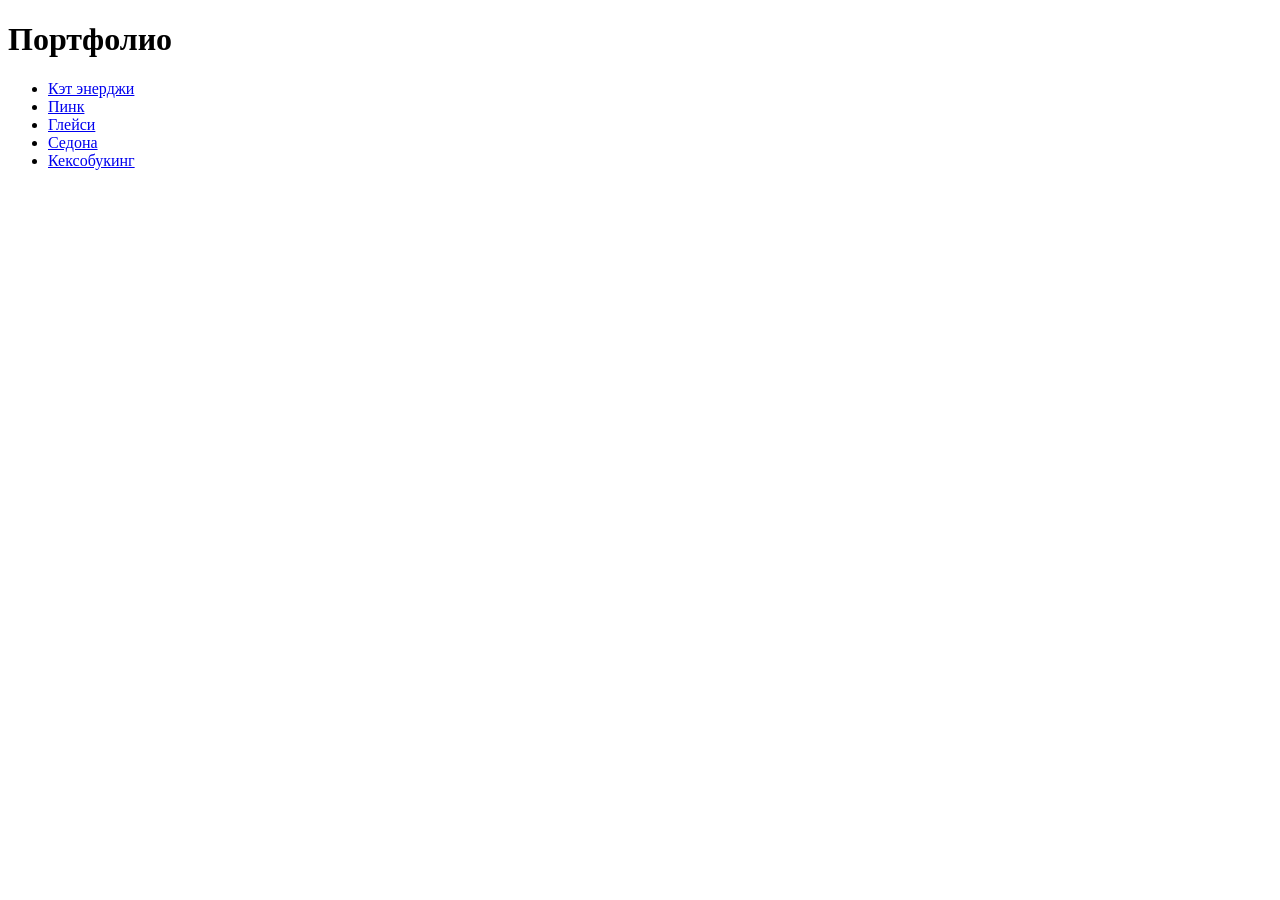
<file: index.html>
<!DOCTYPE html>
<html lang="ru">
  <head>
    <meta charset="UTF-8">
    <meta name="viewport" content="width=device-width, initial-scale=1.0">
    <meta http-equiv="X-UA-Compatible" content="ie=edge">
    <title>Юлия Бузина. Портфолио</title>
  </head>
  <body>
    <h1>Портфолио</h1>
    <ul>
      <li>
        <a href="cat-energy/index.html">Кэт энерджи</a>
      </li>
      <li>
        <a href="pink/index.html">Пинк</a>
      </li>
      <li>
        <a href="Gllacy-shop/index.html">Глейси</a>
      </li>
      <li>
        <a href="sedona/index.html">Седона</a>
      </li>
      <li>
        <a href="keksobooking/index.html">Кексобукинг</a>
      </li>
    </ul>
</body>
</html>
</file>
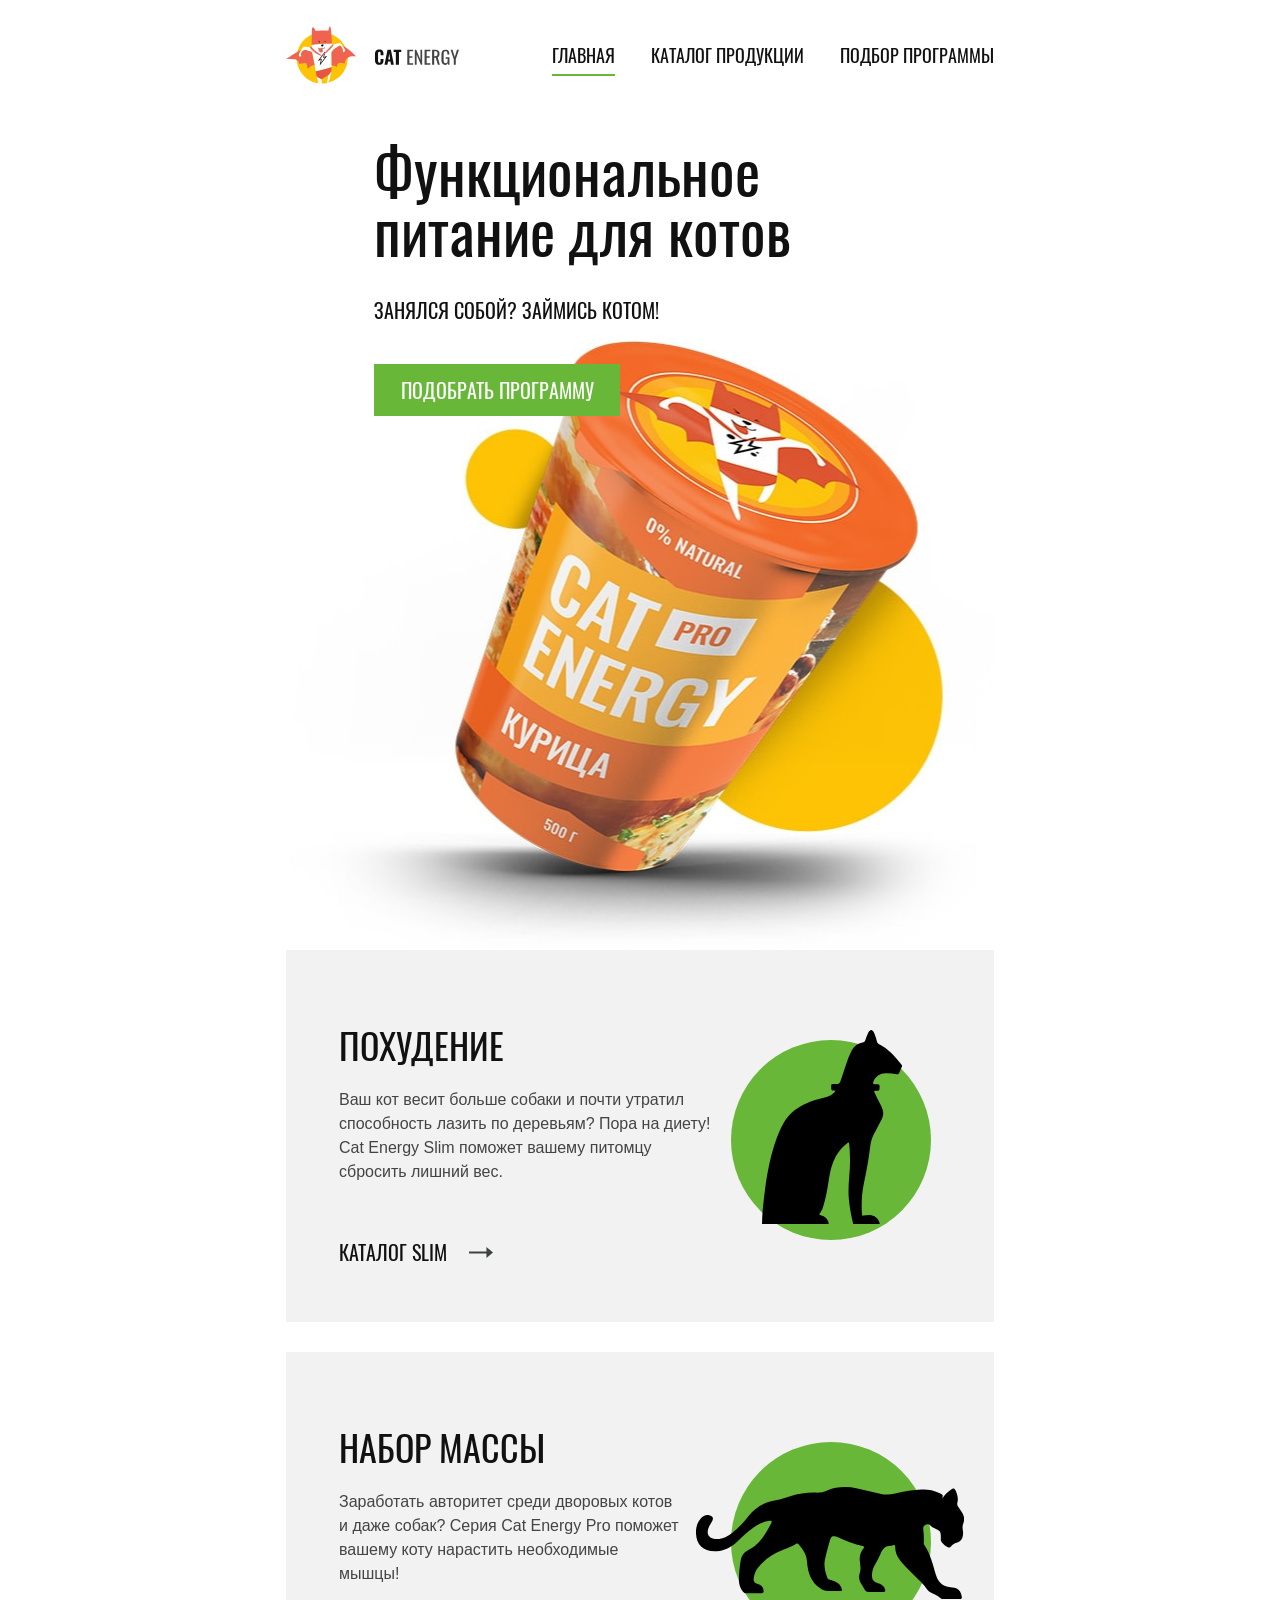
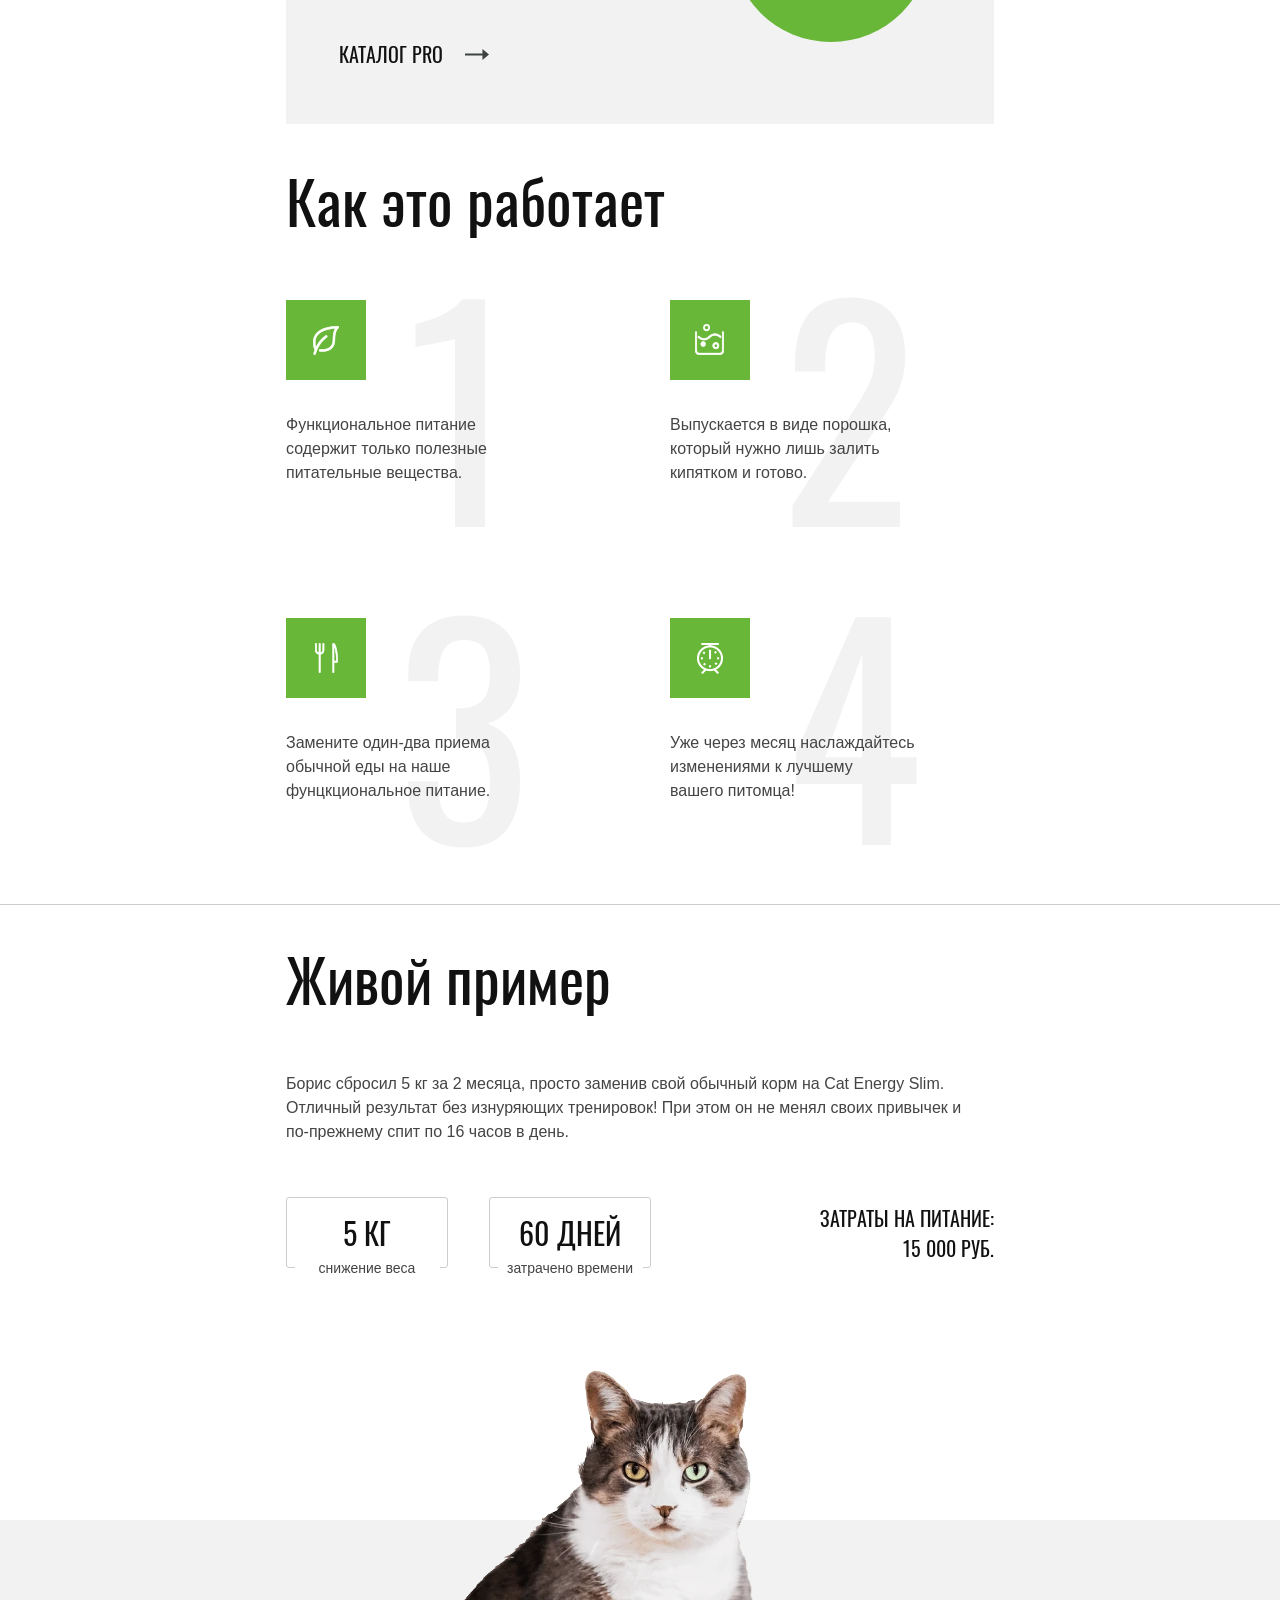
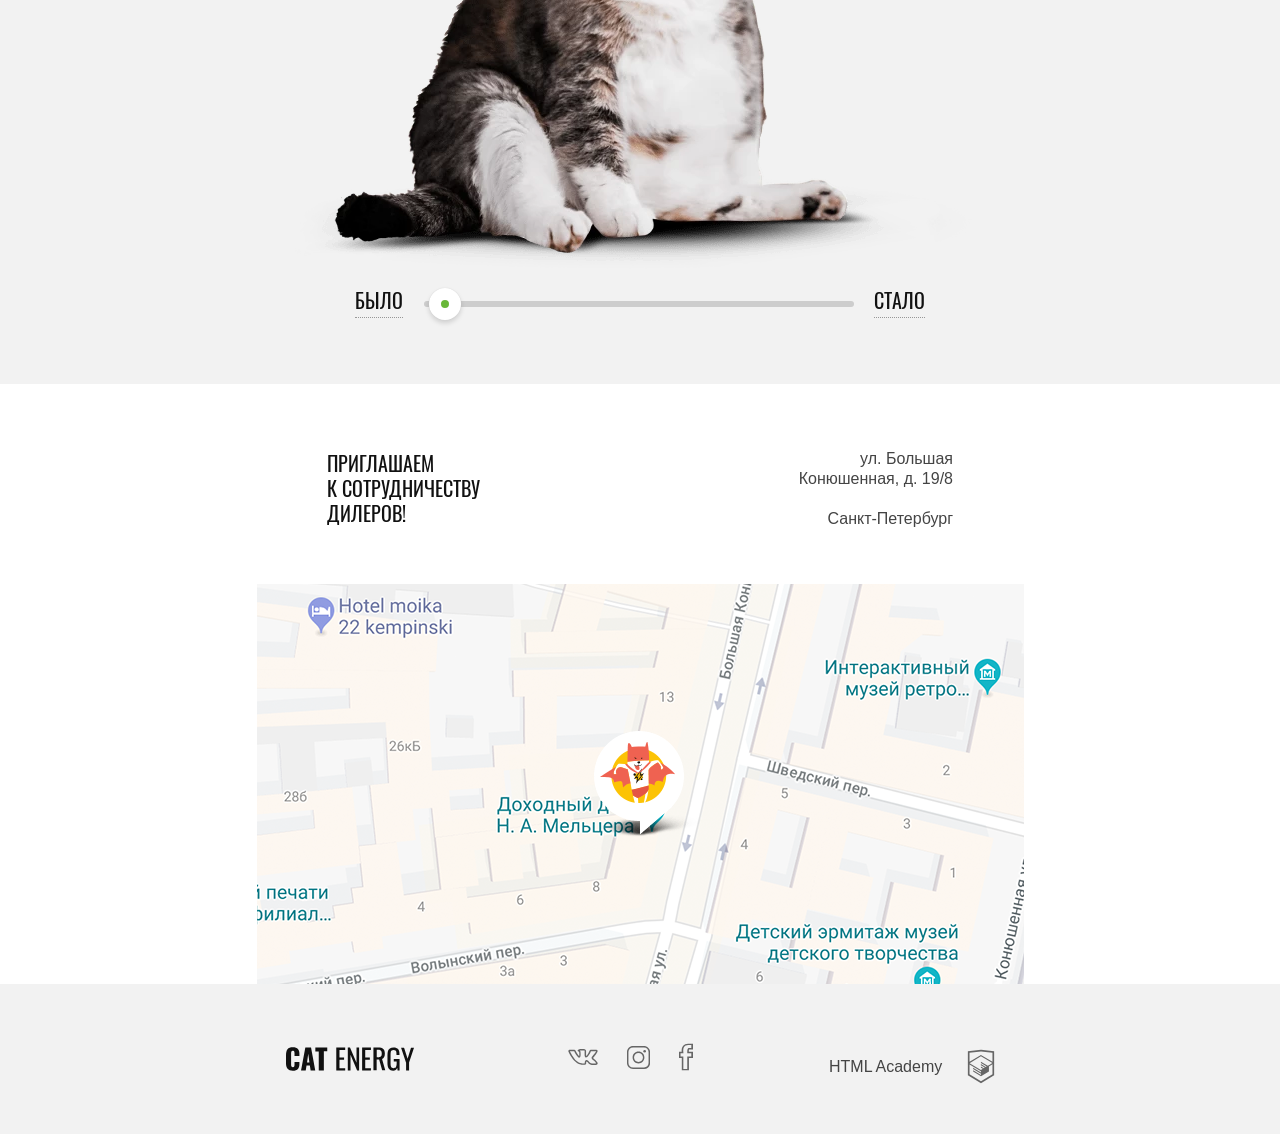
<file: cat-energy/index.html>
<!DOCTYPE html>
<html lang="ru">
  <head>
    <meta charset="utf-8">
    <meta name="viewport" content="width=device-width, initial-scale=1.0">
    <link href="css/style.min.css" rel="stylesheet">
    <link href="fonts/oswaldregular.woff2" rel="preload" as="font" type="font/woff2" crossorigin="">
    <link href="fonts/oswaldmedium.woff2" rel="preload" as="font" type="font/woff2" crossorigin="">
    <script>
      document.createElement( "picture" );
    </script>
    <script src="js/picturefill.min.js" async=""></script>

    <title>Кэт энерджи</title>
  </head>
  <body>
    <div style="display:none">
      <svg xmlns="http://www.w3.org/2000/svg"><symbol id="icon-fb-mobile" viewbox="0 0 10 19"><path d="M7.1 19H2v-8.8H0V5.8h1.9c-.1-2 .2-3.4 1.1-4.4C3.8.5 5 .1 6.5 0H10v4.2H7.2c-.1.2-.2.8-.2 1.6h3v4.4H7.1V19zm-4-1h2.8V9.1h2.9V6.8H5.9v-.5c0-1.4 0-2.6.7-3.1l.1-.1h2.1V1H6.5c-1.2.1-2 .4-2.6 1-.8.8-1 2.3-.8 4.2l.1.6H1.1v2.3h2V18z"></path></symbol><symbol id="icon-fb" viewbox="34.789 -4.709 13.518 27.75"><path d="M44.32 23.041h-6.816V10.137h-2.715V3.763h2.629c-.202-2.887.298-5 1.519-6.444 1.039-1.229 2.583-1.911 4.588-2.026l4.782-.001v6.15h-3.755c-.166.315-.251 1.093-.252 2.321h3.978v6.375H44.32v12.903zm-5.316-1.5h3.816V8.637h3.957V5.263h-3.953l-.016-.734c-.044-2.04.002-3.784 1.007-4.46l.19-.127h2.801v-3.15h-3.239c-1.557.091-2.711.581-3.485 1.496-1.041 1.231-1.41 3.298-1.099 6.144l.092.832h-2.786v3.375h2.715v12.902z"></path></symbol><symbol id="icon-gift" viewbox="0 0 55.5 60"><path d="M52.3 12.2h-7c.5-.7.8-1.4 1.1-2.2.6-2 .4-4.1-.6-5.9-1-1.8-2.6-3.1-4.6-3.7-2-.6-4.1-.4-5.9.6-3.6 2-6.2 6.1-7.6 9-1.4-2.9-4-7.1-7.6-9-3.8-2-8.5-.6-10.5 3.1-1.4 2.7-1.2 5.8.5 8.1h-7c-1.7 0-3.1 1.4-3.1 3.1v9.4c0 1.7 1.4 3.1 3.1 3.1H4v26.1c0 3.3 2.7 6 6 6h35.5c3.3 0 6-2.7 6-6V27.8h.8c1.7 0 3.1-1.4 3.1-3.1v-9.4c.1-1.7-1.3-3.1-3.1-3.1zM36.5 3c1.3-.7 2.7-.8 4.1-.4 1.3.4 2.4 1.3 3.1 2.6.7 1.3.8 2.7.4 4.1-.4 1.2-1.1 2.2-2.2 2.9H29.4C30.5 9.6 33 5 36.5 3zM11.7 5.2C13.2 2.6 16.4 1.6 19 3c3.5 1.9 6 6.6 7.1 9.1H13.5c-2.3-1.4-3.1-4.5-1.8-6.9zm14.8 22.6v13.7H6.4V27.8h20.1zM6.4 53.9v-10h20.2v13.7H10c-2 0-3.6-1.7-3.6-3.7zm39.1 3.7H28.9V43.9h20.2v10c0 2-1.6 3.7-3.6 3.7zm3.6-16.1H28.9V27.8h20.2v13.7zm4-16.8c0 .4-.3.7-.7.7H3.2c-.4 0-.7-.3-.7-.7v-9.4c0-.4.3-.7.7-.7h49.2c.4 0 .7.3.7.7v9.4z"></path></symbol><symbol id="icon-htmlacademy" viewbox="0 0 60 60"><path d="M30.2 5H30L10.3 7.1v36.2L30 55l19.7-11.7V7.1L30.2 5zm17 36.8L30 52 12.8 41.8V27l17.1 10.2V39l-11.7-7v1.8L30 40.9v1.9l-11.8-7v1.8l11.8 7 11.9-7.1v-7.6l5.3-3.2v15.1zm-.1-17l-4.7 2.8-2.2 1.3-10.3-6.1v1.8l8.8 5.3h-.1l-.2.1-1.3.7-7.3-4.3v1.8l5.8 3.4-1.4.9-4.3-2.6v1.8l2.9 1.7-2.9 1.7-17-10.1 17-10.2 17.2 10zm.1-1.8L29.9 12.8 12.8 23V9.4L30 7.6l17.2 1.8V23z"></path></symbol><symbol id="icon-insta-mobile" viewbox="0 0 16 16"><path d="M11.8 1C13.6 1 15 2.4 15 4.2v7.7c0 1.7-1.4 3.1-3.1 3.1H4.2C2.4 15 1 13.6 1 11.8V4.2C1 2.4 2.4 1 4.2 1h7.6m0-1H4.2C1.9 0 0 1.9 0 4.2v7.7C0 14.1 1.9 16 4.2 16h7.7c2.3 0 4.2-1.9 4.2-4.2V4.2C16 1.9 14.1 0 11.8 0z"></path><path class="st0" d="M8 4.9c1.7 0 3.1 1.4 3.1 3.1 0 1.7-1.4 3.1-3.1 3.1-1.7 0-3.1-1.4-3.1-3.1 0-1.7 1.4-3.1 3.1-3.1m0-1C5.7 3.9 3.9 5.7 3.9 8s1.8 4.1 4.1 4.1 4.1-1.8 4.1-4.1S10.3 3.9 8 3.9z"></path><circle cx="12.3" cy="3.7" r=".9"></circle></symbol><symbol id="icon-insta" viewbox="-3 -3 23 23"><path fill="#231F20" d="M14.002-1.501C16.482-1.501 18.5.519 18.5 3v11c0 2.481-2.018 4.5-4.498 4.5H3.01A4.504 4.504 0 0 1-1.488 14V3C-1.488.519.53-1.5 3.01-1.5h10.992m0-1.5H3.01C-.29-3-2.987-.301-2.987 3v11.001C-2.987 17.299-.29 20 3.01 20h10.995C17.301 20 20 17.299 20 13.999V3c0-3.301-2.699-6-5.998-6z"></path><path fill="#231F20" d="M8.506 4.078a4.434 4.434 0 0 1 4.429 4.428c0 2.44-1.989 4.43-4.429 4.43a4.434 4.434 0 0 1-4.428-4.43 4.431 4.431 0 0 1 4.428-4.428m0-1.5a5.929 5.929 0 0 0 0 11.855c3.274 0 5.926-2.653 5.926-5.927S11.78 2.578 8.506 2.578z"></path><circle fill="#231F20" cx="14.646" cy="2.379" r="1.341"></circle></symbol><symbol id="icon-logo-footer" viewbox="0 0 127.8 23.4"><path class="st0" d="M1.6 21.5C.6 20.2 0 18.3 0 15.9V7.6c0-2.5.5-4.4 1.5-5.7C2.6.6 4.3 0 6.8 0c2.4 0 4.1.6 5.1 1.7s1.5 2.8 1.5 4.9v2H8.5V6.3c0-.9-.1-1.6-.3-2s-.6-.8-1.4-.8c-.7 0-1.2.2-1.4.7s-.3 1.3-.3 2.2v10.7c0 .9.1 1.6.4 2.1.2.5.7.7 1.4.7s1.1-.2 1.3-.7c.2-.5.3-1.2.3-2.1v-2.4h4.9v2c0 2.1-.5 3.8-1.5 5-1 1.2-2.7 1.8-5.1 1.8-2.4-.1-4.2-.7-5.2-2zM19.3.3H25l4.2 22.8h-4.6l-.8-4.8h-3.3l-.8 4.8H15L19.3.3zm4.1 15l-1.2-8.9-1.2 8.9h2.4zm9.3-11.2h-3.4V.3h11.9V4h-3.4v19.1h-5.1v-19zM50.3.3h8.8v2.4h-5.7v7.5H58v2.3h-4.6v8.4h5.7v2.3h-8.9V.3zm11.4 0h2.2l6.5 15.1V.3H73v22.8h-2L64.4 7.5v15.6h-2.7V.3zM76 .3h8.8v2.4h-5.7v7.5h4.6v2.3h-4.6v8.4h5.7v2.3H76V.3zm11.4 0H92c2.3 0 4 .5 5.1 1.4 1.1.9 1.6 2.5 1.6 4.6 0 2.9-.9 4.7-2.8 5.3L99.1 23H96l-3-10.7h-2.5V23h-3.2V.3zm4.4 9.8c1.4 0 2.3-.3 2.9-.8.6-.5.9-1.5.9-3 0-.9-.1-1.7-.3-2.2-.2-.5-.6-.9-1.1-1.2-.5-.3-1.3-.4-2.2-.4h-1.4V10h1.2zm10.9 11.3c-.9-1.3-1.4-3.2-1.4-5.8V8c0-1.8.2-3.2.5-4.3.4-1.1 1-2 1.9-2.6s2.1-.9 3.7-.9c2.1 0 3.6.5 4.5 1.6s1.4 2.7 1.4 5v.8h-3v-.7c0-1.1-.1-1.9-.2-2.5-.1-.6-.4-1-.8-1.3-.4-.3-1-.5-1.9-.5-.9 0-1.5.2-2 .6s-.7.9-.8 1.6-.2 1.6-.2 2.7V16c0 1.7.2 3 .6 3.8.4.8 1.2 1.1 2.4 1.1s2-.4 2.4-1.2c.4-.8.7-2.1.7-4v-1.6h-2.9v-2.3h5.8v11.3h-2l-.3-2.6c-.7 1.9-2.1 2.9-4.1 2.9-1.9 0-3.4-.7-4.3-2zm17.1-6.3L114.9.4h3l3.5 11 3.4-11h3l-4.9 14.7v8h-3v-8z"></path></symbol><symbol id="icon-mail" viewbox="0 0 17 13"><path d="M15.6 11.6H1.4V5.8H0V13h17V5.8h-1.4v5.8zM0 0v2.3l8.5 7.1L17 2.3V0H0zm15.6 1.6L8.5 7.5 1.4 1.6v-.2h14.2v.2z"></path></symbol><symbol id="icon-phone" viewbox="0 0 20 20"><path d="M17.9 9.4H9.4v1.2h8.5l-2.1 2.1.9.9 3.1-3.1c.2-.2.2-.6 0-.9l-3.1-3.1-.9.9 2.1 2zm-9.8 10v-6.2c0-.3-.3-.6-.6-.6H3.1c0 .7.6 1.2 1.2 1.2h2.5v5H3.1c-1 .1-1.8-.7-1.9-1.7v-14c0-1 .8-1.8 1.7-1.8h3.9v5H4.4c-.7 0-1.2.6-1.2 1.2h4.4c.3 0 .6-.3.6-.6V.6C8.1.3 7.8 0 7.5 0H3.1C1.5-.1.1 1.2 0 2.9v13.9c-.1 1.7 1.2 3.1 2.9 3.1h4.6c.3.1.6-.2.6-.5z"></path></symbol><symbol id="icon-vk-mobile" viewbox="0 0 22 12"><path d="M17.6 12c-.3 0-.9-.1-1.5-.5-.5-.3-.9-.7-1.3-1.2-.3-.3-.9-.9-1.1-.9-.2.1-.4.7-.3 1.2 0 .1 0 .6-.3.9-.3.3-.8.4-.9.4h-1.4c-.7 0-3.2-.2-5.4-2.3C2.5 7.1.2 2.2.1 2 0 1.6-.1 1.2.2.9c.3-.3.8-.4 1-.4h3.1c.1 0 .4.1.7.3.3.2.4.5.5.6 0 0 .5 1.1 1.1 2 1 1.5 1.4 1.9 1.5 2 .1-.4.2-1.4.1-2.3 0-.4-.1-.8-.2-1-.1-.1-.3-.2-.5-.2l-.6-.5c0-.5.5-.9.9-1.1.5-.2 1.3-.3 2.3-.3h.5c.9 0 1.2.1 1.6.1 1.2.3 1.2 1.3 1.1 2.5v1.6c0 .3 0 .8.1 1 .2-.1.6-.5 1.5-1.9.6-.9 1-1.9 1.1-2.1.1-.3.4-.7 1.2-.7h3.4c.7 0 1.2.2 1.3.7.2.5.1 1.3-1.7 3.5-.3.3-.5.6-.7.9-.5.4-.9 1-.9 1.1 0 .1.5.5.9.9 1.1.9 1.9 1.7 2.2 2.3.4.6.3 1 .2 1.3-.3.7-1.2.7-1.4.8h-2.9zm-3.9-3.7c.7 0 1.2.6 1.8 1.2.4.4.7.8 1.1 1 .5.3 1 .3 1 .3h2.9c.1 0 .3-.1.4-.1 0 0 0-.1-.1-.1-.3-.5-1-1.3-2-2.1-.9-.7-1.3-1.1-1.4-1.7 0-.6.4-1.1 1.2-2.1.2-.2.4-.5.7-.8 1.1-1.4 1.4-2 1.5-2.3h-3.9c0 .4-.5 1.5-1.1 2.4-1.4 2.1-2 2.4-2.5 2.4-.1 0-.3 0-.4-.1-.7-.4-.7-1.4-.7-2.1V2.6c.1-1.3 0-1.3-.3-1.4-.3-.1-.5-.1-1.4-.1H10c-.5 0-1 0-1.4.1l.2.2c.4.5.4 1.5.4 1.7.1 1.3 0 2.9-.7 3.3-.1 0-.2.1-.4.1-.6 0-1.3-.7-2.5-2.5C5 2.9 4.5 1.8 4.5 1.8s0-.1-.1-.1-.2-.1-.2-.1h-3c.4.9 2.5 5 4.8 7.2 2 1.9 4.3 2 4.7 2h1.4s.2 0 .2-.1v-.1c0-.2 0-2 1.2-2.3h.2z"></path></symbol><symbol id="icon-vk" viewbox="3.007 11.628 30.004 15.761"><path d="M26.945 27.388c-.386 0-1.17-.082-2.075-.632-.642-.385-1.223-.968-1.784-1.532-.438-.44-1.171-1.177-1.447-1.177-.268.075-.481.921-.476 1.569.004.113-.001.774-.468 1.213-.425.4-1.088.485-1.216.498l-1.926.007c-.967 0-4.358-.218-7.429-3.021-3.674-3.358-6.835-9.798-6.968-10.07-.197-.462-.248-1.066.152-1.482.392-.413 1.081-.472 1.359-.479l4.083-.024.115.008c.091.014.567.095.957.349.388.247.59.651.626.73.01.021.649 1.432 1.475 2.684 1.312 1.99 1.896 2.455 2.103 2.562.188-.417.277-1.7.187-2.871.001-.493-.101-1.098-.252-1.278-.112-.134-.426-.253-.778-.294l-.722-.691c-.096-.658.635-1.226 1.149-1.446.737-.316 1.792-.382 3.147-.382l.71.005c1.235.012 1.622.081 2.149.191 1.702.361 1.64 1.729 1.567 3.312-.021.464-.046 1.001-.046 1.621 0 .151-.005.312-.011.479-.012.38-.032 1.038.093 1.304.219-.145.852-.665 2.072-2.483.783-1.165 1.4-2.539 1.517-2.803l.001-.001c.182-.43.608-.941 1.613-.946l4.274-.024c.012-.003.172-.016.377-.016.98 0 1.597.287 1.832.854.269.65.169 1.657-2.354 4.605-.37.432-.697.804-.982 1.127-.598.678-1.216 1.379-1.237 1.595.053.169.662.665 1.252 1.145 1.53 1.247 2.528 2.264 3.033 3.073.522.759.429 1.33.258 1.677-.424.864-1.638.973-1.877.985l-3.79.047a2.525 2.525 0 0 1-.263.012zm-5.307-4.84c.899 0 1.682.786 2.511 1.618.497.5 1.011 1.016 1.496 1.307.727.44 1.316.421 1.398.412l.103-.009 3.805-.047c.171-.012.411-.073.536-.136a1.167 1.167 0 0 0-.098-.167c-.449-.718-1.388-1.659-2.686-2.718-1.184-.963-1.801-1.465-1.865-2.244-.066-.805.493-1.439 1.607-2.703.28-.318.604-.685.967-1.109 1.559-1.821 1.957-2.64 2.058-2.956-.17-.029-.648-.021-.678-.018l-4.361.028c-.191.001-.249.035-.249.036-.176.414-.812 1.812-1.644 3.05-1.895 2.82-2.785 3.2-3.407 3.201-.204 0-.396-.05-.569-.148-1.003-.569-.963-1.834-.934-2.757.005-.149.01-.295.01-.431 0-.646.025-1.207.048-1.689.076-1.68.016-1.692-.379-1.776-.409-.086-.705-.147-1.856-.159l-.693-.005c-.624 0-1.343.014-1.906.098.092.074.18.157.259.251.588.704.604 1.951.601 2.194.13 1.646.061 3.796-1.018 4.313a1.365 1.365 0 0 1-.597.137c-.926 0-1.854-.885-3.425-3.267a22.863 22.863 0 0 1-1.587-2.887.47.47 0 0 0-.075-.094 1.133 1.133 0 0 0-.32-.116l-4.001.024c-.021.001-.045.002-.07.005.591 1.189 3.426 6.592 6.519 9.419 2.74 2.502 5.826 2.629 6.417 2.629l1.851-.003c.046-.01.218-.062.269-.1-.019.018-.01-.053-.01-.097-.003-.265.012-2.595 1.578-3.034.126-.034.259-.052.395-.052z"></path></symbol></svg>
    </div>
    <header class="page-header page-header--index-page">
      <nav class="page-header__nav page-header__nav--index-page main-nav main-nav--closed main-nav--nojs">
        <div class="main-nav__logo-wrapper">
          <a class="main-nav__logo logo">Логотип "Кэт энерджи"
            <picture>
              <source media="(min-width: 1300px)" srcset="img/logo-desktop.svg">
              <source media="(min-width: 768px)" srcset="img/logo-tablet.svg">
              <img class="logo__image" src="img/logo-mobile.svg" width="33" height="38" alt="Логотип Кэт энерджи">
            </picture>
            <img class="logo__title" src="img/logo-mobile-header.svg" width="101" height="18" alt="Название Кэт энерджи">
          </a>
          <button class="main-nav__toggle" type="button">Открыть меню</button>
        </div>
        <ul class="main-nav__list site-list site-list--index-page">
          <li class="site-list__item">
            <a class="site-list__link site-list__link--active site-list__link--index-page">Главная</a>
          </li>
          <li class="site-list__item">
            <a class="site-list__link site-list__link--index-page" href="catalog.html">Каталог продукции</a>
          </li>
          <li class="site-list__item">
            <a class="site-list__link site-list__link--index-page" href="form.html">Подбор программы</a>
          </li>
        </ul>
      </nav>
      <section class="page-header__content page-header__content--index-page">
          <h1 class="page-header__title page-header__title--index-page">Функциональное питание для котов</h1>
        <div class="page-header__promo">
          <p class="page-header__slogan">Занялся собой? Займись котом!</p>
          <a class="page-header__button btn btn--index-page" href="#">Подобрать программу</a>
        </div>
      </section>
    </header>
    <main>
      <section class="categories">
        <h2 class="visually-hidden">Категории продуктов для ваших котиков</h2>
        <ul class="categories__list">
          <li class="categories__item categories__item--slim">
            <h3 class="categories__title categories__title--slim">Похудение</h3>
            <p class="categories__description">Ваш кот весит больше собаки и почти утратил способность лазить по деревьям? Пора на диету! Cat Energy Slim поможет вашему питомцу сбросить лишний вес.</p>
            <a class="categories__link" href="#">Каталог Slim</a>
          </li>
          <li class="categories__item categories__item--pro">
            <h3 class="categories__title categories__title--pro">Набор массы</h3>
            <p class="categories__description">Заработать авторитет среди дворовых котов и даже собак? Серия Cat Energy Pro поможет вашему коту нарастить необходимые мышцы!</p>
            <a class="categories__link" href="#">Каталог pro</a>
          </li>
        </ul>
      </section>
      <section class="advantages">
        <h2 class="advantages__title">Как это работает</h2>
        <ul class="advantages__list">
          <li class="advantages__item advantages__item--leaf">
            <p>Функциональное питание содержит только полезные питательные вещества.</p>
          </li>
          <li class="advantages__item advantages__item--powder">
            <p>Выпускается в виде порошка, который нужно лишь залить кипятком и готово.</p>
          </li>
          <li class="advantages__item advantages__item--dining">
            <p>Замените один-два приема обычной еды на наше фунцкциональное питание.</p>
          </li>
          <li class="advantages__item advantages__item--clock">
            <p>Уже через месяц наслаждайтесь изменениями к лучшему вашего&nbsp;питомца!</p>
          </li>
        </ul>
      </section>
      <section class="case">
        <div class="case__wrapper">
          <div class="case__container">
            <h2 class="case__title">Живой пример</h2>
            <p class="case__description">Борис сбросил 5 кг за 2 месяца, просто заменив свой обычный корм на Cat Energy Slim. Отличный результат без изнуряющих тренировок! При этом он не менял своих привычек и по&#8209;прежнему спит по 16 часов в день.</p>
            <div class="case__inner">
              <dl class="case__list">
                <div class="case__item-wrapper">
                  <dt class="case__term">5 кг</dt>
                  <dd class="case__definition">снижение веса</dd>
                </div>
                <div class="case__item-wrapper">
                  <dt class="case__term">60 дней</dt>
                  <dd class="case__definition">затрачено времени</dd>
                </div>
              </dl>
              <p class="case__summary"><span class="case__notation">Затраты на питание:</span><span class="case__result"> 15 000 руб.</span></p>
            </div>
          </div>
          <div class="case__slider slider">
            <input class="slider__toggle slider__toggle--before" type="radio" id="check_1" name="toggle" checked="">
            <input class="slider__toggle slider__toggle--after" type="radio" id="check_2" name="toggle">
            <p class="slider__slides">
              <picture>
                <source type="image/webp" media="(min-width: 1300px)" srcset="img/before-desktop@1x.webp 1x, img/before-desktop@2x.webp 2x">
                <source type="image/webp" media="(min-width: 768px)" srcset="img/before-tablet@1x.webp 1x, img/before-tablet@2x.webp 2x">
                <source type="image/webp" srcset="img/before-mobile@1x.webp 1x, img/before-mobile@2x.webp 2x">
                <source media="(min-width: 1300px)" srcset="img/before-desktop@1x.png 1x, img/before-desktop@2x.png 2x">
                <source media="(min-width: 768px)" srcset="img/before-tablet@1x.png 1x, img/before-tablet@2x.png 2x">
                <img class="slider__item slider__item--before" src="img/before-mobile@1x.png" srcset="img/before-mobile@2x.png 2x" alt="Фото котика ДО">
              </picture>
              <picture>
                <source type="image/webp" media="(min-width: 1300px)" srcset="img/after-desktop@1x.webp 1x, img/after-desktop@2x.webp 2x">
                <source type="image/webp" media="(min-width: 768px)" srcset="img/after-tablet@1x.webp 1x, img/after-tablet@2x.webp 2x">
                <source type="image/webp" srcset="img/after-mobile@1x.webp 1x, img/after-mobile@2x.webp 2x">
                <source media="(min-width: 1300px)" srcset="img/after-desktop@1x.png 1x, img/after-desktop@2x.png 2x">
                <source media="(min-width: 768px)" srcset="img/after-tablet@1x.png 1x, img/after-tablet@2x.png 2x">
                <img class="slider__item slider__item--after" src="img/after-mobile@1x.png" srcset="img/after-mobile@2x.png 2x" alt="Фото котика ПОСЛЕ">
              </picture>
            </p>
            <p class="slider__control-wrapper">
              <label class="slider__label" for="check_1">Было</label>
              <span class="slider__control"></span>
              <label class="slider__label" for="check_2">Стало</label>
            </p>
          </div>
        </div>
      </section>
      <section class="contacts">
        <h2 class="visually-hidden">Контакты</h2>
        <div class="contacts__wrapper">
          <p class="contacts__slogan">Приглашаем к&nbsp;сотрудничеству дилеров!</p>
          <p class="contacts__info">ул. Большая Конюшенная, д. 19/8 <span>Санкт-Петербург</span></p>
        </div>
        <div class="contacts__map" id="map-id"></div>
      </section>
    </main>
    <footer class="page-footer">
      <div class="page-footer__wrapper">
        <a class="page-footer__logo" href="index.html">
          <svg class="page-footer__svg" width="128" height="24">
            <use xlink:href="#icon-logo-footer"></use>
          </svg>
        </a>
        <div class="page-footer__social-wrapper">
          <ul class="page-footer__social social">
            <li class="social__item">
              <a class="social__link" href="#">ВКонтакте
                <svg class="social__svg social__svg--vk" width="22" height="12">
                  <use xlink:href="#icon-vk-mobile"></use>
                </svg>
              </a>
            </li>
            <li class="social__item">
              <a class="social__link social__link--insta" href="#">Инстаграм
                <svg class="social__svg social__svg--insta" width="16" height="16">
                  <use xlink:href="#icon-insta-mobile"></use>
                </svg>
              </a>
            </li>
            <li class="social__item">
              <a class="social__link" href="#">Фейсбук
                <svg class="social__svg social__svg--facebook" width="12" height="20">
                  <use xlink:href="#icon-fb-mobile"></use>
                </svg>
              </a>
            </li>
          </ul>
        </div>
        <p class="page-footer__copyright copyright">
          <a class="copyright__link" href="https://htmlacademy.ru/intensive/adaptive">
            <span class="copyright__author">HTML Academy</span>
            <svg class="copyright__svg" width="40" height="47">
              <use xlink:href="#icon-htmlacademy"></use>
            </svg>
          </a>
        </p>
      </div>
    </footer>
    <script src="https://api-maps.yandex.ru/2.1/?lang=ru_RU" type="text/javascript"></script>
    <script src="js/script.min.js"></script>
  </body>
</html>
</file>
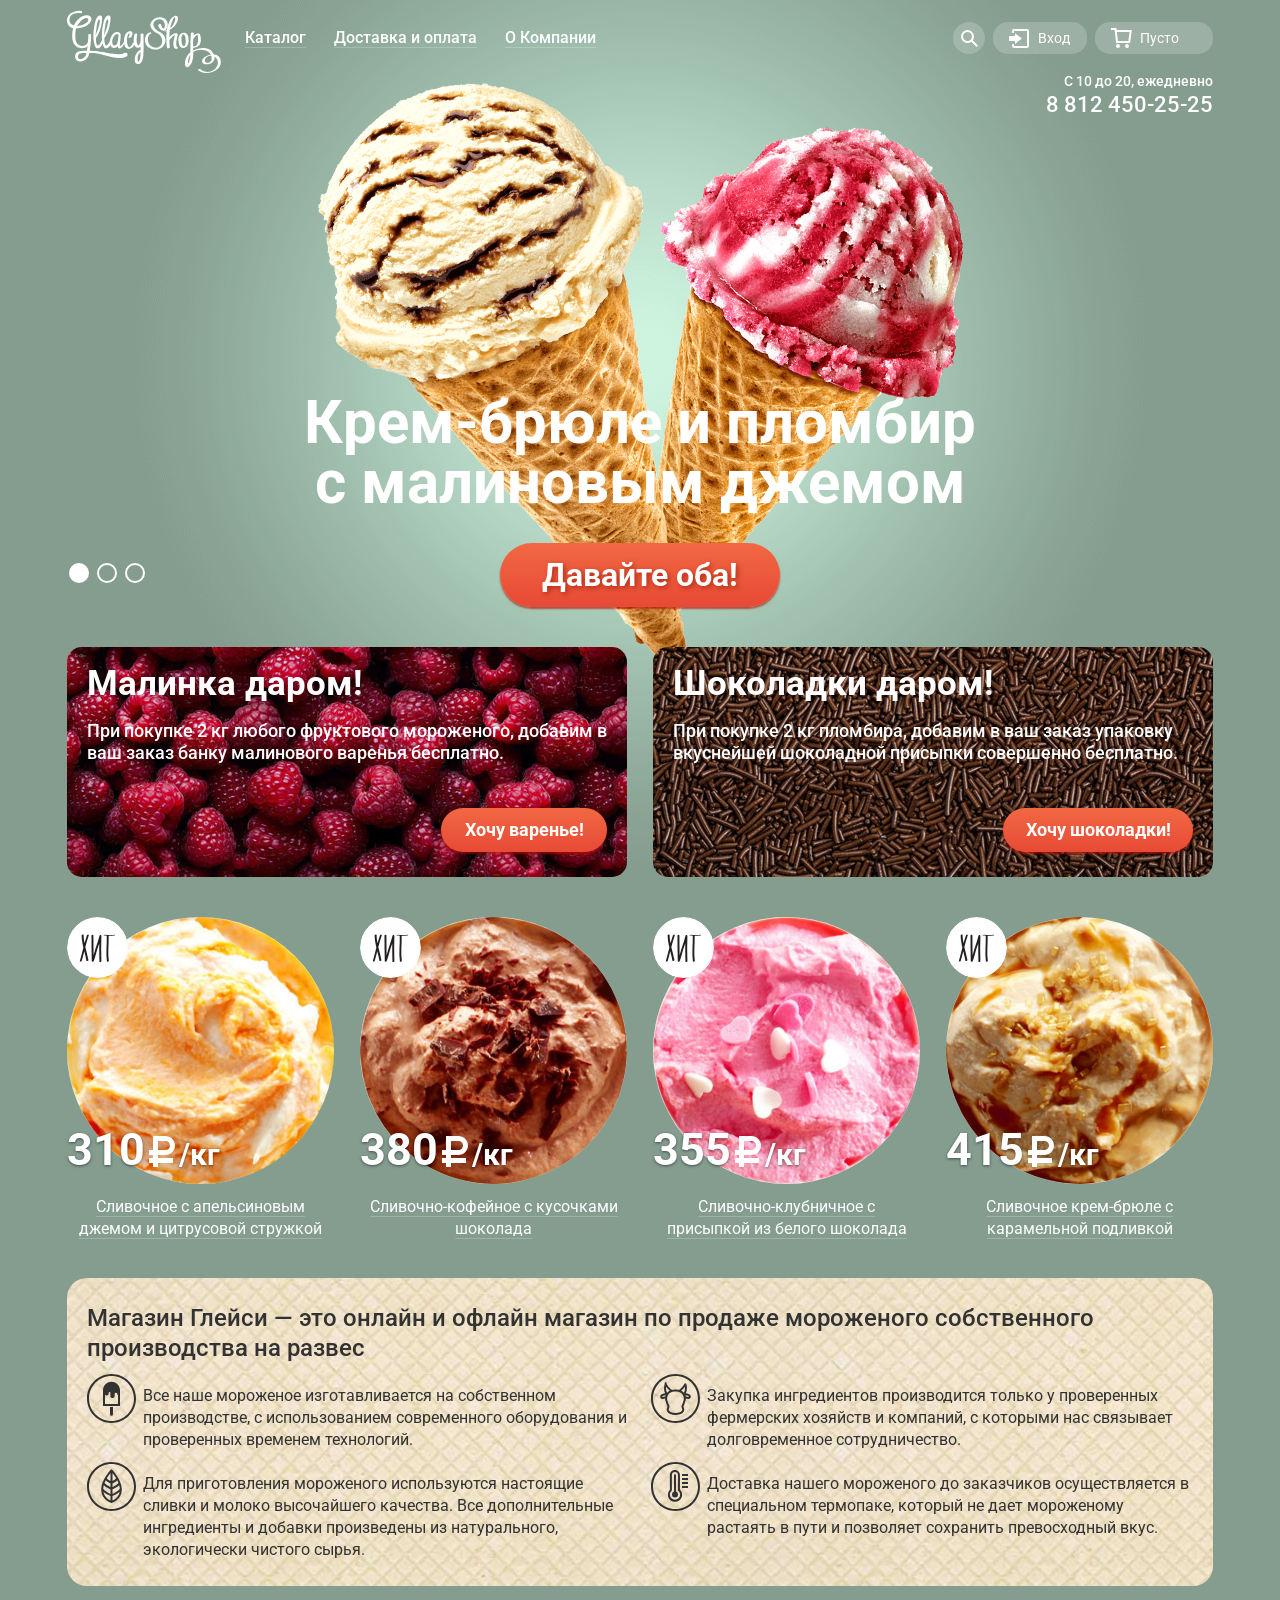
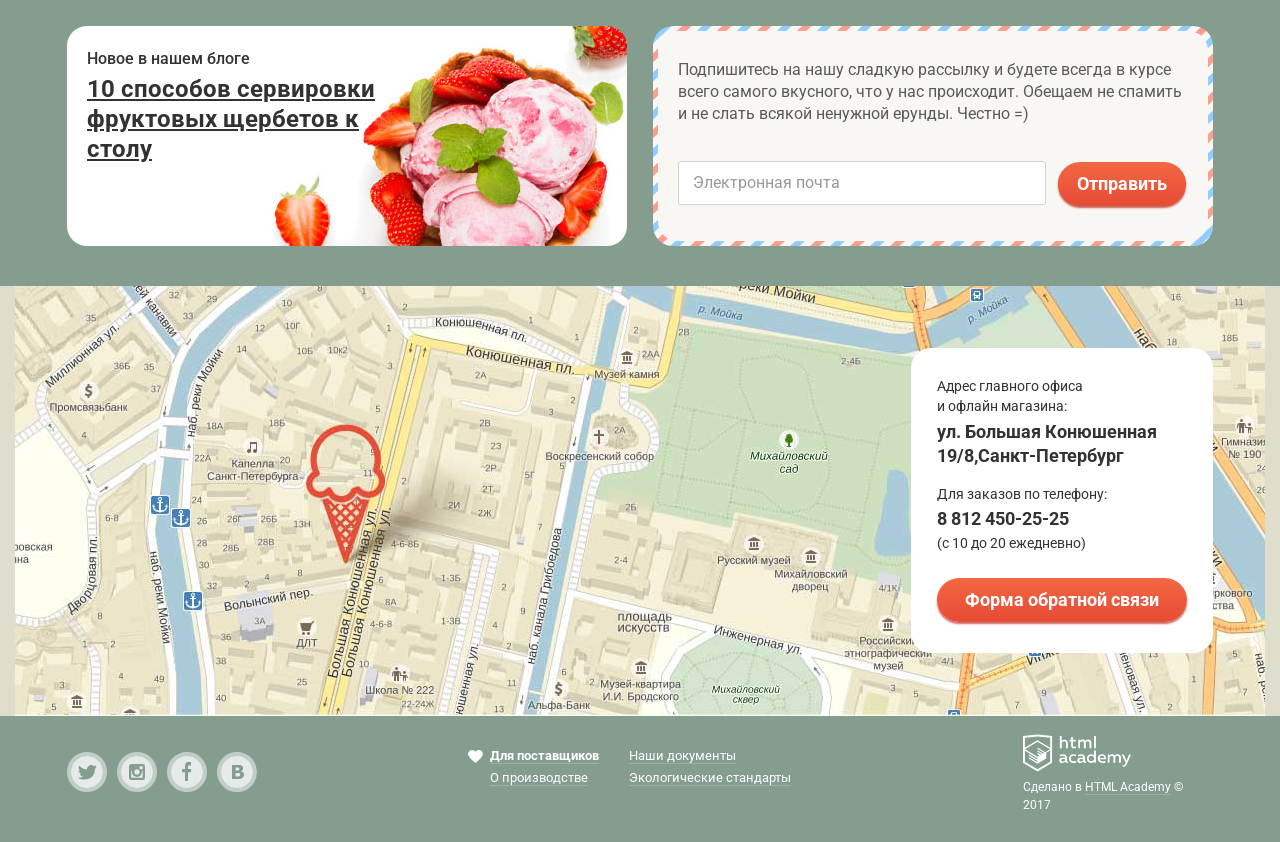
<file: Gllacy-shop/index.html>
<!DOCTYPE html>
<html lang="ru">
  <head>
    <meta charset="utf-8">
    <link href="css/normalize.css" rel="stylesheet">
    <link href="css/style.min.css" rel="stylesheet">
    <link href="https://fonts.googleapis.com/css?family=Roboto:400,500,700&amp;subset=cyrillic,cyrillic-ext,latin-ext" rel="stylesheet">
    <title>"Глейси" магазин мороженого</title>
  </head>
  <body>
    <input class="visually-hidden" type="radio" id="btn-1" name="toggle" checked>
    <input class="visually-hidden" type="radio" id="btn-2" name="toggle">
    <input class="visually-hidden" type="radio" id="btn-3" name="toggle">
    <div class="page-container">
      <header class="main-header container">
        <nav class="main-nav">
          <div class="header-left">
            <a class="header-logo">
              <img class="header-logo-img" src="img/logo.svg" width="154" height="64" alt="Глейси">
            </a>
            <ul class="main-nav-list">
              <li class="main-nav-item">
                <a class="main-nav-link" href="#">Каталог</a>
                <ul class="main-subnav-list">
                  <li class="main-subnav-item">
                    <a class="main-subnav-link first-link" tabindex="1" href="#">Новинки</a>
                  </li>
                  <li class="main-subnav-item">
                    <a class="main-subnav-link" href="catalog.html">Сливочное</a>
                  </li>
                  <li class="main-subnav-item">
                    <a class="main-subnav-link" href="#">Щербеты</a>
                  </li>
                  <li class="main-subnav-item">
                    <a class="main-subnav-link" href="#">Фруктовый лёд</a>
                  </li>
                  <li class="main-subnav-item">
                    <a class="main-subnav-link" href="#">Мелорин</a>
                  </li>
                </ul>
              </li>
              <li class="main-nav-item">
                <a class="main-nav-link" href="#">Доставка и оплата</a>
              </li>
              <li class="main-nav-item">
                <a class="main-nav-link" href="#">О Компании</a>
              </li>
            </ul>
          </div>
          <div class="user-block">
            <ul class="user-block-list">
              <li class="user-block-item search">
                <a class="user-block-link link-search" href="#">Поиск</a>
                <div class="modal-wrapper">
                  <h3 class="visually-hidden">Форма поиска</h3>
                    <form class="modal search-form" action="https://echo.htmlacademy.ru" method="post">
                      <p class="form-row">
                        <input class="input-field" type="search" name="search" id="search-id" placeholder="Что ищем?">
                        <label for="search-id">Что ищем?</label>
                      </p>
                    </form>
                </div>
              </li>
              <li class="user-block-item enter">
                <a class="user-block-link link-enter" href="#">Вход</a>
                <div class="modal-wrapper">
                  <h3 class="visually-hidden">Форма входа</h3>
                  <form class="modal enter-form" action="https://echo.htmlacademy.ru" method="post">
                    <p class="form-row">
                      <input class="input-field" type="email" name="enter-email" id="enter-email-id" placeholder="Электронная почта">
                      <label for="enter-email-id">Электронная почта</label>
                    </p>
                    <p class="form-row">
                      <input class="input-field" type="password" name="enter-password" id="enter-password-id" placeholder="Пароль">
                      <label for="enter-password-id">Пароль</label>
                    </p>
                    <div class="enter-control-wrapper">
                      <p class="enter-info">
                        <a class="info-link" href="#">Забыли пароль?</a>
                        <a class="info-link" href="#">Новая регистрация</a>
                      </p>
                      <input class="btn enter-btn" type="submit" value="Войти">
                    </div>
                  </form>
                </div>
              </li>
              <li class="user-block-item">
                <a class="user-block-link user-block-bascket" href="#" aria-label="Корзина">Пусто</a>
              </li>
            </ul>
            <section class="user-block-info">
              <h3 class="visually-hidden">Контактная информация</h3>
              <p class="info-shedule">С 10 до 20, ежедневно</p>
              <p class="info-phone">8 812 450-25-25</p>
            </section>
          </div>
        </nav>
      </header>
      <main class="main-content">
        <div class="container">
          <h1 class="visually-hidden">Магазин мороженого-Глейси</h1>
        <!--Слайдер-->
          <ul class="slider">
            <li class="slide">
              <h2 class="slide-header">Крем-брюле и пломбир с малиновым джемом</h2>
              <a class="btn slide-btn" href="#">Давайте оба!</a>
            </li>
            <li class="slide">
              <h2 class="slide-header">Шоколадный пломбир и лимонный сорбет</h2>
              <a class="btn slide-btn" href="#">Давайте оба!</a>
            </li>
            <li class="slide">
              <h2 class="slide-header">Пломбир с помадкой и клубничный щербет</h2>
              <a class="btn slide-btn" href="#">Давайте оба!</a>
            </li>
          </ul>
          <div class="back-controls">
            <label for="btn-1"></label>
            <label for="btn-2"></label>
            <label for="btn-3"></label>
          </div>


            <!--Баннеры-->
          <section class="banners">
            <h2 class="visually-hidden">Рекламные предложения</h2>
            <ul class="banners-list">
              <li class="banner-item banner-1">
                <b class="banner-promo">Малинка даром!</b>
                <p class="banner-offer">При покупке 2 кг любого фруктового мороженого, добавим в ваш заказ банку малинового варенья бесплатно.</p>
                <a class="btn banner-btn" href="#">Хочу варенье!</a>
              </li>
              <li class="banner-item banner-2">
                <b class="banner-promo">Шоколадки даром!</b>
                <p class="banner-offer">При покупке 2 кг пломбира, добавим в ваш заказ упаковку вкуснейшей шоколадной присыпки совершенно бесплатно.</p>
                <a class="btn banner-btn" href="#">Хочу шоколадки!</a>
              </li>
            </ul>
          </section>

            <!--Хиты-->
          <section class="catalog hits">
            <h2 class="visually-hidden">Самые популярные товары</h2>
            <ul class="catalog-list">
              <li class="catalog-item">
                <img class="catalog-item-img" src="img/ice_hit1.jpg" width="267" height="267" alt="Сливочное с апельсиновым джемом и цитрусовой стружкой">
                <b class="price">310<span>/кг</span></b>
                <a class="catalog-item-link" href="#">Сливочное с апельсиновым джемом и цитрусовой стружкой</a>
                <a class="btn catalog-btn" href="#">Быстрый просмотр</a>
              </li>
              <li class="catalog-item">
                <img class="catalog-item-img" src="img/ice_hit2.jpg" width="267" height="267" alt="Сливочно-кофейное с кусочками шоколада">
                <b class="price">380<span>/кг</span></b>
                <a class="catalog-item-link" href="#">Сливочно-кофейное с кусочками шоколада</a>
                <a class="btn catalog-btn" href="#">Быстрый просмотр</a>
              </li>
              <li class="catalog-item">
                <img class="catalog-item-img" src="img/ice_hit3.jpg" width="267" height="267" alt="Сливочно-клубничное с присыпкой из белого шоколада">
                <b class="price">355<span>/кг</span></b>
                <a class="catalog-item-link" href="#">Сливочно-клубничное с<br>присыпкой из белого шоколада</a>
                <a class="btn catalog-btn" href="#">Быстрый просмотр</a>
              </li>
              <li class="catalog-item">
                <img class="catalog-item-img" src="img/ice_hit4.jpg" width="267" height="267" alt="Сливочное крем-брюле с карамельной подливкой">
                <b class="price">415<span>/кг</span></b>
                <a class="catalog-item-link" href="#">Сливочное крем-брюле с карамельной подливкой</a>
                <a class="btn catalog-btn" href="#">Быстрый просмотр</a>
              </li>
            </ul>
          </section>

            <!--Промо-блок-->
          <section class="features">
            <h2 class="visually-hidden">Наши преимущества</h2>
            <div class="features-wrapper">
              <p class="features-header">Магазин Глейси — это онлайн и офлайн магазин по продаже мороженого собственного производства на развес</p>
                <ul class="features-list">
                  <li class="features-list-item ice-cream">Все наше мороженое изготавливается на собственном производстве, с использованием современного оборудования и проверенных временем технологий.</li>
                  <li class="features-list-item cow">Закупка ингредиентов  производится только у проверенных фермерских хозяйств и компаний, с которыми нас связывает долговременное сотрудничество.</li>
                  <li class="features-list-item eco">Для приготовления мороженого используются настоящие сливки и молоко высочайшего качества. Все дополнительные ингредиенты и добавки произведены из натурального, экологически чистого сырья.</li>
                  <li class="features-list-item thermometer">Доставка нашего мороженого до заказчиков осуществляется в специальном термопаке, который не дает мороженому растаять в пути и позволяет сохранить превосходный вкус.</li>
                </ul>
            </div>
          </section>

            <!--Новости блога-->
          <section class="news">
            <h2 class="visually-hidden">Новости блога</h2>
            <article class="news-blog">
              <h3 class="blog-title">Новое в нашем блоге</h3>
              <a class="blog-link" href="#">10  способов сервировки фруктовых щербетов к столу</a>
            </article>
            <div class="news-subscribe">
              <form class="subscribe-form" name="subscribe" id="subscribe-form" method="post" action="https://echo.htmlacademy.ru">
                <p class="subscribe-intro">Подпишитесь на нашу сладкую рассылку и будете всегда в курсе всего самого вкусного, что у нас происходит. Обещаем не спамить и не слать всякой ненужной ерунды. Честно =)</p>
                <p class="form-row">
                  <input class="input-field subscribe-field" type="email" name="email" id="email-id" placeholder="Электронная почта">
                  <label for="email-id">Электронная почта</label>
                  <input class="btn subscribe-btn" type="submit" value="Отправить">
                </p>
              </form>
            </div>
          </section>
        </div>

          <!--Контакты-->
        <section class="map" id="map-id">
          <div class="container">
            <h2 class="visually-hidden">Контактная информация</h2>
            <div class="contacts">
              <ul class="contacts-list">
                <li class="contact-item">
                  <p class="contacts-caption">Адрес главного офиса<br>и офлайн магазина:</p>
                  <b class="contacts-content">ул. Большая Конюшенная<br>19/8,Санкт-Петербург</b>
                </li>
                <li class="contact-item">
                  <p class="contacts-caption">Для заказов по телефону:</p>
                  <b class="contacts-content phone">8 812 450-25-25</b>
                  <p class="contacts-caption note">(с 10 до 20 ежедневно)</p>
                </li>
              </ul>
              <a class="btn btn-contact" href="#">Форма обратной связи</a>
            </div>
          </div>
        </section>
      </main>

        <!--Подвал-->
      <footer class="main-footer">
        <div class="container">
          <ul class="footer-social">
            <li class="social-item">
              <a class="social-link" href="#" title="Мы в твиттере">Твитер</a>
              <svg xmlns="http://www.w3.org/2000/svg" width="32" height="32" viewBox="0 0 32 32"><path fill="#FFF" d="M16 0C7.164 0 0 7.164 0 16c0 8.837 7.164 16 16 16 8.837 0 16-7.163 16-16 0-8.836-7.163-16-16-16zm7.944 12.809c-.251 6.516-3.463 10.832-10.992 10.702h-.486c-.447 0-4.543-.443-5.344-1.823 2.479.19 4.247-.406 5.12-1.136-1.048-.289-2.923-.461-3.251-2.848.384.104.618.221 1.299.113-1.307-.824-2.758-1.519-2.679-3.643.311.317 1.164.518 1.46.457-.768-.233-2.149-3.244-.974-4.781 1.984 1.79 4.075 3.482 7.804 3.643.227-2.214 1.24-3.699 3.168-4.325 1.84-.479 3.255.26 3.901 1.138.737-.224 1.453-.466 2.193-.685-.004.833-.569 1.463-.935 1.709.747.165 1.423-.475 1.423-.475-.184.963-1.094 1.725-1.707 1.954z"/></svg>
            </li>
            <li class="social-item">
              <svg xmlns="http://www.w3.org/2000/svg" width="32" height="32" viewBox="0 0 32 32"><g fill="#FFF"><path d="M20.916 16a4.938 4.938 0 1 1-9.877 0c0-.394.051-.773.138-1.14h-.897v6.838h11.396V14.86h-.897c.086.367.137.746.137 1.14z"/><path d="M15.978 18.659c1.466 0 2.659-1.193 2.659-2.659s-1.193-2.659-2.659-2.659c-1.466 0-2.659 1.193-2.659 2.659s1.192 2.659 2.659 2.659zM18.637 10.302h3.039v3.039h-3.039z"/><path d="M16 0C7.164 0 0 7.164 0 16c0 8.837 7.164 16 16 16 8.837 0 16-7.163 16-16 0-8.836-7.163-16-16-16zm7.955 21.698a2.285 2.285 0 0 1-2.279 2.279H10.279A2.285 2.285 0 0 1 8 21.698V10.302a2.286 2.286 0 0 1 2.279-2.279h11.396a2.286 2.286 0 0 1 2.279 2.279v11.396z"/></g></svg>
              <a class="social-link" href="#" title="Мы в инстаграмм">Инстаграм</a>
            </li>
            <li class="social-item">
              <svg xmlns="http://www.w3.org/2000/svg" width="32" height="32" viewBox="0 0 32 32"><path fill="#FFF" d="M16 0C7.164 0 0 7.163 0 16s7.164 16 16 16c8.837 0 16-7.164 16-16S24.837 0 16 0zm4.062 9.455h-3.021v3.444h3.021v3.445h-3.021v8.61H14.02v-8.61H11v-3.445h3.021V9.455c0-1.902 1.353-3.445 3.021-3.445h3.021v3.445z"/></svg>
              <a class="social-link" href="#" title="Мы в фейсбук">Фейсбук</a>
            </li>
            <li class="social-item">
              <a class="social-link" href="#" title="Мы в контакте">ВКонтакте</a>
              <svg xmlns="http://www.w3.org/2000/svg" width="32" height="32" viewBox="0 0 32 32"><g fill="#FFF"><path d="M16.637 14.495c.402-.019.719-.082.951-.188.326-.145.54-.33.641-.559.101-.229.15-.496.15-.797 0-.232-.058-.465-.174-.697-.116-.232-.322-.405-.617-.517-.264-.1-.592-.155-.984-.165a76.242 76.242 0 0 0-1.652-.014h-.339v2.965h.565c.571 0 1.057-.009 1.459-.028zM18.118 17.084c-.282-.081-.672-.125-1.166-.132a127.97 127.97 0 0 0-1.55-.009h-.79v3.493h.264c1.014 0 1.74-.003 2.18-.009a3.2 3.2 0 0 0 1.212-.245c.377-.157.633-.364.774-.625s.214-.562.214-.9c0-.446-.088-.788-.261-1.03-.17-.241-.464-.423-.877-.543z"/><path d="M16 0C7.164 0 0 7.164 0 16c0 8.837 7.164 16 16 16 8.837 0 16-7.163 16-16 0-8.836-7.163-16-16-16zm6.602 20.531a3.73 3.73 0 0 1-1.124 1.327c-.552.415-1.161.71-1.823.886s-1.501.264-2.519.264h-6.121V8.987h5.443c1.13 0 1.957.038 2.48.113a5.126 5.126 0 0 1 1.561.5c.533.27.929.632 1.189 1.087.26.455.392.975.392 1.558 0 .678-.179 1.278-.536 1.795-.358.518-.863.92-1.517 1.208v.075c.917.182 1.642.559 2.179 1.13.537.571.807 1.325.807 2.261 0 .678-.138 1.283-.411 1.817z"/></g></svg>
            </li>
          </ul>
          <div class="footer-menu">
            <ul class="footer-menu-list">
              <li class="footer-menu-item">
                <a class="footer-menu-link heart" href="#">Для поставщиков</a>
              </li>
              <li class="footer-menu-item">
                <a class="footer-menu-link" href="#">О производстве</a>
              </li>
            </ul>
            <ul class="footer-menu-list">
              <li class="footer-menu-item">
                <a class="footer-menu-link" href="#">Наши документы</a>
              </li>
              <li class="footer-menu-item">
                <a class="footer-menu-link" href="#">Экологические стандарты</a>
              </li>
            </ul>
          </div>
          <div class="footer-copyright">
            <a class="copyright-link" href="https://htmlacademy.ru/intensive/htmlcss"><img class="copyright-img" src="img/logo-htmlacademy.svg" width="108" height="38" alt="HTMLAcademy"></a>
            <p class="copyright-text">Сделано в <a href="https://htmlacademy.ru/">HTML Academy</a> © 2017</p>
          </div>
        </div>
      </footer>
    </div>
    <div class="feedback-overlay"></div>
    <section class="modal-wrapper feedback">
      <h3 class="visually-hidden">Форма обратной связи</h3>
      <button class="modal-close" type="button" title="Закрыть">Закрыть</button>
      <form class="modal modal-feedback" action="https://echo.htmlacademy.ru" method="post">
        <p class="feedback-title">Мы обязательно вам ответим!</p>
        <p class="form-row">
          <input class="input-field feedback-field" type="text" name="feedback-name" id="feedback-name-id" placeholder="Как вас зовут?">
          <label for="feedback-name-id">Как вас зовут?</label>
        </p>
        <p class="form-row">
          <input class="input-field feedback-field" type="email" name="feedback-email" id="feedback-email-id" placeholder="Ваша почта для ответа?">
          <label for="feedback-email-id">Ваша почта для ответа?</label>
        </p>
        <p class="form-row">
          <textarea class="feedback-textarea" name="feedback-message" id="feedback-message-id" rows="6" placeholder="Напишите что-нибудь..."></textarea>
          <label for="feedback-message-id">Напишите что-нибудь...</label>
        </p>
        <div class="btn-wrapper">
          <input class="btn feedback-btn" type="submit" value="Отправить">
        </div>
      </form>
    </section>
    <script src="https://api-maps.yandex.ru/2.1/?lang=ru_RU" type="text/javascript"></script>
    <script type="text/javascript" src="js/script.min.js"></script>
  </body>
</html>
</file>
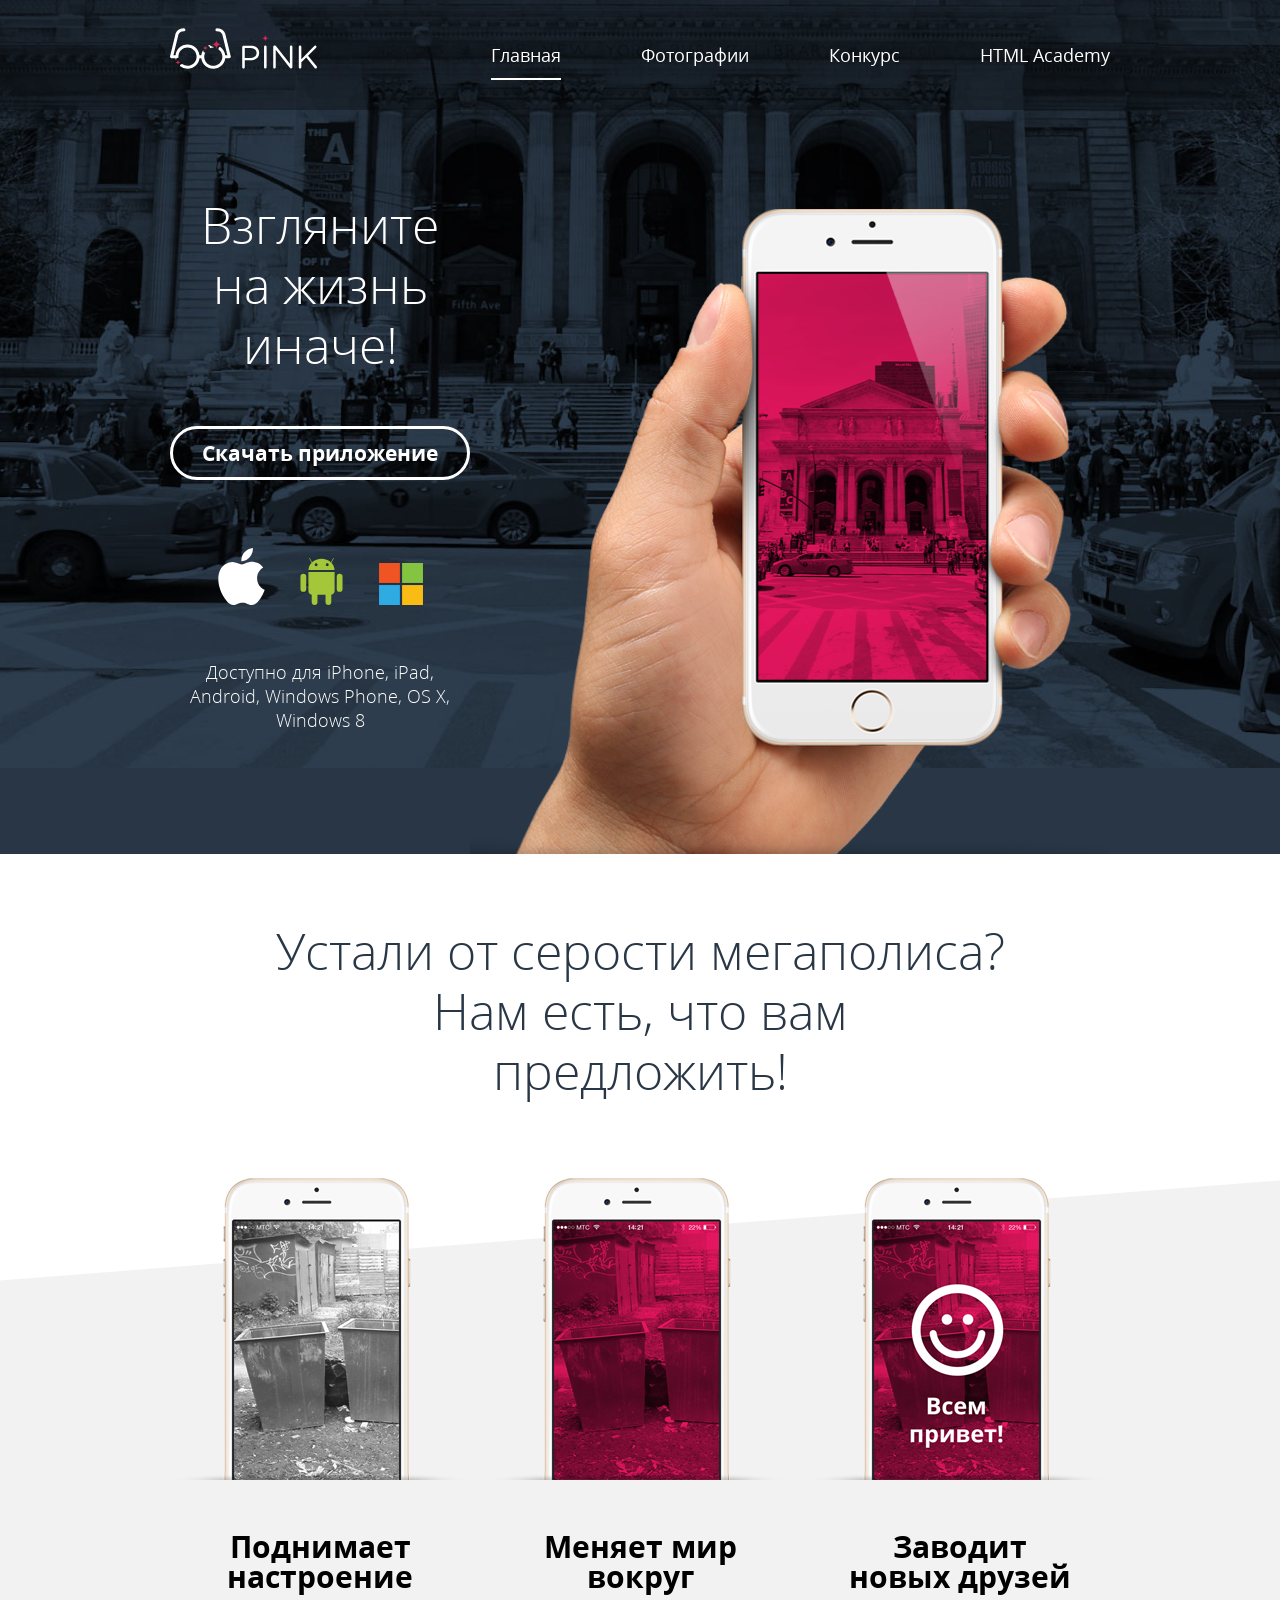
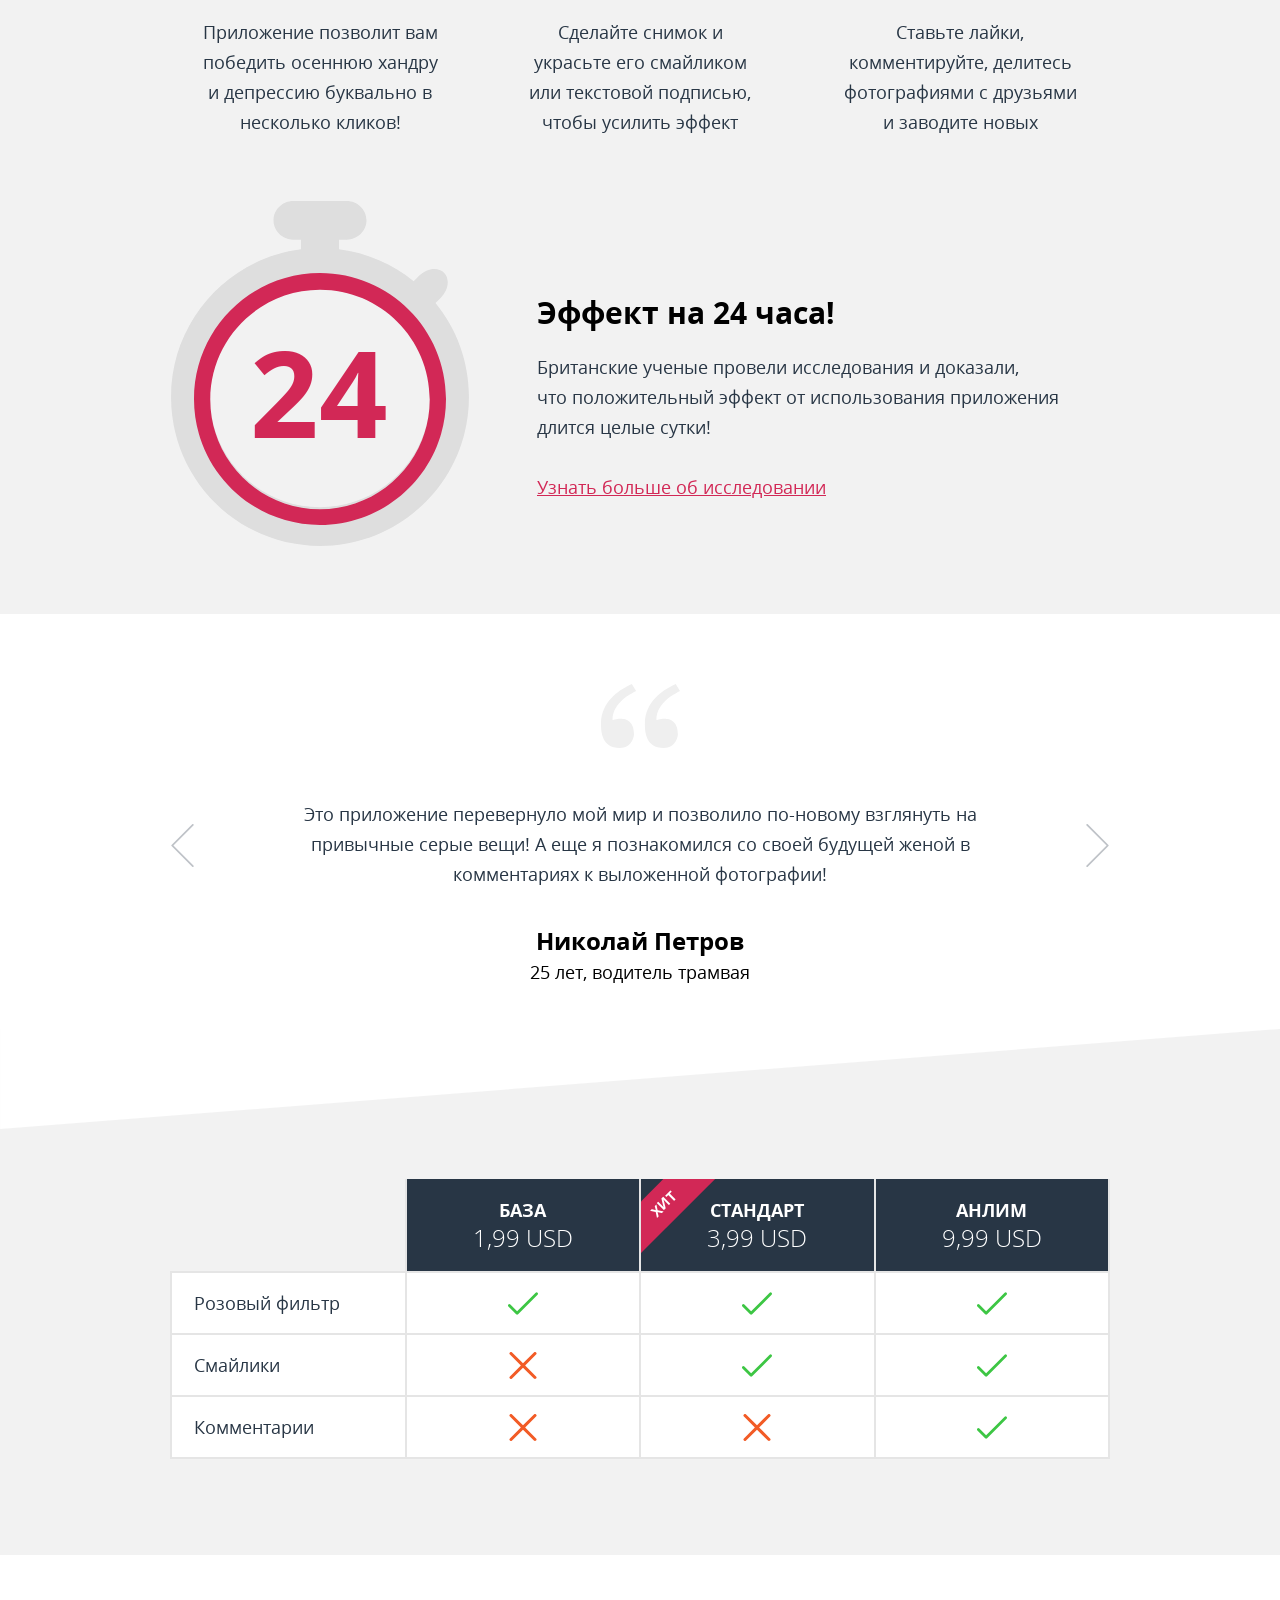
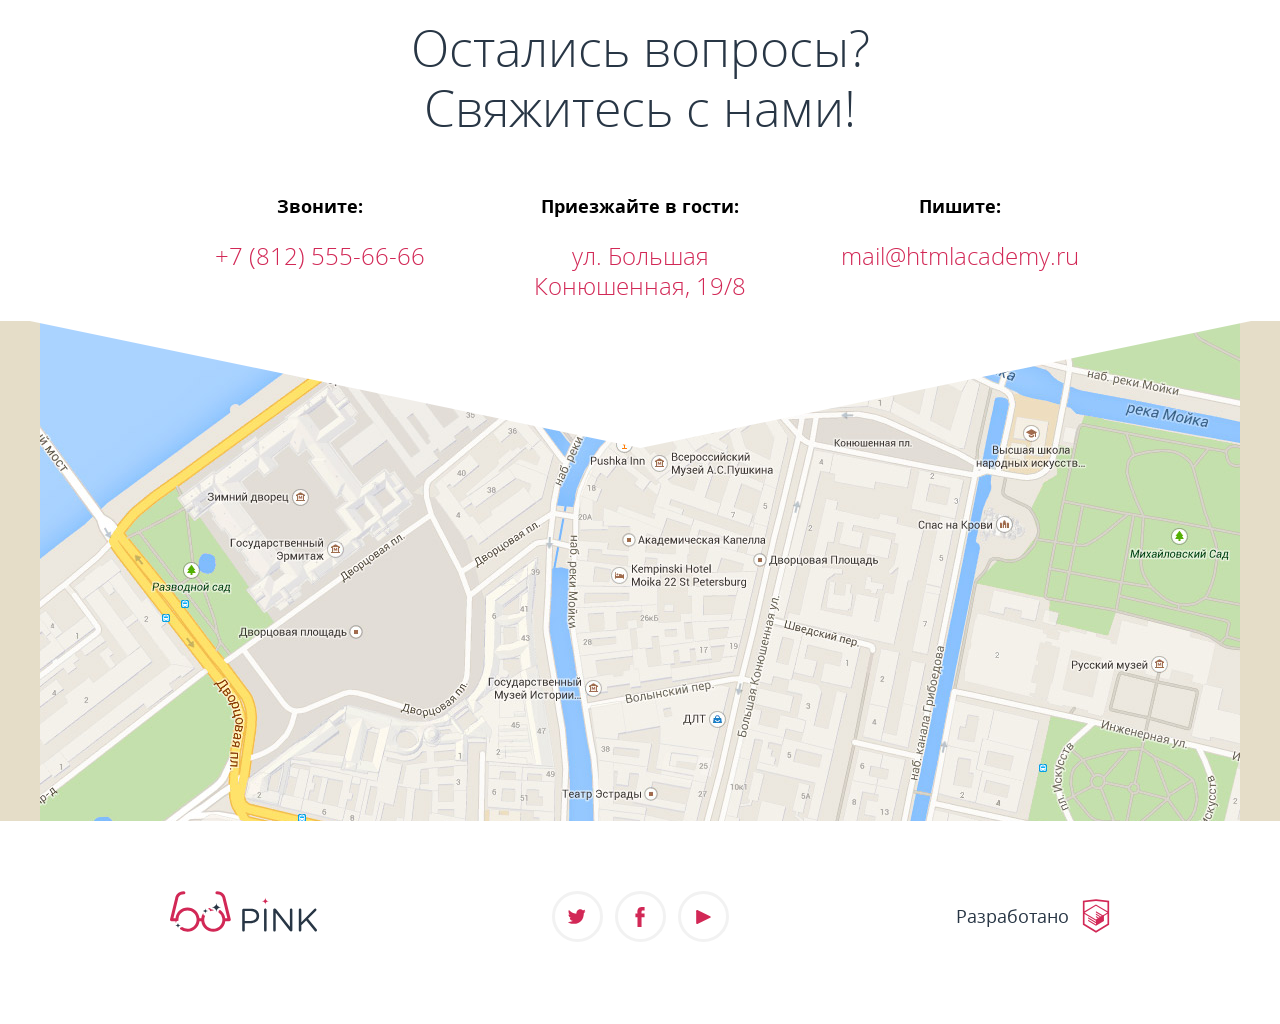
<file: pink/index.html>
<!DOCTYPE html>
<html lang="ru">
  <head>
    <meta charset="utf-8">
    <meta name="viewport" content="width=device-width,initial-scale=1">
    <meta name="format-detection" content="telephone=no">
    <link href="css/style.min.css" rel="stylesheet">
    <script>
      document.createElement( "picture" );
    </script>
    <script src="js/picturefill.min.js" async=""></script>
    <title>Пинк</title>
  </head>
  <body>
    <div style="display:none">
      <svg xmlns="http://www.w3.org/2000/svg"><symbol id="icon-android" viewbox="0 0 42.084 47.041"><path fill="#A4C639" d="M34.144 14.009H7.945c-.009.11-.018.22-.018.333v18.755c0 1.926 1.457 3.49 3.316 3.627v7.43a2.884 2.884 0 1 0 5.77 0v-7.42h8.058v7.42a2.884 2.884 0 0 0 2.885 2.885 2.884 2.884 0 0 0 2.886-2.885V36.72c1.858-.137 3.315-1.701 3.315-3.627V14.342c0-.113-.004-.223-.013-.333zm-31.258 1.67a2.886 2.886 0 0 1 2.886 2.885v12.378a2.885 2.885 0 1 1-5.772 0V18.564a2.885 2.885 0 0 1 2.886-2.885zm36.312 0a2.885 2.885 0 0 1 2.886 2.885v12.378a2.885 2.885 0 0 1-2.886 2.886 2.884 2.884 0 0 1-2.885-2.886V18.564a2.884 2.884 0 0 1 2.885-2.885zM8.03 11.967h26.026c-.039-2.783-1.234-5.322-3.187-7.275L33.315.457a.304.304 0 1 0-.527-.304L30.416 4.26c-2.052-1.853-6.249-3.4-9.374-3.4-3.016 0-7.322 1.547-9.374 3.4L9.296.152a.304.304 0 0 0-.526.304l2.445 4.235c-1.95 1.954-3.147 4.493-3.185 7.276zm17.293-5.163c-.002-.805.664-1.46 1.488-1.462.826-.002 1.494.648 1.498 1.454v.008c.002.805-.664 1.46-1.49 1.462-.823.002-1.493-.649-1.496-1.454v-.008zm-11.143 0c-.001-.805.665-1.46 1.489-1.462.824-.002 1.494.648 1.497 1.454v.008c.002.805-.664 1.46-1.488 1.462-.825.002-1.495-.649-1.498-1.454v-.008z"></path></symbol><symbol id="icon-apple" viewbox="0 0 46.21 56.753"><path fill="#FFF" d="M38.593 30.15c.081 8.59 7.535 11.447 7.617 11.483-.062.202-1.19 4.073-3.927 8.072-2.365 3.457-4.82 6.901-8.688 6.973-3.799.07-5.021-2.253-9.365-2.253s-5.702 2.182-9.298 2.32c-3.733.142-6.576-3.739-8.961-7.184-4.875-7.046-8.598-19.91-3.597-28.593 2.484-4.313 6.925-7.043 11.743-7.114 3.666-.069 7.126 2.466 9.366 2.466 2.241 0 6.444-3.049 10.865-2.601 1.85.077 7.044.747 10.38 5.629-.269.171-6.197 3.623-6.135 10.802m-7.14-21.088c1.982-2.4 3.316-5.739 2.952-9.062-2.857.115-6.312 1.904-8.36 4.302-1.837 2.123-3.445 5.521-3.011 8.778 3.184.246 6.436-1.619 8.419-4.018"></path></symbol><symbol id="icon-editor-contrast" viewbox="-35.422 -7.96 31.92 31.92"><path d="M-19.462-3.96c6.595 0 11.96 5.365 11.96 11.96s-5.365 11.96-11.96 11.96-11.96-5.365-11.96-11.96 5.365-11.96 11.96-11.96m0-4c-8.814 0-15.96 7.145-15.96 15.96 0 8.813 7.146 15.96 15.96 15.96S-3.502 16.813-3.502 8c0-8.815-7.146-15.96-15.96-15.96z"></path><path d="M-19.462 16.331a8.519 8.519 0 0 0 8.52-8.52 8.518 8.518 0 0 0-8.52-8.519"></path></symbol><symbol id="icon-editor-crop" viewbox="0 0 48 48"><path fill="none" d="M0 0h48v48H0V0z"></path><path d="M34 30h4V14c0-2.21-1.79-4-4-4H18v4h16v16zm-20 4V2h-4v8H2v4h8v20c0 2.21 1.79 4 4 4h20v8h4v-8h8v-4H14z"></path></symbol><symbol id="icon-editor-fill" viewbox="0 0 48 48"><path fill="none" d="M0 0h48v48H0V0z"></path><path d="M33.12 17.88L15.24 0l-2.83 2.83 4.76 4.76L6.88 17.88a3 3 0 0 0 0 4.24l11 11c.58.59 1.35.88 2.12.88s1.54-.29 2.12-.88l11-11a3 3 0 0 0 0-4.24zM10.41 20L20 10.42 29.59 20H10.41zM38 23s-4 4.33-4 7c0 2.21 1.79 4 4 4s4-1.79 4-4c0-2.67-4-7-4-7zM0 40h48v3H0z"></path></symbol><symbol id="icon-facebook" viewbox="0 0 8.673 18.944"><path d="M6.275 3.357h2.398V0H5.795C2.656.181 1.54 2.387 1.948 6.115H0v3.517h1.958v9.312h3.837V9.632h2.857V6.115H5.786c-.021-1.045-.036-2.406.489-2.758z"></path></symbol><symbol id="icon-heart" viewbox="521.939 473.064 12.545 11.99"><path d="M528.174 485.055a.737.737 0 0 1-.552-.249c-3.798-4.324-4.644-5.298-4.858-5.572h-.004a3.866 3.866 0 0 1-.821-2.373 3.803 3.803 0 0 1 3.799-3.799c.934 0 1.804.32 2.484.898a3.847 3.847 0 0 1 2.463-.898 3.803 3.803 0 0 1 3.799 3.799c0 .909-.318 1.754-.896 2.381l-4.86 5.561a.735.735 0 0 1-.554.252zm-4.245-6.706c.208.255 2.471 2.839 4.243 4.858l4.323-4.944c.34-.369.52-.86.52-1.399a2.333 2.333 0 0 0-2.33-2.331c-.729 0-1.421.344-1.9.943a.76.76 0 0 1-.585.275.727.727 0 0 1-.575-.294 2.333 2.333 0 0 0-1.887-.925 2.333 2.333 0 0 0-2.33 2.331c0 .678.275 1.171.507 1.467l.014.019z"></path></symbol><symbol id="icon-htmlacademy" viewbox="0 0 60 60"><path d="M30.2 5H30L10.3 7.1v36.2L30 55l19.7-11.7V7.1L30.2 5zm17 36.8L30 52 12.8 41.8V27l17.1 10.2V39l-11.7-7v1.8L30 40.9v1.9l-11.8-7v1.8l11.8 7 11.9-7.1v-7.6l5.3-3.2v15.1zm-.1-17l-4.7 2.8-2.2 1.3-10.3-6.1v1.8l8.8 5.3h-.1l-.2.1-1.3.7-7.3-4.3v1.8l5.8 3.4-1.4.9-4.3-2.6v1.8l2.9 1.7-2.9 1.7-17-10.1 17-10.2 17.2 10zm.1-1.8L29.9 12.8 12.8 23V9.4L30 7.6l17.2 1.8V23z"></path></symbol><symbol id="icon-map-marker" viewbox="0 0 35.983 35.983"><circle fill="#FFF" cx="17.991" cy="17.991" r="17.991"></circle><circle fill="#D22856" cx="17.991" cy="17.991" r="7.866"></circle></symbol><symbol id="icon-menu-burger" viewbox="0 0 49.945 24.007"><path fill="#FFF" d="M1.137 0C.51 0 0 .428 0 1.01v1.981c0 .558.494 1.01 1.139 1.01H48.81c.628 0 1.138-.428 1.138-1.01V1.01c0-.558-.494-1.01-1.138-1.01H1.137zm0 10.003c-.627 0-1.137.428-1.137 1.01v1.98c0 .557.494 1.01 1.139 1.01H48.81c.628 0 1.138-.428 1.138-1.01v-1.98c0-.558-.494-1.01-1.138-1.01H1.137zm0 10.002C.51 20.005 0 20.434 0 21.016v1.981c0 .557.494 1.01 1.139 1.01H48.81c.628 0 1.138-.428 1.138-1.01v-1.981c0-.558-.494-1.011-1.138-1.011H1.137z"></path><path fill="#FFF" d="M1.137 0C.51 0 0 .428 0 1.01v1.981c0 .558.494 1.01 1.139 1.01H48.81c.628 0 1.138-.428 1.138-1.01V1.01c0-.558-.494-1.01-1.138-1.01H1.137zm0 10.003c-.627 0-1.137.428-1.137 1.01v1.98c0 .557.494 1.01 1.139 1.01H48.81c.628 0 1.138-.428 1.138-1.01v-1.98c0-.558-.494-1.01-1.138-1.01H1.137zm0 10.002C.51 20.005 0 20.434 0 21.016v1.981c0 .557.494 1.01 1.139 1.01H48.81c.628 0 1.138-.428 1.138-1.01v-1.981c0-.558-.494-1.011-1.138-1.011H1.137z"></path></symbol><symbol id="icon-menu-cross" viewbox="0 0 23.867 23.867"><path fill="#FFF" d="M15.087 11.933l8.56-8.559a.75.75 0 0 0 0-1.061L21.554.22a.747.747 0 0 0-1.06 0l-8.561 8.56L3.373.22a.771.771 0 0 0-1.061 0L.22 2.313a.75.75 0 0 0 0 1.061l8.56 8.559-8.56 8.559a.751.751 0 0 0 0 1.062l2.093 2.094a.744.744 0 0 0 1.06 0l8.561-8.56 8.56 8.56a.746.746 0 0 0 1.06 0l2.093-2.094a.751.751 0 0 0 0-1.062l-8.56-8.559z"></path></symbol><symbol id="icon-microsoft" viewbox="0 0 43.922 41.992"><path fill="#F05423" d="M20.874 19.953H0V0h20.874v19.953z"></path><path fill="#84C441" d="M43.922 19.953H23.049V0h20.873v19.953z"></path><path fill="#2DABE2" d="M20.873 41.992H0V22.04h20.873v19.952z"></path><path fill="#F9BC15" d="M43.922 41.992H23.049V22.04h20.873v19.952z"></path></symbol><symbol id="icon-no" viewbox="0 0 26.752 26.752"><path d="M15.497 13.376L26.312 2.562A1.5 1.5 0 1 0 24.191.441L13.376 11.255 2.562.439A1.5 1.5 0 1 0 .441 2.56l10.814 10.815L.439 24.19a1.5 1.5 0 1 0 2.122 2.121l10.815-10.814L24.19 26.312c.293.293.677.439 1.061.439s.768-.146 1.061-.439a1.5 1.5 0 0 0 0-2.121L15.497 13.376z"></path></symbol><symbol id="icon-pink-blue-desktop" viewbox="0 0 146.3 40.375"><path d="M71.874 18.661c0-.708.58-1.288 1.256-1.288h7.18c5.087 0 8.436 2.704 8.436 7.146v.063c0 4.86-4.057 7.373-8.854 7.373h-5.475v6.825c0 .708-.58 1.287-1.289 1.287-.676 0-1.256-.58-1.256-1.287l.002-20.119zm8.114 10.98c3.734 0 6.182-1.996 6.182-4.959v-.062c0-3.221-2.414-4.894-6.053-4.894h-5.699v9.917h5.57v-.002zM93.603 18.5c0-.708.579-1.288 1.255-1.288.709 0 1.288.58 1.288 1.288v20.283a1.29 1.29 0 0 1-1.288 1.287c-.676 0-1.255-.579-1.255-1.287V18.5zm9.141.032c0-.676.58-1.256 1.256-1.256h.354c.58 0 .935.29 1.288.74l13.684 17.45V18.468c0-.676.547-1.256 1.256-1.256.676 0 1.225.58 1.225 1.256v20.349c0 .677-.48 1.19-1.158 1.19h-.129c-.548 0-.936-.321-1.318-.772l-13.976-17.867v17.449c0 .677-.547 1.257-1.257 1.257-.676 0-1.223-.58-1.223-1.257V18.532h-.002zm25.429-.032c0-.708.58-1.288 1.257-1.288.708 0 1.286.58 1.286 1.288v12.331l12.848-13.168c.29-.257.579-.451.998-.451.676 0 1.225.612 1.225 1.256 0 .354-.162.644-.42.901l-7.984 7.92 8.564 10.561c.225.291.354.547.354.936 0 .676-.577 1.288-1.285 1.288-.482 0-.807-.259-1.03-.58l-8.401-10.464-4.863 4.861v4.895a1.29 1.29 0 0 1-1.286 1.288c-.677 0-1.257-.58-1.257-1.288V18.5h-.006z"></path><path fill="#D22856" d="M98.498 9.875a3.623 3.623 0 0 1-3.623-3.624 3.625 3.625 0 0 1-3.625 3.624 3.625 3.625 0 0 1 3.625 3.624 3.623 3.623 0 0 1 3.623-3.624z"></path><g fill="#D22856"><path d="M43.094 19.313c.246 0 .489.014.73.033a2.491 2.491 0 0 0-2.136-1.221 1.994 1.994 0 0 1-1.884-1.354c-.727.208-1.425.482-2.089.816.062.017.122.038.188.038a2 2 0 0 1 2 2c0 .096-.015.188-.028.281 1-.382 2.084-.593 3.219-.593z"></path><path d="M60.462 28.016L55.287 6.651C54.926 4.303 52.694 0 46.688 0a1.5 1.5 0 1 0 0 3c4.856 0 5.575 3.729 5.639 4.143l4.767 19.701h-2.073c-.445-3.557-2.453-6.628-5.305-8.522a2.503 2.503 0 0 0-1.529 2.303c0 .088-.015.171-.026.256a9.034 9.034 0 0 1 3.829 5.965c.082.488.135.987.135 1.5 0 .512-.053 1.012-.135 1.5-.716 4.271-4.421 7.53-8.896 7.53-4.475 0-8.181-3.259-8.896-7.53a9.035 9.035 0 0 1-.135-1.5c0-.513.053-1.012.135-1.5a8.945 8.945 0 0 1 .808-2.484 1.994 1.994 0 0 1-1.852-1.984.739.739 0 0 0-.192-.488 11.95 11.95 0 0 0-1.795 4.957h-1.82c-.741-5.927-5.802-10.531-11.927-10.531S6.235 20.917 5.493 26.844H3.42L8.187 7.143C8.25 6.729 8.97 3 13.826 3a1.5 1.5 0 1 0 0-3C7.82 0 5.588 4.303 5.227 6.651L.052 28.016c-.266 1.109.531 1.826 1.426 1.826.012 0 .023.004.036.004h3.982c.079.629.215 1.237.387 1.831a.726.726 0 0 0 .102-.354 2 2 0 0 1 2-2c.166 0 .324.024.478.062a8.337 8.337 0 0 1-.074-1.042c0-.512.053-1.011.135-1.5.715-4.271 4.421-7.531 8.896-7.531s8.18 3.26 8.896 7.531c.082.489.135.988.135 1.5s-.053 1.012-.135 1.5c-.715 4.272-4.421 7.531-8.896 7.531a8.959 8.959 0 0 1-5.386-1.794c-.35.302-.8.491-1.299.491a.75.75 0 0 0-.749.748c0 .289-.065.563-.176.812a11.94 11.94 0 0 0 7.614 2.743c6.125 0 11.185-4.604 11.927-10.529h1.814c.742 5.926 5.802 10.529 11.927 10.529s11.186-4.604 11.927-10.529H59c.012 0 .023-.005.036-.005.895.002 1.692-.715 1.426-1.824z"></path></g><path d="M50.686 16.125a4.499 4.499 0 0 1-4.499-4.499 4.499 4.499 0 0 1-4.499 4.499 4.499 4.499 0 0 1 4.499 4.499 4.498 4.498 0 0 1 4.499-4.499zm-12.782 3.501a2.748 2.748 0 0 1-2.749-2.749 2.748 2.748 0 0 1-2.749 2.749 2.747 2.747 0 0 1 2.749 2.749 2.748 2.748 0 0 1 2.749-2.749zm-27.17 14.446a2.748 2.748 0 0 1-2.749-2.75c0 1.52-1.23 2.75-2.749 2.75a2.747 2.747 0 0 1 2.749 2.748 2.748 2.748 0 0 1 2.749-2.748z"></path></symbol><symbol id="icon-pink-blue-mobile" viewbox="0 0 146.3 40.375"><path d="M71.874 18.661c0-.708.58-1.288 1.256-1.288h7.18c5.087 0 8.436 2.704 8.436 7.146v.063c0 4.86-4.057 7.373-8.854 7.373h-5.475v6.825c0 .708-.58 1.287-1.289 1.287-.676 0-1.256-.58-1.256-1.287l.002-20.119zm8.114 10.98c3.734 0 6.182-1.996 6.182-4.959v-.062c0-3.221-2.414-4.894-6.053-4.894h-5.699v9.917h5.57v-.002zM93.603 18.5c0-.708.579-1.288 1.255-1.288.709 0 1.288.58 1.288 1.288v20.283a1.29 1.29 0 0 1-1.288 1.287c-.676 0-1.255-.579-1.255-1.287V18.5zm9.141.032c0-.676.58-1.256 1.256-1.256h.354c.58 0 .935.29 1.288.74l13.684 17.45V18.468c0-.676.547-1.256 1.256-1.256.676 0 1.225.58 1.225 1.256v20.349c0 .677-.48 1.19-1.158 1.19h-.129c-.548 0-.936-.321-1.318-.772l-13.976-17.867v17.449c0 .677-.547 1.257-1.257 1.257-.676 0-1.223-.58-1.223-1.257V18.532h-.002zm25.429-.032c0-.708.58-1.288 1.257-1.288.708 0 1.286.58 1.286 1.288v12.331l12.848-13.16c.29-.257.579-.451.998-.451.676 0 1.225.612 1.225 1.256 0 .354-.162.644-.42.901l-7.984 7.92 8.564 10.561c.225.291.354.547.354.936 0 .676-.577 1.288-1.285 1.288-.482 0-.807-.259-1.03-.58l-8.401-10.464-4.863 4.861v4.895a1.29 1.29 0 0 1-1.286 1.288c-.677 0-1.257-.58-1.257-1.288V18.5h-.006z"></path><path fill="#D22856" d="M60.462 28.016L55.287 6.651C54.926 4.303 52.694 0 46.688 0a1.5 1.5 0 1 0 0 3c4.856 0 5.575 3.729 5.639 4.143l4.767 19.701h-2.073c-.742-5.927-5.802-10.531-11.927-10.531s-11.186 4.604-11.927 10.531h-1.82c-.741-5.927-5.802-10.531-11.927-10.531S6.235 20.917 5.493 26.844H3.42L8.187 7.143C8.25 6.729 8.97 3 13.826 3a1.5 1.5 0 1 0 0-3C7.82 0 5.588 4.303 5.227 6.651L.052 28.016c-.266 1.109.531 1.826 1.426 1.826.012 0 .023.004.036.004h3.982c.741 5.926 5.802 10.53 11.927 10.53s11.185-4.604 11.927-10.53h1.814c.742 5.926 5.802 10.53 11.927 10.53s11.186-4.604 11.927-10.53H59c.012 0 .023-.004.036-.004.895 0 1.692-.717 1.426-1.826zm-34.147 1.828c-.715 4.272-4.421 7.531-8.896 7.531s-8.18-3.259-8.896-7.531c-.082-.488-.135-.988-.135-1.5s.053-1.011.135-1.5c.715-4.271 4.421-7.531 8.896-7.531s8.18 3.26 8.896 7.531c.082.489.135.988.135 1.5s-.053 1.011-.135 1.5zm25.675 0c-.716 4.272-4.421 7.531-8.896 7.531-4.475 0-8.181-3.259-8.896-7.531-.082-.488-.135-.988-.135-1.5s.053-1.011.135-1.5c.716-4.271 4.421-7.531 8.896-7.531 4.475 0 8.181 3.26 8.896 7.531.082.489.135.988.135 1.5s-.053 1.011-.135 1.5z"></path></symbol><symbol id="icon-pink-white-desktop" viewbox="0 0 146.3 40.375"><path d="M71.874 18.661c0-.708.58-1.288 1.256-1.288h7.18c5.087 0 8.436 2.704 8.436 7.146v.064c0 4.861-4.057 7.373-8.854 7.373h-5.475v6.825c0 .708-.58 1.288-1.288 1.288-.676 0-1.256-.58-1.256-1.288v-20.12zm8.114 10.98c3.734 0 6.182-1.996 6.182-4.959v-.063c0-3.22-2.414-4.894-6.053-4.894h-5.699v9.917h5.57v-.001zM93.603 18.5c0-.708.579-1.288 1.255-1.288.709 0 1.288.58 1.288 1.288v20.283a1.29 1.29 0 0 1-1.288 1.287c-.676 0-1.255-.579-1.255-1.287V18.5zm9.141.032c0-.676.58-1.256 1.256-1.256h.354c.58 0 .935.29 1.288.74l13.684 17.45V18.468c0-.676.547-1.256 1.256-1.256.676 0 1.224.58 1.224 1.256v20.349c0 .676-.481 1.19-1.158 1.19h-.129c-.548 0-.935-.321-1.319-.772l-13.975-17.868v17.45c0 .676-.547 1.256-1.256 1.256-.676 0-1.223-.58-1.223-1.256V18.532h-.002zm25.429-.032c0-.708.58-1.288 1.257-1.288.708 0 1.286.58 1.286 1.288v12.331l12.848-13.168c.29-.257.579-.451.998-.451.676 0 1.225.612 1.225 1.256 0 .354-.162.644-.42.901l-7.984 7.92 8.564 10.561c.225.291.354.547.354.935 0 .676-.578 1.288-1.286 1.288-.483 0-.806-.258-1.03-.58l-8.402-10.463-4.863 4.861v4.894a1.29 1.29 0 0 1-1.286 1.288c-.677 0-1.257-.58-1.257-1.288V18.5h-.004z"></path><path fill="#D22856" d="M98.498 9.875a3.623 3.623 0 0 1-3.623-3.624 3.625 3.625 0 0 1-3.625 3.624 3.625 3.625 0 0 1 3.625 3.624 3.623 3.623 0 0 1 3.623-3.624z"></path><path d="M43.094 19.313c.246 0 .489.014.73.033a2.491 2.491 0 0 0-2.136-1.221 1.994 1.994 0 0 1-1.884-1.354c-.727.208-1.425.482-2.089.816.062.017.122.038.188.038a2 2 0 0 1 2 2c0 .096-.015.188-.028.281 1-.382 2.084-.593 3.219-.593z"></path><path d="M60.462 28.016L55.287 6.651C54.926 4.303 52.694 0 46.688 0a1.5 1.5 0 1 0 0 3c4.856 0 5.575 3.729 5.639 4.143l4.767 19.701h-2.073c-.445-3.557-2.453-6.628-5.305-8.522a2.503 2.503 0 0 0-1.529 2.303c0 .088-.015.171-.026.256a9.034 9.034 0 0 1 3.829 5.964c.082.489.135.988.135 1.5s-.053 1.012-.135 1.5c-.716 4.272-4.421 7.531-8.896 7.531-4.475 0-8.181-3.259-8.896-7.531-.082-.488-.135-.988-.135-1.5s.053-1.011.135-1.5a8.949 8.949 0 0 1 .808-2.483 1.995 1.995 0 0 1-1.852-1.985.743.743 0 0 0-.192-.489 11.954 11.954 0 0 0-1.795 4.958h-1.82c-.741-5.927-5.802-10.531-11.927-10.531S6.235 20.917 5.493 26.844H3.42L8.187 7.143C8.25 6.729 8.97 3 13.826 3a1.5 1.5 0 1 0 0-3C7.82 0 5.588 4.303 5.227 6.651L.052 28.016c-.266 1.109.531 1.826 1.426 1.826.012 0 .023.004.036.004h3.982c.079.628.215 1.237.387 1.831a.726.726 0 0 0 .102-.354 2 2 0 0 1 2-2c.166 0 .324.025.478.063a8.337 8.337 0 0 1-.074-1.042c0-.512.053-1.011.135-1.5.715-4.271 4.421-7.531 8.896-7.531s8.18 3.26 8.896 7.531c.082.489.135.988.135 1.5s-.053 1.012-.135 1.5c-.715 4.272-4.421 7.531-8.896 7.531a8.959 8.959 0 0 1-5.386-1.794c-.35.302-.8.491-1.299.491a.75.75 0 0 0-.749.748c0 .29-.065.564-.176.812a11.94 11.94 0 0 0 7.614 2.743c6.125 0 11.185-4.604 11.927-10.53h1.814c.742 5.926 5.802 10.53 11.927 10.53s11.186-4.604 11.927-10.53H59c.012 0 .023-.004.036-.004.895.001 1.692-.716 1.426-1.825z"></path><path fill="#D22856" d="M50.686 16.125a4.499 4.499 0 0 1-4.499-4.499 4.499 4.499 0 0 1-4.499 4.499 4.499 4.499 0 0 1 4.499 4.499 4.498 4.498 0 0 1 4.499-4.499zm-12.782 3.501a2.748 2.748 0 0 1-2.749-2.749 2.748 2.748 0 0 1-2.749 2.749 2.747 2.747 0 0 1 2.749 2.749 2.748 2.748 0 0 1 2.749-2.749zm-27.17 14.446a2.748 2.748 0 0 1-2.749-2.75c0 1.52-1.23 2.75-2.749 2.75a2.747 2.747 0 0 1 2.749 2.748 2.748 2.748 0 0 1 2.749-2.748z"></path></symbol><symbol id="icon-pink-white-mobile" viewbox="0 0 74.426 22.859"><path d="M0 1.449C0 .741.58.161 1.256.161h7.18c5.087 0 8.436 2.704 8.436 7.147v.064c0 4.861-4.057 7.373-8.854 7.373H2.544v6.825c0 .708-.58 1.288-1.288 1.288C.58 22.859 0 22.279 0 21.571V1.449zm8.114 10.979c3.734 0 6.182-1.996 6.182-4.958v-.065c0-3.22-2.415-4.894-6.054-4.894H2.544v9.917h5.57zm13.615-11.14C21.729.58 22.308 0 22.983 0c.709 0 1.288.58 1.288 1.288v20.283c0 .708-.579 1.288-1.288 1.288-.676 0-1.255-.58-1.255-1.288V1.288zm9.141.032c0-.676.579-1.256 1.256-1.256h.354c.58 0 .934.29 1.288.74l13.684 17.45V1.256A1.256 1.256 0 0 1 48.707 0c.676 0 1.223.58 1.223 1.256v20.348c0 .676-.482 1.191-1.158 1.191h-.129c-.548 0-.934-.322-1.32-.772L33.349 4.153v17.45c0 .676-.547 1.256-1.255 1.256-.677 0-1.224-.58-1.224-1.256V1.32zm25.43-.032C56.3.58 56.879 0 57.556 0c.708 0 1.287.58 1.287 1.288v12.331L71.689.451c.29-.258.58-.451.999-.451.676 0 1.224.612 1.224 1.256 0 .354-.161.644-.419.901l-7.984 7.92 8.564 10.561c.225.29.354.547.354.934 0 .676-.579 1.288-1.287 1.288-.483 0-.806-.258-1.03-.58l-8.403-10.463-4.862 4.861v4.894c0 .708-.579 1.288-1.287 1.288-.677 0-1.256-.58-1.256-1.288V1.288z"></path></symbol><symbol id="icon-pink-white-tablet" viewbox="0 0 146.3 40.375"><path d="M71.874 18.661c0-.708.58-1.288 1.256-1.288h7.18c5.087 0 8.436 2.704 8.436 7.146v.064c0 4.861-4.057 7.373-8.854 7.373h-5.475v6.825c0 .708-.58 1.288-1.288 1.288-.676 0-1.256-.58-1.256-1.288v-20.12zm8.114 10.98c3.734 0 6.182-1.996 6.182-4.959v-.063c0-3.22-2.414-4.894-6.053-4.894h-5.699v9.917h5.57v-.001zM93.603 18.5c0-.708.579-1.288 1.255-1.288.709 0 1.288.58 1.288 1.288v20.283a1.29 1.29 0 0 1-1.288 1.287c-.676 0-1.255-.579-1.255-1.287V18.5zm9.141.032c0-.676.58-1.256 1.256-1.256h.354c.58 0 .935.29 1.288.74l13.684 17.45V18.468c0-.676.547-1.256 1.256-1.256.676 0 1.224.58 1.224 1.256v20.349c0 .676-.481 1.19-1.158 1.19h-.129c-.548 0-.935-.321-1.319-.772l-13.975-17.868v17.45c0 .676-.547 1.256-1.256 1.256-.676 0-1.223-.58-1.223-1.256V18.532h-.002zm25.429-.032c0-.708.58-1.288 1.257-1.288.708 0 1.286.58 1.286 1.288v12.331l12.848-13.168c.29-.257.579-.451.998-.451.676 0 1.225.612 1.225 1.256 0 .354-.162.644-.42.901l-7.984 7.92 8.564 10.561c.225.291.354.547.354.935 0 .676-.578 1.288-1.286 1.288-.483 0-.806-.258-1.03-.58l-8.402-10.463-4.863 4.861v4.894a1.29 1.29 0 0 1-1.286 1.288c-.677 0-1.257-.58-1.257-1.288V18.5h-.004zm-67.711 9.516L55.287 6.651C54.926 4.303 52.694 0 46.688 0a1.5 1.5 0 1 0 0 3c4.856 0 5.575 3.729 5.639 4.143l4.767 19.701h-2.073c-.742-5.927-5.802-10.531-11.927-10.531s-11.186 4.604-11.927 10.531h-1.82c-.741-5.927-5.802-10.531-11.927-10.531S6.235 20.917 5.493 26.844H3.42L8.187 7.143C8.25 6.729 8.97 3 13.826 3a1.5 1.5 0 1 0 0-3C7.82 0 5.588 4.303 5.227 6.651L.052 28.016c-.266 1.109.531 1.826 1.426 1.826.012 0 .023.004.036.004h3.982c.741 5.926 5.802 10.53 11.927 10.53s11.185-4.604 11.927-10.53h1.814c.742 5.926 5.802 10.53 11.927 10.53s11.186-4.604 11.927-10.53H59c.012 0 .023-.004.036-.004.895 0 1.692-.717 1.426-1.826zm-34.147 1.828c-.715 4.272-4.421 7.531-8.896 7.531-4.475 0-8.18-3.259-8.896-7.531-.082-.488-.135-.988-.135-1.5s.053-1.011.135-1.5c.715-4.271 4.421-7.531 8.896-7.531 4.475 0 8.18 3.26 8.896 7.531.082.489.135.988.135 1.5s-.053 1.011-.135 1.5zm25.675 0c-.716 4.272-4.421 7.531-8.896 7.531-4.475 0-8.181-3.259-8.896-7.531-.082-.488-.135-.988-.135-1.5s.053-1.011.135-1.5c.716-4.271 4.421-7.531 8.896-7.531 4.475 0 8.181 3.26 8.896 7.531.082.489.135.988.135 1.5s-.053 1.011-.135 1.5z"></path></symbol><symbol id="icon-review-arrow-left" viewbox="0 0 21.706 41.719"><path d="M2.045 20.859L21.458 1.446A.847.847 0 0 0 20.261.248L.248 20.261a.846.846 0 0 0 0 1.197l20.013 20.013a.843.843 0 0 0 1.198 0 .847.847 0 0 0 0-1.198L2.045 20.859z"></path></symbol><symbol id="icon-review-arrow-right" viewbox="0 0 21.706 41.719"><path d="M19.661 20.859L.248 1.446A.847.847 0 0 1 1.445.248L21.458 20.26c.33.33.33.867 0 1.197L1.445 41.471a.843.843 0 0 1-1.198 0 .847.847 0 0 1 0-1.198l19.414-19.414z"></path></symbol><symbol id="icon-twitter" viewbox="0 0 17.5 14.663"><path fill-rule="evenodd" clip-rule="evenodd" d="M11.283.153c1.736-.485 3.074.263 3.685 1.151.694-.226 1.372-.47 2.072-.691-.004.841-.538 1.478-.883 1.727.704.166 1.343-.48 1.343-.48-.175.976-1.035 1.746-1.611 1.977-.239 6.592-3.272 10.956-10.382 10.823h-.46c-.422 0-4.29-.45-5.047-1.843 2.341.192 4.011-.412 4.835-1.15-.989-.293-2.761-.464-3.07-2.881.362.105.583.223 1.228.117C1.757 8.067.385 7.366.461 5.218c.294.32 1.1.523 1.381.461C1.117 5.444-.188 2.398.921.843 2.794 2.654 4.769 4.364 8.29 4.528 8.506 2.288 9.461.787 11.283.153z"></path></symbol><symbol id="icon-yes" viewbox="-82.357 4.875 21.698 16.09"><path d="M-60.953 5.167a.999.999 0 0 0-1.414 0L-75.75 18.551l-4.9-4.9a.999.999 0 1 0-1.414 1.414l5.607 5.607a.997.997 0 0 0 1.414 0l14.09-14c.391-.481.391-1.114 0-1.505z"></path></symbol><symbol id="icon-youtube" viewbox="0 0 14.64 13.96"><path d="M1.775 13.78C.799 14.257 0 13.758 0 12.671V1.29C0 .202.799-.295 1.775.181l12.133 5.932c.975.478.975 1.258 0 1.736L1.775 13.78z"></path></symbol></svg>
    </div>
    <header class="page-header page-header--index-page">
      <nav class=" page-header__nav main-nav main-nav--closed main-nav--nojs">
        <div class="main-nav__wrapper">
          <div class="main-nav__logo-wrapper">
            <a class="main-nav__logo">Логотип Пинк
              <svg class="main-nav__svg main-nav__svg--mobile" width="75" height="23">
                <use xlink:href="#icon-pink-white-mobile"></use>
              </svg>
              <svg class="main-nav__svg main-nav__svg--tablet" width="147" height="41">
                <use xlink:href="#icon-pink-white-tablet"></use>
              </svg>
              <svg class="main-nav__svg main-nav__svg--desktop" width="147" height="41">
                <use xlink:href="#icon-pink-white-desktop"></use>
              </svg>
            </a>
            <button class="main-nav__toggle" type="button"><span class="visually-hidden">Открыть меню</span></button>
          </div>
          <ul class="main-nav__list site-list">
            <li class="site-list__item">
              <a class="site-list__link site-list__link--active">Главная</a>
            </li>
            <li class="site-list__item">
              <a class="site-list__link" href="photo.html">Фотографии</a>
            </li>
            <li class="site-list__item">
              <a class="site-list__link" href="form.html">Конкурс</a>
            </li>
            <li class="site-list__item">
              <a class="site-list__link" href="https://htmlacademy.ru/intensive/adaptive">HTML Academy</a>
            </li>
          </ul>
        </div>
      </nav>
      <section class="page-header__content download">
        <h1 class="visually-hidden">Пинк-мобильное приложение для загрузки и обмена фотографиями в сети</h1>
        <div class="download__content">
          <h2 class="visually-hidden">Приложение в магазинах мобильных приложений</h2>
          <div class="download__image"></div>
          <div class="download__wrapper">
            <p class="download__slogan download__slogan--hidden">
              Взгляните на жизнь иначе!
            </p>
            <a class="download__button button button--download" href="https://www.apple.com/itunes/">Скачать приложение</a>
            <ul class="download__list">
              <li class="download__item">
                <a class="download__link" href="https://www.apple.com/itunes/">
                  <svg class="download__icon download__icon--itunes" width="47" height="57" aria-label="Apple">
                    <use xlink:href="#icon-apple"></use>
                  </svg>Apple Store
                </a>
              </li>
              <li class="download__item">
                <a class="download__link" href="https://play.google.com/store">
                  <svg class="download__icon download__icon--google" width="43" height="47" aria-label="Android">
                    <use xlink:href="#icon-android"></use>
                  </svg>Google Play
                </a>
              </li>
              <li class="download__item">
                <a class="download__link" href="https://www.microsoft.com/ru-RU/store/apps/windows-phone">
                  <svg class="download__icon download__icon--windows" width="44" height="42" aria-label="Windows">
                    <use xlink:href="#icon-microsoft"></use>
                  </svg>Windows Phone
                </a>
              </li>
            </ul>
            <p class="download__text">Доступно для iPhone, iPad, Android, Windows Phone, OS X, Windows 8</p>
          </div>
        </div>
      </section>
    </header>
    <main class="page-main">
      <section class="information">
        <h2 class="visually-hidden">Информация о приложении</h2>
        <p class="information__slogan">Устали от серости мегаполиса?</p>
        <p class="information__slogan information__slogan--last">Нам есть, что вам предложить!</p>
        <div class="information__list-wrapper">
          <ul class="information__list">
            <li class="information__item information__item--mood">
              <h3 class="information__title">Поднимает настроение</h3>
              <p class="information__description">Приложение позволит вам победить осеннюю хандру и депрессию буквально в несколько кликов!</p>
            </li>
            <li class="information__item information__item--world">
              <h3 class="information__title">Меняет мир вокруг</h3>
              <p class="information__description">Сделайте снимок и украсьте его смайликом или текстовой подписью, чтобы усилить&nbsp;эффект</p>
            </li>
            <li class="information__item information__item--friends">
              <h3 class="information__title">Заводит новых&nbsp;друзей</h3>
              <p class="information__description">Ставьте лайки, комментируйте, делитесь фотографиями с друзьями и заводите новых</p>
            </li>
          </ul>
        </div>
      </section>
      <section class="diagram diagram--hidden">
        <h2 class="visually-hidden">Исследования учёных</h2>
        <div class="diagram__wrapper">
          <div class="diagram__content">
            <b class="diagram__slogan">Эффект на&nbsp;24&nbsp;часа!</b>
            <p class="diagram__text">
              Британские ученые провели исследования и доказали, что&nbsp;положительный эффект от&nbsp;использования приложения длится целые сутки!
            </p>
            <a class="diagram__link" href="#">Узнать больше об исследовании</a>
          </div>
        </div>
      </section>
      <section class="reviews">
        <h2 class="visually-hidden">Отзывы о приложении</h2>
        <div class="reviews__wrapper slider">
          <div class="reviews__list slider__list">
            <blockquote class="reviews__item slider__item slider__item--active">
              <div class="reviews__content">
                <cite class="reviews__author-name">Николай Петров <span class="reviews__author-info">25 лет, водитель трамвая<span></span></span></cite>
                <p class="reviews__text"><span class="reviews__quotes">«</span>Это приложение перевернуло мой мир и позволило по-новому взглянуть на привычные серые вещи! А еще я познакомился со своей будущей женой в комментариях к выложенной фотографии!<span class="reviews__quotes">»</span></p>
              </div>
            </blockquote>
            <blockquote class="reviews__item slider__item">
              <div class="reviews__content">
                <cite class="reviews__author-name">Николай Петров <span class="reviews__author-info">25 лет, водитель трамвая<span></span></span></cite>
                <p class="reviews__text"><span class="reviews__quotes">«</span>Это приложение перевернуло мой мир и позволило по-новому взглянуть на привычные серые вещи! А еще я познакомился со своей будущей женой в комментариях к выложенной фотографии!<span class="reviews__quotes">»</span></p>
              </div>
            </blockquote>
            <blockquote class="reviews__item slider__item">
              <div class="reviews__content">
                <cite class="reviews__author-name">Николай Петров <span class="reviews__author-info">25 лет, водитель трамвая<span></span></span></cite>
                <p class="reviews__text"><span class="reviews__quotes">«</span>Это приложение перевернуло мой мир и позволило по-новому взглянуть на привычные серые вещи! А еще я познакомился со своей будущей женой в комментариях к выложенной фотографии!<span class="reviews__quotes">»</span></p>
              </div>
            </blockquote>
          </div>
          <button class="reviews__button reviews__button--left slider__button" type="button">
            <svg class="slider__svg slider__svg--left" width="25" height="43">
              <use xlink:href="#icon-review-arrow-left"></use>
            </svg>Предыдущий отзыв
          </button>
          <button class="reviews__button reviews__button--right slider__button" type="button">
            <svg class="slider__svg slider__svg--right" width="25" height="43">
              <use xlink:href="#icon-review-arrow-right"></use>
            </svg>Следующий отзыв
          </button>
          <p class="reviews__toggles slider__toggles">
            <button class="slider__toggle slider__toggle--active" type="button">Первый</button>
            <button class="slider__toggle" type="button">Второй</button>
            <button class="slider__toggle" type="button">Третий</button>
          </p>
        </div>
      </section>
      <section class="price">
        <h2 class="visually-hidden">Тарифы</h2>
        <div class="price__wrapper slider">
          <div class="price__table-wrapper">
            <table class="price__table">
              <tbody>
                <tr class="price__row">
                  <th class="price__title price__title--hidden"></th>
                  <th class="price__title">
                    <span class="price__caption">База</span>
                    <span class="price__cost">1,99 USD</span>
                  </th>
                  <th class="price__title price__title--hit">
                    <span class="price__caption">Стандарт</span>
                    <span class="price__cost">3,99 USD</span>
                  </th>
                  <th class="price__title">
                    <span class="price__caption">Анлим</span>
                    <span class="price__cost">9,99 USD</span>
                  </th>
                </tr>
                <tr class="price__row">
                  <td class="price__cell">
                    Розовый фильтр
                  </td>
                  <td class="price__cell">
                    <div class="price__cell-wrapper">
                      <span class="price__param">Розовый фильтр</span>
                      <span class="price__value price__value--yes">
                        <svg class="price__icon price__icon--yes" width="30" height="25">
                          <use xlink:href="#icon-yes"></use>
                        </svg>Да
                      </span>
                    </div>
                  </td>
                  <td class="price__cell">
                    <div class="price__cell-wrapper">
                      <span class="price__param">Розовый фильтр</span>
                      <span class="price__value price__value--yes">
                        <svg class="price__icon price__icon--yes" width="30" height="25">
                          <use xlink:href="#icon-yes"></use>
                        </svg>Да
                      </span>
                    </div>
                  </td>
                  <td class="price__cell">
                    <div class="price__cell-wrapper">
                      <span class="price__param">Розовый фильтр</span>
                      <span class="price__value price__value--yes">
                        <svg class="price__icon price__icon--yes" width="30" height="25">
                          <use xlink:href="#icon-yes"></use>
                        </svg>Да
                      </span>
                    </div>
                  </td>
                </tr>
                <tr class="price__row">
                  <td class="price__cell">
                    Смайлики
                  </td>
                  <td class="price__cell">
                    <div class="price__cell-wrapper">
                      <span class="price__param">Смайлики</span>
                      <span class="price__value price__value--no">
                        <svg class="price__icon price__icon--no" width="27" height="27">
                          <use xlink:href="#icon-no"></use>
                        </svg>Нет
                      </span>
                    </div>
                  </td>
                  <td class="price__cell">
                    <div class="price__cell-wrapper">
                      <span class="price__param">Смайлики</span>
                      <span class="price__value price__value--yes">
                        <svg class="price__icon price__icon--yes" width="30" height="25">
                          <use xlink:href="#icon-yes"></use>
                        </svg>Да
                      </span>
                    </div>
                  </td>
                  <td class="price__cell">
                    <div class="price__cell-wrapper">
                      <span class="price__param">Смайлики</span>
                      <span class="price__value price__value--yes">
                        <svg class="price__icon price__icon--yes" width="30" height="25">
                          <use xlink:href="#icon-yes"></use>
                        </svg>Да
                      </span>
                    </div>
                  </td>
                </tr>
                <tr class="price__row">
                  <td class="price__cell">
                    Комментарии
                  </td>
                  <td class="price__cell">
                    <div class="price__cell-wrapper">
                      <span class="price__param">Комментарии</span>
                      <span class="price__value price__value--no">
                        <svg class="price__icon price__icon--no" width="27" height="27">
                          <use xlink:href="#icon-no"></use>
                        </svg>Нет
                      </span>
                    </div>
                  </td>
                  <td class="price__cell">
                    <div class="price__cell-wrapper">
                      <span class="price__param">Комментарии</span>
                      <span class="price__value price__value--no">
                        <svg class="price__icon price__icon--no" width="27" height="27">
                          <use xlink:href="#icon-no"></use>
                        </svg>Нет
                      </span>
                    </div>
                  </td>
                  <td class="price__cell">
                    <div class="price__cell-wrapper">
                      <span class="price__param">Комментарии</span>
                      <span class="price__value price__value--yes">
                        <svg class="price__icon price__icon--yes" width="30" height="25">
                          <use xlink:href="#icon-yes"></use>
                        </svg>Да
                      </span>
                    </div>
                  </td>
                </tr>
              </tbody>
            </table>
          </div>
          <p class="price__toggles slider__toggles slider__toggles--table">
            <button class="slider__toggle" type="button">Первый</button>
            <button class="slider__toggle slider__toggle--active" type="button">Второй</button>
            <button class="slider__toggle" type="button">Третий</button>
          </p>
        </div>
      </section>
      <section class="contacts">
        <h2 class="visually-hidden">Контакты</h2>
        <div class="contacts__wrapper">
          <p class="contacts__slogan">Остались вопросы? Свяжитесь с нами!</p>
          <ul class="contacts__list">
            <li class="contacts__item contacts__item--phone">
              <h3 class="contacts__title">Звоните:</h3>
              <a class="contacts__info contacts__info--link" href="tel:+78125556666">+7 (812) 555-66-66</a>
            </li>
            <li class="contacts__item contacts__item--mail">
              <h3 class="contacts__title">Пишите:</h3>
              <a class="contacts__info contacts__info--link" href="mailto:">mail@htmlacademy.ru</a>
            </li>
            <li class="contacts__item contacts__item--adress">
              <h3 class="contacts__title">Приезжайте в гости:</h3>
              <p class="contacts__info">ул. Большая Конюшенная, 19/8</p>
            </li>
          </ul>
        </div>
        <div class="contacts__map" id="map-id"></div>
      </section>
    </main>
    <footer class="page-footer page-footer--hidden">
      <div class="page-footer__wrapper">
        <a class="page-footer__logo" href="index.html">
          <svg class="page-footer__svg page-footer__svg--mobile" width="147" height="41">
            <use xlink:href="#icon-pink-blue-mobile"></use>
          </svg>
          <svg class="page-footer__svg page-footer__svg--desktop" width="147" height="41">
            <use xlink:href="#icon-pink-blue-desktop"></use>
          </svg>
        </a>
        <ul class="page-footer__social social">
          <li class="social__item">
            <a class="social__link" href="#">
              <svg class="social__svg social__svg--twitter" width="17.5" height="15">
                <use xlink:href="#icon-twitter"></use>
              </svg>Twitter
            </a>
          </li>
          <li class="social__item">
            <a class="social__link" href="#">
              <svg class="social__svg social__svg--facebook" width="12" height="20">
                <use xlink:href="#icon-facebook"></use>
              </svg>Facebook
            </a>
          </li>
          <li class="social__item">
            <a class="social__link" href="#">
              <svg class="social__svg social__svg--youtube" width="15" height="14">
                <use xlink:href="#icon-youtube"></use>
              </svg>Youtube
            </a>
          </li>
        </ul>
        <p class="page-footer__copyright copyright">Разработано
          <a class="copyright__link" href="https://htmlacademy.ru/intensive/adaptive">
            <svg class="copyright__svg" width="40" height="50">
              <use xlink:href="#icon-htmlacademy"></use>
            </svg>
          </a>
        </p>
      </div>
    </footer>
    <script src="https://api-maps.yandex.ru/2.1/?lang=ru_RU" type="text/javascript"></script>
    <script type="text/javascript" src="js/script.min.js"></script>
    <script src="js/svg4everybody.min.js"></script>
    <script>svg4everybody();</script>
  </body>
</html>
</file>
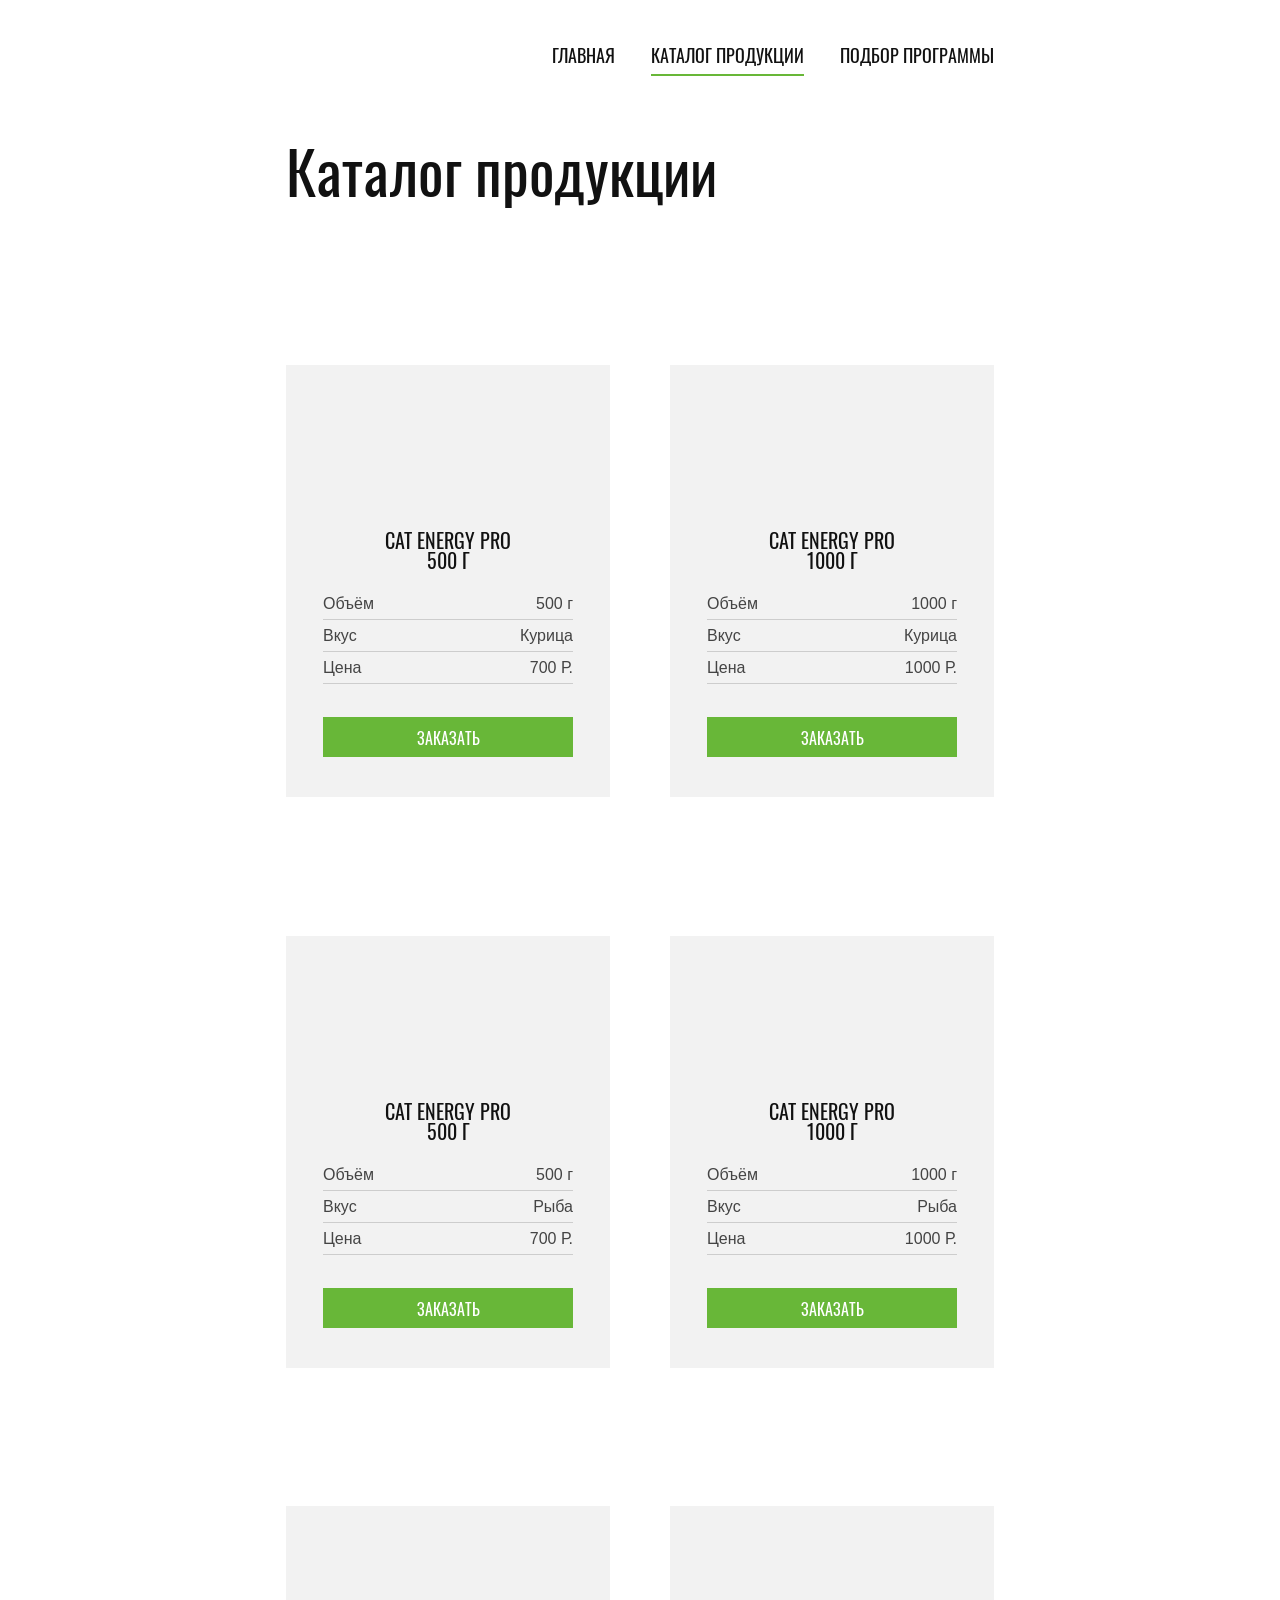
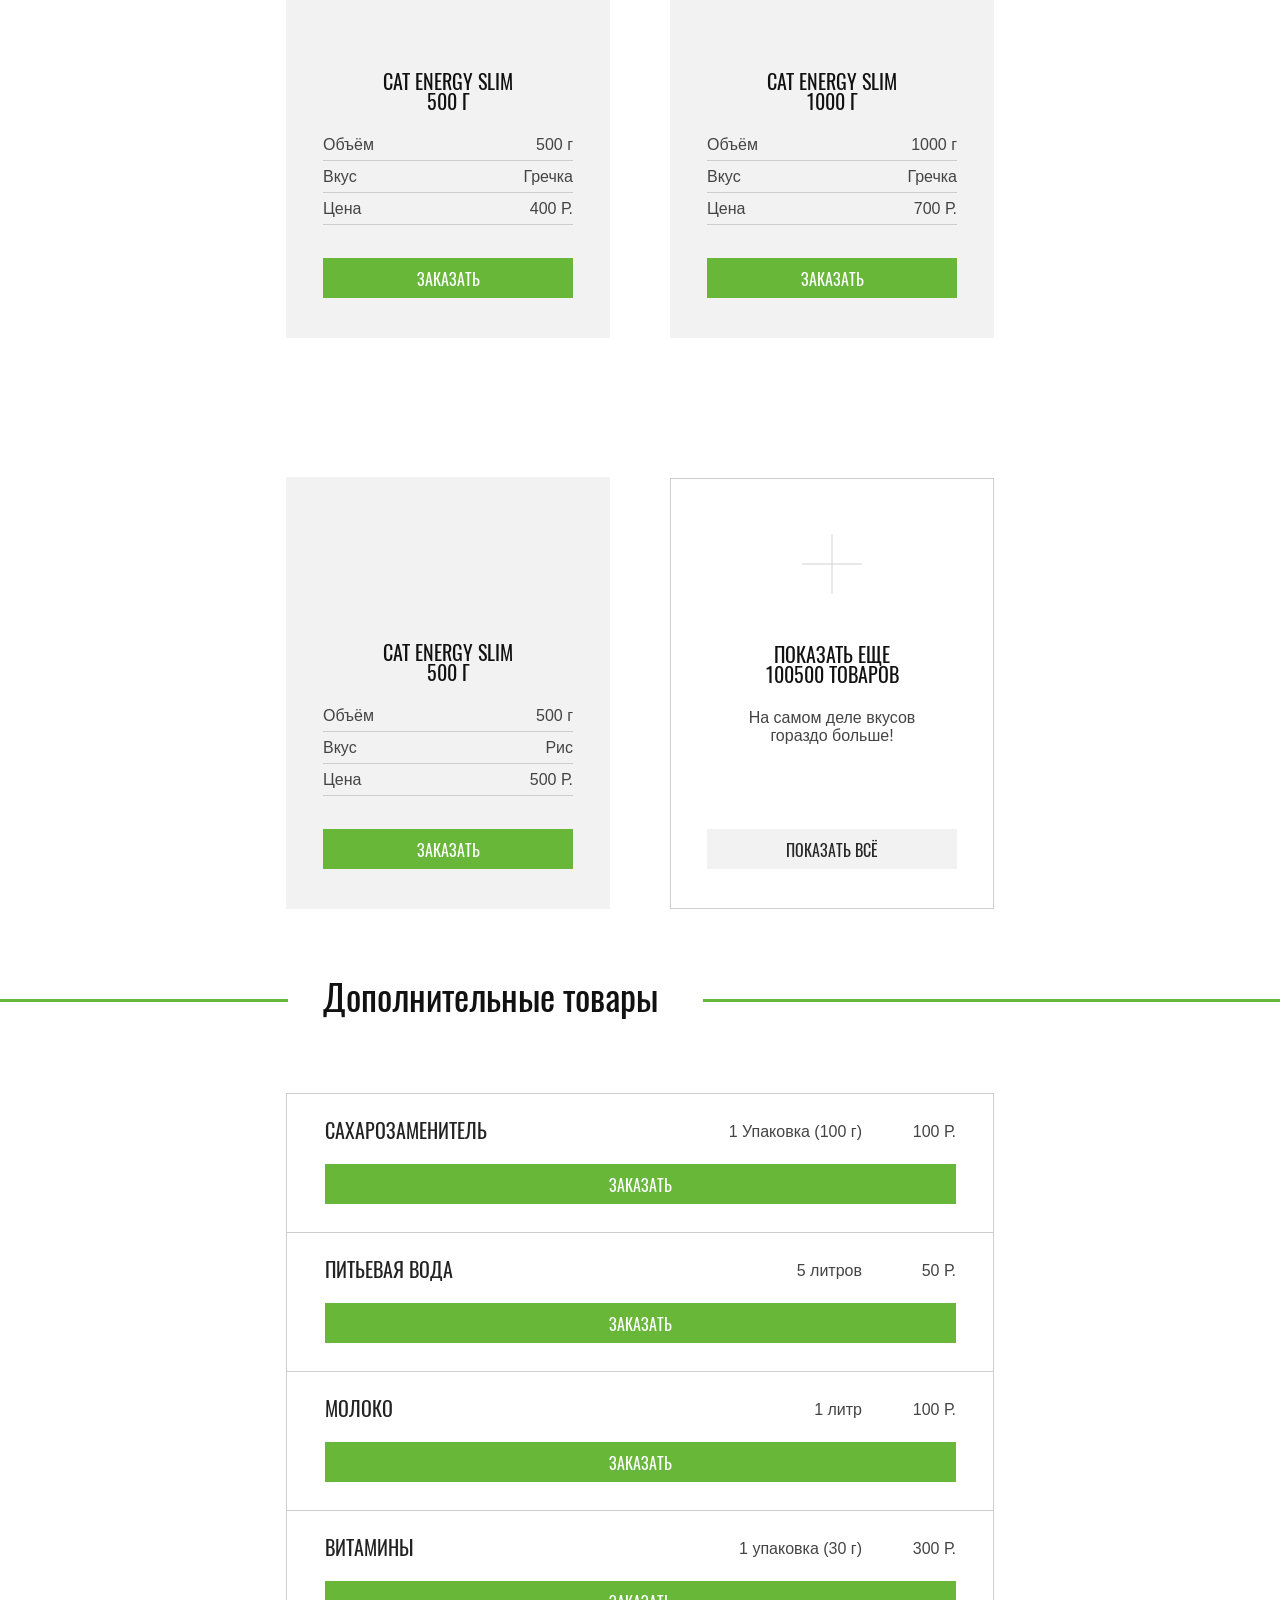
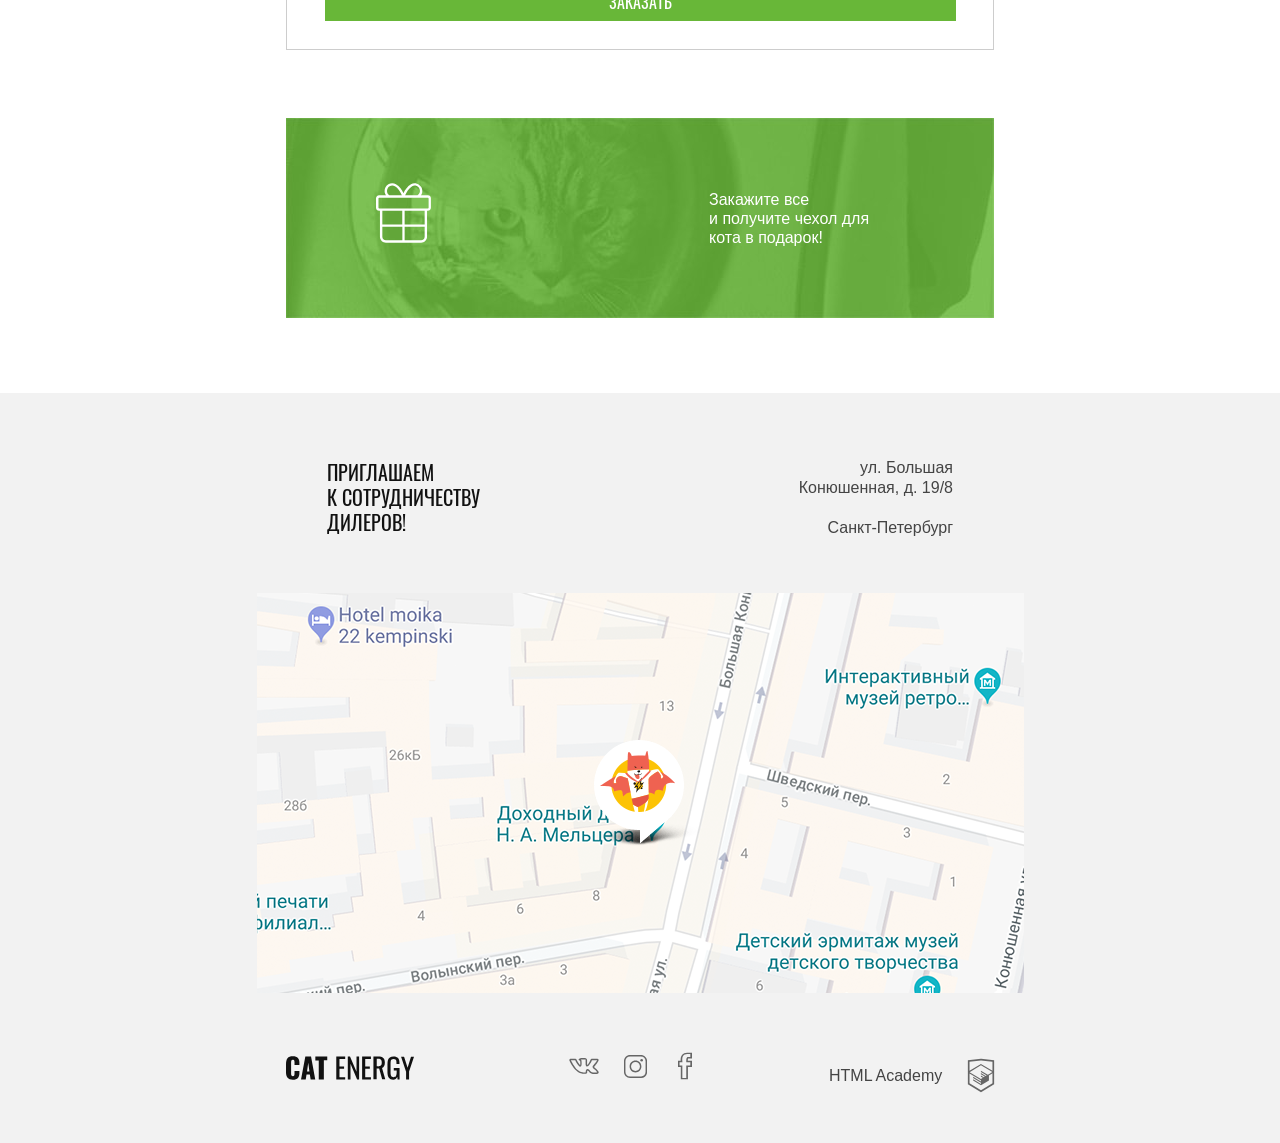
<file: cat-energy/catalog.html>
<!DOCTYPE html>
<html lang="ru">
  <head>
    <meta charset="UTF-8">
    <meta name="viewport" content="width=device-width, initial-scale=1.0">
    <link href="css/style.min.css" rel="stylesheet">
    <link href="fonts/oswaldregular.woff2" rel="preload" as="font" type="font/woff2" crossorigin="">
    <link href="fonts/oswaldmedium.woff2" rel="preload" as="font" type="font/woff2" crossorigin="">
    <script>
      document.createElement( "picture" );
    </script>
    <script src="js/picturefill.min.js" async=""></script>
    <title>Кэт-энерджи. Каталог Каталог продукции</title>
  </head>
  <body>
    <div style="display:none">
      <svg xmlns="http://www.w3.org/2000/svg"><symbol id="icon-fb-mobile" viewbox="0 0 10 19"><path d="M7.1 19H2v-8.8H0V5.8h1.9c-.1-2 .2-3.4 1.1-4.4C3.8.5 5 .1 6.5 0H10v4.2H7.2c-.1.2-.2.8-.2 1.6h3v4.4H7.1V19zm-4-1h2.8V9.1h2.9V6.8H5.9v-.5c0-1.4 0-2.6.7-3.1l.1-.1h2.1V1H6.5c-1.2.1-2 .4-2.6 1-.8.8-1 2.3-.8 4.2l.1.6H1.1v2.3h2V18z"></path></symbol><symbol id="icon-fb" viewbox="34.789 -4.709 13.518 27.75"><path d="M44.32 23.041h-6.816V10.137h-2.715V3.763h2.629c-.202-2.887.298-5 1.519-6.444 1.039-1.229 2.583-1.911 4.588-2.026l4.782-.001v6.15h-3.755c-.166.315-.251 1.093-.252 2.321h3.978v6.375H44.32v12.903zm-5.316-1.5h3.816V8.637h3.957V5.263h-3.953l-.016-.734c-.044-2.04.002-3.784 1.007-4.46l.19-.127h2.801v-3.15h-3.239c-1.557.091-2.711.581-3.485 1.496-1.041 1.231-1.41 3.298-1.099 6.144l.092.832h-2.786v3.375h2.715v12.902z"></path></symbol><symbol id="icon-gift" viewbox="0 0 55.5 60"><path d="M52.3 12.2h-7c.5-.7.8-1.4 1.1-2.2.6-2 .4-4.1-.6-5.9-1-1.8-2.6-3.1-4.6-3.7-2-.6-4.1-.4-5.9.6-3.6 2-6.2 6.1-7.6 9-1.4-2.9-4-7.1-7.6-9-3.8-2-8.5-.6-10.5 3.1-1.4 2.7-1.2 5.8.5 8.1h-7c-1.7 0-3.1 1.4-3.1 3.1v9.4c0 1.7 1.4 3.1 3.1 3.1H4v26.1c0 3.3 2.7 6 6 6h35.5c3.3 0 6-2.7 6-6V27.8h.8c1.7 0 3.1-1.4 3.1-3.1v-9.4c.1-1.7-1.3-3.1-3.1-3.1zM36.5 3c1.3-.7 2.7-.8 4.1-.4 1.3.4 2.4 1.3 3.1 2.6.7 1.3.8 2.7.4 4.1-.4 1.2-1.1 2.2-2.2 2.9H29.4C30.5 9.6 33 5 36.5 3zM11.7 5.2C13.2 2.6 16.4 1.6 19 3c3.5 1.9 6 6.6 7.1 9.1H13.5c-2.3-1.4-3.1-4.5-1.8-6.9zm14.8 22.6v13.7H6.4V27.8h20.1zM6.4 53.9v-10h20.2v13.7H10c-2 0-3.6-1.7-3.6-3.7zm39.1 3.7H28.9V43.9h20.2v10c0 2-1.6 3.7-3.6 3.7zm3.6-16.1H28.9V27.8h20.2v13.7zm4-16.8c0 .4-.3.7-.7.7H3.2c-.4 0-.7-.3-.7-.7v-9.4c0-.4.3-.7.7-.7h49.2c.4 0 .7.3.7.7v9.4z"></path></symbol><symbol id="icon-htmlacademy" viewbox="0 0 60 60"><path d="M30.2 5H30L10.3 7.1v36.2L30 55l19.7-11.7V7.1L30.2 5zm17 36.8L30 52 12.8 41.8V27l17.1 10.2V39l-11.7-7v1.8L30 40.9v1.9l-11.8-7v1.8l11.8 7 11.9-7.1v-7.6l5.3-3.2v15.1zm-.1-17l-4.7 2.8-2.2 1.3-10.3-6.1v1.8l8.8 5.3h-.1l-.2.1-1.3.7-7.3-4.3v1.8l5.8 3.4-1.4.9-4.3-2.6v1.8l2.9 1.7-2.9 1.7-17-10.1 17-10.2 17.2 10zm.1-1.8L29.9 12.8 12.8 23V9.4L30 7.6l17.2 1.8V23z"></path></symbol><symbol id="icon-insta-mobile" viewbox="0 0 16 16"><path d="M11.8 1C13.6 1 15 2.4 15 4.2v7.7c0 1.7-1.4 3.1-3.1 3.1H4.2C2.4 15 1 13.6 1 11.8V4.2C1 2.4 2.4 1 4.2 1h7.6m0-1H4.2C1.9 0 0 1.9 0 4.2v7.7C0 14.1 1.9 16 4.2 16h7.7c2.3 0 4.2-1.9 4.2-4.2V4.2C16 1.9 14.1 0 11.8 0z"></path><path class="st0" d="M8 4.9c1.7 0 3.1 1.4 3.1 3.1 0 1.7-1.4 3.1-3.1 3.1-1.7 0-3.1-1.4-3.1-3.1 0-1.7 1.4-3.1 3.1-3.1m0-1C5.7 3.9 3.9 5.7 3.9 8s1.8 4.1 4.1 4.1 4.1-1.8 4.1-4.1S10.3 3.9 8 3.9z"></path><circle cx="12.3" cy="3.7" r=".9"></circle></symbol><symbol id="icon-insta" viewbox="-3 -3 23 23"><path fill="#231F20" d="M14.002-1.501C16.482-1.501 18.5.519 18.5 3v11c0 2.481-2.018 4.5-4.498 4.5H3.01A4.504 4.504 0 0 1-1.488 14V3C-1.488.519.53-1.5 3.01-1.5h10.992m0-1.5H3.01C-.29-3-2.987-.301-2.987 3v11.001C-2.987 17.299-.29 20 3.01 20h10.995C17.301 20 20 17.299 20 13.999V3c0-3.301-2.699-6-5.998-6z"></path><path fill="#231F20" d="M8.506 4.078a4.434 4.434 0 0 1 4.429 4.428c0 2.44-1.989 4.43-4.429 4.43a4.434 4.434 0 0 1-4.428-4.43 4.431 4.431 0 0 1 4.428-4.428m0-1.5a5.929 5.929 0 0 0 0 11.855c3.274 0 5.926-2.653 5.926-5.927S11.78 2.578 8.506 2.578z"></path><circle fill="#231F20" cx="14.646" cy="2.379" r="1.341"></circle></symbol><symbol id="icon-logo-footer" viewbox="0 0 127.8 23.4"><path class="st0" d="M1.6 21.5C.6 20.2 0 18.3 0 15.9V7.6c0-2.5.5-4.4 1.5-5.7C2.6.6 4.3 0 6.8 0c2.4 0 4.1.6 5.1 1.7s1.5 2.8 1.5 4.9v2H8.5V6.3c0-.9-.1-1.6-.3-2s-.6-.8-1.4-.8c-.7 0-1.2.2-1.4.7s-.3 1.3-.3 2.2v10.7c0 .9.1 1.6.4 2.1.2.5.7.7 1.4.7s1.1-.2 1.3-.7c.2-.5.3-1.2.3-2.1v-2.4h4.9v2c0 2.1-.5 3.8-1.5 5-1 1.2-2.7 1.8-5.1 1.8-2.4-.1-4.2-.7-5.2-2zM19.3.3H25l4.2 22.8h-4.6l-.8-4.8h-3.3l-.8 4.8H15L19.3.3zm4.1 15l-1.2-8.9-1.2 8.9h2.4zm9.3-11.2h-3.4V.3h11.9V4h-3.4v19.1h-5.1v-19zM50.3.3h8.8v2.4h-5.7v7.5H58v2.3h-4.6v8.4h5.7v2.3h-8.9V.3zm11.4 0h2.2l6.5 15.1V.3H73v22.8h-2L64.4 7.5v15.6h-2.7V.3zM76 .3h8.8v2.4h-5.7v7.5h4.6v2.3h-4.6v8.4h5.7v2.3H76V.3zm11.4 0H92c2.3 0 4 .5 5.1 1.4 1.1.9 1.6 2.5 1.6 4.6 0 2.9-.9 4.7-2.8 5.3L99.1 23H96l-3-10.7h-2.5V23h-3.2V.3zm4.4 9.8c1.4 0 2.3-.3 2.9-.8.6-.5.9-1.5.9-3 0-.9-.1-1.7-.3-2.2-.2-.5-.6-.9-1.1-1.2-.5-.3-1.3-.4-2.2-.4h-1.4V10h1.2zm10.9 11.3c-.9-1.3-1.4-3.2-1.4-5.8V8c0-1.8.2-3.2.5-4.3.4-1.1 1-2 1.9-2.6s2.1-.9 3.7-.9c2.1 0 3.6.5 4.5 1.6s1.4 2.7 1.4 5v.8h-3v-.7c0-1.1-.1-1.9-.2-2.5-.1-.6-.4-1-.8-1.3-.4-.3-1-.5-1.9-.5-.9 0-1.5.2-2 .6s-.7.9-.8 1.6-.2 1.6-.2 2.7V16c0 1.7.2 3 .6 3.8.4.8 1.2 1.1 2.4 1.1s2-.4 2.4-1.2c.4-.8.7-2.1.7-4v-1.6h-2.9v-2.3h5.8v11.3h-2l-.3-2.6c-.7 1.9-2.1 2.9-4.1 2.9-1.9 0-3.4-.7-4.3-2zm17.1-6.3L114.9.4h3l3.5 11 3.4-11h3l-4.9 14.7v8h-3v-8z"></path></symbol><symbol id="icon-mail" viewbox="0 0 17 13"><path d="M15.6 11.6H1.4V5.8H0V13h17V5.8h-1.4v5.8zM0 0v2.3l8.5 7.1L17 2.3V0H0zm15.6 1.6L8.5 7.5 1.4 1.6v-.2h14.2v.2z"></path></symbol><symbol id="icon-phone" viewbox="0 0 20 20"><path d="M17.9 9.4H9.4v1.2h8.5l-2.1 2.1.9.9 3.1-3.1c.2-.2.2-.6 0-.9l-3.1-3.1-.9.9 2.1 2zm-9.8 10v-6.2c0-.3-.3-.6-.6-.6H3.1c0 .7.6 1.2 1.2 1.2h2.5v5H3.1c-1 .1-1.8-.7-1.9-1.7v-14c0-1 .8-1.8 1.7-1.8h3.9v5H4.4c-.7 0-1.2.6-1.2 1.2h4.4c.3 0 .6-.3.6-.6V.6C8.1.3 7.8 0 7.5 0H3.1C1.5-.1.1 1.2 0 2.9v13.9c-.1 1.7 1.2 3.1 2.9 3.1h4.6c.3.1.6-.2.6-.5z"></path></symbol><symbol id="icon-vk-mobile" viewbox="0 0 22 12"><path d="M17.6 12c-.3 0-.9-.1-1.5-.5-.5-.3-.9-.7-1.3-1.2-.3-.3-.9-.9-1.1-.9-.2.1-.4.7-.3 1.2 0 .1 0 .6-.3.9-.3.3-.8.4-.9.4h-1.4c-.7 0-3.2-.2-5.4-2.3C2.5 7.1.2 2.2.1 2 0 1.6-.1 1.2.2.9c.3-.3.8-.4 1-.4h3.1c.1 0 .4.1.7.3.3.2.4.5.5.6 0 0 .5 1.1 1.1 2 1 1.5 1.4 1.9 1.5 2 .1-.4.2-1.4.1-2.3 0-.4-.1-.8-.2-1-.1-.1-.3-.2-.5-.2l-.6-.5c0-.5.5-.9.9-1.1.5-.2 1.3-.3 2.3-.3h.5c.9 0 1.2.1 1.6.1 1.2.3 1.2 1.3 1.1 2.5v1.6c0 .3 0 .8.1 1 .2-.1.6-.5 1.5-1.9.6-.9 1-1.9 1.1-2.1.1-.3.4-.7 1.2-.7h3.4c.7 0 1.2.2 1.3.7.2.5.1 1.3-1.7 3.5-.3.3-.5.6-.7.9-.5.4-.9 1-.9 1.1 0 .1.5.5.9.9 1.1.9 1.9 1.7 2.2 2.3.4.6.3 1 .2 1.3-.3.7-1.2.7-1.4.8h-2.9zm-3.9-3.7c.7 0 1.2.6 1.8 1.2.4.4.7.8 1.1 1 .5.3 1 .3 1 .3h2.9c.1 0 .3-.1.4-.1 0 0 0-.1-.1-.1-.3-.5-1-1.3-2-2.1-.9-.7-1.3-1.1-1.4-1.7 0-.6.4-1.1 1.2-2.1.2-.2.4-.5.7-.8 1.1-1.4 1.4-2 1.5-2.3h-3.9c0 .4-.5 1.5-1.1 2.4-1.4 2.1-2 2.4-2.5 2.4-.1 0-.3 0-.4-.1-.7-.4-.7-1.4-.7-2.1V2.6c.1-1.3 0-1.3-.3-1.4-.3-.1-.5-.1-1.4-.1H10c-.5 0-1 0-1.4.1l.2.2c.4.5.4 1.5.4 1.7.1 1.3 0 2.9-.7 3.3-.1 0-.2.1-.4.1-.6 0-1.3-.7-2.5-2.5C5 2.9 4.5 1.8 4.5 1.8s0-.1-.1-.1-.2-.1-.2-.1h-3c.4.9 2.5 5 4.8 7.2 2 1.9 4.3 2 4.7 2h1.4s.2 0 .2-.1v-.1c0-.2 0-2 1.2-2.3h.2z"></path></symbol><symbol id="icon-vk" viewbox="3.007 11.628 30.004 15.761"><path d="M26.945 27.388c-.386 0-1.17-.082-2.075-.632-.642-.385-1.223-.968-1.784-1.532-.438-.44-1.171-1.177-1.447-1.177-.268.075-.481.921-.476 1.569.004.113-.001.774-.468 1.213-.425.4-1.088.485-1.216.498l-1.926.007c-.967 0-4.358-.218-7.429-3.021-3.674-3.358-6.835-9.798-6.968-10.07-.197-.462-.248-1.066.152-1.482.392-.413 1.081-.472 1.359-.479l4.083-.024.115.008c.091.014.567.095.957.349.388.247.59.651.626.73.01.021.649 1.432 1.475 2.684 1.312 1.99 1.896 2.455 2.103 2.562.188-.417.277-1.7.187-2.871.001-.493-.101-1.098-.252-1.278-.112-.134-.426-.253-.778-.294l-.722-.691c-.096-.658.635-1.226 1.149-1.446.737-.316 1.792-.382 3.147-.382l.71.005c1.235.012 1.622.081 2.149.191 1.702.361 1.64 1.729 1.567 3.312-.021.464-.046 1.001-.046 1.621 0 .151-.005.312-.011.479-.012.38-.032 1.038.093 1.304.219-.145.852-.665 2.072-2.483.783-1.165 1.4-2.539 1.517-2.803l.001-.001c.182-.43.608-.941 1.613-.946l4.274-.024c.012-.003.172-.016.377-.016.98 0 1.597.287 1.832.854.269.65.169 1.657-2.354 4.605-.37.432-.697.804-.982 1.127-.598.678-1.216 1.379-1.237 1.595.053.169.662.665 1.252 1.145 1.53 1.247 2.528 2.264 3.033 3.073.522.759.429 1.33.258 1.677-.424.864-1.638.973-1.877.985l-3.79.047a2.525 2.525 0 0 1-.263.012zm-5.307-4.84c.899 0 1.682.786 2.511 1.618.497.5 1.011 1.016 1.496 1.307.727.44 1.316.421 1.398.412l.103-.009 3.805-.047c.171-.012.411-.073.536-.136a1.167 1.167 0 0 0-.098-.167c-.449-.718-1.388-1.659-2.686-2.718-1.184-.963-1.801-1.465-1.865-2.244-.066-.805.493-1.439 1.607-2.703.28-.318.604-.685.967-1.109 1.559-1.821 1.957-2.64 2.058-2.956-.17-.029-.648-.021-.678-.018l-4.361.028c-.191.001-.249.035-.249.036-.176.414-.812 1.812-1.644 3.05-1.895 2.82-2.785 3.2-3.407 3.201-.204 0-.396-.05-.569-.148-1.003-.569-.963-1.834-.934-2.757.005-.149.01-.295.01-.431 0-.646.025-1.207.048-1.689.076-1.68.016-1.692-.379-1.776-.409-.086-.705-.147-1.856-.159l-.693-.005c-.624 0-1.343.014-1.906.098.092.074.18.157.259.251.588.704.604 1.951.601 2.194.13 1.646.061 3.796-1.018 4.313a1.365 1.365 0 0 1-.597.137c-.926 0-1.854-.885-3.425-3.267a22.863 22.863 0 0 1-1.587-2.887.47.47 0 0 0-.075-.094 1.133 1.133 0 0 0-.32-.116l-4.001.024c-.021.001-.045.002-.07.005.591 1.189 3.426 6.592 6.519 9.419 2.74 2.502 5.826 2.629 6.417 2.629l1.851-.003c.046-.01.218-.062.269-.1-.019.018-.01-.053-.01-.097-.003-.265.012-2.595 1.578-3.034.126-.034.259-.052.395-.052z"></path></symbol></svg>
    </div>
    <header class="page-header">
      <nav class="page-header__nav main-nav main-nav--closed main-nav--nojs">
        <div class="main-nav__logo-wrapper">
          <a class="main-nav__logo logo" href="index.html">Логотип "Кэт энерджи"
            <picture>
              <source media="(min-width: 1300px)" srcset="img/logo-desktop.svg">
              <source media="(min-width: 768px)" srcset="img/logo-tablet.svg">
              <img class="logo__image" src="img/logo-mobile.svg" width="33" height="38" alt="Логотип Кэт энерджи">
            </picture>
            <img class="logo__title" src="img/logo-mobile-header.svg" width="101" height="18" alt="Название Кэт энерджи">
          </a>
          <button class="main-nav__toggle" type="button">Открыть меню</button>
        </div>
        <ul class="main-nav__list site-list">
          <li class="site-list__item">
            <a class="site-list__link" href="index.html">Главная</a>
          </li>
          <li class="site-list__item">
            <a class="site-list__link site-list__link--active">Каталог продукции</a>
          </li>
          <li class="site-list__item">
            <a class="site-list__link" href="form.html">Подбор программы</a>
          </li>
        </ul>
      </nav>
      <section class="page-header__content page-header__content--catalog-page">
        <h1 class="page-header__title">Каталог продукции</h1>
      </section>
    </header>
    <main>
      <section class="catalog">
        <h2 class="visually-hidden">Основной каталог товаров</h2>
        <ul class="catalog__list">
          <li class="catalog__item">
            <div class="catalog__details">
              <a class="catalog__link" href="#">
                <picture>
                  <source type="image/webp" media="(min-width: 1300px)" srcset="img/chicken-small-desktop@1x.webp 1x, img/chicken-small-desktop@2x.webp 2x">
                  <source type="image/webp" media="(min-width: 768px)" srcset="img/chicken-small-tablet@1x.webp 1x, img/chicken-small-tablet@2x.webp 2x">
                  <source type="image/webp" srcset="img/chicken-small-mobile@1x.webp 1x, img/chicken-small-mobile@2x.webp 2x">
                  <source media="(min-width: 1300px)" srcset="img/chicken-small-desktop@1x.png 1x, img/chicken-small-desktop@2x.png 2x">
                  <source media="(min-width: 768px)" srcset="img/chicken-small-tablet@1x.png 1x, img/chicken-small-tablet@2x.png 2x">
                  <img class="catalog__image" src="img/chicken-small-mobile@1x.jpg" srcset="img/chicken-small-mobile@2x.jpg 2x" alt="Cat Energy PRO 500 г">
                </picture>
              </a>
              <div class="catalog__wrapper">
                <a class="catalog__title" href="#">Cat Energy PRO 500 г</a>
                <table class="catalog__table">
                  <tr class="catalog__row">
                    <td class="catalog__field">Объём</td>
                    <td class="catalog__value">500 г</td>
                  </tr>
                  <tr class="catalog__row">
                    <td class="catalog__field">Вкус</td>
                    <td class="catalog__value">Курица</td>
                  </tr>
                  <tr class="catalog__row">
                    <td class="catalog__field">Цена</td>
                    <td class="catalog__value">700 Р.</td>
                  </tr>
                </table>
              </div>
            </div>
            <a class="catalog__button btn btn--catalog" href="#">Заказать</a>
          </li>
          <li class="catalog__item">
            <div class="catalog__details">
              <a class="catalog__link" href="#">
                <picture>
                  <source type="image/webp" media="(min-width: 1300px)" srcset="img/chicken-big-desktop@1x.webp 1x, img/chicken-big-desktop@2x.webp 2x">
                  <source type="image/webp" media="(min-width: 768px)" srcset="img/chicken-big-tablet@1x.webp 1x, img/chicken-big-tablet@2x.webp 2x">
                  <source type="image/webp" srcset="img/chicken-big-mobile@1x.webp 1x, img/chicken-big-mobile@2x.webp 2x">
                  <source media="(min-width: 1300px)" srcset="img/chicken-big-desktop@1x.png 1x, img/chicken-big-desktop@2x.png 2x">
                  <source media="(min-width: 768px)" srcset="img/chicken-big-tablet@1x.png 1x, img/chicken-big-tablet@2x.png 2x">
                  <img class="catalog__image" src="img/chicken-big-mobile@1x.jpg" srcset="img/chicken-big-mobile@2x.jpg 2x" alt="Cat Energy PRO 1000 г">
                </picture>
              </a>
              <div class="catalog__wrapper">
                <a class="catalog__title" href="#">Cat Energy PRO 1000 г</a>
                <table class="catalog__table">
                  <tr class="catalog__row">
                    <td class="catalog__field">Объём</td>
                    <td class="catalog__value">1000 г</td>
                  </tr>
                  <tr class="catalog__row">
                    <td class="catalog__field">Вкус</td>
                    <td class="catalog__value">Курица</td>
                  </tr>
                  <tr class="catalog__row">
                    <td class="catalog__field">Цена</td>
                    <td class="catalog__value">1000 Р.</td>
                  </tr>
                </table>
              </div>
            </div>
            <a class="catalog__button btn btn--catalog" href="#">Заказать</a>
          </li>
          <li class="catalog__item">
            <div class="catalog__details">
              <a class="catalog__link" href="#">
                <picture>
                  <source type="image/webp" media="(min-width: 1300px)" srcset="img/fish-small-desktop@1x.webp 1x, img/fish-small-desktop@2x.webp 2x">
                  <source type="image/webp" media="(min-width: 768px)" srcset="img/fish-small-tablet@1x.webp 1x, img/fish-small-tablet@2x.webp 2x">
                  <source type="image/webp" srcset="img/fish-small-mobile@1x.webp 1x, img/fish-small-mobile@2x.webp 2x">
                  <source media="(min-width: 1300px)" srcset="img/fish-small-desktop@1x.png 1x, img/fish-small-desktop@2x.png 2x">
                  <source media="(min-width: 768px)" srcset="img/fish-small-tablet@1x.png 1x, img/fish-small-tablet@2x.png 2x">
                  <img class="catalog__image" src="img/fish-small-mobile@1x.jpg" srcset="img/fish-small-mobile@2x.jpg 2x" alt="Cat Energy PRO 500 г">
                </picture>
              </a>
              <div class="catalog__wrapper">
                <a class="catalog__title" href="#">Cat Energy PRO 500 г</a>
                <table class="catalog__table">
                  <tr class="catalog__row">
                    <td class="catalog__field">Объём</td>
                    <td class="catalog__value">500 г</td>
                  </tr>
                  <tr class="catalog__row">
                    <td class="catalog__field">Вкус</td>
                    <td class="catalog__value">Рыба</td>
                  </tr>
                  <tr class="catalog__row">
                    <td class="catalog__field">Цена</td>
                    <td class="catalog__value">700 Р.</td>
                  </tr>
                </table>
              </div>
            </div>
            <a class="catalog__button btn btn--catalog" href="#">Заказать</a>
          </li>
          <li class="catalog__item">
            <div class="catalog__details">
              <a class="catalog__link" href="#">
                <picture>
                  <source type="image/webp" media="(min-width: 1300px)" srcset="img/fish-big-desktop@1x.webp 1x, img/fish-big-desktop@2x.webp 2x">
                  <source type="image/webp" media="(min-width: 768px)" srcset="img/fish-big-tablet@1x.webp 1x, img/fish-big-tablet@2x.webp 2x">
                  <source type="image/webp" srcset="img/fish-big-mobile@1x.webp 1x, img/fish-big-mobile@2x.webp 2x">
                  <source media="(min-width: 1300px)" srcset="img/fish-big-desktop@1x.png 1x, img/fish-big-desktop@2x.png 2x">
                  <source media="(min-width: 768px)" srcset="img/fish-big-tablet@1x.png 1x, img/fish-big-tablet@2x.png 2x">
                  <img class="catalog__image" src="img/fish-big-mobile@1x.jpg" srcset="img/fish-big-mobile@2x.jpg 2x" alt="Cat Energy PRO 1000 г">
                </picture>
              </a>
              <div class="catalog__wrapper">
                <a class="catalog__title" href="#">Cat Energy PRO 1000 г</a>
                <table class="catalog__table">
                  <tr class="catalog__row">
                    <td class="catalog__field">Объём</td>
                    <td class="catalog__value">1000 г</td>
                  </tr>
                  <tr class="catalog__row">
                    <td class="catalog__field">Вкус</td>
                    <td class="catalog__value">Рыба</td>
                  </tr>
                  <tr class="catalog__row">
                    <td class="catalog__field">Цена</td>
                    <td class="catalog__value">1000 Р.</td>
                  </tr>
                </table>
              </div>
            </div>
            <a class="catalog__button btn btn--catalog" href="#">Заказать</a>
          </li>
          <li class="catalog__item">
            <div class="catalog__details">
              <a class="catalog__link" href="#">
                <picture>
                  <source type="image/webp" media="(min-width: 1300px)" srcset="img/buckwheat-small-desktop@1x.webp 1x, img/buckwheat-small-desktop@2x.webp 2x">
                  <source type="image/webp" media="(min-width: 768px)" srcset="img/buckwheat-small-tablet@1x.webp 1x, img/buckwheat-small-tablet@2x.webp 2x">
                  <source type="image/webp" srcset="img/buckwheat-small-mobile@1x.webp 1x, img/buckwheat-small-mobile@2x.webp 2x">
                  <source media="(min-width: 1300px)" srcset="img/buckwheat-small-desktop@1x.png 1x, img/buckwheat-small-desktop@2x.png 2x">
                  <source media="(min-width: 768px)" srcset="img/buckwheat-small-tablet@1x.png 1x, img/buckwheat-small-tablet@2x.png 2x">
                  <img class="catalog__image" src="img/buckwheat-small-mobile@1x.jpg" srcset="img/buckwheat-small-mobile@2x.jpg 2x" alt="Cat Energy Slim 500 г">
                </picture>
              </a>
              <div class="catalog__wrapper">
                <a class="catalog__title" href="#">Cat Energy Slim 500 г</a>
                <table class="catalog__table">
                  <tr class="catalog__row">
                    <td class="catalog__field">Объём</td>
                    <td class="catalog__value">500 г</td>
                  </tr>
                  <tr class="catalog__row">
                    <td class="catalog__field">Вкус</td>
                    <td class="catalog__value">Гречка</td>
                  </tr>
                  <tr class="catalog__row">
                    <td class="catalog__field">Цена</td>
                    <td class="catalog__value">400 Р.</td>
                  </tr>
                </table>
              </div>
            </div>
            <a class="catalog__button btn btn--catalog" href="#">Заказать</a>
          </li>
          <li class="catalog__item">
            <div class="catalog__details">
              <a class="catalog__link" href="#">
                <picture>
                  <source type="image/webp" media="(min-width: 1300px)" srcset="img/buckwheat-big-desktop@1x.webp 1x, img/buckwheat-big-desktop@2x.webp 2x">
                  <source type="image/webp" media="(min-width: 768px)" srcset="img/buckwheat-big-tablet@1x.webp 1x, img/buckwheat-big-tablet@2x.webp 2x">
                  <source type="image/webp" srcset="img/buckwheat-big-mobile@1x.webp 1x, img/buckwheat-big-mobile@2x.webp 2x">
                  <source media="(min-width: 1300px)" srcset="img/buckwheat-big-desktop@1x.png 1x, img/buckwheat-big-desktop@2x.png 2x">
                  <source media="(min-width: 768px)" srcset="img/buckwheat-big-tablet@1x.png 1x, img/buckwheat-big-tablet@2x.png 2x">
                  <img class="catalog__image" src="img/buckwheat-big-mobile@1x.jpg" srcset="img/buckwheat-big-mobile@2x.jpg 2x" alt="Cat Energy Slim 1000 г">
                </picture>
              </a>
              <div class="catalog__wrapper">
                <a class="catalog__title" href="#">Cat Energy Slim 1000 г</a>
                <table class="catalog__table">
                  <tr class="catalog__row">
                    <td class="catalog__field">Объём</td>
                    <td class="catalog__value">1000 г</td>
                  </tr>
                  <tr class="catalog__row">
                    <td class="catalog__field">Вкус</td>
                    <td class="catalog__value">Гречка</td>
                  </tr>
                  <tr class="catalog__row">
                    <td class="catalog__field">Цена</td>
                    <td class="catalog__value">700 Р.</td>
                  </tr>
                </table>
              </div>
            </div>
            <a class="catalog__button btn btn--catalog" href="#">Заказать</a>
          </li>
          <li class="catalog__item">
            <div class="catalog__details">
              <a class="catalog__link" href="#">
                <picture>
                  <source type="image/webp" media="(min-width: 1300px)" srcset="img/rice-small-desktop@1x.webp 1x, img/rice-small-desktop@2x.webp 2x">
                  <source type="image/webp" media="(min-width: 768px)" srcset="img/rice-small-tablet@1x.webp 1x, img/rice-small-tablet@2x.webp 2x">
                  <source type="image/webp" srcset="img/rice-small-mobile@1x.webp 1x, img/rice-small-mobile@2x.webp 2x">
                  <source media="(min-width: 1300px)" srcset="img/rice-small-desktop@1x.png 1x, img/rice-small-desktop@2x.png 2x">
                  <source media="(min-width: 768px)" srcset="img/rice-small-tablet@1x.png 1x, img/rice-small-tablet@2x.png 2x">
                  <img class="catalog__image" src="img/rice-small-mobile@1x.jpg" srcset="img/rice-small-mobile@2x.jpg 2x" alt="Cat Energy Slim 500 г">
                </picture>
              </a>
              <div class="catalog__wrapper">
                <a class="catalog__title" href="#">Cat Energy Slim 500 г</a>
                <table class="catalog__table">
                  <tr class="catalog__row">
                    <td class="catalog__field">Объём</td>
                    <td class="catalog__value">500 г</td>
                  </tr>
                  <tr class="catalog__row">
                    <td class="catalog__field">Вкус</td>
                    <td class="catalog__value">Рис</td>
                  </tr>
                  <tr class="catalog__row">
                    <td class="catalog__field">Цена</td>
                    <td class="catalog__value">500 Р.</td>
                  </tr>
                </table>
              </div>
            </div>
            <a class="catalog__button btn btn--catalog" href="#">Заказать</a>
          </li>
          <li class="catalog__item catalog__item--last">
            <div class="catalog__details catalog__details--self">
                <h3 class="catalog__title catalog__title--wide">Показать еще 100500 товаров</h3>
                <p class="catalog__slogan">На самом деле вкусов гораздо больше!</p>
            </div>
            <a class="catalog__button btn btn--all" href="#">Показать всё</a>
          </li>
        </ul>
      </section>
      <section class="additional">
        <div class="additional__wrapper">
          <h2 class="additional__caption">Дополнительные товары</h2>
          <div class="additional__inner">
            <ul class="additional__list">
              <li class="additional__item">
                <div class="additional__details">
                  <h3 class="additional__title">Сахарозаменитель</h3>
                  <table class="additional__table">
                    <tr class="additional__row">
                      <td class="additional__field">1 Упаковка<span> (100 г)</span></td>
                      <td class="additional__value">100 Р.</td>
                    </tr>
                  </table>
                </div>
                <a class="additional__button btn btn--additional" href="#">Заказать</a>
              </li>
              <li class="additional__item">
                <div class="additional__details">
                  <h3 class="additional__title">Питьевая вода</h3>
                  <table class="additional__table">
                    <tr class="additional__row">
                      <td class="additional__field">5 литров</td>
                      <td class="additional__value">50 Р.</td>
                    </tr>
                  </table>
                </div>
                <a class="additional__button btn btn--additional" href="#">Заказать</a>
              </li>
              <li class="additional__item">
                <div class="additional__details">
                  <h3 class="additional__title">Молоко</h3>
                  <table class="additional__table">
                    <tr class="additional__row">
                      <td class="additional__field">1 литр</td>
                      <td class="additional__value">100 Р.</td>
                    </tr>
                  </table>
                </div>
                <a class="additional__button btn btn--additional" href="#">Заказать</a>
              </li>
              <li class="additional__item">
                <div class="additional__details">
                  <h3 class="additional__title">Витамины</h3>
                  <table class="additional__table">
                    <tr class="additional__row">
                      <td class="additional__field">1 упаковка (30 г)</td>
                      <td class="additional__value">300 Р.</td>
                    </tr>
                  </table>
                </div>
                <a class="additional__button btn btn--additional" href="#">Заказать</a>
              </li>
            </ul>
            <div class="additional__offer offer">
              <h2 class="visually-hidden">Специальное предложение</h2>
              <div class="offer__wrapper">
                <svg class="offer__svg" width="55">
                  <use xlink:href="#icon-gift"></use>
                </svg>
                <p class="offer__slogan">Закажите все и&nbsp;получите чехол для кота в подарок!</p>
              </div>
            </div>
          </div>
        </div>
      </section>
      <section class="contacts contacts--catalog">
        <h2 class="visually-hidden">Контакты</h2>
        <div class="contacts__wrapper">
          <p class="contacts__slogan">Приглашаем к&nbsp;сотрудничеству дилеров!</p>
          <p class="contacts__info">ул. Большая Конюшенная, д. 19/8 <span>Санкт-Петербург</span></p>
        </div>
        <div class="contacts__map" id="map-id"></div>
      </section>
    </main>
    <footer class="page-footer">
      <div class="page-footer__wrapper">
        <a class="page-footer__logo" href="index.html">
          <svg class="page-footer__svg" width="128" height="24">
            <use xlink:href="#icon-logo-footer"></use>
          </svg>
        </a>
        <div class="page-footer__social-wrapper">
          <ul class="page-footer__social social">
            <li class="social__item">
              <a class="social__link" href="#">ВКонтакте
                <svg class="social__svg social__svg--vk" width="22" height="12">
                  <use xlink:href="#icon-vk-mobile"></use>
                </svg>
              </a>
            </li>
            <li class="social__item">
              <a class="social__link" href="#">Инстаграм
                <svg class="social__svg social__svg--insta" width="16" height="16">
                  <use xlink:href="#icon-insta-mobile"></use>
                </svg>
              </a>
            </li>
            <li class="social__item">
              <a class="social__link" href="#">Фейсбук
                <svg class="social__svg social__svg--facebook" width="12" height="20">
                  <use xlink:href="#icon-fb-mobile"></use>
                </svg>
              </a>
            </li>
          </ul>
        </div>
        <p class="page-footer__copyright copyright">
          <a class="copyright__link" href="https://htmlacademy.ru/intensive/adaptive">
            <span class="copyright__author">HTML Academy</span>
            <svg class="copyright__svg" width="40" height="47">
              <use xlink:href="#icon-htmlacademy"></use>
            </svg>
          </a>
        </p>
      </div>
    </footer>
    <script src="https://api-maps.yandex.ru/2.1/?lang=ru_RU" type="text/javascript"></script>
    <script src="js/script.min.js"></script>
  </body>
</html>
</file>
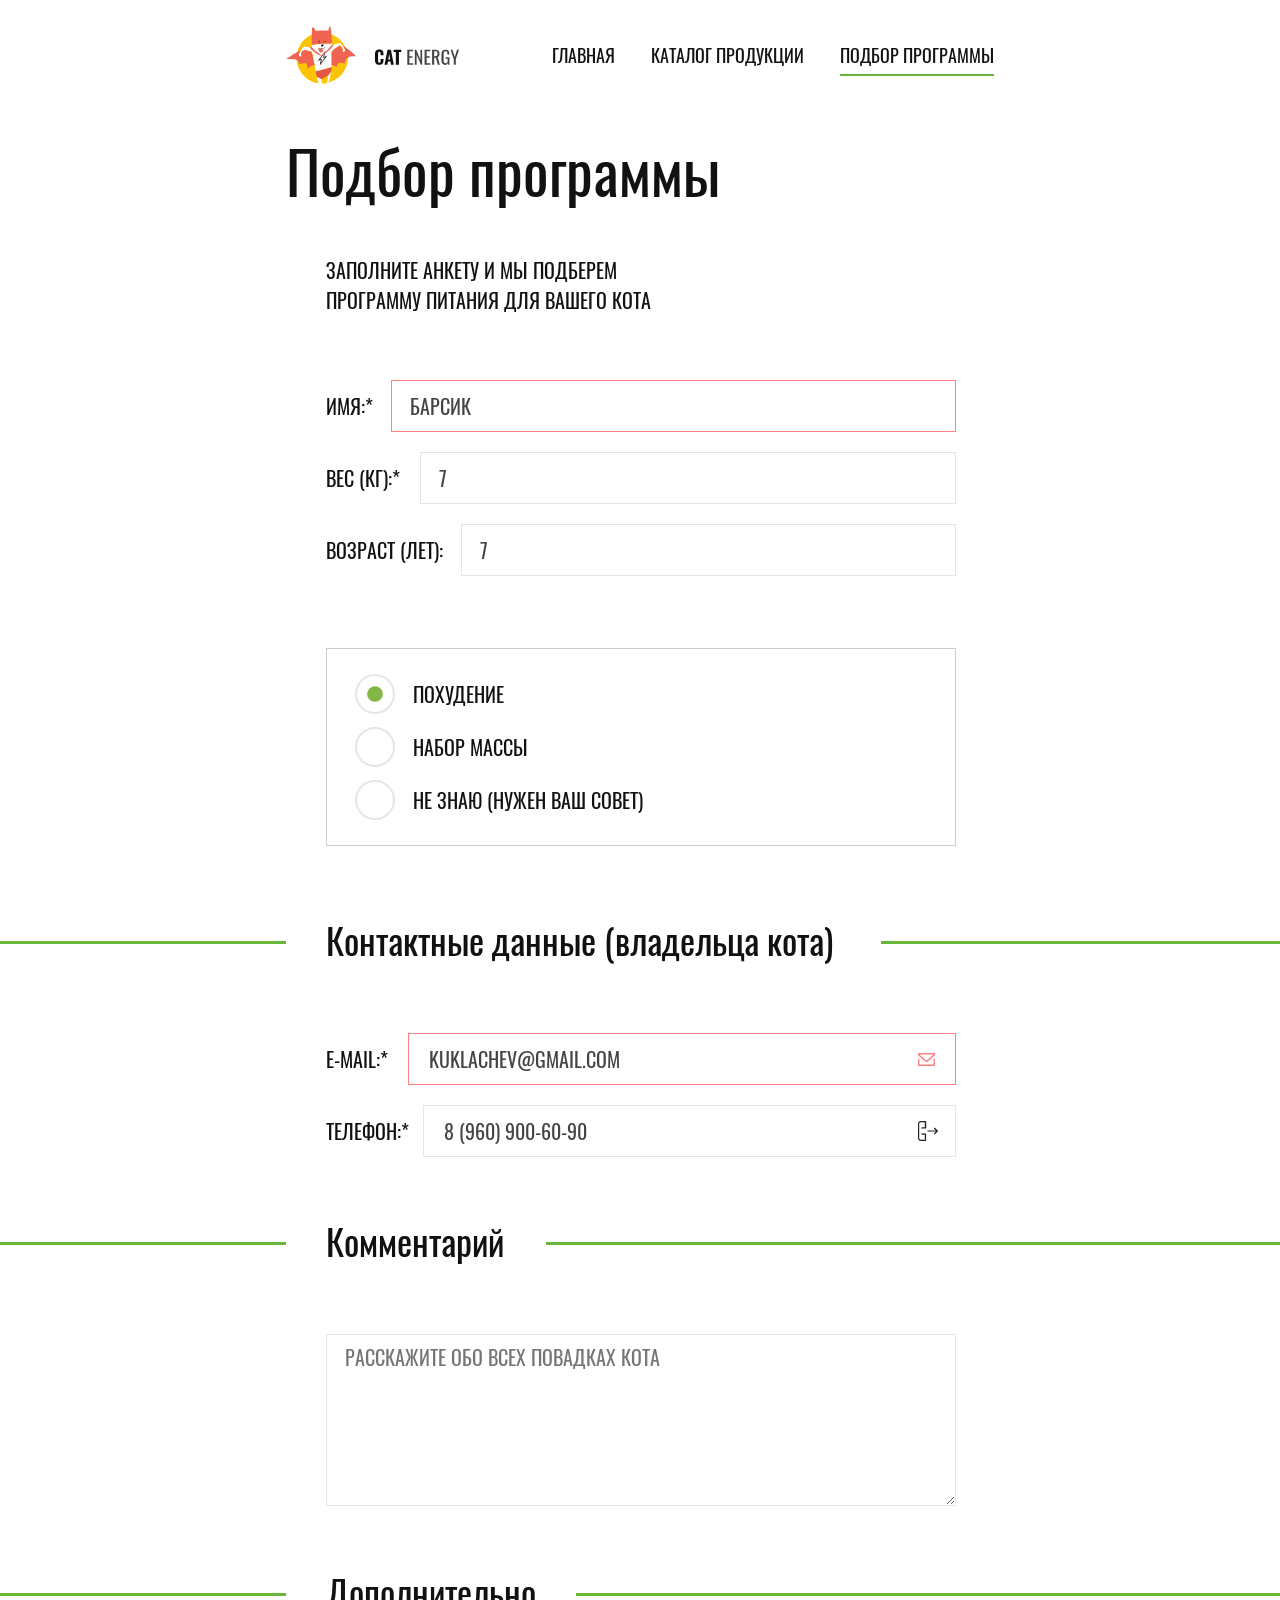
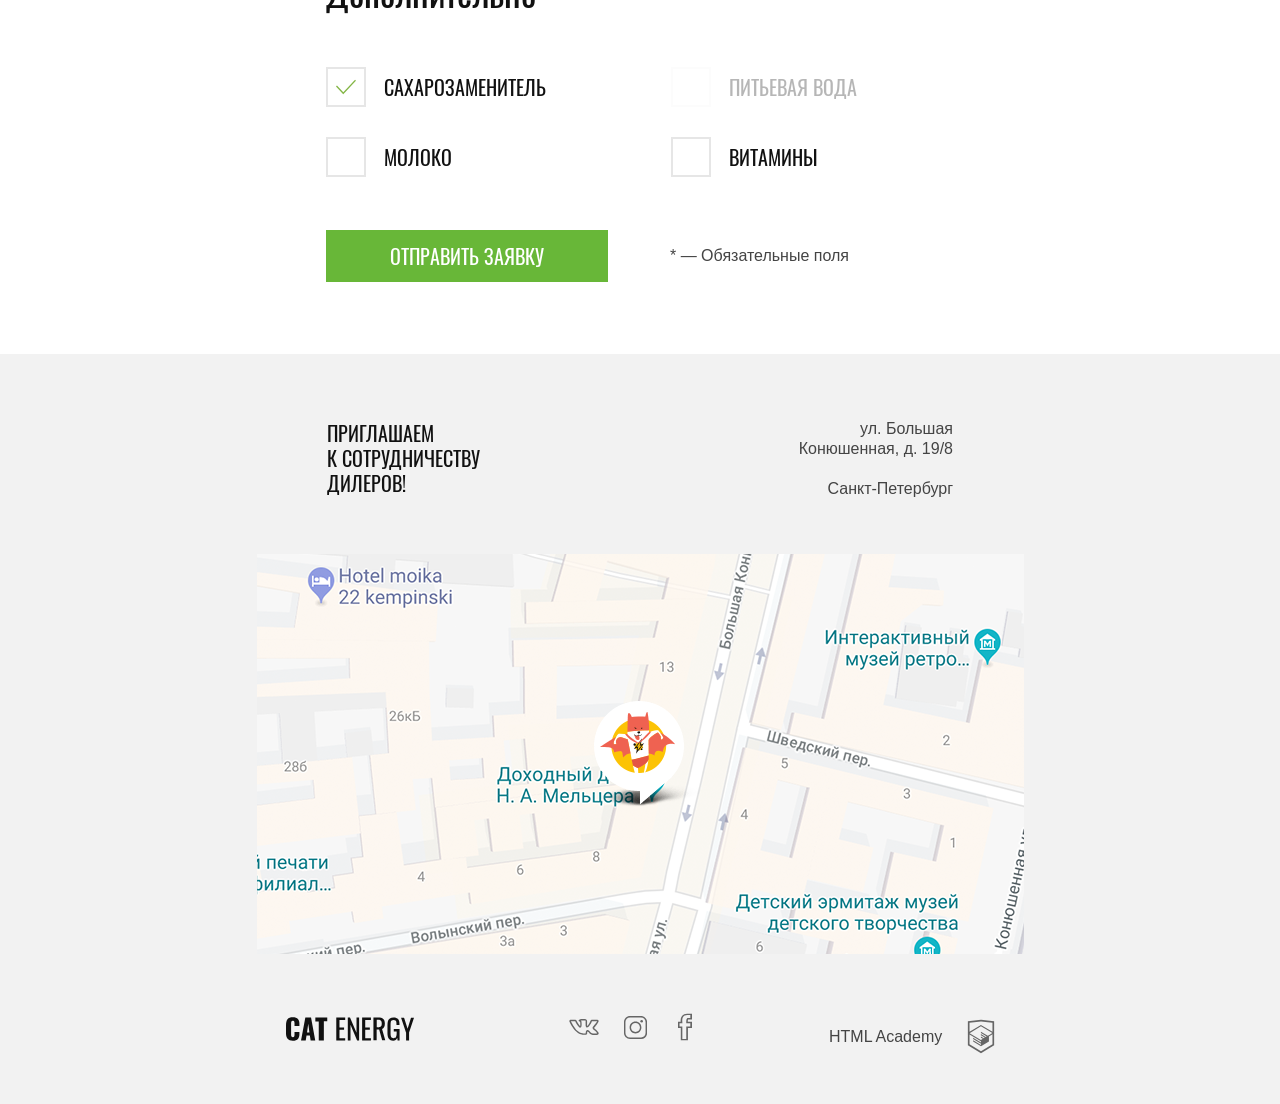
<file: cat-energy/form.html>
<!DOCTYPE html>
<html lang="ru">
  <head>
    <meta charset="UTF-8">
    <meta name="viewport" content="width=device-width, initial-scale=1.0">
    <link href="css/style.min.css" rel="stylesheet">
    <link href="fonts/oswaldregular.woff2" rel="preload" as="font" type="font/woff2" crossorigin="">
    <link href="fonts/oswaldmedium.woff2" rel="preload" as="font" type="font/woff2" crossorigin="">
    <script>
      document.createElement( "picture" );
    </script>
    <script src="js/picturefill.min.js" async=""></script>

    <title>Кэт-энерджи. Подбор программы</title>
  </head>
  <body>
    <div style="display:none">
      <svg xmlns="http://www.w3.org/2000/svg"><symbol id="icon-fb-mobile" viewbox="0 0 10 19"><path d="M7.1 19H2v-8.8H0V5.8h1.9c-.1-2 .2-3.4 1.1-4.4C3.8.5 5 .1 6.5 0H10v4.2H7.2c-.1.2-.2.8-.2 1.6h3v4.4H7.1V19zm-4-1h2.8V9.1h2.9V6.8H5.9v-.5c0-1.4 0-2.6.7-3.1l.1-.1h2.1V1H6.5c-1.2.1-2 .4-2.6 1-.8.8-1 2.3-.8 4.2l.1.6H1.1v2.3h2V18z"></path></symbol><symbol id="icon-fb" viewbox="34.789 -4.709 13.518 27.75"><path d="M44.32 23.041h-6.816V10.137h-2.715V3.763h2.629c-.202-2.887.298-5 1.519-6.444 1.039-1.229 2.583-1.911 4.588-2.026l4.782-.001v6.15h-3.755c-.166.315-.251 1.093-.252 2.321h3.978v6.375H44.32v12.903zm-5.316-1.5h3.816V8.637h3.957V5.263h-3.953l-.016-.734c-.044-2.04.002-3.784 1.007-4.46l.19-.127h2.801v-3.15h-3.239c-1.557.091-2.711.581-3.485 1.496-1.041 1.231-1.41 3.298-1.099 6.144l.092.832h-2.786v3.375h2.715v12.902z"></path></symbol><symbol id="icon-gift" viewbox="0 0 55.5 60"><path d="M52.3 12.2h-7c.5-.7.8-1.4 1.1-2.2.6-2 .4-4.1-.6-5.9-1-1.8-2.6-3.1-4.6-3.7-2-.6-4.1-.4-5.9.6-3.6 2-6.2 6.1-7.6 9-1.4-2.9-4-7.1-7.6-9-3.8-2-8.5-.6-10.5 3.1-1.4 2.7-1.2 5.8.5 8.1h-7c-1.7 0-3.1 1.4-3.1 3.1v9.4c0 1.7 1.4 3.1 3.1 3.1H4v26.1c0 3.3 2.7 6 6 6h35.5c3.3 0 6-2.7 6-6V27.8h.8c1.7 0 3.1-1.4 3.1-3.1v-9.4c.1-1.7-1.3-3.1-3.1-3.1zM36.5 3c1.3-.7 2.7-.8 4.1-.4 1.3.4 2.4 1.3 3.1 2.6.7 1.3.8 2.7.4 4.1-.4 1.2-1.1 2.2-2.2 2.9H29.4C30.5 9.6 33 5 36.5 3zM11.7 5.2C13.2 2.6 16.4 1.6 19 3c3.5 1.9 6 6.6 7.1 9.1H13.5c-2.3-1.4-3.1-4.5-1.8-6.9zm14.8 22.6v13.7H6.4V27.8h20.1zM6.4 53.9v-10h20.2v13.7H10c-2 0-3.6-1.7-3.6-3.7zm39.1 3.7H28.9V43.9h20.2v10c0 2-1.6 3.7-3.6 3.7zm3.6-16.1H28.9V27.8h20.2v13.7zm4-16.8c0 .4-.3.7-.7.7H3.2c-.4 0-.7-.3-.7-.7v-9.4c0-.4.3-.7.7-.7h49.2c.4 0 .7.3.7.7v9.4z"></path></symbol><symbol id="icon-htmlacademy" viewbox="0 0 60 60"><path d="M30.2 5H30L10.3 7.1v36.2L30 55l19.7-11.7V7.1L30.2 5zm17 36.8L30 52 12.8 41.8V27l17.1 10.2V39l-11.7-7v1.8L30 40.9v1.9l-11.8-7v1.8l11.8 7 11.9-7.1v-7.6l5.3-3.2v15.1zm-.1-17l-4.7 2.8-2.2 1.3-10.3-6.1v1.8l8.8 5.3h-.1l-.2.1-1.3.7-7.3-4.3v1.8l5.8 3.4-1.4.9-4.3-2.6v1.8l2.9 1.7-2.9 1.7-17-10.1 17-10.2 17.2 10zm.1-1.8L29.9 12.8 12.8 23V9.4L30 7.6l17.2 1.8V23z"></path></symbol><symbol id="icon-insta-mobile" viewbox="0 0 16 16"><path d="M11.8 1C13.6 1 15 2.4 15 4.2v7.7c0 1.7-1.4 3.1-3.1 3.1H4.2C2.4 15 1 13.6 1 11.8V4.2C1 2.4 2.4 1 4.2 1h7.6m0-1H4.2C1.9 0 0 1.9 0 4.2v7.7C0 14.1 1.9 16 4.2 16h7.7c2.3 0 4.2-1.9 4.2-4.2V4.2C16 1.9 14.1 0 11.8 0z"></path><path class="st0" d="M8 4.9c1.7 0 3.1 1.4 3.1 3.1 0 1.7-1.4 3.1-3.1 3.1-1.7 0-3.1-1.4-3.1-3.1 0-1.7 1.4-3.1 3.1-3.1m0-1C5.7 3.9 3.9 5.7 3.9 8s1.8 4.1 4.1 4.1 4.1-1.8 4.1-4.1S10.3 3.9 8 3.9z"></path><circle cx="12.3" cy="3.7" r=".9"></circle></symbol><symbol id="icon-insta" viewbox="-3 -3 23 23"><path fill="#231F20" d="M14.002-1.501C16.482-1.501 18.5.519 18.5 3v11c0 2.481-2.018 4.5-4.498 4.5H3.01A4.504 4.504 0 0 1-1.488 14V3C-1.488.519.53-1.5 3.01-1.5h10.992m0-1.5H3.01C-.29-3-2.987-.301-2.987 3v11.001C-2.987 17.299-.29 20 3.01 20h10.995C17.301 20 20 17.299 20 13.999V3c0-3.301-2.699-6-5.998-6z"></path><path fill="#231F20" d="M8.506 4.078a4.434 4.434 0 0 1 4.429 4.428c0 2.44-1.989 4.43-4.429 4.43a4.434 4.434 0 0 1-4.428-4.43 4.431 4.431 0 0 1 4.428-4.428m0-1.5a5.929 5.929 0 0 0 0 11.855c3.274 0 5.926-2.653 5.926-5.927S11.78 2.578 8.506 2.578z"></path><circle fill="#231F20" cx="14.646" cy="2.379" r="1.341"></circle></symbol><symbol id="icon-logo-footer" viewbox="0 0 127.8 23.4"><path class="st0" d="M1.6 21.5C.6 20.2 0 18.3 0 15.9V7.6c0-2.5.5-4.4 1.5-5.7C2.6.6 4.3 0 6.8 0c2.4 0 4.1.6 5.1 1.7s1.5 2.8 1.5 4.9v2H8.5V6.3c0-.9-.1-1.6-.3-2s-.6-.8-1.4-.8c-.7 0-1.2.2-1.4.7s-.3 1.3-.3 2.2v10.7c0 .9.1 1.6.4 2.1.2.5.7.7 1.4.7s1.1-.2 1.3-.7c.2-.5.3-1.2.3-2.1v-2.4h4.9v2c0 2.1-.5 3.8-1.5 5-1 1.2-2.7 1.8-5.1 1.8-2.4-.1-4.2-.7-5.2-2zM19.3.3H25l4.2 22.8h-4.6l-.8-4.8h-3.3l-.8 4.8H15L19.3.3zm4.1 15l-1.2-8.9-1.2 8.9h2.4zm9.3-11.2h-3.4V.3h11.9V4h-3.4v19.1h-5.1v-19zM50.3.3h8.8v2.4h-5.7v7.5H58v2.3h-4.6v8.4h5.7v2.3h-8.9V.3zm11.4 0h2.2l6.5 15.1V.3H73v22.8h-2L64.4 7.5v15.6h-2.7V.3zM76 .3h8.8v2.4h-5.7v7.5h4.6v2.3h-4.6v8.4h5.7v2.3H76V.3zm11.4 0H92c2.3 0 4 .5 5.1 1.4 1.1.9 1.6 2.5 1.6 4.6 0 2.9-.9 4.7-2.8 5.3L99.1 23H96l-3-10.7h-2.5V23h-3.2V.3zm4.4 9.8c1.4 0 2.3-.3 2.9-.8.6-.5.9-1.5.9-3 0-.9-.1-1.7-.3-2.2-.2-.5-.6-.9-1.1-1.2-.5-.3-1.3-.4-2.2-.4h-1.4V10h1.2zm10.9 11.3c-.9-1.3-1.4-3.2-1.4-5.8V8c0-1.8.2-3.2.5-4.3.4-1.1 1-2 1.9-2.6s2.1-.9 3.7-.9c2.1 0 3.6.5 4.5 1.6s1.4 2.7 1.4 5v.8h-3v-.7c0-1.1-.1-1.9-.2-2.5-.1-.6-.4-1-.8-1.3-.4-.3-1-.5-1.9-.5-.9 0-1.5.2-2 .6s-.7.9-.8 1.6-.2 1.6-.2 2.7V16c0 1.7.2 3 .6 3.8.4.8 1.2 1.1 2.4 1.1s2-.4 2.4-1.2c.4-.8.7-2.1.7-4v-1.6h-2.9v-2.3h5.8v11.3h-2l-.3-2.6c-.7 1.9-2.1 2.9-4.1 2.9-1.9 0-3.4-.7-4.3-2zm17.1-6.3L114.9.4h3l3.5 11 3.4-11h3l-4.9 14.7v8h-3v-8z"></path></symbol><symbol id="icon-mail" viewbox="0 0 17 13"><path d="M15.6 11.6H1.4V5.8H0V13h17V5.8h-1.4v5.8zM0 0v2.3l8.5 7.1L17 2.3V0H0zm15.6 1.6L8.5 7.5 1.4 1.6v-.2h14.2v.2z"></path></symbol><symbol id="icon-phone" viewbox="0 0 20 20"><path d="M17.9 9.4H9.4v1.2h8.5l-2.1 2.1.9.9 3.1-3.1c.2-.2.2-.6 0-.9l-3.1-3.1-.9.9 2.1 2zm-9.8 10v-6.2c0-.3-.3-.6-.6-.6H3.1c0 .7.6 1.2 1.2 1.2h2.5v5H3.1c-1 .1-1.8-.7-1.9-1.7v-14c0-1 .8-1.8 1.7-1.8h3.9v5H4.4c-.7 0-1.2.6-1.2 1.2h4.4c.3 0 .6-.3.6-.6V.6C8.1.3 7.8 0 7.5 0H3.1C1.5-.1.1 1.2 0 2.9v13.9c-.1 1.7 1.2 3.1 2.9 3.1h4.6c.3.1.6-.2.6-.5z"></path></symbol><symbol id="icon-vk-mobile" viewbox="0 0 22 12"><path d="M17.6 12c-.3 0-.9-.1-1.5-.5-.5-.3-.9-.7-1.3-1.2-.3-.3-.9-.9-1.1-.9-.2.1-.4.7-.3 1.2 0 .1 0 .6-.3.9-.3.3-.8.4-.9.4h-1.4c-.7 0-3.2-.2-5.4-2.3C2.5 7.1.2 2.2.1 2 0 1.6-.1 1.2.2.9c.3-.3.8-.4 1-.4h3.1c.1 0 .4.1.7.3.3.2.4.5.5.6 0 0 .5 1.1 1.1 2 1 1.5 1.4 1.9 1.5 2 .1-.4.2-1.4.1-2.3 0-.4-.1-.8-.2-1-.1-.1-.3-.2-.5-.2l-.6-.5c0-.5.5-.9.9-1.1.5-.2 1.3-.3 2.3-.3h.5c.9 0 1.2.1 1.6.1 1.2.3 1.2 1.3 1.1 2.5v1.6c0 .3 0 .8.1 1 .2-.1.6-.5 1.5-1.9.6-.9 1-1.9 1.1-2.1.1-.3.4-.7 1.2-.7h3.4c.7 0 1.2.2 1.3.7.2.5.1 1.3-1.7 3.5-.3.3-.5.6-.7.9-.5.4-.9 1-.9 1.1 0 .1.5.5.9.9 1.1.9 1.9 1.7 2.2 2.3.4.6.3 1 .2 1.3-.3.7-1.2.7-1.4.8h-2.9zm-3.9-3.7c.7 0 1.2.6 1.8 1.2.4.4.7.8 1.1 1 .5.3 1 .3 1 .3h2.9c.1 0 .3-.1.4-.1 0 0 0-.1-.1-.1-.3-.5-1-1.3-2-2.1-.9-.7-1.3-1.1-1.4-1.7 0-.6.4-1.1 1.2-2.1.2-.2.4-.5.7-.8 1.1-1.4 1.4-2 1.5-2.3h-3.9c0 .4-.5 1.5-1.1 2.4-1.4 2.1-2 2.4-2.5 2.4-.1 0-.3 0-.4-.1-.7-.4-.7-1.4-.7-2.1V2.6c.1-1.3 0-1.3-.3-1.4-.3-.1-.5-.1-1.4-.1H10c-.5 0-1 0-1.4.1l.2.2c.4.5.4 1.5.4 1.7.1 1.3 0 2.9-.7 3.3-.1 0-.2.1-.4.1-.6 0-1.3-.7-2.5-2.5C5 2.9 4.5 1.8 4.5 1.8s0-.1-.1-.1-.2-.1-.2-.1h-3c.4.9 2.5 5 4.8 7.2 2 1.9 4.3 2 4.7 2h1.4s.2 0 .2-.1v-.1c0-.2 0-2 1.2-2.3h.2z"></path></symbol><symbol id="icon-vk" viewbox="3.007 11.628 30.004 15.761"><path d="M26.945 27.388c-.386 0-1.17-.082-2.075-.632-.642-.385-1.223-.968-1.784-1.532-.438-.44-1.171-1.177-1.447-1.177-.268.075-.481.921-.476 1.569.004.113-.001.774-.468 1.213-.425.4-1.088.485-1.216.498l-1.926.007c-.967 0-4.358-.218-7.429-3.021-3.674-3.358-6.835-9.798-6.968-10.07-.197-.462-.248-1.066.152-1.482.392-.413 1.081-.472 1.359-.479l4.083-.024.115.008c.091.014.567.095.957.349.388.247.59.651.626.73.01.021.649 1.432 1.475 2.684 1.312 1.99 1.896 2.455 2.103 2.562.188-.417.277-1.7.187-2.871.001-.493-.101-1.098-.252-1.278-.112-.134-.426-.253-.778-.294l-.722-.691c-.096-.658.635-1.226 1.149-1.446.737-.316 1.792-.382 3.147-.382l.71.005c1.235.012 1.622.081 2.149.191 1.702.361 1.64 1.729 1.567 3.312-.021.464-.046 1.001-.046 1.621 0 .151-.005.312-.011.479-.012.38-.032 1.038.093 1.304.219-.145.852-.665 2.072-2.483.783-1.165 1.4-2.539 1.517-2.803l.001-.001c.182-.43.608-.941 1.613-.946l4.274-.024c.012-.003.172-.016.377-.016.98 0 1.597.287 1.832.854.269.65.169 1.657-2.354 4.605-.37.432-.697.804-.982 1.127-.598.678-1.216 1.379-1.237 1.595.053.169.662.665 1.252 1.145 1.53 1.247 2.528 2.264 3.033 3.073.522.759.429 1.33.258 1.677-.424.864-1.638.973-1.877.985l-3.79.047a2.525 2.525 0 0 1-.263.012zm-5.307-4.84c.899 0 1.682.786 2.511 1.618.497.5 1.011 1.016 1.496 1.307.727.44 1.316.421 1.398.412l.103-.009 3.805-.047c.171-.012.411-.073.536-.136a1.167 1.167 0 0 0-.098-.167c-.449-.718-1.388-1.659-2.686-2.718-1.184-.963-1.801-1.465-1.865-2.244-.066-.805.493-1.439 1.607-2.703.28-.318.604-.685.967-1.109 1.559-1.821 1.957-2.64 2.058-2.956-.17-.029-.648-.021-.678-.018l-4.361.028c-.191.001-.249.035-.249.036-.176.414-.812 1.812-1.644 3.05-1.895 2.82-2.785 3.2-3.407 3.201-.204 0-.396-.05-.569-.148-1.003-.569-.963-1.834-.934-2.757.005-.149.01-.295.01-.431 0-.646.025-1.207.048-1.689.076-1.68.016-1.692-.379-1.776-.409-.086-.705-.147-1.856-.159l-.693-.005c-.624 0-1.343.014-1.906.098.092.074.18.157.259.251.588.704.604 1.951.601 2.194.13 1.646.061 3.796-1.018 4.313a1.365 1.365 0 0 1-.597.137c-.926 0-1.854-.885-3.425-3.267a22.863 22.863 0 0 1-1.587-2.887.47.47 0 0 0-.075-.094 1.133 1.133 0 0 0-.32-.116l-4.001.024c-.021.001-.045.002-.07.005.591 1.189 3.426 6.592 6.519 9.419 2.74 2.502 5.826 2.629 6.417 2.629l1.851-.003c.046-.01.218-.062.269-.1-.019.018-.01-.053-.01-.097-.003-.265.012-2.595 1.578-3.034.126-.034.259-.052.395-.052z"></path></symbol></svg>
    </div>
    <header class="page-header">
      <nav class="page-header__nav main-nav main-nav--closed main-nav--nojs">
        <div class="main-nav__logo-wrapper">
          <a class="main-nav__logo logo" href="index.html">Логотип "Кэт энерджи"
            <picture>
              <source media="(min-width: 1300px)" srcset="img/logo-desktop.svg">
              <source media="(min-width: 768px)" srcset="img/logo-tablet.svg">
              <img class="logo__image" src="img/logo-mobile.svg" width="33" height="38" alt="Логотип Кэт энерджи">
            </picture>
            <img class="logo__title" src="img/logo-mobile-header.svg" width="101" height="18" alt="Название Кэт энерджи">
          </a>
          <button class="main-nav__toggle" type="button">Открыть меню</button>
        </div>
        <ul class="main-nav__list site-list">
          <li class="site-list__item">
            <a class="site-list__link" href="index.html">Главная</a>
          </li>
          <li class="site-list__item">
            <a class="site-list__link" href="catalog.html">Каталог продукции</a>
          </li>
          <li class="site-list__item">
            <a class="site-list__link site-list__link--active">Подбор программы</a>
          </li>
        </ul>
      </nav>
      <section class="page-header__content page-header__content--form-page">
        <h1 class="page-header__title">Подбор программы</h1>
      </section>
    </header>
    <main>
      <section class="selection">
        <h2 class="visually-hidden">Форма обратной связи для подбора программы питания вашего котика</h2>
        <p class="selection__caption">Заполните анкету и мы подберем<br>программу питания для вашего кота</p>
        <form class="selection__form form" name="selection" action="https://echo.htmlacademy.ru" method="post">
          <div class="form__fieldset-wrapper form__fieldset-wrapper--self">
            <fieldset class="form__fieldset form__fieldset--cat-info">
              <p class="form__row">
                <label class="form__label form__label--name" for="nickname-id">Имя:*</label>
                <input class="form__field" type="text" name="nickname" id="nickname-id" placeholder="Барсик" required="">
              </p>
              <p class="form__row">
                <label class="form__label form__label--weight" for="weight-id">Вес (кг):*</label>
                <input class="form__field" type="text" name="weight" id="weight-id" placeholder="7">
              </p>
              <p class="form__row">
                <label class="form__label form__label--age" for="age-id">Возраст&nbsp;(лет):</label>
                <input class="form__field" type="text" name="age" id="age-id" placeholder="7">
              </p>
            </fieldset>
            <fieldset class="form__fieldset form__fieldset--radio-group">
              <p class="form__row">
                <input class="form__radio" type="radio" name="radio" id="slimming-id" value="slimming" checked="">
                <label class="form__label" for="slimming-id">Похудение</label>
              </p>
              <p class="form__row">
                <input class="form__radio" type="radio" name="radio" id="weight_gain-id" value="weight_gain">
                <label class="form__label" for="weight_gain-id">Набор массы</label>
              </p>
              <p class="form__row">
                <input class="form__radio" type="radio" name="radio" id="recommendation-id" value="recommendation">
                <label class="form__label" for="recommendation-id">Не знаю (Нужен ваш совет)</label>
              </p>
            </fieldset>
          </div>
          <fieldset class="form__fieldset form__fieldset--contacts">
            <div class="form__fieldset-wrapper">
              <h3 class="form__legend form__legend--contacts">Контактные данные (владельца кота)</h3>
              <div class="form__row-group form__row-group--contacts">
                <p class="form__row form__row--email">
                  <label class="form__label form__label--mail" for="email-id">E-mail:*</label>
                  <input class="form__field form__field--decorated" type="email" name="email" id="email-id" placeholder="kuklachev@gmail.com" required="">
                  <span class="form__icon">
                    <svg class="form__svg" width="17" height="13">
                      <use xlink:href="#icon-mail"></use>
                    </svg>
                  </span>
                </p>
                <p class="form__row form__row--phone">
                  <label class="form__label form__label--phone" for="phone-id">Телефон:*</label>
                  <input class="form__field form__field--decorated" type="tel" name="phone" id="phone-id" placeholder="8 (960) 900-60-90">
                  <span class="form__icon">
                    <svg class="form__svg" width="20" height="20">
                      <use xlink:href="#icon-phone"></use>
                    </svg>
                  </span>
                </p>
              </div>
            </div>
          </fieldset>
          <fieldset class="form__fieldset form__fieldset--message">
            <div class="form__fieldset-wrapper">
              <h3 class="form__legend form__legend--message">Комментарий</h3>
              <textarea class="form__textarea" name="message" id="message-id" placeholder="Расскажите обо всех повадках кота"></textarea>
            </div>
          </fieldset>
          <fieldset class="form__fieldset form__fieldset--check-group">
            <div class="form__fieldset-wrapper">
              <h3 class="form__legend form__legend--check-group">Дополнительно</h3>
              <div class="form__row-group form__row-group--check-group">
                <p class="form__row">
                  <input class="form__checkbox" type="checkbox" name="sweetener" id="sweetener-id" checked="">
                  <label class="form__label" for="sweetener-id">Сахарозаменитель</label>
                </p>
                <p class="form__row">
                  <input class="form__checkbox" type="checkbox" name="water" id="water-id" disabled="">
                  <label class="form__label" for="water-id">Питьевая вода</label>
                </p>
                <p class="form__row">
                  <input class="form__checkbox" type="checkbox" name="milk" id="milk-id">
                  <label class="form__label" for="milk-id">Молоко</label>
                </p>
                <p class="form__row">
                  <input class="form__checkbox" type="checkbox" name="vitamins" id="vitamins-id">
                  <label class="form__label" for="vitamins-id">Витамины</label>
                </p>
              </div>
            </div>
          </fieldset>
          <p class="form__row form__row--submit-group">
            <button class="form__button btn btn--submit" type="submit">Отправить заявку</button>
            <small class="form__note">* — Обязательные поля</small>
          </p>
        </form>
      </section>
      <section class="contacts contacts--form">
        <h2 class="visually-hidden">Контакты</h2>
        <div class="contacts__wrapper">
          <p class="contacts__slogan">Приглашаем к&nbsp;сотрудничеству  дилеров!</p>
          <p class="contacts__info">ул. Большая Конюшенная, д. 19/8 <span>Санкт-Петербург</span></p>
        </div>
        <div class="contacts__map" id="map-id"></div>
      </section>
    </main>
    <footer class="page-footer">
      <div class="page-footer__wrapper">
        <a class="page-footer__logo" href="index.html">
          <svg class="page-footer__svg" width="128" height="24">
            <use xlink:href="#icon-logo-footer"></use>
          </svg>
        </a>
        <div class="page-footer__social-wrapper">
          <ul class="page-footer__social social">
            <li class="social__item">
              <a class="social__link" href="#">ВКонтакте
                <svg class="social__svg social__svg--vk" width="22" height="12">
                  <use xlink:href="#icon-vk-mobile"></use>
                </svg>
              </a>
            </li>
            <li class="social__item">
              <a class="social__link" href="#">Инстаграм
                <svg class="social__svg social__svg--insta" width="16" height="16">
                  <use xlink:href="#icon-insta-mobile"></use>
                </svg>
              </a>
            </li>
            <li class="social__item">
              <a class="social__link" href="#">Фейсбук
                <svg class="social__svg social__svg--facebook" width="12" height="20">
                  <use xlink:href="#icon-fb-mobile"></use>
                </svg>
              </a>
            </li>
          </ul>
        </div>
        <p class="page-footer__copyright copyright">
          <a class="copyright__link" href="https://htmlacademy.ru/intensive/adaptive">
            <span class="copyright__author">HTML Academy</span>
            <svg class="copyright__svg" width="40" height="47">
              <use xlink:href="#icon-htmlacademy"></use>
            </svg>
          </a>
        </p>
      </div>
    </footer>
    <script src="https://api-maps.yandex.ru/2.1/?lang=ru_RU" type="text/javascript"></script>
    <script src="js/script.min.js"></script>
  </body>
</html>
</file>
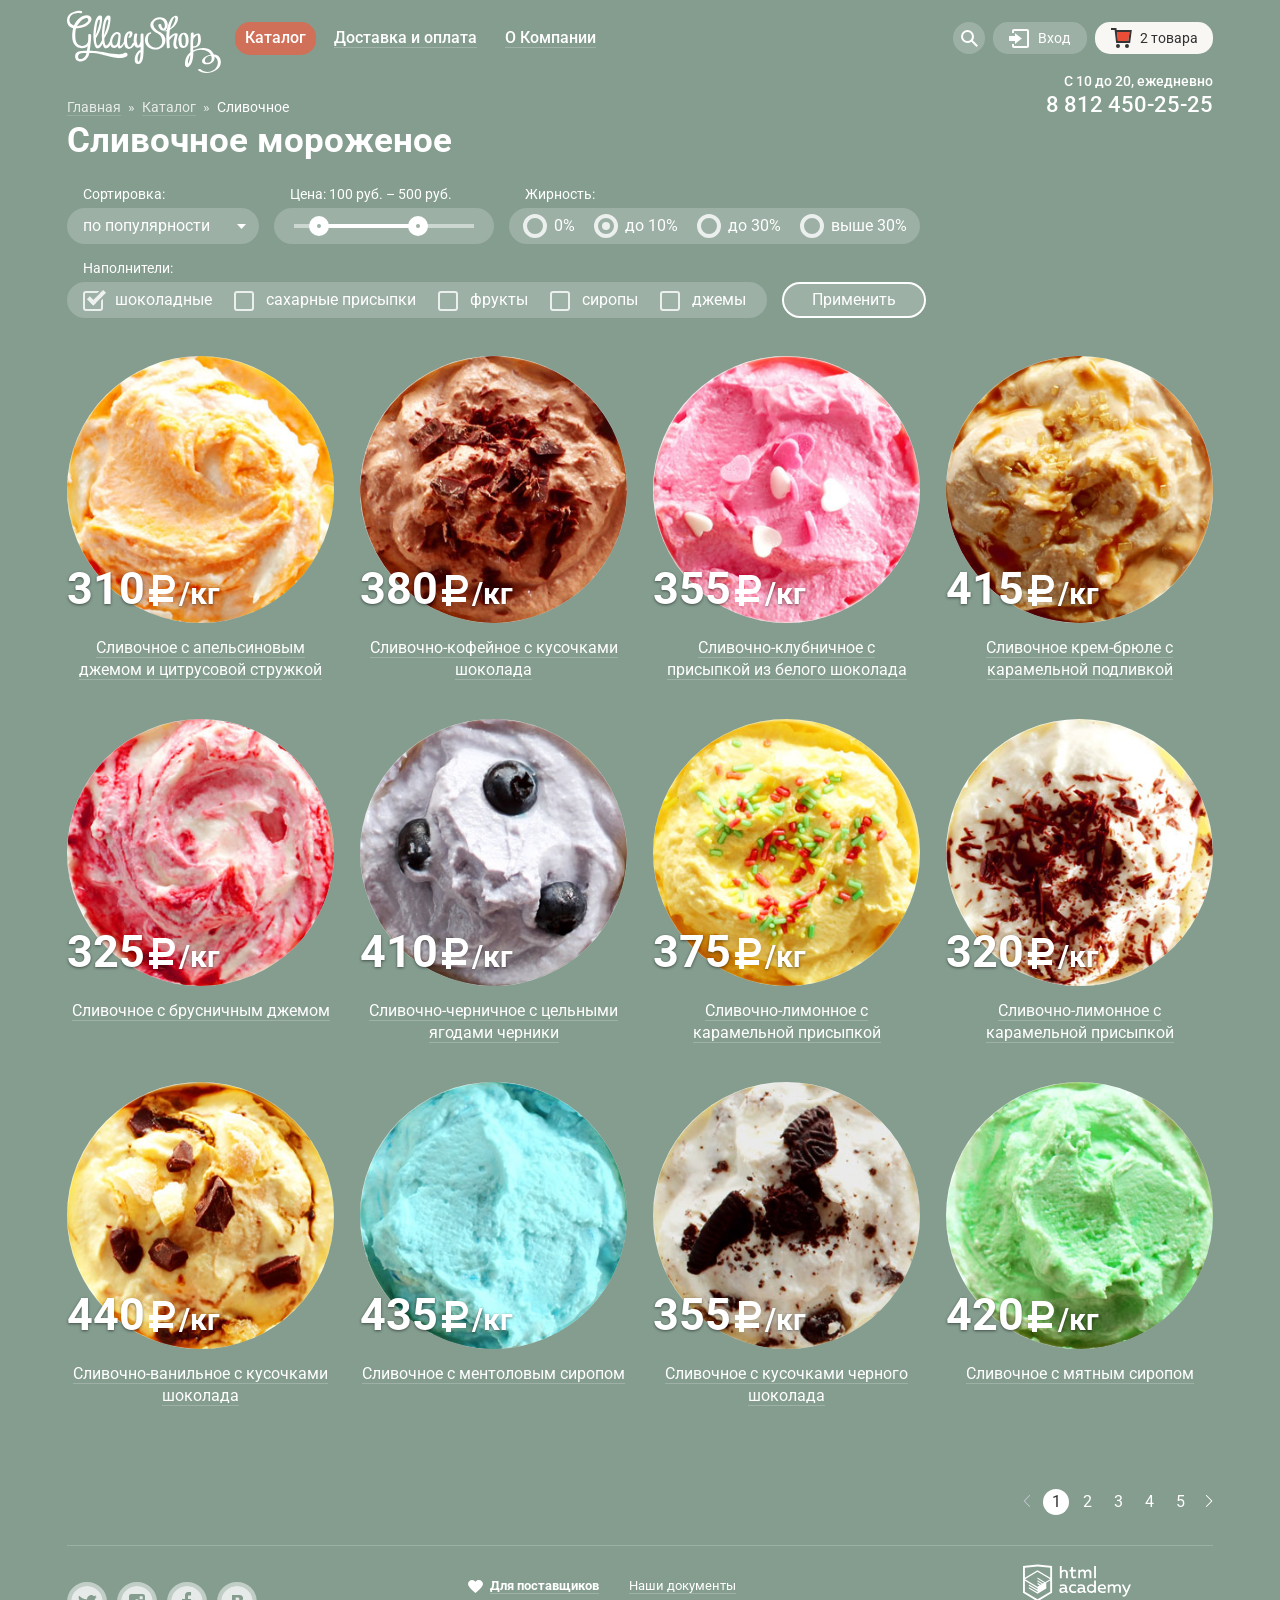
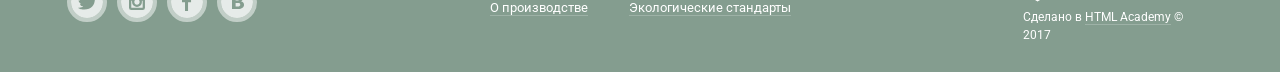
<file: Gllacy-shop/catalog.html>
<!DOCTYPE html>
<html lang="ru">
  <head>
    <meta charset="utf-8">
    <link href="css/normalize.css" rel="stylesheet">
    <link href="css/style.min.css" rel="stylesheet">
    <link href="https://fonts.googleapis.com/css?family=Roboto:400,500,700&amp;subset=cyrillic,cyrillic-ext,latin-ext" rel="stylesheet">
    <title>"Глейси" магазин мороженого-Каталог-Сливочное мороженое</title>
  </head>
  <body class="inner-page">
    <div class="page-container">
      <header class="main-header container">
        <nav class="main-nav">
          <div class="header-left">
            <a class="header-logo" href="index.html">
              <img class="header-logo-img" src="img/logo.svg" width="154" height="64" alt="Глейси">
            </a>
            <ul class="main-nav-list">
              <li class="main-nav-item">
                <a class="main-nav-link active" href="#">Каталог</a>
                <ul class="main-subnav-list">
                  <li class="main-subnav-item">
                    <a class="main-subnav-link first-link" href="#">Новинки</a>
                  </li>
                  <li class="main-subnav-item">
                    <a class="main-subnav-link active">Сливочное</a>
                  </li>
                  <li class="main-subnav-item">
                    <a class="main-subnav-link" href="#">Щербеты</a>
                  </li>
                  <li class="main-subnav-item">
                    <a class="main-subnav-link" href="#">Фруктовый лёд</a>
                  </li>
                  <li class="main-subnav-item">
                    <a class="main-subnav-link" href="#">Мелорин</a>
                  </li>
                </ul>
              </li>
              <li class="main-nav-item">
                <a class="main-nav-link" href="#">Доставка и оплата</a>
              </li>
              <li class="main-nav-item">
                <a class="main-nav-link" href="#">О Компании</a>
              </li>
            </ul>
          </div>
          <div class="user-block">
            <ul class="user-block-list">
              <li class="user-block-item search">
                <a class="user-block-link link-search" href="#">Поиск</a>
                <div class="modal-wrapper">
                  <h3 class="visually-hidden">Форма поиска</h3>
                    <form class="modal search-form" action="https://echo.htmlacademy.ru" method="post">
                      <p class="form-row">
                        <input class="input-field" type="search" name="search" id="search-id" placeholder="Что ищем?">
                        <label for="search-id">Что ищем?</label>
                      </p>
                    </form>
                </div>
              </li>
              <li class="user-block-item enter">
                <a class="user-block-link link-enter" href="#">Вход</a>
                <div class="modal-wrapper">
                  <h3 class="visually-hidden">Форма входа</h3>
                  <form class="modal enter-form" action="https://echo.htmlacademy.ru" method="post">
                    <p class="form-row">
                      <input class="input-field" type="email" name="enter-email" id="enter-email-id" placeholder="Электронная почта">
                      <label for="enter-email-id">Электронная почта</label>
                    </p>
                    <p class="form-row">
                      <input class="input-field" type="password" name="enter-password" id="enter-password-id" placeholder="Пароль">
                      <label for="enter-password-id">Пароль</label>
                    </p>
                    <div class="enter-control-wrapper">
                      <p class="enter-info">
                        <a class="info-link" href="#">Забыли пароль?</a>
                        <a class="info-link" href="#">Новая регистрация</a>
                      </p>
                      <input class="btn enter-btn" type="submit" value="Войти">
                    </div>
                  </form>
                </div>
              </li>
              <li class="user-block-item bascket">
                <a class="user-block-link user-block-bascket full" href="#" aria-label="Корзина">2 товара</a>
                <div class="modal-wrapper">
                  <h3 class="visually-hidden">Корзина</h3>
                  <div class="modal bascket-table">
                    <table class="bascket-items">
                      <tr class="bascket-item">
                        <td class="item-delete">
                          <button class="item-delete-button" type="button" value="Удалить">Удалить</button>
                        </td>
                        <td class="item-preview">
                          <img class="item-preview-img" src="img/ice_hit3.jpg" width="35" height="35" alt="Пломбир с апельсиновым джемом">
                        </td>
                        <td class="item-title">Пломбир с апельсиновым джемом</td>
                        <td class="item-count">1,5кг x <span>200р.</span></td>
                        <td class="item-total">300р.</td>
                      </tr>
                      <tr class="bascket-item">
                        <td class="item-delete">
                          <button class="item-delete-button" type="button" value="Удалить">Удалить</button>
                        </td>
                        <td class="item-preview">
                          <img class="item-preview-img" src="img/ice_hit1.jpg" width="35" height="35" alt="Пломбир с апельсиновым джемом">
                        </td>
                        <td class="item-title">Клубничный пломбир с присыпкой из белого шоколада</td>
                        <td class="item-count">1,5кг x <span>300р.</span></td>
                        <td class="item-total">450р.</td>
                      </tr>
                    </table>
                    <p class="bascket-total">Итого: 750руб.</p>
                    <button class="btn bascket-btn" type="button" value="Оформить заказ">Оформить заказ</button>
                  </div>
                </div>
              </li>
            </ul>
            <section class="user-block-info">
              <h3 class="visually-hidden">Контактная информация</h3>
              <p class="info-shedule">С 10 до 20, ежедневно</p>
              <p class="info-phone">8 812 450-25-25</p>
            </section>
          </div>
        </nav>
      </header>

      <main class="container">
        <ul class="breadcrumbs-list">
          <li class="breadcrumbs-item">
            <a class="breadcrumbs-link" href="index.html">Главная</a>
          </li>
          <li class="breadcrumbs-item">
            <a class="breadcrumbs-link" href="#">Каталог</a>
          </li>
          <li class="breadcrumbs-item">
            Сливочное
          </li>
        </ul>
        <h1 class="page-title">Сливочное мороженое</h1>

          <!--Фильтр поиска-->
        <section class="filters">
          <h2 class="visually-hidden">Фильтр поиска</h2>
          <form class="filters-form" name="filters" action="https://echo.htmlacademy.ru" method="post" id="filters-id">
            <div class="form-row">
              <fieldset class="filter-set sort">
                <legend class="filter-set-legend">Сортировка:</legend>
                <div class="filter-field-wrapper">
                  <select class="filter-sort" name="sort" id="sort-id">
                    <option class="sort-option" value="popular">по популярности</option>
                    <option class="sort-option" value="chip">сначала недорогие</option>
                    <option class="sort-option" value="expensive">сначала дорогие</option>
                    <option class="sort-option" value="fat">по жирности</option>
                  </select>
                </div>
              </fieldset>
              <fieldset class="filter-set cost">
                <legend class="filter-set-legend">Цена: <span class="cost-min">100</span> руб. – <span class="cost-max">500</span> руб.</legend>
                <div class="filter-field-wrapper">
                 <div class="range-line">
                    <div class="bar"></div>
                  </div>
                  <div class="range-toggle toggle-min" tabindex="0"></div>
                  <div class="range-toggle toggle-max" tabindex="0"></div>
                </div>
              </fieldset>
              <fieldset class="filter-set  fat">
                <legend class="filter-set-legend">Жирность:</legend>
                <div class="filter-field-wrapper">
                  <input class="filter-radio visually-hidden" type="radio" name="scale" id="step1-id" value="0%">
                  <label class="filter-label" for="step1-id">0%</label>
                  <input class="filter-radio visually-hidden" type="radio" name="scale" id="step2-id" value="less 10%" checked>
                  <label class="filter-label" for="step2-id">до 10%</label>
                  <input class="filter-radio visually-hidden" type="radio" name="scale" id="step3-id" value="less 30%">
                  <label class="filter-label" for="step3-id">до 30%</label>
                  <input class="filter-radio visually-hidden" type="radio" name="scale" id="step4-id" value="more 30%">
                  <label class="filter-label" for="step4-id">выше 30%</label>
                </div>
              </fieldset>
            </div>
            <div class="form-row">
              <fieldset class="filter-set  topings">
                <legend class="filter-set-legend">Наполнители:</legend>
                <div class="filter-field-wrapper">
                  <input class="filter-checkbox visually-hidden" type="checkbox" name="shoco" id="shoco-id" checked>
                  <label class="filter-label" for="shoco-id">шоколадные</label>
                  <input class="filter-checkbox visually-hidden" type="checkbox" name="sugar" id="sugar-id">
                  <label class="filter-label" for="sugar-id">сахарные присыпки</label>
                  <input class="filter-checkbox visually-hidden" type="checkbox" name="fruit" id="fruit-id">
                  <label class="filter-label" for="fruit-id">фрукты</label>
                  <input class="filter-checkbox visually-hidden" type="checkbox" name="syrup" id="syrup-id">
                  <label class="filter-label" for="syrup-id">сиропы</label>
                  <input class="filter-checkbox visually-hidden" type="checkbox" name="jam" id="jam-id">
                  <label class="filter-label" for="jam-id">джемы</label>
                </div>
              </fieldset>
              <input class="filter-button" type="submit" value="Применить">
            </div>
          </form>
        </section>

            <!--Каталог-->
        <section class="catalog">
          <h2 class="visually-hidden">Каталог товаров</h2>
          <ul class="catalog-list">
            <li class="catalog-item">
              <img class="catalog-item-img" src="img/ice_hit1.jpg" width="267" height="267" alt="Сливочное с апельсиновым джемом и цитрусовой стружкой">
              <b class="price">310<span>/кг</span></b>
              <a class="catalog-item-link" href="#">Сливочное с апельсиновым джемом и цитрусовой стружкой</a>
              <a class="btn catalog-btn" href="#">Быстрый просмотр</a>
            </li>
            <li class="catalog-item">
              <img class="catalog-item-img" src="img/ice_hit2.jpg" width="267" height="267" alt="Сливочно-кофейное с кусочками шоколада">
              <b class="price">380<span>/кг</span></b>
              <a class="catalog-item-link" href="#">Сливочно-кофейное с кусочками шоколада</a>
              <a class="btn catalog-btn" href="#">Быстрый просмотр</a>
            </li>
            <li class="catalog-item">
              <img class="catalog-item-img" src="img/ice_hit3.jpg" width="267" height="267" alt="Сливочно-клубничное с присыпкой из белого шоколада">
              <b class="price">355<span>/кг</span></b>
              <a class="catalog-item-link" href="#">Сливочно-клубничное с<br>присыпкой из белого шоколада</a>
              <a class="btn catalog-btn" href="#">Быстрый просмотр</a>
            </li>
            <li class="catalog-item">
              <img class="catalog-item-img" src="img/ice_hit4.jpg" width="267" height="267" alt="Сливочное крем-брюле с карамельной подливкой">
              <b class="price">415<span>/кг</span></b>
              <a class="catalog-item-link" href="#">Сливочное крем-брюле с карамельной подливкой</a>
              <a class="btn catalog-btn" href="#">Быстрый просмотр</a>
            </li>
            <li class="catalog-item">
              <img class="catalog-item-img" src="img/ice_5.jpg" width="267" height="267" alt="Сливочное с брусничным джемом">
              <b class="price">325<span>/кг</span></b>
              <a class="catalog-item-link" href="#">Сливочное с брусничным джемом</a>
              <a class="btn catalog-btn" href="#">Быстрый просмотр</a>
            </li>
            <li class="catalog-item">
              <img class="catalog-item-img" src="img/ice_6.jpg" width="267" height="267" alt="Сливочно-черничное с цельными ягодами черники ">
              <b class="price">410<span>/кг</span></b>
              <a class="catalog-item-link" href="#">Сливочно-черничное с цельными ягодами черники</a>
              <a class="btn catalog-btn" href="#">Быстрый просмотр</a>
            </li>
            <li class="catalog-item">
              <img class="catalog-item-img" src="img/ice_7.jpg" width="267" height="267" alt="Сливочно-лимонное с карамельной присыпкой">
              <b class="price">375<span>/кг</span></b>
              <a class="catalog-item-link" href="#">Сливочно-лимонное с карамельной присыпкой</a>
              <a class="btn catalog-btn" href="#">Быстрый просмотр</a>
            </li>
            <li class="catalog-item">
              <img class="catalog-item-img" src="img/ice_8.jpg" width="267" height="267" alt="Сливочно-лимонное с карамельной присыпкой">
              <b class="price">320<span>/кг</span></b>
              <a class="catalog-item-link" href="#">Сливочно-лимонное с карамельной присыпкой</a>
              <a class="btn catalog-btn" href="#">Быстрый просмотр</a>
            </li>
            <li class="catalog-item">
              <img class="catalog-item-img" src="img/ice_9.jpg" width="267" height="267" alt="Сливочно-ванильное с кусочками шоколада">
              <b class="price">440<span>/кг</span></b>
              <a class="catalog-item-link" href="#">Сливочно-ванильное с кусочками шоколада</a>
              <a class="btn catalog-btn" href="#">Быстрый просмотр</a>
            </li>
            <li class="catalog-item">
              <img class="catalog-item-img" src="img/ice_10.jpg" width="267" height="267" alt="Сливочноe с ментоловым сиропом">
              <b class="price">435<span>/кг</span></b>
              <a class="catalog-item-link" href="#">Сливочноe с ментоловым сиропом</a>
              <a class="btn catalog-btn" href="#">Быстрый просмотр</a>
            </li>
            <li class="catalog-item">
              <img class="catalog-item-img" src="img/ice_11.jpg" width="267" height="267" alt="Сливочное с кусочками черного шоколада">
              <b class="price">355<span>/кг</span></b>
              <a class="catalog-item-link" href="#">Сливочное с кусочками черного шоколада</a>
              <a class="btn catalog-btn" href="#">Быстрый просмотр</a>
            </li>
            <li class="catalog-item">
              <img class="catalog-item-img" src="img/ice_12.jpg" width="267" height="267" alt="Сливочное с мятным сиропом">
              <b class="price">420<span>/кг</span></b>
              <a class="catalog-item-link" href="#">Сливочное с мятным сиропом</a>
              <a class="btn catalog-btn" href="#">Быстрый просмотр</a>
            </li>
          </ul>
          <div class="paginator-wrapper">
            <ul class="paginator">
              <li class="paginator-item arrow" title="Назад"><svg class="left-arrow" xmlns="http://www.w3.org/2000/svg" x="0px" y="0px"
                width="8px" height="12px" viewBox="0 0 8 12" enable-background="new 0 0 8 12" xml:space="preserve">
                <path fill="#C1C6CE" d="M7.237,5.642L1.729,0.133c-0.198-0.198-0.519-0.198-0.716,0s-0.198,0.519,0,0.716L6.163,6l-5.151,5.15
                c-0.198,0.198-0.198,0.519,0,0.717c0.099,0.099,0.229,0.148,0.358,0.148c0.129,0,0.259-0.05,0.358-0.148l5.509-5.509
                C7.436,6.16,7.436,5.84,7.237,5.642z"/>
                </svg>
              </li>
              <li class="paginator-item"><a class="paginator-link active">1</a></li>
              <li class="paginator-item"><a class="paginator-link" href="#">2</a></li>
              <li class="paginator-item"><a class="paginator-link" href="#">3</a></li>
              <li class="paginator-item"><a class="paginator-link" href="#">4</a></li>
              <li class="paginator-item"><a class="paginator-link" href="#">5</a></li>
              <li class="paginator-item arrow" title="Вперёд">
                <a class="paginator-link" href="#"><svg  xmlns="http://www.w3.org/2000/svg" x="0px" y="0px"
                  width="8px" height="12px" viewBox="0 0 8 12" enable-background="new 0 0 8 12" xml:space="preserve"><path fill="#FFFFFF" d="M7.237,5.642L1.729,0.133c-0.198-0.198-0.519-0.198-0.716,0s-0.198,0.519,0,0.716L6.163,6l-5.151,5.15
                  c-0.198,0.198-0.198,0.519,0,0.717c0.099,0.099,0.229,0.148,0.358,0.148c0.129,0,0.259-0.05,0.358-0.148l5.509-5.509 C7.436,6.16,7.436,5.84,7.237,5.642z"/></svg>
                </a>
              </li>
            </ul>
          </div>
        </section>
      </main>
      <!--Подвал-->
      <footer class="main-footer">
        <div class="container">
          <ul class="footer-social">
            <li class="social-item">
              <a class="social-link" href="#" title="Мы в твиттере">Твитер</a>
              <svg xmlns="http://www.w3.org/2000/svg" width="32" height="32" viewBox="0 0 32 32"><path fill="#FFF" d="M16 0C7.164 0 0 7.164 0 16c0 8.837 7.164 16 16 16 8.837 0 16-7.163 16-16 0-8.836-7.163-16-16-16zm7.944 12.809c-.251 6.516-3.463 10.832-10.992 10.702h-.486c-.447 0-4.543-.443-5.344-1.823 2.479.19 4.247-.406 5.12-1.136-1.048-.289-2.923-.461-3.251-2.848.384.104.618.221 1.299.113-1.307-.824-2.758-1.519-2.679-3.643.311.317 1.164.518 1.46.457-.768-.233-2.149-3.244-.974-4.781 1.984 1.79 4.075 3.482 7.804 3.643.227-2.214 1.24-3.699 3.168-4.325 1.84-.479 3.255.26 3.901 1.138.737-.224 1.453-.466 2.193-.685-.004.833-.569 1.463-.935 1.709.747.165 1.423-.475 1.423-.475-.184.963-1.094 1.725-1.707 1.954z"/></svg>
            </li>
            <li class="social-item">
              <svg xmlns="http://www.w3.org/2000/svg" width="32" height="32" viewBox="0 0 32 32"><g fill="#FFF"><path d="M20.916 16a4.938 4.938 0 1 1-9.877 0c0-.394.051-.773.138-1.14h-.897v6.838h11.396V14.86h-.897c.086.367.137.746.137 1.14z"/><path d="M15.978 18.659c1.466 0 2.659-1.193 2.659-2.659s-1.193-2.659-2.659-2.659c-1.466 0-2.659 1.193-2.659 2.659s1.192 2.659 2.659 2.659zM18.637 10.302h3.039v3.039h-3.039z"/><path d="M16 0C7.164 0 0 7.164 0 16c0 8.837 7.164 16 16 16 8.837 0 16-7.163 16-16 0-8.836-7.163-16-16-16zm7.955 21.698a2.285 2.285 0 0 1-2.279 2.279H10.279A2.285 2.285 0 0 1 8 21.698V10.302a2.286 2.286 0 0 1 2.279-2.279h11.396a2.286 2.286 0 0 1 2.279 2.279v11.396z"/></g></svg>
              <a class="social-link" href="#" title="Мы в инстаграмм">Инстаграм</a>
            </li>
            <li class="social-item">
              <svg xmlns="http://www.w3.org/2000/svg" width="32" height="32" viewBox="0 0 32 32"><path fill="#FFF" d="M16 0C7.164 0 0 7.163 0 16s7.164 16 16 16c8.837 0 16-7.164 16-16S24.837 0 16 0zm4.062 9.455h-3.021v3.444h3.021v3.445h-3.021v8.61H14.02v-8.61H11v-3.445h3.021V9.455c0-1.902 1.353-3.445 3.021-3.445h3.021v3.445z"/></svg>
              <a class="social-link" href="#" title="Мы в фейсбук">Фейсбук</a>
            </li>
            <li class="social-item">
              <a class="social-link" href="#" title="Мы в контакте">ВКонтакте</a>
              <svg xmlns="http://www.w3.org/2000/svg" width="32" height="32" viewBox="0 0 32 32"><g fill="#FFF"><path d="M16.637 14.495c.402-.019.719-.082.951-.188.326-.145.54-.33.641-.559.101-.229.15-.496.15-.797 0-.232-.058-.465-.174-.697-.116-.232-.322-.405-.617-.517-.264-.1-.592-.155-.984-.165a76.242 76.242 0 0 0-1.652-.014h-.339v2.965h.565c.571 0 1.057-.009 1.459-.028zM18.118 17.084c-.282-.081-.672-.125-1.166-.132a127.97 127.97 0 0 0-1.55-.009h-.79v3.493h.264c1.014 0 1.74-.003 2.18-.009a3.2 3.2 0 0 0 1.212-.245c.377-.157.633-.364.774-.625s.214-.562.214-.9c0-.446-.088-.788-.261-1.03-.17-.241-.464-.423-.877-.543z"/><path d="M16 0C7.164 0 0 7.164 0 16c0 8.837 7.164 16 16 16 8.837 0 16-7.163 16-16 0-8.836-7.163-16-16-16zm6.602 20.531a3.73 3.73 0 0 1-1.124 1.327c-.552.415-1.161.71-1.823.886s-1.501.264-2.519.264h-6.121V8.987h5.443c1.13 0 1.957.038 2.48.113a5.126 5.126 0 0 1 1.561.5c.533.27.929.632 1.189 1.087.26.455.392.975.392 1.558 0 .678-.179 1.278-.536 1.795-.358.518-.863.92-1.517 1.208v.075c.917.182 1.642.559 2.179 1.13.537.571.807 1.325.807 2.261 0 .678-.138 1.283-.411 1.817z"/></g></svg>
            </li>
          </ul>
          <div class="footer-menu">
            <ul class="footer-menu-list">
              <li class="footer-menu-item">
                <a class="footer-menu-link heart" href="#">Для поставщиков</a>
              </li>
              <li class="footer-menu-item">
                <a class="footer-menu-link" href="#">О производстве</a>
              </li>
            </ul>
            <ul class="footer-menu-list">
              <li class="footer-menu-item">
                <a class="footer-menu-link" href="#">Наши документы</a>
              </li>
              <li class="footer-menu-item">
                <a class="footer-menu-link" href="#">Экологические стандарты</a>
              </li>
            </ul>
          </div>
          <div class="footer-copyright">
            <a class="copyright-link" href="https://htmlacademy.ru/intensive/htmlcss"><img class="copyright-img" src="img/logo-htmlacademy.svg" width="108" height="38" alt="HTMLAcademy"></a>
            <p class="copyright-text">Сделано в <a href="https://htmlacademy.ru/">HTML Academy</a> © 2017</p>
          </div>
        </div>
      </footer>
    </div>
  </body>
</html>
</file>
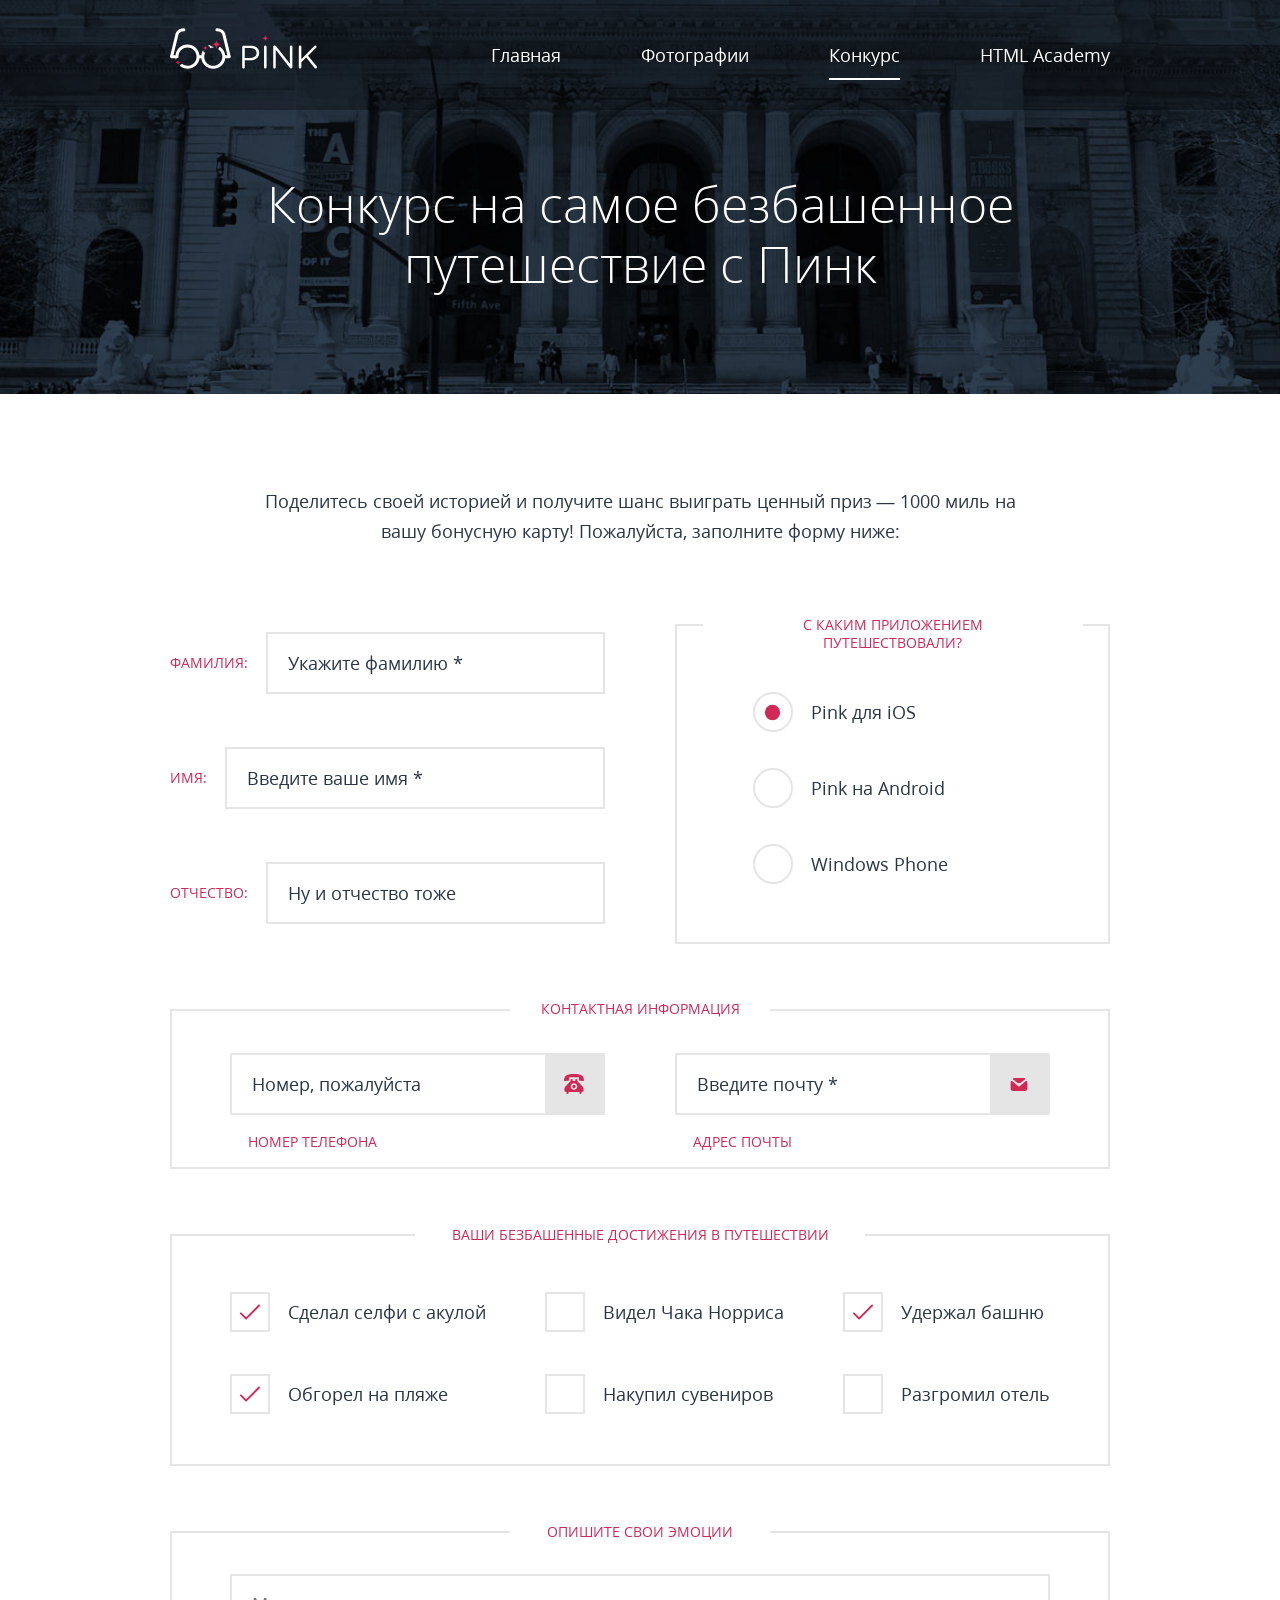
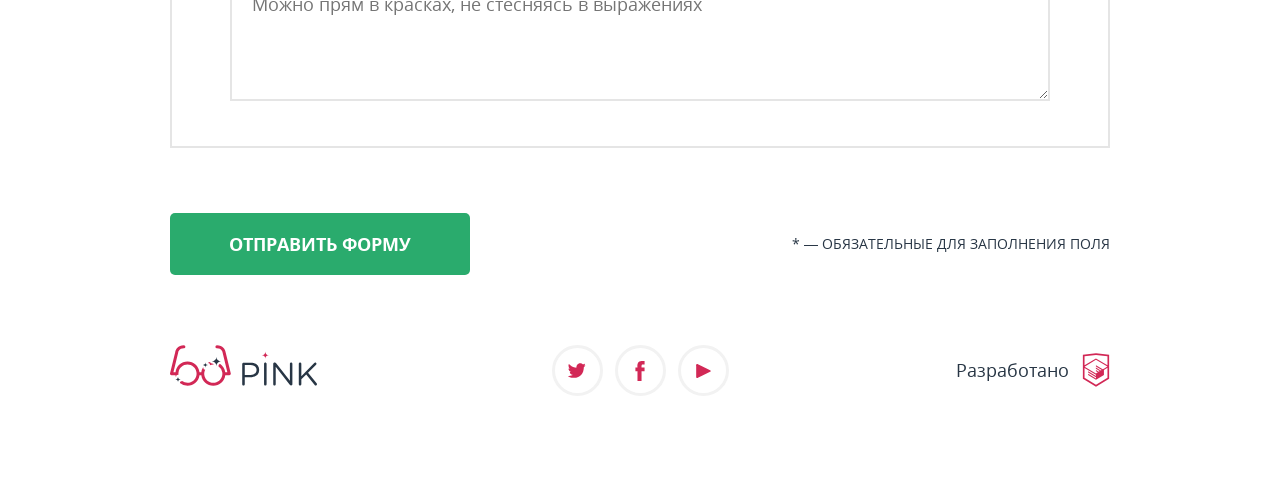
<file: pink/form.html>
<!DOCTYPE html>
<html lang="ru">
  <head>
    <meta charset="utf-8">
    <meta name="viewport" content="width=device-width,initial-scale=1">
    <meta name="format-detection" content="telephone=no">
    <link href="css/style.min.css" rel="stylesheet">
    <title>Пинк - конкурс</title>
  </head>
  <body>
    <div style="display:none">
      <svg xmlns="http://www.w3.org/2000/svg"><symbol id="icon-android" viewbox="0 0 42.084 47.041"><path fill="#A4C639" d="M34.144 14.009H7.945c-.009.11-.018.22-.018.333v18.755c0 1.926 1.457 3.49 3.316 3.627v7.43a2.884 2.884 0 1 0 5.77 0v-7.42h8.058v7.42a2.884 2.884 0 0 0 2.885 2.885 2.884 2.884 0 0 0 2.886-2.885V36.72c1.858-.137 3.315-1.701 3.315-3.627V14.342c0-.113-.004-.223-.013-.333zm-31.258 1.67a2.886 2.886 0 0 1 2.886 2.885v12.378a2.885 2.885 0 1 1-5.772 0V18.564a2.885 2.885 0 0 1 2.886-2.885zm36.312 0a2.885 2.885 0 0 1 2.886 2.885v12.378a2.885 2.885 0 0 1-2.886 2.886 2.884 2.884 0 0 1-2.885-2.886V18.564a2.884 2.884 0 0 1 2.885-2.885zM8.03 11.967h26.026c-.039-2.783-1.234-5.322-3.187-7.275L33.315.457a.304.304 0 1 0-.527-.304L30.416 4.26c-2.052-1.853-6.249-3.4-9.374-3.4-3.016 0-7.322 1.547-9.374 3.4L9.296.152a.304.304 0 0 0-.526.304l2.445 4.235c-1.95 1.954-3.147 4.493-3.185 7.276zm17.293-5.163c-.002-.805.664-1.46 1.488-1.462.826-.002 1.494.648 1.498 1.454v.008c.002.805-.664 1.46-1.49 1.462-.823.002-1.493-.649-1.496-1.454v-.008zm-11.143 0c-.001-.805.665-1.46 1.489-1.462.824-.002 1.494.648 1.497 1.454v.008c.002.805-.664 1.46-1.488 1.462-.825.002-1.495-.649-1.498-1.454v-.008z"></path></symbol><symbol id="icon-apple" viewbox="0 0 46.21 56.753"><path fill="#FFF" d="M38.593 30.15c.081 8.59 7.535 11.447 7.617 11.483-.062.202-1.19 4.073-3.927 8.072-2.365 3.457-4.82 6.901-8.688 6.973-3.799.07-5.021-2.253-9.365-2.253s-5.702 2.182-9.298 2.32c-3.733.142-6.576-3.739-8.961-7.184-4.875-7.046-8.598-19.91-3.597-28.593 2.484-4.313 6.925-7.043 11.743-7.114 3.666-.069 7.126 2.466 9.366 2.466 2.241 0 6.444-3.049 10.865-2.601 1.85.077 7.044.747 10.38 5.629-.269.171-6.197 3.623-6.135 10.802m-7.14-21.088c1.982-2.4 3.316-5.739 2.952-9.062-2.857.115-6.312 1.904-8.36 4.302-1.837 2.123-3.445 5.521-3.011 8.778 3.184.246 6.436-1.619 8.419-4.018"></path></symbol><symbol id="icon-editor-contrast" viewbox="-35.422 -7.96 31.92 31.92"><path d="M-19.462-3.96c6.595 0 11.96 5.365 11.96 11.96s-5.365 11.96-11.96 11.96-11.96-5.365-11.96-11.96 5.365-11.96 11.96-11.96m0-4c-8.814 0-15.96 7.145-15.96 15.96 0 8.813 7.146 15.96 15.96 15.96S-3.502 16.813-3.502 8c0-8.815-7.146-15.96-15.96-15.96z"></path><path d="M-19.462 16.331a8.519 8.519 0 0 0 8.52-8.52 8.518 8.518 0 0 0-8.52-8.519"></path></symbol><symbol id="icon-editor-crop" viewbox="0 0 48 48"><path fill="none" d="M0 0h48v48H0V0z"></path><path d="M34 30h4V14c0-2.21-1.79-4-4-4H18v4h16v16zm-20 4V2h-4v8H2v4h8v20c0 2.21 1.79 4 4 4h20v8h4v-8h8v-4H14z"></path></symbol><symbol id="icon-editor-fill" viewbox="0 0 48 48"><path fill="none" d="M0 0h48v48H0V0z"></path><path d="M33.12 17.88L15.24 0l-2.83 2.83 4.76 4.76L6.88 17.88a3 3 0 0 0 0 4.24l11 11c.58.59 1.35.88 2.12.88s1.54-.29 2.12-.88l11-11a3 3 0 0 0 0-4.24zM10.41 20L20 10.42 29.59 20H10.41zM38 23s-4 4.33-4 7c0 2.21 1.79 4 4 4s4-1.79 4-4c0-2.67-4-7-4-7zM0 40h48v3H0z"></path></symbol><symbol id="icon-facebook" viewbox="0 0 8.673 18.944"><path d="M6.275 3.357h2.398V0H5.795C2.656.181 1.54 2.387 1.948 6.115H0v3.517h1.958v9.312h3.837V9.632h2.857V6.115H5.786c-.021-1.045-.036-2.406.489-2.758z"></path></symbol><symbol id="icon-heart" viewbox="521.939 473.064 12.545 11.99"><path d="M528.174 485.055a.737.737 0 0 1-.552-.249c-3.798-4.324-4.644-5.298-4.858-5.572h-.004a3.866 3.866 0 0 1-.821-2.373 3.803 3.803 0 0 1 3.799-3.799c.934 0 1.804.32 2.484.898a3.847 3.847 0 0 1 2.463-.898 3.803 3.803 0 0 1 3.799 3.799c0 .909-.318 1.754-.896 2.381l-4.86 5.561a.735.735 0 0 1-.554.252zm-4.245-6.706c.208.255 2.471 2.839 4.243 4.858l4.323-4.944c.34-.369.52-.86.52-1.399a2.333 2.333 0 0 0-2.33-2.331c-.729 0-1.421.344-1.9.943a.76.76 0 0 1-.585.275.727.727 0 0 1-.575-.294 2.333 2.333 0 0 0-1.887-.925 2.333 2.333 0 0 0-2.33 2.331c0 .678.275 1.171.507 1.467l.014.019z"></path></symbol><symbol id="icon-htmlacademy" viewbox="0 0 60 60"><path d="M30.2 5H30L10.3 7.1v36.2L30 55l19.7-11.7V7.1L30.2 5zm17 36.8L30 52 12.8 41.8V27l17.1 10.2V39l-11.7-7v1.8L30 40.9v1.9l-11.8-7v1.8l11.8 7 11.9-7.1v-7.6l5.3-3.2v15.1zm-.1-17l-4.7 2.8-2.2 1.3-10.3-6.1v1.8l8.8 5.3h-.1l-.2.1-1.3.7-7.3-4.3v1.8l5.8 3.4-1.4.9-4.3-2.6v1.8l2.9 1.7-2.9 1.7-17-10.1 17-10.2 17.2 10zm.1-1.8L29.9 12.8 12.8 23V9.4L30 7.6l17.2 1.8V23z"></path></symbol><symbol id="icon-map-marker" viewbox="0 0 35.983 35.983"><circle fill="#FFF" cx="17.991" cy="17.991" r="17.991"></circle><circle fill="#D22856" cx="17.991" cy="17.991" r="7.866"></circle></symbol><symbol id="icon-menu-burger" viewbox="0 0 49.945 24.007"><path fill="#FFF" d="M1.137 0C.51 0 0 .428 0 1.01v1.981c0 .558.494 1.01 1.139 1.01H48.81c.628 0 1.138-.428 1.138-1.01V1.01c0-.558-.494-1.01-1.138-1.01H1.137zm0 10.003c-.627 0-1.137.428-1.137 1.01v1.98c0 .557.494 1.01 1.139 1.01H48.81c.628 0 1.138-.428 1.138-1.01v-1.98c0-.558-.494-1.01-1.138-1.01H1.137zm0 10.002C.51 20.005 0 20.434 0 21.016v1.981c0 .557.494 1.01 1.139 1.01H48.81c.628 0 1.138-.428 1.138-1.01v-1.981c0-.558-.494-1.011-1.138-1.011H1.137z"></path><path fill="#FFF" d="M1.137 0C.51 0 0 .428 0 1.01v1.981c0 .558.494 1.01 1.139 1.01H48.81c.628 0 1.138-.428 1.138-1.01V1.01c0-.558-.494-1.01-1.138-1.01H1.137zm0 10.003c-.627 0-1.137.428-1.137 1.01v1.98c0 .557.494 1.01 1.139 1.01H48.81c.628 0 1.138-.428 1.138-1.01v-1.98c0-.558-.494-1.01-1.138-1.01H1.137zm0 10.002C.51 20.005 0 20.434 0 21.016v1.981c0 .557.494 1.01 1.139 1.01H48.81c.628 0 1.138-.428 1.138-1.01v-1.981c0-.558-.494-1.011-1.138-1.011H1.137z"></path></symbol><symbol id="icon-menu-cross" viewbox="0 0 23.867 23.867"><path fill="#FFF" d="M15.087 11.933l8.56-8.559a.75.75 0 0 0 0-1.061L21.554.22a.747.747 0 0 0-1.06 0l-8.561 8.56L3.373.22a.771.771 0 0 0-1.061 0L.22 2.313a.75.75 0 0 0 0 1.061l8.56 8.559-8.56 8.559a.751.751 0 0 0 0 1.062l2.093 2.094a.744.744 0 0 0 1.06 0l8.561-8.56 8.56 8.56a.746.746 0 0 0 1.06 0l2.093-2.094a.751.751 0 0 0 0-1.062l-8.56-8.559z"></path></symbol><symbol id="icon-microsoft" viewbox="0 0 43.922 41.992"><path fill="#F05423" d="M20.874 19.953H0V0h20.874v19.953z"></path><path fill="#84C441" d="M43.922 19.953H23.049V0h20.873v19.953z"></path><path fill="#2DABE2" d="M20.873 41.992H0V22.04h20.873v19.952z"></path><path fill="#F9BC15" d="M43.922 41.992H23.049V22.04h20.873v19.952z"></path></symbol><symbol id="icon-no" viewbox="0 0 26.752 26.752"><path d="M15.497 13.376L26.312 2.562A1.5 1.5 0 1 0 24.191.441L13.376 11.255 2.562.439A1.5 1.5 0 1 0 .441 2.56l10.814 10.815L.439 24.19a1.5 1.5 0 1 0 2.122 2.121l10.815-10.814L24.19 26.312c.293.293.677.439 1.061.439s.768-.146 1.061-.439a1.5 1.5 0 0 0 0-2.121L15.497 13.376z"></path></symbol><symbol id="icon-pink-blue-desktop" viewbox="0 0 146.3 40.375"><path d="M71.874 18.661c0-.708.58-1.288 1.256-1.288h7.18c5.087 0 8.436 2.704 8.436 7.146v.063c0 4.86-4.057 7.373-8.854 7.373h-5.475v6.825c0 .708-.58 1.287-1.289 1.287-.676 0-1.256-.58-1.256-1.287l.002-20.119zm8.114 10.98c3.734 0 6.182-1.996 6.182-4.959v-.062c0-3.221-2.414-4.894-6.053-4.894h-5.699v9.917h5.57v-.002zM93.603 18.5c0-.708.579-1.288 1.255-1.288.709 0 1.288.58 1.288 1.288v20.283a1.29 1.29 0 0 1-1.288 1.287c-.676 0-1.255-.579-1.255-1.287V18.5zm9.141.032c0-.676.58-1.256 1.256-1.256h.354c.58 0 .935.29 1.288.74l13.684 17.45V18.468c0-.676.547-1.256 1.256-1.256.676 0 1.225.58 1.225 1.256v20.349c0 .677-.48 1.19-1.158 1.19h-.129c-.548 0-.936-.321-1.318-.772l-13.976-17.867v17.449c0 .677-.547 1.257-1.257 1.257-.676 0-1.223-.58-1.223-1.257V18.532h-.002zm25.429-.032c0-.708.58-1.288 1.257-1.288.708 0 1.286.58 1.286 1.288v12.331l12.848-13.168c.29-.257.579-.451.998-.451.676 0 1.225.612 1.225 1.256 0 .354-.162.644-.42.901l-7.984 7.92 8.564 10.561c.225.291.354.547.354.936 0 .676-.577 1.288-1.285 1.288-.482 0-.807-.259-1.03-.58l-8.401-10.464-4.863 4.861v4.895a1.29 1.29 0 0 1-1.286 1.288c-.677 0-1.257-.58-1.257-1.288V18.5h-.006z"></path><path fill="#D22856" d="M98.498 9.875a3.623 3.623 0 0 1-3.623-3.624 3.625 3.625 0 0 1-3.625 3.624 3.625 3.625 0 0 1 3.625 3.624 3.623 3.623 0 0 1 3.623-3.624z"></path><g fill="#D22856"><path d="M43.094 19.313c.246 0 .489.014.73.033a2.491 2.491 0 0 0-2.136-1.221 1.994 1.994 0 0 1-1.884-1.354c-.727.208-1.425.482-2.089.816.062.017.122.038.188.038a2 2 0 0 1 2 2c0 .096-.015.188-.028.281 1-.382 2.084-.593 3.219-.593z"></path><path d="M60.462 28.016L55.287 6.651C54.926 4.303 52.694 0 46.688 0a1.5 1.5 0 1 0 0 3c4.856 0 5.575 3.729 5.639 4.143l4.767 19.701h-2.073c-.445-3.557-2.453-6.628-5.305-8.522a2.503 2.503 0 0 0-1.529 2.303c0 .088-.015.171-.026.256a9.034 9.034 0 0 1 3.829 5.965c.082.488.135.987.135 1.5 0 .512-.053 1.012-.135 1.5-.716 4.271-4.421 7.53-8.896 7.53-4.475 0-8.181-3.259-8.896-7.53a9.035 9.035 0 0 1-.135-1.5c0-.513.053-1.012.135-1.5a8.945 8.945 0 0 1 .808-2.484 1.994 1.994 0 0 1-1.852-1.984.739.739 0 0 0-.192-.488 11.95 11.95 0 0 0-1.795 4.957h-1.82c-.741-5.927-5.802-10.531-11.927-10.531S6.235 20.917 5.493 26.844H3.42L8.187 7.143C8.25 6.729 8.97 3 13.826 3a1.5 1.5 0 1 0 0-3C7.82 0 5.588 4.303 5.227 6.651L.052 28.016c-.266 1.109.531 1.826 1.426 1.826.012 0 .023.004.036.004h3.982c.079.629.215 1.237.387 1.831a.726.726 0 0 0 .102-.354 2 2 0 0 1 2-2c.166 0 .324.024.478.062a8.337 8.337 0 0 1-.074-1.042c0-.512.053-1.011.135-1.5.715-4.271 4.421-7.531 8.896-7.531s8.18 3.26 8.896 7.531c.082.489.135.988.135 1.5s-.053 1.012-.135 1.5c-.715 4.272-4.421 7.531-8.896 7.531a8.959 8.959 0 0 1-5.386-1.794c-.35.302-.8.491-1.299.491a.75.75 0 0 0-.749.748c0 .289-.065.563-.176.812a11.94 11.94 0 0 0 7.614 2.743c6.125 0 11.185-4.604 11.927-10.529h1.814c.742 5.926 5.802 10.529 11.927 10.529s11.186-4.604 11.927-10.529H59c.012 0 .023-.005.036-.005.895.002 1.692-.715 1.426-1.824z"></path></g><path d="M50.686 16.125a4.499 4.499 0 0 1-4.499-4.499 4.499 4.499 0 0 1-4.499 4.499 4.499 4.499 0 0 1 4.499 4.499 4.498 4.498 0 0 1 4.499-4.499zm-12.782 3.501a2.748 2.748 0 0 1-2.749-2.749 2.748 2.748 0 0 1-2.749 2.749 2.747 2.747 0 0 1 2.749 2.749 2.748 2.748 0 0 1 2.749-2.749zm-27.17 14.446a2.748 2.748 0 0 1-2.749-2.75c0 1.52-1.23 2.75-2.749 2.75a2.747 2.747 0 0 1 2.749 2.748 2.748 2.748 0 0 1 2.749-2.748z"></path></symbol><symbol id="icon-pink-blue-mobile" viewbox="0 0 146.3 40.375"><path d="M71.874 18.661c0-.708.58-1.288 1.256-1.288h7.18c5.087 0 8.436 2.704 8.436 7.146v.063c0 4.86-4.057 7.373-8.854 7.373h-5.475v6.825c0 .708-.58 1.287-1.289 1.287-.676 0-1.256-.58-1.256-1.287l.002-20.119zm8.114 10.98c3.734 0 6.182-1.996 6.182-4.959v-.062c0-3.221-2.414-4.894-6.053-4.894h-5.699v9.917h5.57v-.002zM93.603 18.5c0-.708.579-1.288 1.255-1.288.709 0 1.288.58 1.288 1.288v20.283a1.29 1.29 0 0 1-1.288 1.287c-.676 0-1.255-.579-1.255-1.287V18.5zm9.141.032c0-.676.58-1.256 1.256-1.256h.354c.58 0 .935.29 1.288.74l13.684 17.45V18.468c0-.676.547-1.256 1.256-1.256.676 0 1.225.58 1.225 1.256v20.349c0 .677-.48 1.19-1.158 1.19h-.129c-.548 0-.936-.321-1.318-.772l-13.976-17.867v17.449c0 .677-.547 1.257-1.257 1.257-.676 0-1.223-.58-1.223-1.257V18.532h-.002zm25.429-.032c0-.708.58-1.288 1.257-1.288.708 0 1.286.58 1.286 1.288v12.331l12.848-13.16c.29-.257.579-.451.998-.451.676 0 1.225.612 1.225 1.256 0 .354-.162.644-.42.901l-7.984 7.92 8.564 10.561c.225.291.354.547.354.936 0 .676-.577 1.288-1.285 1.288-.482 0-.807-.259-1.03-.58l-8.401-10.464-4.863 4.861v4.895a1.29 1.29 0 0 1-1.286 1.288c-.677 0-1.257-.58-1.257-1.288V18.5h-.006z"></path><path fill="#D22856" d="M60.462 28.016L55.287 6.651C54.926 4.303 52.694 0 46.688 0a1.5 1.5 0 1 0 0 3c4.856 0 5.575 3.729 5.639 4.143l4.767 19.701h-2.073c-.742-5.927-5.802-10.531-11.927-10.531s-11.186 4.604-11.927 10.531h-1.82c-.741-5.927-5.802-10.531-11.927-10.531S6.235 20.917 5.493 26.844H3.42L8.187 7.143C8.25 6.729 8.97 3 13.826 3a1.5 1.5 0 1 0 0-3C7.82 0 5.588 4.303 5.227 6.651L.052 28.016c-.266 1.109.531 1.826 1.426 1.826.012 0 .023.004.036.004h3.982c.741 5.926 5.802 10.53 11.927 10.53s11.185-4.604 11.927-10.53h1.814c.742 5.926 5.802 10.53 11.927 10.53s11.186-4.604 11.927-10.53H59c.012 0 .023-.004.036-.004.895 0 1.692-.717 1.426-1.826zm-34.147 1.828c-.715 4.272-4.421 7.531-8.896 7.531s-8.18-3.259-8.896-7.531c-.082-.488-.135-.988-.135-1.5s.053-1.011.135-1.5c.715-4.271 4.421-7.531 8.896-7.531s8.18 3.26 8.896 7.531c.082.489.135.988.135 1.5s-.053 1.011-.135 1.5zm25.675 0c-.716 4.272-4.421 7.531-8.896 7.531-4.475 0-8.181-3.259-8.896-7.531-.082-.488-.135-.988-.135-1.5s.053-1.011.135-1.5c.716-4.271 4.421-7.531 8.896-7.531 4.475 0 8.181 3.26 8.896 7.531.082.489.135.988.135 1.5s-.053 1.011-.135 1.5z"></path></symbol><symbol id="icon-pink-white-desktop" viewbox="0 0 146.3 40.375"><path d="M71.874 18.661c0-.708.58-1.288 1.256-1.288h7.18c5.087 0 8.436 2.704 8.436 7.146v.064c0 4.861-4.057 7.373-8.854 7.373h-5.475v6.825c0 .708-.58 1.288-1.288 1.288-.676 0-1.256-.58-1.256-1.288v-20.12zm8.114 10.98c3.734 0 6.182-1.996 6.182-4.959v-.063c0-3.22-2.414-4.894-6.053-4.894h-5.699v9.917h5.57v-.001zM93.603 18.5c0-.708.579-1.288 1.255-1.288.709 0 1.288.58 1.288 1.288v20.283a1.29 1.29 0 0 1-1.288 1.287c-.676 0-1.255-.579-1.255-1.287V18.5zm9.141.032c0-.676.58-1.256 1.256-1.256h.354c.58 0 .935.29 1.288.74l13.684 17.45V18.468c0-.676.547-1.256 1.256-1.256.676 0 1.224.58 1.224 1.256v20.349c0 .676-.481 1.19-1.158 1.19h-.129c-.548 0-.935-.321-1.319-.772l-13.975-17.868v17.45c0 .676-.547 1.256-1.256 1.256-.676 0-1.223-.58-1.223-1.256V18.532h-.002zm25.429-.032c0-.708.58-1.288 1.257-1.288.708 0 1.286.58 1.286 1.288v12.331l12.848-13.168c.29-.257.579-.451.998-.451.676 0 1.225.612 1.225 1.256 0 .354-.162.644-.42.901l-7.984 7.92 8.564 10.561c.225.291.354.547.354.935 0 .676-.578 1.288-1.286 1.288-.483 0-.806-.258-1.03-.58l-8.402-10.463-4.863 4.861v4.894a1.29 1.29 0 0 1-1.286 1.288c-.677 0-1.257-.58-1.257-1.288V18.5h-.004z"></path><path fill="#D22856" d="M98.498 9.875a3.623 3.623 0 0 1-3.623-3.624 3.625 3.625 0 0 1-3.625 3.624 3.625 3.625 0 0 1 3.625 3.624 3.623 3.623 0 0 1 3.623-3.624z"></path><path d="M43.094 19.313c.246 0 .489.014.73.033a2.491 2.491 0 0 0-2.136-1.221 1.994 1.994 0 0 1-1.884-1.354c-.727.208-1.425.482-2.089.816.062.017.122.038.188.038a2 2 0 0 1 2 2c0 .096-.015.188-.028.281 1-.382 2.084-.593 3.219-.593z"></path><path d="M60.462 28.016L55.287 6.651C54.926 4.303 52.694 0 46.688 0a1.5 1.5 0 1 0 0 3c4.856 0 5.575 3.729 5.639 4.143l4.767 19.701h-2.073c-.445-3.557-2.453-6.628-5.305-8.522a2.503 2.503 0 0 0-1.529 2.303c0 .088-.015.171-.026.256a9.034 9.034 0 0 1 3.829 5.964c.082.489.135.988.135 1.5s-.053 1.012-.135 1.5c-.716 4.272-4.421 7.531-8.896 7.531-4.475 0-8.181-3.259-8.896-7.531-.082-.488-.135-.988-.135-1.5s.053-1.011.135-1.5a8.949 8.949 0 0 1 .808-2.483 1.995 1.995 0 0 1-1.852-1.985.743.743 0 0 0-.192-.489 11.954 11.954 0 0 0-1.795 4.958h-1.82c-.741-5.927-5.802-10.531-11.927-10.531S6.235 20.917 5.493 26.844H3.42L8.187 7.143C8.25 6.729 8.97 3 13.826 3a1.5 1.5 0 1 0 0-3C7.82 0 5.588 4.303 5.227 6.651L.052 28.016c-.266 1.109.531 1.826 1.426 1.826.012 0 .023.004.036.004h3.982c.079.628.215 1.237.387 1.831a.726.726 0 0 0 .102-.354 2 2 0 0 1 2-2c.166 0 .324.025.478.063a8.337 8.337 0 0 1-.074-1.042c0-.512.053-1.011.135-1.5.715-4.271 4.421-7.531 8.896-7.531s8.18 3.26 8.896 7.531c.082.489.135.988.135 1.5s-.053 1.012-.135 1.5c-.715 4.272-4.421 7.531-8.896 7.531a8.959 8.959 0 0 1-5.386-1.794c-.35.302-.8.491-1.299.491a.75.75 0 0 0-.749.748c0 .29-.065.564-.176.812a11.94 11.94 0 0 0 7.614 2.743c6.125 0 11.185-4.604 11.927-10.53h1.814c.742 5.926 5.802 10.53 11.927 10.53s11.186-4.604 11.927-10.53H59c.012 0 .023-.004.036-.004.895.001 1.692-.716 1.426-1.825z"></path><path fill="#D22856" d="M50.686 16.125a4.499 4.499 0 0 1-4.499-4.499 4.499 4.499 0 0 1-4.499 4.499 4.499 4.499 0 0 1 4.499 4.499 4.498 4.498 0 0 1 4.499-4.499zm-12.782 3.501a2.748 2.748 0 0 1-2.749-2.749 2.748 2.748 0 0 1-2.749 2.749 2.747 2.747 0 0 1 2.749 2.749 2.748 2.748 0 0 1 2.749-2.749zm-27.17 14.446a2.748 2.748 0 0 1-2.749-2.75c0 1.52-1.23 2.75-2.749 2.75a2.747 2.747 0 0 1 2.749 2.748 2.748 2.748 0 0 1 2.749-2.748z"></path></symbol><symbol id="icon-pink-white-mobile" viewbox="0 0 74.426 22.859"><path d="M0 1.449C0 .741.58.161 1.256.161h7.18c5.087 0 8.436 2.704 8.436 7.147v.064c0 4.861-4.057 7.373-8.854 7.373H2.544v6.825c0 .708-.58 1.288-1.288 1.288C.58 22.859 0 22.279 0 21.571V1.449zm8.114 10.979c3.734 0 6.182-1.996 6.182-4.958v-.065c0-3.22-2.415-4.894-6.054-4.894H2.544v9.917h5.57zm13.615-11.14C21.729.58 22.308 0 22.983 0c.709 0 1.288.58 1.288 1.288v20.283c0 .708-.579 1.288-1.288 1.288-.676 0-1.255-.58-1.255-1.288V1.288zm9.141.032c0-.676.579-1.256 1.256-1.256h.354c.58 0 .934.29 1.288.74l13.684 17.45V1.256A1.256 1.256 0 0 1 48.707 0c.676 0 1.223.58 1.223 1.256v20.348c0 .676-.482 1.191-1.158 1.191h-.129c-.548 0-.934-.322-1.32-.772L33.349 4.153v17.45c0 .676-.547 1.256-1.255 1.256-.677 0-1.224-.58-1.224-1.256V1.32zm25.43-.032C56.3.58 56.879 0 57.556 0c.708 0 1.287.58 1.287 1.288v12.331L71.689.451c.29-.258.58-.451.999-.451.676 0 1.224.612 1.224 1.256 0 .354-.161.644-.419.901l-7.984 7.92 8.564 10.561c.225.29.354.547.354.934 0 .676-.579 1.288-1.287 1.288-.483 0-.806-.258-1.03-.58l-8.403-10.463-4.862 4.861v4.894c0 .708-.579 1.288-1.287 1.288-.677 0-1.256-.58-1.256-1.288V1.288z"></path></symbol><symbol id="icon-pink-white-tablet" viewbox="0 0 146.3 40.375"><path d="M71.874 18.661c0-.708.58-1.288 1.256-1.288h7.18c5.087 0 8.436 2.704 8.436 7.146v.064c0 4.861-4.057 7.373-8.854 7.373h-5.475v6.825c0 .708-.58 1.288-1.288 1.288-.676 0-1.256-.58-1.256-1.288v-20.12zm8.114 10.98c3.734 0 6.182-1.996 6.182-4.959v-.063c0-3.22-2.414-4.894-6.053-4.894h-5.699v9.917h5.57v-.001zM93.603 18.5c0-.708.579-1.288 1.255-1.288.709 0 1.288.58 1.288 1.288v20.283a1.29 1.29 0 0 1-1.288 1.287c-.676 0-1.255-.579-1.255-1.287V18.5zm9.141.032c0-.676.58-1.256 1.256-1.256h.354c.58 0 .935.29 1.288.74l13.684 17.45V18.468c0-.676.547-1.256 1.256-1.256.676 0 1.224.58 1.224 1.256v20.349c0 .676-.481 1.19-1.158 1.19h-.129c-.548 0-.935-.321-1.319-.772l-13.975-17.868v17.45c0 .676-.547 1.256-1.256 1.256-.676 0-1.223-.58-1.223-1.256V18.532h-.002zm25.429-.032c0-.708.58-1.288 1.257-1.288.708 0 1.286.58 1.286 1.288v12.331l12.848-13.168c.29-.257.579-.451.998-.451.676 0 1.225.612 1.225 1.256 0 .354-.162.644-.42.901l-7.984 7.92 8.564 10.561c.225.291.354.547.354.935 0 .676-.578 1.288-1.286 1.288-.483 0-.806-.258-1.03-.58l-8.402-10.463-4.863 4.861v4.894a1.29 1.29 0 0 1-1.286 1.288c-.677 0-1.257-.58-1.257-1.288V18.5h-.004zm-67.711 9.516L55.287 6.651C54.926 4.303 52.694 0 46.688 0a1.5 1.5 0 1 0 0 3c4.856 0 5.575 3.729 5.639 4.143l4.767 19.701h-2.073c-.742-5.927-5.802-10.531-11.927-10.531s-11.186 4.604-11.927 10.531h-1.82c-.741-5.927-5.802-10.531-11.927-10.531S6.235 20.917 5.493 26.844H3.42L8.187 7.143C8.25 6.729 8.97 3 13.826 3a1.5 1.5 0 1 0 0-3C7.82 0 5.588 4.303 5.227 6.651L.052 28.016c-.266 1.109.531 1.826 1.426 1.826.012 0 .023.004.036.004h3.982c.741 5.926 5.802 10.53 11.927 10.53s11.185-4.604 11.927-10.53h1.814c.742 5.926 5.802 10.53 11.927 10.53s11.186-4.604 11.927-10.53H59c.012 0 .023-.004.036-.004.895 0 1.692-.717 1.426-1.826zm-34.147 1.828c-.715 4.272-4.421 7.531-8.896 7.531-4.475 0-8.18-3.259-8.896-7.531-.082-.488-.135-.988-.135-1.5s.053-1.011.135-1.5c.715-4.271 4.421-7.531 8.896-7.531 4.475 0 8.18 3.26 8.896 7.531.082.489.135.988.135 1.5s-.053 1.011-.135 1.5zm25.675 0c-.716 4.272-4.421 7.531-8.896 7.531-4.475 0-8.181-3.259-8.896-7.531-.082-.488-.135-.988-.135-1.5s.053-1.011.135-1.5c.716-4.271 4.421-7.531 8.896-7.531 4.475 0 8.181 3.26 8.896 7.531.082.489.135.988.135 1.5s-.053 1.011-.135 1.5z"></path></symbol><symbol id="icon-review-arrow-left" viewbox="0 0 21.706 41.719"><path d="M2.045 20.859L21.458 1.446A.847.847 0 0 0 20.261.248L.248 20.261a.846.846 0 0 0 0 1.197l20.013 20.013a.843.843 0 0 0 1.198 0 .847.847 0 0 0 0-1.198L2.045 20.859z"></path></symbol><symbol id="icon-review-arrow-right" viewbox="0 0 21.706 41.719"><path d="M19.661 20.859L.248 1.446A.847.847 0 0 1 1.445.248L21.458 20.26c.33.33.33.867 0 1.197L1.445 41.471a.843.843 0 0 1-1.198 0 .847.847 0 0 1 0-1.198l19.414-19.414z"></path></symbol><symbol id="icon-twitter" viewbox="0 0 17.5 14.663"><path fill-rule="evenodd" clip-rule="evenodd" d="M11.283.153c1.736-.485 3.074.263 3.685 1.151.694-.226 1.372-.47 2.072-.691-.004.841-.538 1.478-.883 1.727.704.166 1.343-.48 1.343-.48-.175.976-1.035 1.746-1.611 1.977-.239 6.592-3.272 10.956-10.382 10.823h-.46c-.422 0-4.29-.45-5.047-1.843 2.341.192 4.011-.412 4.835-1.15-.989-.293-2.761-.464-3.07-2.881.362.105.583.223 1.228.117C1.757 8.067.385 7.366.461 5.218c.294.32 1.1.523 1.381.461C1.117 5.444-.188 2.398.921.843 2.794 2.654 4.769 4.364 8.29 4.528 8.506 2.288 9.461.787 11.283.153z"></path></symbol><symbol id="icon-yes" viewbox="-82.357 4.875 21.698 16.09"><path d="M-60.953 5.167a.999.999 0 0 0-1.414 0L-75.75 18.551l-4.9-4.9a.999.999 0 1 0-1.414 1.414l5.607 5.607a.997.997 0 0 0 1.414 0l14.09-14c.391-.481.391-1.114 0-1.505z"></path></symbol><symbol id="icon-youtube" viewbox="0 0 14.64 13.96"><path d="M1.775 13.78C.799 14.257 0 13.758 0 12.671V1.29C0 .202.799-.295 1.775.181l12.133 5.932c.975.478.975 1.258 0 1.736L1.775 13.78z"></path></symbol></svg>
    </div>
    <header class="page-header">
      <nav class=" page-header__nav main-nav main-nav--closed main-nav--nojs">
        <div class="main-nav__wrapper">
          <div class="main-nav__logo-wrapper">
            <a class="main-nav__logo" href="index.html">Логотип Пинк
              <svg class="main-nav__svg main-nav__svg--mobile" width="75" height="23">
                <use xlink:href="#icon-pink-white-mobile"></use>
              </svg>
              <svg class="main-nav__svg main-nav__svg--tablet" width="147" height="41">
                <use xlink:href="#icon-pink-white-tablet"></use>
              </svg>
              <svg class="main-nav__svg main-nav__svg--desktop" width="147" height="41">
                <use xlink:href="#icon-pink-white-desktop"></use>
              </svg>
            </a>
            <button class="main-nav__toggle" type="button"><span class="visually-hidden">Открыть меню</span></button>
          </div>
          <ul class="main-nav__list site-list">
            <li class="site-list__item">
              <a class="site-list__link" href="index.html">Главная</a>
            </li>
            <li class="site-list__item">
              <a class="site-list__link" href="photo.html">Фотографии</a>
            </li>
            <li class="site-list__item">
              <a class="site-list__link site-list__link--active">Конкурс</a>
            </li>
            <li class="site-list__item">
              <a class="site-list__link" href="https://htmlacademy.ru/intensive/adaptive">HTML Academy</a>
            </li>
          </ul>
        </div>
      </nav>
      <div class="page-header__content">
        <h1 class="page-header__title">Конкурс на самое безбашенное путешествие с Пинк</h1>
      </div>
    </header>
    <main>
      <section class="feedback">
        <h2 class="visually-hidden">Форма обратной связи для участия в конкурсе</h2>
        <p class="feedback__intro">Поделитесь своей историей и получите шанс выиграть ценный приз — 1000 миль на вашу бонусную карту! <span>Пожалуйста, заполните форму ниже:</span></p>
        <form class="feedback__form form" name="feedback" action="https://echo.htmlacademy.ru" method="post">
          <fieldset class="form__fieldset form__fieldset--user-info">
            <div class="form__row">
              <label class="form__label form__label--input" for="surname-id">Фамилия:</label>
              <input class="form__field" type="text" name="surname" id="surname-id" placeholder="Укажите фамилию *" required="">
            </div>
            <div class="form__row">
              <label class="form__label form__label--input" for="name-id">Имя:</label>
              <input class="form__field" type="text" name="name" id="name-id" placeholder="Введите ваше имя *" required="">
            </div>
            <div class="form__row">
              <label class="form__label form__label--input" for="patronymic-id">Отчество:</label>
              <input class="form__field" type="text" name="patronymic" id="patronymic-id" placeholder="Ну и отчество тоже" required="">
            </div>
          </fieldset>
          <fieldset class="form__fieldset form__fieldset--check-group">
            <h3 class="form__legend">Ваши безбашенные достижения&nbsp;в&nbsp;путешествии</h3>
            <div class="form__row-wrapper">
              <div class="form__row-inner">
                <div class="form__row">
                  <input class="form__checkbox" type="checkbox" name="selfie" id="achievement1-id" checked="">
                  <label class="form__label" for="achievement1-id">Сделал селфи с акулой</label>
                </div>
                <div class="form__row">
                  <input class="form__checkbox" type="checkbox" name="beach" id="achievement2-id" checked="">
                  <label class="form__label" for="achievement2-id">Обгорел на пляже</label>
                </div>
              </div>
              <div class="form__row-inner">
                <div class="form__row">
                  <input class="form__checkbox" type="checkbox" name="chuck" id="achievement3-id">
                  <label class="form__label" for="achievement3-id">Видел Чака Норриса</label>
                </div>
                <div class="form__row">
                  <input class="form__checkbox" type="checkbox" name="souvenir" id="achievement4-id">
                  <label class="form__label" for="achievement4-id">Накупил сувениров</label>
                </div>
              </div>
              <div class="form__row-inner">
                <div class="form__row">
                  <input class="form__checkbox" type="checkbox" name="tower" id="achievement5-id" checked="">
                  <label class="form__label" for="achievement5-id">Удержал башню</label>
                </div>
                <div class="form__row">
                  <input class="form__checkbox" type="checkbox" name="hotel" id="achievement6-id">
                <label class="form__label" for="achievement6-id">Разгромил отель</label>
                </div>
              </div>
            </div>
          </fieldset>
          <fieldset class="form__fieldset form__fieldset--user-contacts">
            <h3 class="form__legend">Контактная информация</h3>
            <div class="form__row-inner">
              <div class="form__row form__row--phone">
                <label class="form__label form__label--input" for="phone-id">Номер телефона</label>
                <input class="form__field" type="tel" name="phone" id="phone-id" placeholder="Номер, пожалуйста">
              </div>
              <div class="form__row form__row--email">
                <label class="form__label form__label--input" for="email-id">Адрес почты</label>
                <input class="form__field" type="email" name="email" id="email-id" placeholder="Введите почту *" required="">
              </div>
            </div>
          </fieldset>
          <fieldset class="form__fieldset form__fieldset--radio-group">
            <h3 class="form__legend">С каким приложением путешествовали?</h3>
            <div class="form__row-inner">
              <div class="form__row">
                <input class="form__radio" type="radio" name="app" id="app1-id" value="iOS" checked="">
                <label class="form__label" for="app1-id">Pink для iOS</label>
              </div>
              <div class="form__row">
                <input class="form__radio" type="radio" name="app" id="app2-id" value="Android">
                <label class="form__label" for="app2-id">Pink на Android</label>
              </div>
              <div class="form__row">
                <input class="form__radio" type="radio" name="app" id="app3-id" value="Windows Phone">
                <label class="form__label" for="app3-id">Windows Phone</label>
              </div>
            </div>
          </fieldset>
          <fieldset class="form__fieldset form__fieldset--message">
            <h3 class="form__legend">Опишите свои эмоции</h3>
            <textarea class="form__textarea" name="message" id="message-id" placeholder="Можно прям в красках, не стесняясь в выражениях"></textarea>
          </fieldset>
          <p class="form__row form__row--submit-group">
            <button class="form__button btn btn--form" type="submit">Отправить форму</button>
            <small class="form__note">* — обязательные<span> для заполнения</span> поля</small>
          </p>
        </form>
      </section>
    </main>
    <footer class="page-footer">
      <div class="page-footer__wrapper page-footer__wrapper--form-page">
        <a class="page-footer__logo" href="index.html">
          <svg class="page-footer__svg page-footer__svg--mobile" width="147" height="41">
            <use xlink:href="#icon-pink-blue-mobile"></use>
          </svg>
          <svg class="page-footer__svg page-footer__svg--desktop" width="147" height="41">
            <use xlink:href="#icon-pink-blue-desktop"></use>
          </svg>
        </a>
        <ul class="page-footer__social social">
          <li class="social__item">
            <a class="social__link" href="#">
              <svg class="social__svg social__svg--twitter" width="17.5" height="15">
                <use xlink:href="#icon-twitter"></use>
              </svg>Twitter
            </a>
          </li>
          <li class="social__item">
            <a class="social__link" href="#">
              <svg class="social__svg social__svg--facebook" width="12" height="20">
                <use xlink:href="#icon-facebook"></use>
              </svg>Facebook
            </a>
          </li>
          <li class="social__item">
            <a class="social__link" href="#">
              <svg class="social__svg social__svg--youtube" width="15" height="14">
                <use xlink:href="#icon-youtube"></use>
              </svg>Youtube
            </a>
          </li>
        </ul>
        <p class="page-footer__copyright copyright">Разработано
          <a class="copyright__link" href="https://htmlacademy.ru/intensive/adaptive">
            <svg class="copyright__svg" width="40" height="50">
              <use xlink:href="#icon-htmlacademy"></use>
            </svg>
          </a>
        </p>
      </div>
    </footer>
    <div class="pop-up pop-up--success">
      <div class="pop-up__wrapper">
        <h2 class="pop-up__title">Ваша заявка отправлена</h2>
        <p class="pop-up__message">Спасибо за ваше участие, ваша заявка уже поступила к нам. В ближайшее время мы рассмотрим ее и <br>оповестим вас.</p>
      </div>
      <div class="pop-up__btn-wrapper">
        <button class="pop-up__button btn btn--success" type="button">Закрыть окно</button>
      </div>
    </div>
    <div class="pop-up pop-up--failure">
      <div class="pop-up__wrapper">
        <h2 class="pop-up__title">Что-то пошло не так!</h2>
        <p class="pop-up__message">Проверьте поля, выделенные красным, скорее всего вы забыли их заполнить</p>
      </div>
      <div class="pop-up__btn-wrapper">
        <button class="pop-up__button btn" type="button">Ок</button>
      </div>
    </div>
    <script type="text/javascript" src="js/script.min.js"></script>
    <script src="js/svg4everybody.min.js"></script>
    <script>svg4everybody();</script>
  </body>
</html>
</file>
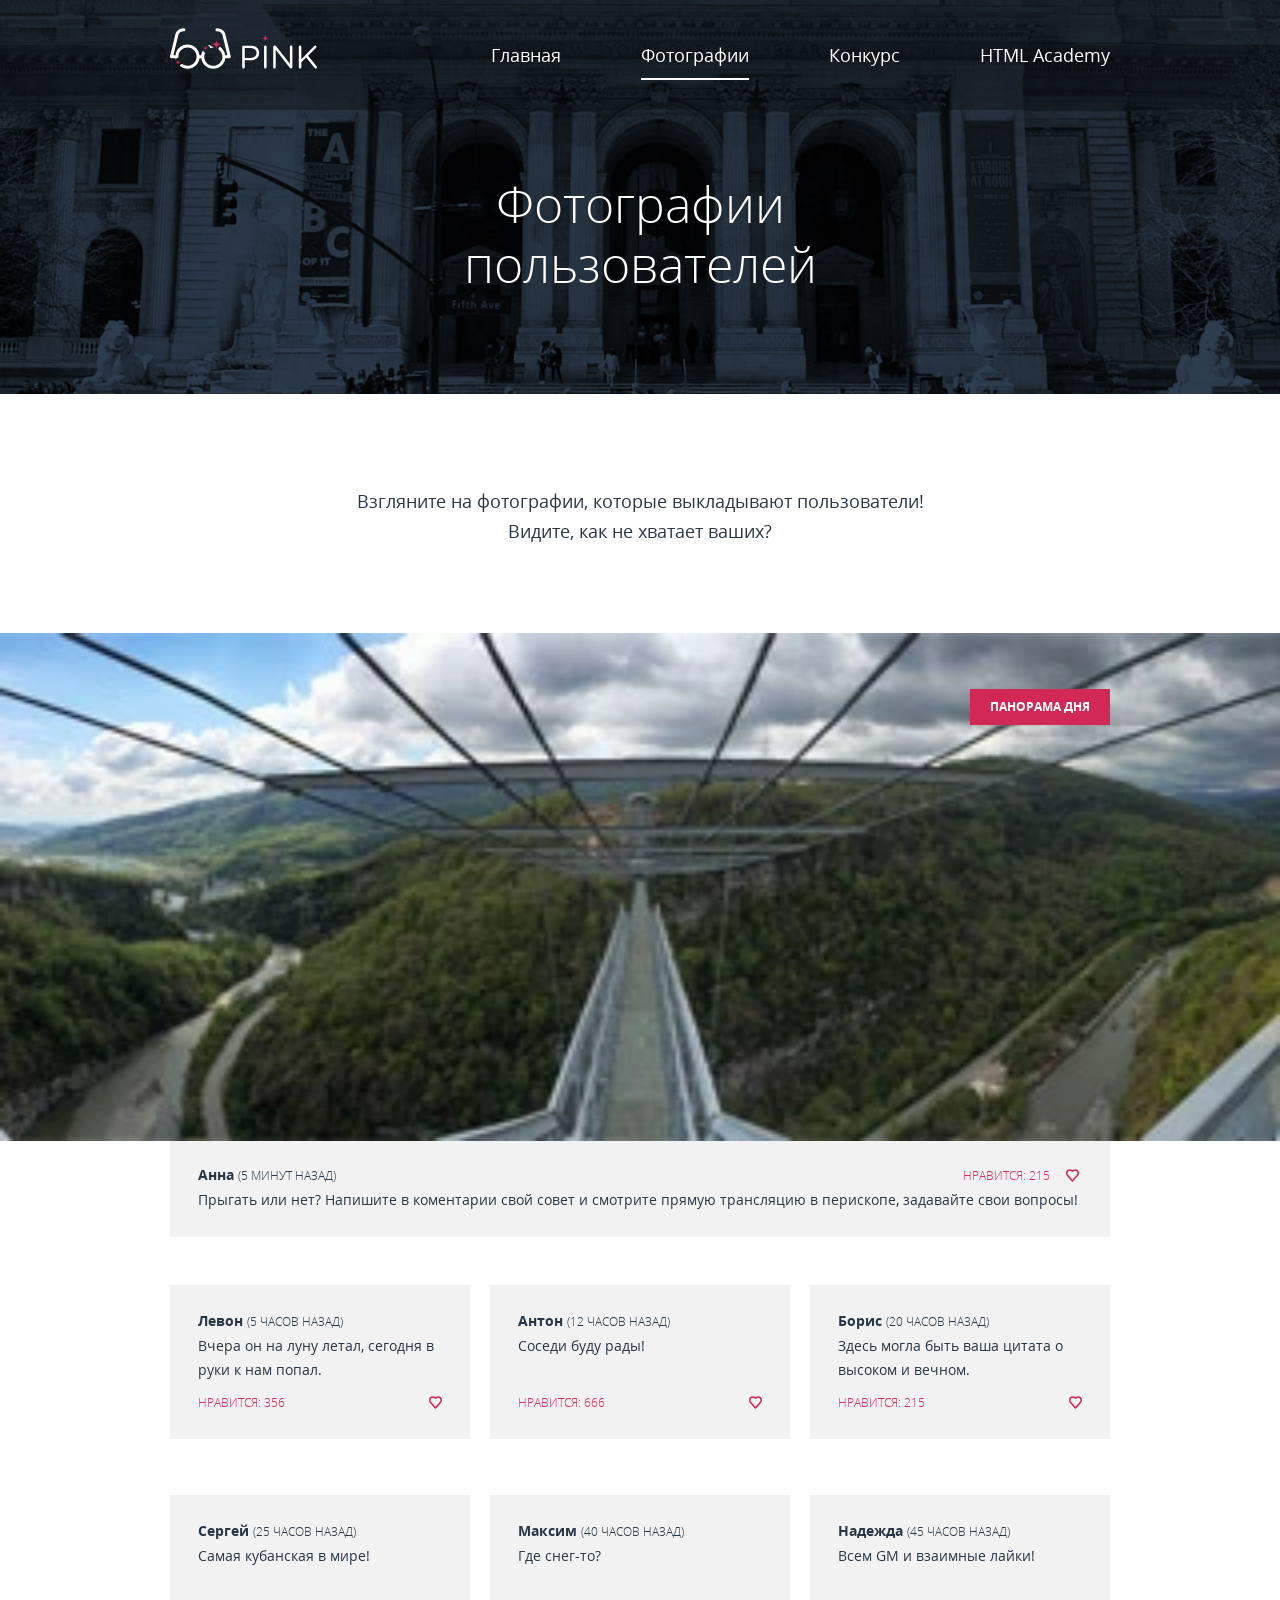
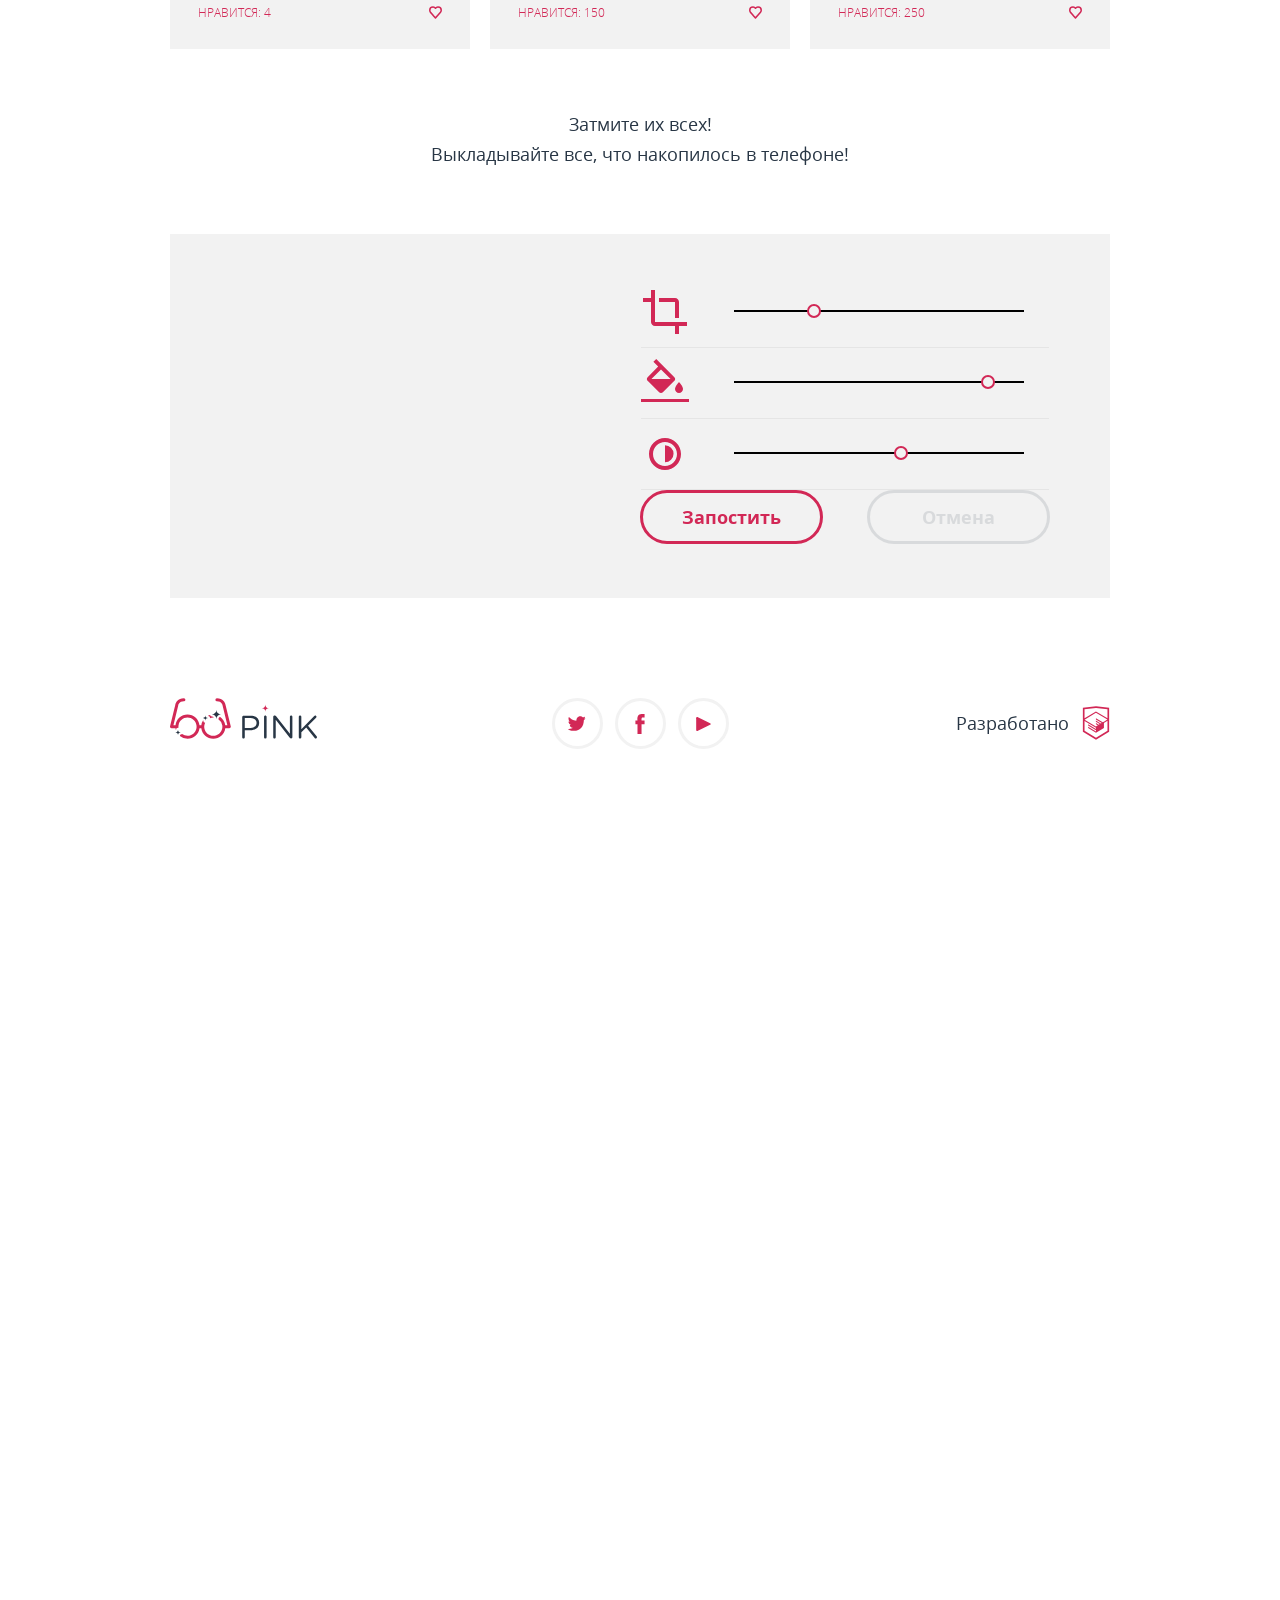
<file: pink/photo.html>
<!DOCTYPE html>
<html lang="ru">
  <head>
    <meta charset="utf-8">
    <meta name="viewport" content="width=device-width,initial-scale=1">
    <meta name="format-detection" content="telephone=no">
    <link href="css/style.min.css" rel="stylesheet">
    <script>
      document.createElement( "picture" );
    </script>
    <script src="js/picturefill.min.js" async=""></script>
    <title>Пинк - фото</title>
  </head>
  <body>
    <div style="display:none">
      <svg xmlns="http://www.w3.org/2000/svg"><symbol id="icon-android" viewbox="0 0 42.084 47.041"><path fill="#A4C639" d="M34.144 14.009H7.945c-.009.11-.018.22-.018.333v18.755c0 1.926 1.457 3.49 3.316 3.627v7.43a2.884 2.884 0 1 0 5.77 0v-7.42h8.058v7.42a2.884 2.884 0 0 0 2.885 2.885 2.884 2.884 0 0 0 2.886-2.885V36.72c1.858-.137 3.315-1.701 3.315-3.627V14.342c0-.113-.004-.223-.013-.333zm-31.258 1.67a2.886 2.886 0 0 1 2.886 2.885v12.378a2.885 2.885 0 1 1-5.772 0V18.564a2.885 2.885 0 0 1 2.886-2.885zm36.312 0a2.885 2.885 0 0 1 2.886 2.885v12.378a2.885 2.885 0 0 1-2.886 2.886 2.884 2.884 0 0 1-2.885-2.886V18.564a2.884 2.884 0 0 1 2.885-2.885zM8.03 11.967h26.026c-.039-2.783-1.234-5.322-3.187-7.275L33.315.457a.304.304 0 1 0-.527-.304L30.416 4.26c-2.052-1.853-6.249-3.4-9.374-3.4-3.016 0-7.322 1.547-9.374 3.4L9.296.152a.304.304 0 0 0-.526.304l2.445 4.235c-1.95 1.954-3.147 4.493-3.185 7.276zm17.293-5.163c-.002-.805.664-1.46 1.488-1.462.826-.002 1.494.648 1.498 1.454v.008c.002.805-.664 1.46-1.49 1.462-.823.002-1.493-.649-1.496-1.454v-.008zm-11.143 0c-.001-.805.665-1.46 1.489-1.462.824-.002 1.494.648 1.497 1.454v.008c.002.805-.664 1.46-1.488 1.462-.825.002-1.495-.649-1.498-1.454v-.008z"></path></symbol><symbol id="icon-apple" viewbox="0 0 46.21 56.753"><path fill="#FFF" d="M38.593 30.15c.081 8.59 7.535 11.447 7.617 11.483-.062.202-1.19 4.073-3.927 8.072-2.365 3.457-4.82 6.901-8.688 6.973-3.799.07-5.021-2.253-9.365-2.253s-5.702 2.182-9.298 2.32c-3.733.142-6.576-3.739-8.961-7.184-4.875-7.046-8.598-19.91-3.597-28.593 2.484-4.313 6.925-7.043 11.743-7.114 3.666-.069 7.126 2.466 9.366 2.466 2.241 0 6.444-3.049 10.865-2.601 1.85.077 7.044.747 10.38 5.629-.269.171-6.197 3.623-6.135 10.802m-7.14-21.088c1.982-2.4 3.316-5.739 2.952-9.062-2.857.115-6.312 1.904-8.36 4.302-1.837 2.123-3.445 5.521-3.011 8.778 3.184.246 6.436-1.619 8.419-4.018"></path></symbol><symbol id="icon-editor-contrast" viewbox="-35.422 -7.96 31.92 31.92"><path d="M-19.462-3.96c6.595 0 11.96 5.365 11.96 11.96s-5.365 11.96-11.96 11.96-11.96-5.365-11.96-11.96 5.365-11.96 11.96-11.96m0-4c-8.814 0-15.96 7.145-15.96 15.96 0 8.813 7.146 15.96 15.96 15.96S-3.502 16.813-3.502 8c0-8.815-7.146-15.96-15.96-15.96z"></path><path d="M-19.462 16.331a8.519 8.519 0 0 0 8.52-8.52 8.518 8.518 0 0 0-8.52-8.519"></path></symbol><symbol id="icon-editor-crop" viewbox="0 0 48 48"><path fill="none" d="M0 0h48v48H0V0z"></path><path d="M34 30h4V14c0-2.21-1.79-4-4-4H18v4h16v16zm-20 4V2h-4v8H2v4h8v20c0 2.21 1.79 4 4 4h20v8h4v-8h8v-4H14z"></path></symbol><symbol id="icon-editor-fill" viewbox="0 0 48 48"><path fill="none" d="M0 0h48v48H0V0z"></path><path d="M33.12 17.88L15.24 0l-2.83 2.83 4.76 4.76L6.88 17.88a3 3 0 0 0 0 4.24l11 11c.58.59 1.35.88 2.12.88s1.54-.29 2.12-.88l11-11a3 3 0 0 0 0-4.24zM10.41 20L20 10.42 29.59 20H10.41zM38 23s-4 4.33-4 7c0 2.21 1.79 4 4 4s4-1.79 4-4c0-2.67-4-7-4-7zM0 40h48v3H0z"></path></symbol><symbol id="icon-facebook" viewbox="0 0 8.673 18.944"><path d="M6.275 3.357h2.398V0H5.795C2.656.181 1.54 2.387 1.948 6.115H0v3.517h1.958v9.312h3.837V9.632h2.857V6.115H5.786c-.021-1.045-.036-2.406.489-2.758z"></path></symbol><symbol id="icon-heart" viewbox="521.939 473.064 12.545 11.99"><path d="M528.174 485.055a.737.737 0 0 1-.552-.249c-3.798-4.324-4.644-5.298-4.858-5.572h-.004a3.866 3.866 0 0 1-.821-2.373 3.803 3.803 0 0 1 3.799-3.799c.934 0 1.804.32 2.484.898a3.847 3.847 0 0 1 2.463-.898 3.803 3.803 0 0 1 3.799 3.799c0 .909-.318 1.754-.896 2.381l-4.86 5.561a.735.735 0 0 1-.554.252zm-4.245-6.706c.208.255 2.471 2.839 4.243 4.858l4.323-4.944c.34-.369.52-.86.52-1.399a2.333 2.333 0 0 0-2.33-2.331c-.729 0-1.421.344-1.9.943a.76.76 0 0 1-.585.275.727.727 0 0 1-.575-.294 2.333 2.333 0 0 0-1.887-.925 2.333 2.333 0 0 0-2.33 2.331c0 .678.275 1.171.507 1.467l.014.019z"></path></symbol><symbol id="icon-htmlacademy" viewbox="0 0 60 60"><path d="M30.2 5H30L10.3 7.1v36.2L30 55l19.7-11.7V7.1L30.2 5zm17 36.8L30 52 12.8 41.8V27l17.1 10.2V39l-11.7-7v1.8L30 40.9v1.9l-11.8-7v1.8l11.8 7 11.9-7.1v-7.6l5.3-3.2v15.1zm-.1-17l-4.7 2.8-2.2 1.3-10.3-6.1v1.8l8.8 5.3h-.1l-.2.1-1.3.7-7.3-4.3v1.8l5.8 3.4-1.4.9-4.3-2.6v1.8l2.9 1.7-2.9 1.7-17-10.1 17-10.2 17.2 10zm.1-1.8L29.9 12.8 12.8 23V9.4L30 7.6l17.2 1.8V23z"></path></symbol><symbol id="icon-map-marker" viewbox="0 0 35.983 35.983"><circle fill="#FFF" cx="17.991" cy="17.991" r="17.991"></circle><circle fill="#D22856" cx="17.991" cy="17.991" r="7.866"></circle></symbol><symbol id="icon-menu-burger" viewbox="0 0 49.945 24.007"><path fill="#FFF" d="M1.137 0C.51 0 0 .428 0 1.01v1.981c0 .558.494 1.01 1.139 1.01H48.81c.628 0 1.138-.428 1.138-1.01V1.01c0-.558-.494-1.01-1.138-1.01H1.137zm0 10.003c-.627 0-1.137.428-1.137 1.01v1.98c0 .557.494 1.01 1.139 1.01H48.81c.628 0 1.138-.428 1.138-1.01v-1.98c0-.558-.494-1.01-1.138-1.01H1.137zm0 10.002C.51 20.005 0 20.434 0 21.016v1.981c0 .557.494 1.01 1.139 1.01H48.81c.628 0 1.138-.428 1.138-1.01v-1.981c0-.558-.494-1.011-1.138-1.011H1.137z"></path><path fill="#FFF" d="M1.137 0C.51 0 0 .428 0 1.01v1.981c0 .558.494 1.01 1.139 1.01H48.81c.628 0 1.138-.428 1.138-1.01V1.01c0-.558-.494-1.01-1.138-1.01H1.137zm0 10.003c-.627 0-1.137.428-1.137 1.01v1.98c0 .557.494 1.01 1.139 1.01H48.81c.628 0 1.138-.428 1.138-1.01v-1.98c0-.558-.494-1.01-1.138-1.01H1.137zm0 10.002C.51 20.005 0 20.434 0 21.016v1.981c0 .557.494 1.01 1.139 1.01H48.81c.628 0 1.138-.428 1.138-1.01v-1.981c0-.558-.494-1.011-1.138-1.011H1.137z"></path></symbol><symbol id="icon-menu-cross" viewbox="0 0 23.867 23.867"><path fill="#FFF" d="M15.087 11.933l8.56-8.559a.75.75 0 0 0 0-1.061L21.554.22a.747.747 0 0 0-1.06 0l-8.561 8.56L3.373.22a.771.771 0 0 0-1.061 0L.22 2.313a.75.75 0 0 0 0 1.061l8.56 8.559-8.56 8.559a.751.751 0 0 0 0 1.062l2.093 2.094a.744.744 0 0 0 1.06 0l8.561-8.56 8.56 8.56a.746.746 0 0 0 1.06 0l2.093-2.094a.751.751 0 0 0 0-1.062l-8.56-8.559z"></path></symbol><symbol id="icon-microsoft" viewbox="0 0 43.922 41.992"><path fill="#F05423" d="M20.874 19.953H0V0h20.874v19.953z"></path><path fill="#84C441" d="M43.922 19.953H23.049V0h20.873v19.953z"></path><path fill="#2DABE2" d="M20.873 41.992H0V22.04h20.873v19.952z"></path><path fill="#F9BC15" d="M43.922 41.992H23.049V22.04h20.873v19.952z"></path></symbol><symbol id="icon-no" viewbox="0 0 26.752 26.752"><path d="M15.497 13.376L26.312 2.562A1.5 1.5 0 1 0 24.191.441L13.376 11.255 2.562.439A1.5 1.5 0 1 0 .441 2.56l10.814 10.815L.439 24.19a1.5 1.5 0 1 0 2.122 2.121l10.815-10.814L24.19 26.312c.293.293.677.439 1.061.439s.768-.146 1.061-.439a1.5 1.5 0 0 0 0-2.121L15.497 13.376z"></path></symbol><symbol id="icon-pink-blue-desktop" viewbox="0 0 146.3 40.375"><path d="M71.874 18.661c0-.708.58-1.288 1.256-1.288h7.18c5.087 0 8.436 2.704 8.436 7.146v.063c0 4.86-4.057 7.373-8.854 7.373h-5.475v6.825c0 .708-.58 1.287-1.289 1.287-.676 0-1.256-.58-1.256-1.287l.002-20.119zm8.114 10.98c3.734 0 6.182-1.996 6.182-4.959v-.062c0-3.221-2.414-4.894-6.053-4.894h-5.699v9.917h5.57v-.002zM93.603 18.5c0-.708.579-1.288 1.255-1.288.709 0 1.288.58 1.288 1.288v20.283a1.29 1.29 0 0 1-1.288 1.287c-.676 0-1.255-.579-1.255-1.287V18.5zm9.141.032c0-.676.58-1.256 1.256-1.256h.354c.58 0 .935.29 1.288.74l13.684 17.45V18.468c0-.676.547-1.256 1.256-1.256.676 0 1.225.58 1.225 1.256v20.349c0 .677-.48 1.19-1.158 1.19h-.129c-.548 0-.936-.321-1.318-.772l-13.976-17.867v17.449c0 .677-.547 1.257-1.257 1.257-.676 0-1.223-.58-1.223-1.257V18.532h-.002zm25.429-.032c0-.708.58-1.288 1.257-1.288.708 0 1.286.58 1.286 1.288v12.331l12.848-13.168c.29-.257.579-.451.998-.451.676 0 1.225.612 1.225 1.256 0 .354-.162.644-.42.901l-7.984 7.92 8.564 10.561c.225.291.354.547.354.936 0 .676-.577 1.288-1.285 1.288-.482 0-.807-.259-1.03-.58l-8.401-10.464-4.863 4.861v4.895a1.29 1.29 0 0 1-1.286 1.288c-.677 0-1.257-.58-1.257-1.288V18.5h-.006z"></path><path fill="#D22856" d="M98.498 9.875a3.623 3.623 0 0 1-3.623-3.624 3.625 3.625 0 0 1-3.625 3.624 3.625 3.625 0 0 1 3.625 3.624 3.623 3.623 0 0 1 3.623-3.624z"></path><g fill="#D22856"><path d="M43.094 19.313c.246 0 .489.014.73.033a2.491 2.491 0 0 0-2.136-1.221 1.994 1.994 0 0 1-1.884-1.354c-.727.208-1.425.482-2.089.816.062.017.122.038.188.038a2 2 0 0 1 2 2c0 .096-.015.188-.028.281 1-.382 2.084-.593 3.219-.593z"></path><path d="M60.462 28.016L55.287 6.651C54.926 4.303 52.694 0 46.688 0a1.5 1.5 0 1 0 0 3c4.856 0 5.575 3.729 5.639 4.143l4.767 19.701h-2.073c-.445-3.557-2.453-6.628-5.305-8.522a2.503 2.503 0 0 0-1.529 2.303c0 .088-.015.171-.026.256a9.034 9.034 0 0 1 3.829 5.965c.082.488.135.987.135 1.5 0 .512-.053 1.012-.135 1.5-.716 4.271-4.421 7.53-8.896 7.53-4.475 0-8.181-3.259-8.896-7.53a9.035 9.035 0 0 1-.135-1.5c0-.513.053-1.012.135-1.5a8.945 8.945 0 0 1 .808-2.484 1.994 1.994 0 0 1-1.852-1.984.739.739 0 0 0-.192-.488 11.95 11.95 0 0 0-1.795 4.957h-1.82c-.741-5.927-5.802-10.531-11.927-10.531S6.235 20.917 5.493 26.844H3.42L8.187 7.143C8.25 6.729 8.97 3 13.826 3a1.5 1.5 0 1 0 0-3C7.82 0 5.588 4.303 5.227 6.651L.052 28.016c-.266 1.109.531 1.826 1.426 1.826.012 0 .023.004.036.004h3.982c.079.629.215 1.237.387 1.831a.726.726 0 0 0 .102-.354 2 2 0 0 1 2-2c.166 0 .324.024.478.062a8.337 8.337 0 0 1-.074-1.042c0-.512.053-1.011.135-1.5.715-4.271 4.421-7.531 8.896-7.531s8.18 3.26 8.896 7.531c.082.489.135.988.135 1.5s-.053 1.012-.135 1.5c-.715 4.272-4.421 7.531-8.896 7.531a8.959 8.959 0 0 1-5.386-1.794c-.35.302-.8.491-1.299.491a.75.75 0 0 0-.749.748c0 .289-.065.563-.176.812a11.94 11.94 0 0 0 7.614 2.743c6.125 0 11.185-4.604 11.927-10.529h1.814c.742 5.926 5.802 10.529 11.927 10.529s11.186-4.604 11.927-10.529H59c.012 0 .023-.005.036-.005.895.002 1.692-.715 1.426-1.824z"></path></g><path d="M50.686 16.125a4.499 4.499 0 0 1-4.499-4.499 4.499 4.499 0 0 1-4.499 4.499 4.499 4.499 0 0 1 4.499 4.499 4.498 4.498 0 0 1 4.499-4.499zm-12.782 3.501a2.748 2.748 0 0 1-2.749-2.749 2.748 2.748 0 0 1-2.749 2.749 2.747 2.747 0 0 1 2.749 2.749 2.748 2.748 0 0 1 2.749-2.749zm-27.17 14.446a2.748 2.748 0 0 1-2.749-2.75c0 1.52-1.23 2.75-2.749 2.75a2.747 2.747 0 0 1 2.749 2.748 2.748 2.748 0 0 1 2.749-2.748z"></path></symbol><symbol id="icon-pink-blue-mobile" viewbox="0 0 146.3 40.375"><path d="M71.874 18.661c0-.708.58-1.288 1.256-1.288h7.18c5.087 0 8.436 2.704 8.436 7.146v.063c0 4.86-4.057 7.373-8.854 7.373h-5.475v6.825c0 .708-.58 1.287-1.289 1.287-.676 0-1.256-.58-1.256-1.287l.002-20.119zm8.114 10.98c3.734 0 6.182-1.996 6.182-4.959v-.062c0-3.221-2.414-4.894-6.053-4.894h-5.699v9.917h5.57v-.002zM93.603 18.5c0-.708.579-1.288 1.255-1.288.709 0 1.288.58 1.288 1.288v20.283a1.29 1.29 0 0 1-1.288 1.287c-.676 0-1.255-.579-1.255-1.287V18.5zm9.141.032c0-.676.58-1.256 1.256-1.256h.354c.58 0 .935.29 1.288.74l13.684 17.45V18.468c0-.676.547-1.256 1.256-1.256.676 0 1.225.58 1.225 1.256v20.349c0 .677-.48 1.19-1.158 1.19h-.129c-.548 0-.936-.321-1.318-.772l-13.976-17.867v17.449c0 .677-.547 1.257-1.257 1.257-.676 0-1.223-.58-1.223-1.257V18.532h-.002zm25.429-.032c0-.708.58-1.288 1.257-1.288.708 0 1.286.58 1.286 1.288v12.331l12.848-13.16c.29-.257.579-.451.998-.451.676 0 1.225.612 1.225 1.256 0 .354-.162.644-.42.901l-7.984 7.92 8.564 10.561c.225.291.354.547.354.936 0 .676-.577 1.288-1.285 1.288-.482 0-.807-.259-1.03-.58l-8.401-10.464-4.863 4.861v4.895a1.29 1.29 0 0 1-1.286 1.288c-.677 0-1.257-.58-1.257-1.288V18.5h-.006z"></path><path fill="#D22856" d="M60.462 28.016L55.287 6.651C54.926 4.303 52.694 0 46.688 0a1.5 1.5 0 1 0 0 3c4.856 0 5.575 3.729 5.639 4.143l4.767 19.701h-2.073c-.742-5.927-5.802-10.531-11.927-10.531s-11.186 4.604-11.927 10.531h-1.82c-.741-5.927-5.802-10.531-11.927-10.531S6.235 20.917 5.493 26.844H3.42L8.187 7.143C8.25 6.729 8.97 3 13.826 3a1.5 1.5 0 1 0 0-3C7.82 0 5.588 4.303 5.227 6.651L.052 28.016c-.266 1.109.531 1.826 1.426 1.826.012 0 .023.004.036.004h3.982c.741 5.926 5.802 10.53 11.927 10.53s11.185-4.604 11.927-10.53h1.814c.742 5.926 5.802 10.53 11.927 10.53s11.186-4.604 11.927-10.53H59c.012 0 .023-.004.036-.004.895 0 1.692-.717 1.426-1.826zm-34.147 1.828c-.715 4.272-4.421 7.531-8.896 7.531s-8.18-3.259-8.896-7.531c-.082-.488-.135-.988-.135-1.5s.053-1.011.135-1.5c.715-4.271 4.421-7.531 8.896-7.531s8.18 3.26 8.896 7.531c.082.489.135.988.135 1.5s-.053 1.011-.135 1.5zm25.675 0c-.716 4.272-4.421 7.531-8.896 7.531-4.475 0-8.181-3.259-8.896-7.531-.082-.488-.135-.988-.135-1.5s.053-1.011.135-1.5c.716-4.271 4.421-7.531 8.896-7.531 4.475 0 8.181 3.26 8.896 7.531.082.489.135.988.135 1.5s-.053 1.011-.135 1.5z"></path></symbol><symbol id="icon-pink-white-desktop" viewbox="0 0 146.3 40.375"><path d="M71.874 18.661c0-.708.58-1.288 1.256-1.288h7.18c5.087 0 8.436 2.704 8.436 7.146v.064c0 4.861-4.057 7.373-8.854 7.373h-5.475v6.825c0 .708-.58 1.288-1.288 1.288-.676 0-1.256-.58-1.256-1.288v-20.12zm8.114 10.98c3.734 0 6.182-1.996 6.182-4.959v-.063c0-3.22-2.414-4.894-6.053-4.894h-5.699v9.917h5.57v-.001zM93.603 18.5c0-.708.579-1.288 1.255-1.288.709 0 1.288.58 1.288 1.288v20.283a1.29 1.29 0 0 1-1.288 1.287c-.676 0-1.255-.579-1.255-1.287V18.5zm9.141.032c0-.676.58-1.256 1.256-1.256h.354c.58 0 .935.29 1.288.74l13.684 17.45V18.468c0-.676.547-1.256 1.256-1.256.676 0 1.224.58 1.224 1.256v20.349c0 .676-.481 1.19-1.158 1.19h-.129c-.548 0-.935-.321-1.319-.772l-13.975-17.868v17.45c0 .676-.547 1.256-1.256 1.256-.676 0-1.223-.58-1.223-1.256V18.532h-.002zm25.429-.032c0-.708.58-1.288 1.257-1.288.708 0 1.286.58 1.286 1.288v12.331l12.848-13.168c.29-.257.579-.451.998-.451.676 0 1.225.612 1.225 1.256 0 .354-.162.644-.42.901l-7.984 7.92 8.564 10.561c.225.291.354.547.354.935 0 .676-.578 1.288-1.286 1.288-.483 0-.806-.258-1.03-.58l-8.402-10.463-4.863 4.861v4.894a1.29 1.29 0 0 1-1.286 1.288c-.677 0-1.257-.58-1.257-1.288V18.5h-.004z"></path><path fill="#D22856" d="M98.498 9.875a3.623 3.623 0 0 1-3.623-3.624 3.625 3.625 0 0 1-3.625 3.624 3.625 3.625 0 0 1 3.625 3.624 3.623 3.623 0 0 1 3.623-3.624z"></path><path d="M43.094 19.313c.246 0 .489.014.73.033a2.491 2.491 0 0 0-2.136-1.221 1.994 1.994 0 0 1-1.884-1.354c-.727.208-1.425.482-2.089.816.062.017.122.038.188.038a2 2 0 0 1 2 2c0 .096-.015.188-.028.281 1-.382 2.084-.593 3.219-.593z"></path><path d="M60.462 28.016L55.287 6.651C54.926 4.303 52.694 0 46.688 0a1.5 1.5 0 1 0 0 3c4.856 0 5.575 3.729 5.639 4.143l4.767 19.701h-2.073c-.445-3.557-2.453-6.628-5.305-8.522a2.503 2.503 0 0 0-1.529 2.303c0 .088-.015.171-.026.256a9.034 9.034 0 0 1 3.829 5.964c.082.489.135.988.135 1.5s-.053 1.012-.135 1.5c-.716 4.272-4.421 7.531-8.896 7.531-4.475 0-8.181-3.259-8.896-7.531-.082-.488-.135-.988-.135-1.5s.053-1.011.135-1.5a8.949 8.949 0 0 1 .808-2.483 1.995 1.995 0 0 1-1.852-1.985.743.743 0 0 0-.192-.489 11.954 11.954 0 0 0-1.795 4.958h-1.82c-.741-5.927-5.802-10.531-11.927-10.531S6.235 20.917 5.493 26.844H3.42L8.187 7.143C8.25 6.729 8.97 3 13.826 3a1.5 1.5 0 1 0 0-3C7.82 0 5.588 4.303 5.227 6.651L.052 28.016c-.266 1.109.531 1.826 1.426 1.826.012 0 .023.004.036.004h3.982c.079.628.215 1.237.387 1.831a.726.726 0 0 0 .102-.354 2 2 0 0 1 2-2c.166 0 .324.025.478.063a8.337 8.337 0 0 1-.074-1.042c0-.512.053-1.011.135-1.5.715-4.271 4.421-7.531 8.896-7.531s8.18 3.26 8.896 7.531c.082.489.135.988.135 1.5s-.053 1.012-.135 1.5c-.715 4.272-4.421 7.531-8.896 7.531a8.959 8.959 0 0 1-5.386-1.794c-.35.302-.8.491-1.299.491a.75.75 0 0 0-.749.748c0 .29-.065.564-.176.812a11.94 11.94 0 0 0 7.614 2.743c6.125 0 11.185-4.604 11.927-10.53h1.814c.742 5.926 5.802 10.53 11.927 10.53s11.186-4.604 11.927-10.53H59c.012 0 .023-.004.036-.004.895.001 1.692-.716 1.426-1.825z"></path><path fill="#D22856" d="M50.686 16.125a4.499 4.499 0 0 1-4.499-4.499 4.499 4.499 0 0 1-4.499 4.499 4.499 4.499 0 0 1 4.499 4.499 4.498 4.498 0 0 1 4.499-4.499zm-12.782 3.501a2.748 2.748 0 0 1-2.749-2.749 2.748 2.748 0 0 1-2.749 2.749 2.747 2.747 0 0 1 2.749 2.749 2.748 2.748 0 0 1 2.749-2.749zm-27.17 14.446a2.748 2.748 0 0 1-2.749-2.75c0 1.52-1.23 2.75-2.749 2.75a2.747 2.747 0 0 1 2.749 2.748 2.748 2.748 0 0 1 2.749-2.748z"></path></symbol><symbol id="icon-pink-white-mobile" viewbox="0 0 74.426 22.859"><path d="M0 1.449C0 .741.58.161 1.256.161h7.18c5.087 0 8.436 2.704 8.436 7.147v.064c0 4.861-4.057 7.373-8.854 7.373H2.544v6.825c0 .708-.58 1.288-1.288 1.288C.58 22.859 0 22.279 0 21.571V1.449zm8.114 10.979c3.734 0 6.182-1.996 6.182-4.958v-.065c0-3.22-2.415-4.894-6.054-4.894H2.544v9.917h5.57zm13.615-11.14C21.729.58 22.308 0 22.983 0c.709 0 1.288.58 1.288 1.288v20.283c0 .708-.579 1.288-1.288 1.288-.676 0-1.255-.58-1.255-1.288V1.288zm9.141.032c0-.676.579-1.256 1.256-1.256h.354c.58 0 .934.29 1.288.74l13.684 17.45V1.256A1.256 1.256 0 0 1 48.707 0c.676 0 1.223.58 1.223 1.256v20.348c0 .676-.482 1.191-1.158 1.191h-.129c-.548 0-.934-.322-1.32-.772L33.349 4.153v17.45c0 .676-.547 1.256-1.255 1.256-.677 0-1.224-.58-1.224-1.256V1.32zm25.43-.032C56.3.58 56.879 0 57.556 0c.708 0 1.287.58 1.287 1.288v12.331L71.689.451c.29-.258.58-.451.999-.451.676 0 1.224.612 1.224 1.256 0 .354-.161.644-.419.901l-7.984 7.92 8.564 10.561c.225.29.354.547.354.934 0 .676-.579 1.288-1.287 1.288-.483 0-.806-.258-1.03-.58l-8.403-10.463-4.862 4.861v4.894c0 .708-.579 1.288-1.287 1.288-.677 0-1.256-.58-1.256-1.288V1.288z"></path></symbol><symbol id="icon-pink-white-tablet" viewbox="0 0 146.3 40.375"><path d="M71.874 18.661c0-.708.58-1.288 1.256-1.288h7.18c5.087 0 8.436 2.704 8.436 7.146v.064c0 4.861-4.057 7.373-8.854 7.373h-5.475v6.825c0 .708-.58 1.288-1.288 1.288-.676 0-1.256-.58-1.256-1.288v-20.12zm8.114 10.98c3.734 0 6.182-1.996 6.182-4.959v-.063c0-3.22-2.414-4.894-6.053-4.894h-5.699v9.917h5.57v-.001zM93.603 18.5c0-.708.579-1.288 1.255-1.288.709 0 1.288.58 1.288 1.288v20.283a1.29 1.29 0 0 1-1.288 1.287c-.676 0-1.255-.579-1.255-1.287V18.5zm9.141.032c0-.676.58-1.256 1.256-1.256h.354c.58 0 .935.29 1.288.74l13.684 17.45V18.468c0-.676.547-1.256 1.256-1.256.676 0 1.224.58 1.224 1.256v20.349c0 .676-.481 1.19-1.158 1.19h-.129c-.548 0-.935-.321-1.319-.772l-13.975-17.868v17.45c0 .676-.547 1.256-1.256 1.256-.676 0-1.223-.58-1.223-1.256V18.532h-.002zm25.429-.032c0-.708.58-1.288 1.257-1.288.708 0 1.286.58 1.286 1.288v12.331l12.848-13.168c.29-.257.579-.451.998-.451.676 0 1.225.612 1.225 1.256 0 .354-.162.644-.42.901l-7.984 7.92 8.564 10.561c.225.291.354.547.354.935 0 .676-.578 1.288-1.286 1.288-.483 0-.806-.258-1.03-.58l-8.402-10.463-4.863 4.861v4.894a1.29 1.29 0 0 1-1.286 1.288c-.677 0-1.257-.58-1.257-1.288V18.5h-.004zm-67.711 9.516L55.287 6.651C54.926 4.303 52.694 0 46.688 0a1.5 1.5 0 1 0 0 3c4.856 0 5.575 3.729 5.639 4.143l4.767 19.701h-2.073c-.742-5.927-5.802-10.531-11.927-10.531s-11.186 4.604-11.927 10.531h-1.82c-.741-5.927-5.802-10.531-11.927-10.531S6.235 20.917 5.493 26.844H3.42L8.187 7.143C8.25 6.729 8.97 3 13.826 3a1.5 1.5 0 1 0 0-3C7.82 0 5.588 4.303 5.227 6.651L.052 28.016c-.266 1.109.531 1.826 1.426 1.826.012 0 .023.004.036.004h3.982c.741 5.926 5.802 10.53 11.927 10.53s11.185-4.604 11.927-10.53h1.814c.742 5.926 5.802 10.53 11.927 10.53s11.186-4.604 11.927-10.53H59c.012 0 .023-.004.036-.004.895 0 1.692-.717 1.426-1.826zm-34.147 1.828c-.715 4.272-4.421 7.531-8.896 7.531-4.475 0-8.18-3.259-8.896-7.531-.082-.488-.135-.988-.135-1.5s.053-1.011.135-1.5c.715-4.271 4.421-7.531 8.896-7.531 4.475 0 8.18 3.26 8.896 7.531.082.489.135.988.135 1.5s-.053 1.011-.135 1.5zm25.675 0c-.716 4.272-4.421 7.531-8.896 7.531-4.475 0-8.181-3.259-8.896-7.531-.082-.488-.135-.988-.135-1.5s.053-1.011.135-1.5c.716-4.271 4.421-7.531 8.896-7.531 4.475 0 8.181 3.26 8.896 7.531.082.489.135.988.135 1.5s-.053 1.011-.135 1.5z"></path></symbol><symbol id="icon-review-arrow-left" viewbox="0 0 21.706 41.719"><path d="M2.045 20.859L21.458 1.446A.847.847 0 0 0 20.261.248L.248 20.261a.846.846 0 0 0 0 1.197l20.013 20.013a.843.843 0 0 0 1.198 0 .847.847 0 0 0 0-1.198L2.045 20.859z"></path></symbol><symbol id="icon-review-arrow-right" viewbox="0 0 21.706 41.719"><path d="M19.661 20.859L.248 1.446A.847.847 0 0 1 1.445.248L21.458 20.26c.33.33.33.867 0 1.197L1.445 41.471a.843.843 0 0 1-1.198 0 .847.847 0 0 1 0-1.198l19.414-19.414z"></path></symbol><symbol id="icon-twitter" viewbox="0 0 17.5 14.663"><path fill-rule="evenodd" clip-rule="evenodd" d="M11.283.153c1.736-.485 3.074.263 3.685 1.151.694-.226 1.372-.47 2.072-.691-.004.841-.538 1.478-.883 1.727.704.166 1.343-.48 1.343-.48-.175.976-1.035 1.746-1.611 1.977-.239 6.592-3.272 10.956-10.382 10.823h-.46c-.422 0-4.29-.45-5.047-1.843 2.341.192 4.011-.412 4.835-1.15-.989-.293-2.761-.464-3.07-2.881.362.105.583.223 1.228.117C1.757 8.067.385 7.366.461 5.218c.294.32 1.1.523 1.381.461C1.117 5.444-.188 2.398.921.843 2.794 2.654 4.769 4.364 8.29 4.528 8.506 2.288 9.461.787 11.283.153z"></path></symbol><symbol id="icon-yes" viewbox="-82.357 4.875 21.698 16.09"><path d="M-60.953 5.167a.999.999 0 0 0-1.414 0L-75.75 18.551l-4.9-4.9a.999.999 0 1 0-1.414 1.414l5.607 5.607a.997.997 0 0 0 1.414 0l14.09-14c.391-.481.391-1.114 0-1.505z"></path></symbol><symbol id="icon-youtube" viewbox="0 0 14.64 13.96"><path d="M1.775 13.78C.799 14.257 0 13.758 0 12.671V1.29C0 .202.799-.295 1.775.181l12.133 5.932c.975.478.975 1.258 0 1.736L1.775 13.78z"></path></symbol></svg>
    </div>
    <header class="page-header">
      <nav class=" page-header__nav main-nav main-nav--closed main-nav--nojs">
        <div class="main-nav__wrapper">
          <div class="main-nav__logo-wrapper">
            <a class="main-nav__logo" href="index.html">Логотип Пинк
              <svg class="main-nav__svg main-nav__svg--mobile" width="75" height="23">
                <use xlink:href="#icon-pink-white-mobile"></use>
              </svg>
              <svg class="main-nav__svg main-nav__svg--tablet" width="147" height="41">
                <use xlink:href="#icon-pink-white-tablet"></use>
              </svg>
              <svg class="main-nav__svg main-nav__svg--desktop" width="147" height="41">
                <use xlink:href="#icon-pink-white-desktop"></use>
              </svg>
            </a>
            <button class="main-nav__toggle" type="button"><span class="visually-hidden">Открыть меню</span></button>
          </div>
          <ul class="main-nav__list site-list">
            <li class="site-list__item">
              <a class="site-list__link" href="index.html">Главная</a>
            </li>
            <li class="site-list__item">
              <a class="site-list__link site-list__link--active">Фотографии</a>
            </li>
            <li class="site-list__item">
              <a class="site-list__link" href="form.html">Конкурс</a>
            </li>
            <li class="site-list__item">
              <a class="site-list__link" href="https://htmlacademy.ru/intensive/adaptive">HTML Academy</a>
            </li>
          </ul>
        </div>
      </nav>
      <div class="page-header__content">
        <h1 class="page-header__title page-header__title--foto-page">Фотографии пользователей</h1>
      </div>
    </header>
    <main>
      <section class="foto-gallery">
        <h2 class="visually-hidden">Галлерея фотографий пользователей</h2>
        <p class="foto-gallery__slogan">Взгляните на фотографии, которые выкладывают пользователи! Видите, как не хватает ваших?</p>
        <div class="foto-gallery__item user-foto user-foto--panoramic">
          <a href="#" class="user-foto__link">
            <picture>
              <source type="image/webp" media="(min-width: 960px)" srcset="img/panorama-desktop@1x.webp 1x, img/panorama-desktop@2x.webp 2x">
              <source type="image/webp" media="(min-width: 660px)" srcset="img/panorama-tablet@1x.webp 1x, img/panorama-tablet@2x.webp 2x">
              <source type="image/webp" srcset="img/panorama-mobile@1x.webp 1x, img/panorama-mobile@2x.webp 2x">
              <source media="(min-width: 960px)" srcset="img/panorama-desktop@1x.jpg 1x, img/panorama-desktop@2x.jpg 2x">
              <source media="(min-width: 660px)" srcset="img/panorama-tablet@1x.jpg 1x, img/panorama-tablet@2x.jpg 2x">
              <img class="user-foto__image user-foto__image--panoramic" src="img/panorama-mobile@1x.jpg" srcset="img/panorama-mobile@2x.jpg 2x" alt="Панорама дня">
            </picture>
          </a>
          <div class="user-foto__caption user-foto__caption--panoramic">
            <p class="user-foto__author">
              Анна <span class="user-foto__time">(<span class="user-foto__time-value">5 минут</span> назад)</span>
            </p>
            <p class="user-foto__message">Прыгать или нет? Напишите в коментарии свой совет и смотрите прямую трансляцию в перископе, задавайте свои вопросы!</p>
            <div class="user-foto__like like">
              <button class="like__btn like__btn--panoramic" type="button">
                <svg class="like__svg" width="13" height="13">
                  <use xlink:href="#icon-heart"></use>
                </svg>Нравится
              </button>
              <a class="like__link" href="#">
                Нравится: <span class="like__total">215</span>
              </a>
            </div>
          </div>
        </div>
        <ul class="foto-gallery__wrapper">
          <li class="foto-gallery__item user-foto">
            <a href="#" class="user-foto__link">
              <picture>
                <source type="image/webp" media="(min-width: 960px)" srcset="img/photo-car-desktop@1x.webp 1x, img/photo-car-desktop@2x.webp 2x">
                <source type="image/webp" media="(min-width: 660px)" srcset="img/photo-car-tablet@1x.webp 1x, img/photo-car-tablet@2x.webp 2x">
                <source type="image/webp" srcset="img/photo-car-mobile@1x.webp 1x, img/photo-car-mobile@2x.webp 2x">
                <source media="(min-width: 960px)" srcset="img/photo-car-desktop@1x.jpg 1x, img/photo-car-desktop@2x.jpg 2x">
                <source media="(min-width: 660px)" srcset="img/photo-car-tablet@1x.jpg 1x, img/photo-car-tablet@2x.jpg 2x">
                <img class="user-foto__image" src="img/photo-car-mobile@1x.jpg" srcset="img/photo-car-mobile@2x.jpg 2x" alt="Фото 1">
              </picture>
            </a>
            <div class="user-foto__caption">
              <p class="user-foto__author">
                Левон <span class="user-foto__time">(<span class="user-foto__time-value">5 часов</span> назад)</span>
              </p>
              <p class="user-foto__message">Вчера он на луну летал, сегодня в руки к нам попал.</p>
              <div class="user-foto__like like">
                <button class="like__btn" type="button">
                  <svg class="like__svg" width="13" height="13">
                    <use xlink:href="#icon-heart"></use>
                  </svg>Нравится
                </button>
                <a class="like__link" href="#">
                  Нравится: <span class="like__total">356</span>
                </a>
              </div>
            </div>
          </li>
          <li class="foto-gallery__item user-foto">
            <a href="#" class="user-foto__link">
              <picture>
                <source type="image/webp" media="(min-width: 960px)" srcset="img/photo-drumset-desktop@1x.webp 1x, img/photo-drumset-desktop@2x.webp 2x">
                <source type="image/webp" media="(min-width: 660px)" srcset="img/photo-drumset-tablet@1x.webp 1x, img/photo-drumset-tablet@2x.webp 2x">
                <source type="image/webp" srcset="img/photo-drumset-mobile@1x.webp 1x, img/photo-drumset-mobile@2x.webp 2x">
                <source media="(min-width: 960px)" srcset="img/photo-drumset-desktop@1x.jpg 1x, img/photo-drumset-desktop@2x.jpg 2x">
                <source media="(min-width: 660px)" srcset="img/photo-drumset-tablet@1x.jpg 1x, img/photo-drumset-tablet@2x.jpg 2x">
                <img class="user-foto__image" src="img/photo-drumset-mobile@1x.jpg" srcset="img/photo-drumset-mobile@2x.jpg 2x" alt="Фото 2">
              </picture>
            </a>
            <div class="user-foto__caption">
              <p class="user-foto__author">
                Антон <span class="user-foto__time">(<span class="user-foto__time-value">12 часов</span> назад)</span>
              </p>
              <p class="user-foto__message">Соседи буду рады!</p>
              <div class="user-foto__like like">
                <button class="like__btn" type="button">
                  <svg class="like__svg" width="13" height="13">
                    <use xlink:href="#icon-heart"></use>
                  </svg>Нравится
                </button>
                <a class="like__link" href="#">
                  Нравится: <span class="like__total">666</span>
                </a>
              </div>
            </div>
          </li>
          <li class="foto-gallery__item user-foto">
            <a href="#" class="user-foto__link">
              <picture>
                <source type="image/webp" media="(min-width: 960px)" srcset="img/photo-window-desktop@1x.webp 1x, img/photo-window-desktop@2x.webp 2x">
                <source type="image/webp" media="(min-width: 660px)" srcset="img/photo-window-tablet@1x.webp 1x, img/photo-window-tablet@2x.webp 2x">
                <source type="image/webp" srcset="img/photo-window-mobile@1x.webp 1x, img/photo-window-mobile@2x.webp 2x">
                <source media="(min-width: 960px)" srcset="img/photo-window-desktop@1x.jpg 1x, img/photo-window-desktop@2x.jpg 2x">
                <source media="(min-width: 660px)" srcset="img/photo-window-tablet@1x.jpg 1x, img/photo-window-tablet@2x.jpg 2x">
                <img class="user-foto__image" src="img/photo-window-mobile@1x.jpg" srcset="img/photo-window-mobile@2x.jpg 2x" alt="Фото 3">
              </picture>
            </a>
            <div class="user-foto__caption">
              <p class="user-foto__author">
                Борис <span class="user-foto__time">(<span class="user-foto__time-value">20 часов</span> назад)</span>
              </p>
              <p class="user-foto__message">Здесь могла быть ваша цитата о высоком и вечном.</p>
              <div class="user-foto__like like">
                <button class="like__btn" type="button">
                  <svg class="like__svg" width="13" height="13">
                    <use xlink:href="#icon-heart"></use>
                  </svg>Нравится
                </button>
                <a class="like__link" href="#">
                  Нравится: <span class="like__total">215</span>
                </a>
              </div>
            </div>
          </li>
          <li class="foto-gallery__item user-foto">
            <a href="#" class="user-foto__link">
              <picture>
                <source type="image/webp" media="(min-width: 960px)" srcset="img/photo-fair-desktop@1x.webp 1x, img/photo-fair-desktop@2x.webp 2x">
                <source type="image/webp" media="(min-width: 660px)" srcset="img/photo-fair-tablet@1x.webp 1x, img/photo-fair-tablet@2x.webp 2x">
                <source type="image/webp" srcset="img/photo-fair-mobile@1x.webp 1x, img/photo-fair-mobile@2x.webp 2x">
                <source media="(min-width: 960px)" srcset="img/photo-fair-desktop@1x.jpg 1x, img/photo-fair-desktop@2x.jpg 2x">
                <source media="(min-width: 660px)" srcset="img/photo-fair-tablet@1x.jpg 1x, img/photo-fair-tablet@2x.jpg 2x">
                <img class="user-foto__image" src="img/photo-fair-mobile@1x.jpg" srcset="img/photo-fair-mobile@2x.jpg 2x" alt="Фото 4">
              </picture>
            </a>
            <div class="user-foto__caption">
              <p class="user-foto__author">
                Сергей <span class="user-foto__time">(<span class="user-foto__time-value">25 часов</span> назад)</span>
              </p>
              <p class="user-foto__message">Самая кубанская в мире!</p>
              <div class="user-foto__like like">
                <button class="like__btn" type="button">
                  <svg class="like__svg" width="13" height="13">
                    <use xlink:href="#icon-heart"></use>
                  </svg>Нравится
                </button>
                <a class="like__link" href="#">
                  Нравится: <span class="like__total">4</span>
                </a>
              </div>
            </div>
          </li>
          <li class="foto-gallery__item user-foto">
            <a href="#" class="user-foto__link">
              <picture>
                <source type="image/webp" media="(min-width: 960px)" srcset="img/photo-pov-desktop@1x.webp 1x, img/photo-pov-desktop@2x.webp 2x">
                <source type="image/webp" media="(min-width: 660px)" srcset="img/photo-pov-tablet@1x.webp 1x, img/photo-pov-tablet@2x.webp 2x">
                <source type="image/webp" srcset="img/photo-pov-mobile@1x.webp 1x, img/photo-pov-mobile@2x.webp 2x">
                <source media="(min-width: 960px)" srcset="img/photo-pov-desktop@1x.jpg 1x, img/photo-pov-desktop@2x.jpg 2x">
                <source media="(min-width: 660px)" srcset="img/photo-pov-tablet@1x.jpg 1x, img/photo-pov-tablet@2x.jpg 2x">
                <img class="user-foto__image" src="img/photo-pov-mobile@1x.jpg" srcset="img/photo-pov-mobile@2x.jpg 2x" alt="Фото 5">
              </picture>
            </a>
            <div class="user-foto__caption">
              <p class="user-foto__author">
                Максим <span class="user-foto__time">(<span class="user-foto__time-value">40 часов</span> назад)</span>
              </p>
              <p class="user-foto__message">Где снег-то?</p>
              <div class="user-foto__like like">
                <button class="like__btn" type="button">
                  <svg class="like__svg" width="13" height="13">
                    <use xlink:href="#icon-heart"></use>
                  </svg>Нравится
                </button>
                <a class="like__link" href="#">
                  Нравится: <span class="like__total">150</span>
                </a>
              </div>
            </div>
          </li>
          <li class="foto-gallery__item user-foto">
            <a href="#" class="user-foto__link">
              <picture>
                <source type="image/webp" media="(min-width: 960px)" srcset="img/photo-wing-desktop@1x.webp 1x, img/photo-wing-desktop@2x.webp 2x">
                <source type="image/webp" media="(min-width: 660px)" srcset="img/photo-wing-tablet@1x.webp 1x, img/photo-wing-tablet@2x.webp 2x">
                <source type="image/webp" srcset="img/photo-wing-mobile@1x.webp 1x, img/photo-wing-mobile@2x.webp 2x">
                <source media="(min-width: 960px)" srcset="img/photo-wing-desktop@1x.jpg 1x, img/photo-wing-desktop@2x.jpg 2x">
                <source media="(min-width: 660px)" srcset="img/photo-wing-tablet@1x.jpg 1x, img/photo-wing-tablet@2x.jpg 2x">
                <img class="user-foto__image" src="img/photo-wing-mobile@1x.jpg" srcset="img/photo-wing-mobile@2x.jpg 2x" alt="Фото 6">
              </picture>
            </a>
            <div class="user-foto__caption">
              <p class="user-foto__author">
                Надежда <span class="user-foto__time">(<span class="user-foto__time-value">45 часов</span> назад)</span>
              </p>
              <p class="user-foto__message">Всем GM и взаимные лайки!</p>
              <div class="user-foto__like like">
                <button class="like__btn" type="button">
                  <svg class="like__svg" width="13" height="13">
                    <use xlink:href="#icon-heart"></use>
                  </svg>Нравится
                </button>
                <a class="like__link" href="#">
                  Нравится: <span class="like__total">250</span>
                </a>
              </div>
            </div>
          </li>
        </ul>
        <p class="foto-gallery__slogan foto-gallery__slogan--self">Затмите их всех! Выкладывайте&nbsp;все,&nbsp;что&nbsp;накопилось&nbsp;в телефоне!</p>
      </section>
      <section class="foto-upload">
        <h2 class="visually-hidden">Загрузить свой снимок</h2>
        <form class="foto-upload__form form-upload" action="https://echo.htmlacademy.ru" method="post">
          <div class="form-upload__part form-upload__part--image">
            <picture>
              <source type="image/webp" media="(min-width: 960px)" srcset="img/photo-road-desktop@1x.webp 1x, img/photo-road-desktop@2x.webp 2x">
              <source type="image/webp" media="(min-width: 660px)" srcset="img/photo-road-tablet@1x.webp 1x, img/photo-road-tablet@2x.webp 2x">
              <source type="image/webp" srcset="img/photo-road-mobile@1x.webp 1x, img/photo-road-mobile@2x.webp 2x">
              <source media="(min-width: 960px)" srcset="img/photo-road-desktop@1x.jpg 1x, img/photo-road-desktop@2x.jpg 2x">
              <source media="(min-width: 660px)" srcset="img/photo-road-tablet@1x.jpg 1x, img/photo-road-tablet@2x.jpg 2x">
              <img class="form-upload__image" src="img/photo-road-mobile@1x.jpg" srcset="img/photo-road-mobile@2x.jpg 2x" alt="Ваше фото">
            </picture>
          </div>
          <div class="form-upload__part form-upload__part--load">
            <ul class="form-upload__settings settings">
              <li class="settings__item settings__item--active">
                <button class="settings__button settings__button--crop settings__button--active" type="button">
                  <svg class="settings__svg settings__svg--crop" width="48" height="48">
                    <use xlink:href="#icon-editor-crop"></use>
                  </svg>
                  Обрезка</button>
                <div class="settings__range range">
                  <div class="range__line">
                    <div class="range__toggle range__toggle--crop"></div>
                  </div>
                </div>
              </li>
              <li class="settings__item">
                <button class="settings__button settings__button--fill" type="button">
                  <svg class="settings__svg settings__svg--fill" width="48" height="48">
                    <use xlink:href="#icon-editor-fill"></use>
                  </svg>Заливка
                </button>
                <div class="settings__range range">
                  <div class="range__line">
                    <div class="range__toggle range__toggle--fill"></div>
                  </div>
                </div>
              </li>
              <li class="settings__item settings__item">
                <button class="settings__button settings__button--contrast" type="button">
                  <svg class="settings__svg settings__svg--contrast" width="32" height="32">
                    <use xlink:href="#icon-editor-contrast"></use>
                  </svg>Контраст
                </button>
                <div class="settings__range range">
                  <div class="range__line">
                    <div class="range__toggle range__toggle--contrast"></div>
                  </div>
                </div>
              </li>
            </ul>
            <div class="range range--self">
              <div class="range__line">
                <div class="range__toggle"></div>
              </div>
            </div>
            <div class="form-upload__buttons">
              <button class="button button--upload" type="submit">Запостить</button>
              <button class="button button--reset" type="reset">Отмена</button>
            </div>
          </div>
        </form>
      </section>
    </main>
    <footer class="page-footer">
      <div class="page-footer__wrapper page-footer__wrapper--foto-page">
        <a class="page-footer__logo" href="index.html">
          <svg class="page-footer__svg page-footer__svg--mobile" width="147" height="41">
            <use xlink:href="#icon-pink-blue-mobile"></use>
          </svg>
          <svg class="page-footer__svg page-footer__svg--desktop" width="147" height="41">
            <use xlink:href="#icon-pink-blue-desktop"></use>
          </svg>
        </a>
        <ul class="page-footer__social social">
          <li class="social__item">
            <a class="social__link social__link--twitter" href="#">
              <svg class="social__svg social__svg--twitter" width="17.5" height="15">
                <use xlink:href="#icon-twitter"></use>
              </svg>Twitter
            </a>
          </li>
          <li class="social__item">
            <a class="social__link social__link--facebook" href="#">
              <svg class="social__svg social__svg--facebook" width="12" height="20">
                <use xlink:href="#icon-facebook"></use>
              </svg>Facebook
            </a>
          </li>
          <li class="social__item">
            <a class="social__link social__link--youtube" href="#">
              <svg class="social__svg social__svg--youtube" width="15" height="14">
                <use xlink:href="#icon-youtube"></use>
              </svg>Youtube
            </a>
          </li>
        </ul>
        <p class="page-footer__copyright copyright">Разработано
          <a class="copyright__link" href="https://htmlacademy.ru/intensive/adaptive">
            <svg class="copyright__svg" width="40" height="50">
              <use xlink:href="#icon-htmlacademy"></use>
            </svg>
          </a>
        </p>
      </div>
    </footer>
    <script type="text/javascript" src="js/script.min.js"></script>
    <script src="js/svg4everybody.min.js"></script>
    <script>svg4everybody();</script>
  </body>
</html>
</file>
<file: cat-energy/css/style.min.css>
/*! normalize.css v3.0.1 | MIT License | git.io/normalize */
html{font-family:sans-serif;-ms-text-size-adjust:100%;-webkit-text-size-adjust:100%}body{min-width:320px;margin:0;padding:0;font-size:14px;line-height:14px;font-style:normal;font-weight:400;font-family:"Oswald","Arial",sans-serif;color:#444;background-color:#fff}article,aside,details,figcaption,figure,footer,header,hgroup,main,nav,section,summary{display:block}audio,canvas,progress,video{display:inline-block;vertical-align:baseline}audio:not([controls]){display:none;height:0}.additional__field span,[hidden],template{display:none}a{background:0 0;text-decoration:none}a:active,a:hover{outline:0}abbr[title]{border-bottom:1px dotted}b,strong{font-weight:700}dfn{font-style:italic}h1{font-size:2em;margin:.67em 0}mark{background:#ff0;color:#000}small{font-size:80%}sub,sup{font-size:75%;line-height:0;position:relative;vertical-align:baseline}sup{top:-.5em}sub{bottom:-.25em}img{border:0;display:block;max-width:100%}svg:not(:root){overflow:hidden}figure{margin:1em 40px}hr{-webkit-box-sizing:content-box;box-sizing:content-box;height:0}pre{overflow:auto}code,kbd,pre,samp{font-family:monospace,monospace;font-size:1em}button,input,optgroup,select,textarea{color:inherit;font:inherit;margin:0}button{overflow:visible}button,select{text-transform:none}button,html input[type=button],input[type=reset],input[type=submit]{-webkit-appearance:button;cursor:pointer}button[disabled],html input[disabled]{cursor:default}button input::-moz-focus-inner{border:0;padding:0}input{line-height:normal}input[type=checkbox],input[type=radio]{-webkit-box-sizing:border-box;box-sizing:border-box;padding:0}input[type=number]::-webkit-inner-spin-button,input[type=number]::-webkit-outer-spin-button{height:auto}input[type=search]{-webkit-appearance:textfield;-webkit-box-sizing:content-box;box-sizing:content-box}input[type=search]::-webkit-search-cancel-button,input[type=search]::-webkit-search-decoration{-webkit-appearance:none}fieldset{border:1px solid silver;margin:0 2px;padding:.35em .625em .75em}legend{border:0}textarea{overflow:auto}optgroup{font-weight:700}table{border-collapse:collapse;border-spacing:0}legend,td,th{padding:0}@font-face{font-family:"Oswald";font-style:normal;font-weight:400;src:url(../fonts/oswaldregular.woff2) format("woff2"),url(../fonts/oswaldregular.woff) format("woff");font-display:swap}@font-face{font-family:"Oswald";font-style:normal;font-weight:500;src:url(../fonts/oswaldmedium.woff2) format("woff2"),url(../fonts/oswaldmedium.woff) format("woff");font-display:swap}.visually-hidden:not(:focus):not(:active){position:absolute;width:1px;height:1px;margin:-1px;border:0;padding:0;white-space:nowrap;-webkit-clip-path:inset(100%);clip-path:inset(100%);clip:rect(0 0 0 0);overflow:hidden}.additional{margin-bottom:35px;border-top:3px solid #68b738}.additional__wrapper{width:280px;margin:0 auto}@media (min-width:768px){.additional__wrapper{width:708px}}@media (min-width:1300px){.additional__wrapper{width:1220px}}.additional__caption{width:227px;display:block;margin:0 0 17px;padding:0 24px;font-size:24px;line-height:24px;font-weight:400;color:#111;background-color:#fff;-webkit-transform:translate(-25px,-16px);transform:translate(-25px,-16px)}.additional__list{padding:0;list-style:none;margin:0 0 38px}.additional__item{padding-bottom:17px;border-top:1px solid #cdcdcd}.additional__item:last-child{border-bottom:1px solid #cdcdcd}.additional__title{margin:0;padding:12px 0 10px;font-size:16px;line-height:20px;font-weight:400;color:#222;text-transform:uppercase}.additional__table{width:100%;margin-bottom:15px;border:0;border-collapse:collapse}.additional__row{margin-bottom:5px;font-size:14px;line-height:14px;font-style:normal;font-weight:400;font-family:"Arial",sans-serif;color:#444}.additional__field{text-align:left}.additional__value{text-align:right}@media (min-width:768px){.additional{margin-bottom:75px}.additional__caption{width:345px;margin-bottom:55px;padding-left:35px;padding-right:35px;font-size:36px;line-height:36px;-webkit-transform:translate(2px,-24px);transform:translate(2px,-24px)}.additional__list{margin-bottom:68px}.additional__details,.additional__item{display:-webkit-box;display:-ms-flexbox;display:flex;-webkit-box-pack:justify;-ms-flex-pack:justify;justify-content:space-between}.additional__item{-webkit-box-orient:vertical;-webkit-box-direction:normal;-ms-flex-direction:column;flex-direction:column;height:84px;padding:26px 37px 28px 38px;border-left:1px solid #cdcdcd;border-right:1px solid #cdcdcd}.additional__details{-webkit-box-align:end;-ms-flex-align:end;align-items:flex-end}.additional__title{padding:0;font-size:20px}.additional__table{width:290px;margin-bottom:-2px}.additional__row{font-size:16px;line-height:20px}.additional__field{text-align:right}.additional__field span{display:inline}.additional__value{width:94px}.additional__button{margin-top:auto}}@media (min-width:1300px){.additional{margin-bottom:18px}.additional__caption{margin-bottom:55px;padding-left:35px;padding-right:35px;-webkit-transform:translate(-35px,-24px);transform:translate(-35px,-24px)}.additional__inner{display:-webkit-box;display:-ms-flexbox;display:flex;-webkit-box-pack:justify;-ms-flex-pack:justify;justify-content:space-between}.additional__list{width:895px}.additional__item{-webkit-box-orient:horizontal;-webkit-box-direction:normal;-ms-flex-direction:row;flex-direction:row;-webkit-box-align:center;-ms-flex-align:center;align-items:center;height:40px;padding:15px 0 16px;border-left:none;border-right:none}.additional__details{width:610px;margin-top:3px}.additional__title{width:324px;-ms-flex-negative:0;flex-shrink:0;padding-left:1px}.additional__table{width:325px}.additional__field{text-align:left}.additional__value{width:80px;text-align:left}}.advantages{width:280px;margin:0 auto;padding:20px 0 42px}@media (min-width:768px){.advantages{width:708px}}@media (min-width:1300px){.advantages{width:1220px}}.advantages__title{padding:0;margin:0 0 25px;font-size:36px;line-height:60px;font-weight:400;color:#111}.advantages__list{margin:0;padding:0;list-style:none}.advantages__item{display:-webkit-box;display:-ms-flexbox;display:flex;-webkit-box-align:center;-ms-flex-align:center;align-items:center;margin-bottom:20px;font-size:14px;line-height:18px;font-style:normal;font-weight:400;font-family:"Arial",sans-serif;color:#444}.advantages__item:last-child{margin-bottom:0}.advantages__item::before{content:"";display:block;-ms-flex-negative:0;flex-shrink:0;width:60px;height:60px;margin-right:20px;background-color:#68b738;background-image:url(../img/advantage-leaf@1x.png);background-repeat:no-repeat;background-position:center center}@media (-webkit-min-device-pixel-ratio:1.5),(min-resolution:144dpi),(min-resolution:1.5dppx){.advantages__item::before{background-image:url(../img/advantage-leaf@2x.png);background-size:50px 50px}}.advantages__item p{max-width:100%;margin:0;padding:0}.advantages__item--powder::before{background-image:url(../img/advantage-powder@1x.png)}@media (-webkit-min-device-pixel-ratio:1.5),(min-resolution:144dpi),(min-resolution:1.5dppx){.advantages__item--powder::before{background-image:url(../img/advantage-powder@2x.png);background-size:50px 50px}}.advantages__item--dining::before{background-image:url(../img/advantage-dining@1x.png)}@media (-webkit-min-device-pixel-ratio:1.5),(min-resolution:144dpi),(min-resolution:1.5dppx){.advantages__item--dining::before{background-image:url(../img/advantage-dining@2x.png);background-size:50px 50px}}.advantages__item--clock::before{background-image:url(../img/advantage-clock@1x.png)}@media (-webkit-min-device-pixel-ratio:1.5),(min-resolution:144dpi),(min-resolution:1.5dppx){.advantages__item--clock::before{background-image:url(../img/advantage-clock@2x.png);background-size:50px 50px}}@media (min-width:768px){.advantages{padding:46px 0 0}.advantages__title{margin-bottom:38px;font-size:60px}.advantages__list{display:-webkit-box;display:-ms-flexbox;display:flex;-ms-flex-wrap:wrap;flex-wrap:wrap;counter-reset:flag}.advantages__item{position:relative;-webkit-box-orient:vertical;-webkit-box-direction:normal;-ms-flex-direction:column;flex-direction:column;-webkit-box-align:start;-ms-flex-align:start;align-items:flex-start;-ms-flex-preferred-size:245px;flex-basis:245px;width:245px;margin-top:32px;margin-bottom:55px;padding-bottom:46px;font-size:16px;line-height:24px}.advantages__item:nth-child(2n+1){margin-right:139px}.advantages__item:last-child{margin-bottom:55px}.advantages__item::before{width:80px;height:80px;margin-right:0;margin-bottom:33px}.advantages__item::after{content:counter(flag);position:absolute;top:-40px;right:0;font-family:"Oswald","Arial",sans-serif;font-size:281px;line-height:281px;font-weight:400;color:#f2f2f2;counter-increment:flag;z-index:-1}.advantages__item--leaf::after{right:13px}.advantages__item--clock::after{right:-6px}}@media (min-width:1300px){.advantages{padding-top:75px}.advantages__item{margin-right:80px;margin-bottom:0;padding-bottom:0}.advantages__item:nth-child(2n+1){margin-right:80px}.advantages__item:last-child{margin-right:0}}.btn{display:block;-webkit-box-sizing:border-box;box-sizing:border-box;width:280px;margin:0 auto;padding:11px 10px 9px;font-size:16px;line-height:20px;font-weight:400;text-align:center;text-transform:uppercase;color:#fff;background-color:#68b738;border:0}.btn--index-page{font-size:14px;line-height:18px}.btn--all{line-height:20px;color:#272727;background-color:#f2f2f2}@media (min-width:768px){.btn{padding-top:16px;padding-bottom:16px;font-size:20px;line-height:20px}.btn--index-page{width:246px}.btn--additional,.btn--all,.btn--catalog{width:250px;padding-top:11px;padding-bottom:9px;font-size:16px}.btn--additional{width:631px}.btn--submit{width:282px;margin-left:0;margin-right:62px}}@media (min-width:1300px){.btn--all,.btn--catalog{width:168px}.btn--additional{width:245px;margin-right:0}.btn--submit{width:568px;margin-right:80px;margin-left:2px}}.case{padding-top:20px;padding-bottom:35px;background-color:#f2f2f2}.case__container{width:280px;margin:0 auto 34px}.case__description,.case__title{padding:0;margin:0 0 21px;font-size:36px;line-height:60px;font-weight:400;color:#111}.case__description{margin:0;width:270px;font-size:14px;line-height:18px;font-style:normal;font-family:"Arial",sans-serif;color:#444}.case__item-wrapper{width:124px;padding-top:25px}.case__list{display:-webkit-box;display:-ms-flexbox;display:flex;-webkit-box-pack:justify;-ms-flex-pack:justify;justify-content:space-between;padding:0;margin:0 0 11px}.case__definition,.case__term{display:block;font-weight:400;text-align:center}.case__term{text-transform:uppercase;border:1px solid #cdcdcd;border-radius:3px;padding:15px;font-size:24px;line-height:24px;color:#111}.case__definition{width:56px;margin:0 auto;padding:0 15px 0 12px;font-size:12px;line-height:12px;font-style:normal;font-family:"Arial",sans-serif;color:#444;background-color:#f2f2f2;-webkit-transform:translateY(-9px);transform:translateY(-9px)}.case__summary{margin:0;padding:0;font-size:14px;line-height:20px;font-weight:400;color:#111;text-align:center;text-transform:uppercase}.case__slider{width:320px;margin:0 auto}@media (min-width:768px){.case{padding-top:43px;padding-bottom:66px;border-top:1px solid #cdcdcd;background:-webkit-gradient(linear,left top,left bottom,from(#fff),color-stop(57%,#fff),color-stop(57%,#f2f2f2),to(#f2f2f2)),#fff;background:linear-gradient(to bottom,#fff 0%,#fff 57%,#f2f2f2 57%,#f2f2f2 100%),#fff}.case__container{width:708px;margin-bottom:70px}.case__title{margin-bottom:64px;font-size:60px}.case__description{width:auto;margin-bottom:53px;font-size:16px;line-height:24px}.case__inner{display:-webkit-box;display:-ms-flexbox;display:flex;-webkit-box-pack:justify;-ms-flex-pack:justify;justify-content:space-between;-webkit-box-align:start;-ms-flex-align:start;align-items:flex-start}.case__item-wrapper{width:162px;padding-top:0;padding-bottom:0}.case__list{width:365px;margin-bottom:0}.case__term{padding:16px;font-size:30px;line-height:37px}.case__definition{width:135px;padding-left:5px;padding-right:5px;font-size:14px;line-height:14px;text-align:center;background-color:#fff;-webkit-transform:translateY(-7px);transform:translateY(-7px)}.case__summary{width:180px;margin-top:11px;font-size:20px;line-height:20px;text-align:right}.case__notation{display:block;margin-bottom:10px}.case__slider{width:690px}}@media (min-width:1300px){.case{padding-top:15px;padding-bottom:65px;border-top:none;background:-webkit-gradient(linear,left top,left bottom,from(#fff),color-stop(31%,#fff),color-stop(31%,#f2f2f2),to(#f2f2f2)),#f2f2f2;background:linear-gradient(to bottom,#fff 0%,#fff 31%,#f2f2f2 31%,#f2f2f2 100%),#f2f2f2}.case__wrapper{display:-webkit-box;display:-ms-flexbox;display:flex;-webkit-box-pack:justify;-ms-flex-pack:justify;justify-content:space-between;width:1220px;margin:0 auto;padding-bottom:0}.case__title{margin-bottom:145px;padding-top:58px}.case__container{width:435px;margin-left:0;margin-bottom:0}.case__description{margin-bottom:67px}.case__inner{-webkit-box-orient:vertical;-webkit-box-direction:normal;-ms-flex-direction:column;flex-direction:column;-webkit-box-align:start;-ms-flex-align:start;align-items:flex-start}.case__list{width:367px}.case__definition{background-color:#f2f2f2}.case__summary{display:-webkit-box;display:-ms-flexbox;display:flex;-webkit-box-pack:justify;-ms-flex-pack:justify;justify-content:space-between;width:327px;margin-top:48px}.case__slider{width:690px;margin-right:0}}.catalog{margin-bottom:42px}.catalog__list{margin:0;padding:0;list-style:none}.catalog__item{margin-top:-1px;padding-bottom:24px;border-top:1px solid #cdcdcd;border-bottom:1px solid #cdcdcd}.catalog__item--self{padding-bottom:0}.catalog__details{display:-webkit-box;display:-ms-flexbox;display:flex;width:280px;margin:0 auto}.catalog__details--self{-webkit-box-orient:vertical;-webkit-box-direction:normal;-ms-flex-direction:column;flex-direction:column;padding-top:65px;text-align:center;background-image:url(../img/bg-plus-mobile.svg);background-repeat:no-repeat;background-position:center 26px;background-size:30px 30px}.catalog__wrapper{width:140px}.catalog__title{display:block;width:75px;padding-top:23px;padding-bottom:12px;font-size:16px;line-height:20px;font-weight:400;color:#111;text-transform:uppercase}.catalog__title--wide{width:auto;margin-bottom:8px;padding-top:0;padding-bottom:0}.catalog__table{width:100%;border:0;border-collapse:collapse}.catalog__row{margin-bottom:5px;font-size:12px;line-height:16px;font-style:normal;font-weight:400;font-family:"Arial",sans-serif;color:#444}.catalog__field{text-align:left}.catalog__value{text-align:right}.catalog__slogan{padding:0;margin:0 0 20px;font-family:"Arial",sans-serif;font-size:12px;line-height:16px}@media (min-width:768px){.catalog{margin-bottom:60px}.catalog__item,.catalog__list{display:-webkit-box;display:-ms-flexbox;display:flex}.catalog__list{-ms-flex-wrap:wrap;flex-wrap:wrap;margin:0 auto;-webkit-box-pack:justify;-ms-flex-pack:justify;justify-content:space-between;width:708px}.catalog__item{-webkit-box-orient:vertical;-webkit-box-direction:normal;-ms-flex-direction:column;flex-direction:column;-webkit-box-pack:end;-ms-flex-pack:end;justify-content:flex-end;width:324px;margin-top:0;min-height:475px;margin-bottom:30.5px;padding-top:25px;padding-bottom:40px;background:-webkit-gradient(linear,left top,left bottom,from(#fff),color-stop(20%,#fff),color-stop(20%,#f2f2f2),to(#f2f2f2)),#f2f2f2;background:linear-gradient(to bottom,#fff 0%,#fff 20%,#f2f2f2 20%,#f2f2f2 100%),#f2f2f2;border-top:none;border-bottom:none}.catalog__item--last{-ms-flex-item-align:end;align-self:flex-end;-webkit-box-pack:center;-ms-flex-pack:center;justify-content:center;width:322px;min-height:390px;padding-top:0;padding-bottom:39px;background:#fff;border:1px solid #cdcdcd}.catalog__details{-webkit-box-orient:vertical;-webkit-box-direction:normal;-ms-flex-direction:column;flex-direction:column;width:auto;margin-bottom:33px}.catalog__details--self{margin-bottom:auto;padding-top:165px;background-image:url(../img/bg-plus.svg);background-position:center 55px;background-size:60px 60px}.catalog__link{margin:auto auto 39px}.catalog__wrapper{width:250px;margin:0 auto}.catalog__title{width:150px;margin:0 auto 18px;padding:0;font-size:20px;text-align:center}.catalog__title--wide{margin-bottom:25px}.catalog__row{margin-bottom:0;font-size:16px;border-bottom:1px solid #cdcdcd}.catalog__field,.catalog__value{padding-top:8px;padding-bottom:7px}.catalog__slogan{width:175px;-ms-flex-item-align:center;align-self:center;margin-bottom:84px;font-size:16px;line-height:18px}}@media (min-width:1300px){.catalog{margin-bottom:65px}.catalog__list{width:1220px}.catalog__item{width:245px;margin-bottom:33px}.catalog__item--last{width:243px;height:390px}.catalog__details{margin-bottom:32px}.catalog__wrapper{width:170px}}.categories__list{padding:0;list-style:none;width:280px;margin:0 auto}@media (min-width:768px){.categories__list{width:708px}}@media (min-width:1300px){.categories__list{width:1220px}}.categories__item{position:relative;margin-bottom:22px;padding:20px;background-color:#f2f2f2}.categories__item:last-child{margin-bottom:0}.categories__item::before{content:"";position:absolute;left:22px;top:25px;width:50px;height:50px;background-color:#68b738;background-repeat:no-repeat;background-size:35px 49px;border-radius:50%}.categories__item--pro::after,.categories__item--slim::after{content:"";position:absolute;left:30px;top:22px;width:35px;height:50px;background-image:url(../img/bg-cat-slim.svg);background-repeat:no-repeat;background-size:35px 50px}.categories__item--pro::after{left:12px;top:35px;width:67px;height:28px;background-image:url(../img/bg-cat-pro.svg);background-size:67px 28px}.categories__title{margin:0 0 28px;padding:10px 0 0 70px;font-size:24px;line-height:37px;font-weight:400;text-transform:uppercase;color:#111}.categories__description{margin:0 0 20px;padding:0 0 22px;font-size:14px;line-height:18px;font-style:normal;font-weight:400;font-family:"Arial",sans-serif;color:#444;border-bottom:1px solid #cdcdcd}.categories__link{display:-webkit-box;display:-ms-flexbox;display:flex;width:135px;font-size:16px;line-height:16px;font-weight:400;text-transform:uppercase;color:#111}.categories__link::after{content:"";display:block;width:35px;height:auto;margin-left:10px;background-image:url(../img/bg-right-arrow-long.svg);background-repeat:no-repeat;background-size:24px 11px;background-position:left center}.categories__link:focus::after,.categories__link:hover::after{background-image:url(../img/bg-right-arrow-verylong.svg);background-repeat:no-repeat;background-size:33px 11px}.categories__link:active{opacity:.3}@media (min-width:768px){.categories__item{margin-bottom:30px;padding:76px 280px 60px 53px}.categories__item:last-child{margin-bottom:0}.categories__item::before{left:445px;top:90px;width:200px;height:200px;background-color:#68b738;border-radius:50%}.categories__item--slim::after{left:476px;top:80px;width:140px;height:194px;background-size:140px 194px}.categories__item--pro{padding-right:315px}.categories__item--pro::after{left:410px;top:135px;width:268px;height:112px;background-size:268px 112px}.categories__title{margin-bottom:25px;padding-top:0;padding-left:0;font-size:36px;line-height:37px}.categories__description{margin-bottom:58px;padding-bottom:0;font-size:16px;line-height:24px;border-bottom:none}.categories__link{width:180px;font-size:20px;line-height:20px}.categories__link::after{margin-left:22px}}@media (min-width:1300px){.categories__list{display:-webkit-box;display:-ms-flexbox;display:flex;-webkit-box-pack:justify;-ms-flex-pack:justify;justify-content:space-between}.categories__item{width:466px;padding:76px 52px 60px;margin-bottom:0}.categories__item::before{left:52px;top:47px;width:100px;height:100px;background-color:#68b738;border-radius:50%}.categories__item--slim::after{left:66px;top:41px;width:70px;height:97px;background-size:70px 97px}.categories__item--pro::after{left:32px;top:70px;width:134px;height:56px;background-size:134px 56px}.categories__title{margin-bottom:74px;padding-left:162px}.categories__description{margin-bottom:32px}}.contacts{padding-top:29px}.contacts--catalog,.contacts--form{background-color:#f2f2f2}.contacts__wrapper{display:-webkit-box;display:-ms-flexbox;display:flex;width:280px;margin:0 auto 27px}.contacts__info,.contacts__slogan{margin:0;padding:0;width:140px;line-height:20px;font-weight:400}.contacts__slogan{text-transform:uppercase;font-size:16px;color:#111}.contacts__info{font-size:14px;font-style:normal;font-family:"Arial",sans-serif;color:#444}.contacts__map{height:362px;background:url(../img/map-pin.png) no-repeat center,url(../img/bg-map-mobile@1x.png) no-repeat center,#f8f5ef;background-size:62px 53px,320px 400px}@media (-webkit-min-device-pixel-ratio:1.5),(min-resolution:144dpi),(min-resolution:1.5dppx){.contacts__map{background:url(../img/map-pin.png) no-repeat center,url(../img/bg-map-mobile@2x.png) no-repeat center,#f8f5ef;background-size:62px 53px,320px 400px}}@media (min-width:768px){.contacts{padding-top:67px}.contacts__wrapper{-webkit-box-pack:justify;-ms-flex-pack:justify;justify-content:space-between;width:626px;margin-bottom:55px}.contacts__slogan{width:160px;font-size:20px;line-height:25px}.contacts__info{width:165px;margin-top:-2px;font-size:16px;text-align:right}.contacts__info span{display:block;margin-top:20px}.contacts__map{height:400px;background:url(../img/map-pin.png) no-repeat center,url(../img/bg-map-tablet@1x.png) no-repeat center;background-size:124px 106px,auto}}@media (min-width:768px) and (-webkit-min-device-pixel-ratio:1.5),(min-width:768px) and (min-resolution:144dpi),(min-width:768px) and (min-resolution:1.5dppx){.contacts__map{background:url(../img/map-pin.png) no-repeat center,url(../img/bg-map-tablet@2x.png) no-repeat center;background-size:124px 106px,767px 400px}}@media (min-width:1300px){.contacts{position:relative;padding-top:0}.contacts__wrapper{position:absolute;top:96px;right:calc(50% + 40px);width:416px;margin-bottom:0;padding:64px 78px 56px 76px;background-color:#fff;z-index:200}.contacts__info{text-align:left}.contacts__map{background:url(../img/map-pin.png) no-repeat calc(50% + 340px) center,url(../img/bg-map-desktop@1x.png) no-repeat center;background-size:124px 106px,auto}}@media (min-width:1300px) and (-webkit-min-device-pixel-ratio:1.5),(min-width:1300px) and (min-resolution:144dpi),(min-width:1300px) and (min-resolution:1.5dppx){.contacts__map{background:url(../img/map-pin.png) no-repeat calc(50% + 340px) center,url(../img/bg-map-desktop@2x.png) no-repeat center;background-size:124px 106px,1440px 400px}}.copyright__link{display:-webkit-box;display:-ms-flexbox;display:flex;-webkit-box-pack:justify;-ms-flex-pack:justify;justify-content:space-between;-webkit-box-align:center;-ms-flex-align:center;align-items:center;color:#444}.copyright__link:focus,.copyright__link:hover{color:#68b738}.copyright__link:active{color:#68b738;opacity:.3}.copyright__author{font-family:"Arial",sans-serif;font-size:16px;line-height:16px;font-weight:400}.copyright__svg{width:40px;height:47px;margin-right:-7px;fill:#666}.copyright__link:focus .copyright__svg,.copyright__link:hover .copyright__svg{fill:#68b738}.copyright__link:active .copyright__svg{fill:#68b738;opacity:.3}.form{-webkit-box-sizing:border-box;box-sizing:border-box}.form,.form__fieldset-wrapper{display:-webkit-box;display:-ms-flexbox;display:flex;-webkit-box-orient:vertical;-webkit-box-direction:normal;-ms-flex-direction:column;flex-direction:column}.form__fieldset{margin:0;padding:18px 20px 23px;border:0;border-bottom:1px solid #cdcdcd}.form__fieldset--radio-group{padding-top:20px;padding-bottom:20px}.form__fieldset--contacts{margin-top:41px;border-top:3px solid #68b738;border-bottom:none}.form__fieldset--check-group,.form__fieldset--message{border-top:3px solid #68b738;border-bottom:none;margin-top:20px}.form__row{display:-webkit-box;display:-ms-flexbox;display:flex;-webkit-box-align:center;-ms-flex-align:center;align-items:center;padding:0;margin:0 0 14px}.form__fieldset--check-group .form__row:last-child,.form__fieldset--radio-group .form__row:last-child,.form__row:last-child{margin-bottom:0}.form__row--submit-group{-webkit-box-orient:vertical;-webkit-box-direction:normal;-ms-flex-direction:column;flex-direction:column;margin-top:9px;margin-bottom:0}.form__row--email,.form__row--phone{position:relative}.form__fieldset--check-group .form__row,.form__fieldset--radio-group .form__row{margin-bottom:10px}.form__label{font-size:16px;line-height:18px;font-weight:400;color:#111;text-transform:uppercase}.form__label--name{margin-right:14px}.form__label--weight{margin-right:17px}.form__label--age{margin-right:15px}.form__label--mail,.form__label--phone{margin-right:10px}.form__field{padding:14px 15px}.form__field,.form__textarea{-webkit-box-flex:1;-ms-flex-positive:1;flex-grow:1;-webkit-box-sizing:border-box;box-sizing:border-box;font-size:16px;line-height:18px;font-weight:400;color:#111;text-transform:uppercase;vertical-align:middle;border:1px solid rgba(205,205,205,.5);outline:0}.form__field:focus,.form__field:hover,.form__textarea:focus,.form__textarea:hover{border-color:#cdcdcd}.form__field:active,.form__textarea:active{border-color:#444}.form__field:invalid,.form__textarea:invalid{border-color:#ff8282}.form__textarea{width:100%;min-height:148px;padding:12px 13px}.form__field{height:45px}.form__field--decorated{padding-right:34px}.form__icon{position:absolute;top:1px;right:1px;display:-webkit-box;display:-ms-flexbox;display:flex;-webkit-box-align:center;-ms-flex-align:center;align-items:center;width:32px;height:44px}.form__svg{fill:#222}.form__field--decorated:active+.form__icon .form__svg{fill:#68b738}.form__field--decorated:invalid+.form__icon .form__svg{fill:#ff8282}.form__field::-webkit-input-placeholder{font-weight:400;color:#444}.form__field:-ms-input-placeholder{font-weight:400;color:#444;opacity:1}.form__field:-moz-placeholder{font-weight:400;color:#444;opacity:1}.form__checkbox,.form__radio{position:absolute;width:1px;height:1px;margin:-1px;border:0;padding:0;white-space:nowrap;-webkit-clip-path:inset(100%);clip-path:inset(100%);clip:rect(0 0 0 0);overflow:hidden}.form__checkbox+.form__label,.form__radio+.form__label{display:-webkit-box;display:-ms-flexbox;display:flex;-webkit-box-align:center;-ms-flex-align:center;align-items:center;padding-left:0;cursor:pointer}.form__checkbox+.form__label::before,.form__radio+.form__label::before{content:"";display:block;width:28px;height:28px;margin-right:14px;border:2px solid rgba(205,205,205,.5)}.form__checkbox+.form__label:hover::before,.form__radio+.form__label:hover::before{border-color:#cdcdcd}.form__checkbox:focus+.form__label,.form__radio:focus+.form__label{margin-right:0}.form__checkbox:focus+.form__label::before,.form__radio:focus+.form__label::before{border-color:#cdcdcd}.form__checkbox:checked+.form__label::before,.form__radio:checked+.form__label::before{background-image:url(../img/bg-check.svg);background-repeat:no-repeat;background-position:center center;background-size:30px 30px}.form__checkbox:checked+.form__label::before{background-image:url(../img/bg-tick.svg);background-size:20px 20px}.form__checkbox:disabled+.form__label,.form__radio:disabled+.form__label{opacity:.3;cursor:auto}.form__checkbox:disabled+.form__label::after,.form__checkbox:disabled+.form__label::before,.form__radio:disabled+.form__label::after,.form__radio:disabled+.form__label::before{opacity:.3}.form__radio+.form__label::before{border-radius:50%}.form__legend{display:block;margin:0;padding:0 20px;font-size:24px;line-height:24px;font-weight:400;color:#111;background-color:#fff;-webkit-transform:translate(-20px,-35px);transform:translate(-20px,-35px)}.form__legend--contacts{width:185px}.form__legend--message{width:120px}.form__legend--check-group{width:140px}.form__button{margin-bottom:23px}.form__note{font-size:14px;line-height:16px;font-style:normal;font-weight:400;font-family:"Arial",sans-serif;color:#444}@media (min-width:768px){.form__fieldset{padding:0;border-bottom:none}.form__fieldset--contacts{margin-top:60px}.form__fieldset--message{margin-top:50px}.form__fieldset--radio-group{padding:25px 28px;border:1px solid #cdcdcd}.form__fieldset--cat-info{margin-bottom:72px}.form__fieldset--check-group{margin-top:52px;margin-bottom:0;padding-bottom:0}.form__fieldset-wrapper{width:708px;margin:0 auto;padding:35px 38px 35px 40px;-webkit-box-sizing:border-box;box-sizing:border-box}.form__fieldset--check-group .form__fieldset-wrapper{padding-bottom:23px}.form__row{margin-bottom:20px}.form__fieldset--radio-group .form__row:last-child,.form__row:last-child{margin-bottom:0}.form__row--submit-group{-webkit-box-orient:horizontal;-webkit-box-direction:normal;-ms-flex-direction:row;flex-direction:row;-webkit-box-pack:start;-ms-flex-pack:start;justify-content:flex-start;width:708px;-webkit-box-sizing:border-box;box-sizing:border-box;margin:0 auto;padding:0 40px}.form__fieldset--radio-group .form__row{margin-bottom:13px}.form__label{margin-right:18px;font-size:20px;line-height:20px}.form__label--mail,.form__label--weight{margin-right:20px}.form__label--phone{margin-right:14px}.form__checkbox+.form__label::before,.form__radio+.form__label::before{width:36px;height:36px;margin-right:18px}.form__radio:checked+.form__label::before{background-size:36px 36px}.form__field,.form__textarea{padding-left:18px;font-size:20px;line-height:20px}.form__field{height:52px}.form__field--decorated{padding-right:40px;padding-left:20px}.form__textarea{min-height:172px}.form__icon{right:6px;height:50px}.form__legend{margin-bottom:18px;padding-left:40px;padding-right:40px;font-size:36px;line-height:36px;-webkit-transform:translate(-40px,-57px);transform:translate(-40px,-57px)}.form__legend--contacts{width:515px}.form__legend--message{width:180px}.form__legend--check-group{width:210px;margin-bottom:0}.form__row-group--check-group{display:-webkit-box;display:-ms-flexbox;display:flex;-ms-flex-wrap:wrap;flex-wrap:wrap;-webkit-box-pack:justify;-ms-flex-pack:justify;justify-content:space-between;width:630px}.form__fieldset--check-group .form__row{width:285px;margin-bottom:30px}.form__fieldset--check-group .form__row:last-child{margin-bottom:30px}.form__button{margin-bottom:0}.form__note{font-size:16px}}@media (min-width:1300px){.form__fieldset-wrapper{width:1220px;margin:0 auto;padding:35px 0}.form__fieldset-wrapper--self{-webkit-box-orient:horizontal;-webkit-box-direction:normal;-ms-flex-direction:row;flex-direction:row;-webkit-box-pack:justify;-ms-flex-pack:justify;justify-content:space-between}.form__fieldset--check-group .form__fieldset-wrapper{padding-top:33px}.form__fieldset--contacts{margin-top:55px}.form__fieldset--message{margin-top:52px}.form__fieldset--check-group{margin-top:54px;padding-bottom:35px}.form__fieldset--cat-info{width:570px;margin-bottom:0;padding:0}.form__fieldset--radio-group{width:514px;margin-left:0;margin-right:0;padding-left:28px;padding-right:28px}.form__fieldset--radio-group .form__row{margin-bottom:9px}.form__row-group--contacts{display:-webkit-box;display:-ms-flexbox;display:flex;-webkit-box-pack:justify;-ms-flex-pack:justify;justify-content:space-between}.form__row-group--check-group{width:auto}.form__fieldset--check-group .form__row{width:245px;margin-bottom:0}.form__fieldset--check-group .form__row:last-child{margin-bottom:0}.form__row--email{width:570px;margin-bottom:0}.form__row--phone{width:570px}.form__row--submit-group{width:1220px;padding-right:0;padding-left:0}.form__checkbox+.form__label::before,.form__radio+.form__label::before{width:38px;height:38px;margin-right:18px}}.logo__image{display:block;width:33px;height:38px;margin-right:57px}@media (min-width:768px){.logo__image{width:173px;height:58px;margin-right:0}.logo__title{display:none}}@media (min-width:1300px){.logo__image{width:202px;height:59px;margin-bottom:7px}}.main-nav__logo,.main-nav__logo-wrapper{display:-webkit-box;display:-ms-flexbox;display:flex;-webkit-box-align:center;-ms-flex-align:center;align-items:center}.main-nav__logo-wrapper{-webkit-box-pack:justify;-ms-flex-pack:justify;justify-content:space-between;margin:0 auto;min-height:64px;padding-left:20px;padding-right:20px;width:280px}.main-nav__logo{width:191px;height:38px;font-size:0;line-height:0}.main-nav__logo:focus,.main-nav__logo:hover{opacity:.8}.main-nav__logo:active{opacity:.6}.main-nav__toggle{width:20px;height:20px;margin:0;padding:0;font-size:0;line-height:0;background-color:transparent;border:0;background-image:url(../img/bg-close.svg);background-repeat:no-repeat;background-size:18px 18px;background-position:center;cursor:pointer}.main-nav--closed .main-nav__toggle{width:26px;height:18px;background-image:url(../img/bg-mobile-menu.svg);background-size:26px 18px}@media (max-width:767px){.main-nav--closed .site-list__item,.main-nav--nojs .main-nav__toggle{display:none}.main-nav--nojs .site-list__item{display:block}}@media (min-width:768px){.main-nav{display:-webkit-box;display:-ms-flexbox;display:flex;-webkit-box-pack:justify;-ms-flex-pack:justify;justify-content:space-between}.main-nav__logo-wrapper{-webkit-box-pack:start;-ms-flex-pack:start;justify-content:flex-start;width:175px;margin-left:0;margin-right:0;padding-left:0;padding-right:0;border-bottom:none}.main-nav__logo{width:175px;height:58px}.main-nav__toggle{display:none}.main-nav__list{width:480px}}@media (min-width:1300px){.main-nav__logo-wrapper{width:202px}.main-nav__logo{width:202px;height:66px}.main-nav__list{width:520px}}.offer__wrapper{display:-webkit-box;display:-ms-flexbox;display:flex;-webkit-box-orient:vertical;-webkit-box-direction:normal;-ms-flex-direction:column;flex-direction:column;-webkit-box-pack:justify;-ms-flex-pack:justify;justify-content:space-between;-webkit-box-align:center;-ms-flex-align:center;align-items:center;height:180px;margin:0 auto;padding-top:65px;padding-bottom:44px;background-color:#6db144;background-image:url(../img/gift-photo-mobile@1x.jpg);background-position:center top;background-repeat:no-repeat}@media (-webkit-min-device-pixel-ratio:1.5),(min-resolution:144dpi),(min-resolution:1.5dppx){.offer__wrapper{background-image:url(../img/gift-photo-mobile@2x.jpg);background-size:280px 289px}}.offer__slogan{width:165px;margin:0;padding:0;font-size:16px;line-height:19px;font-style:normal;font-weight:400;font-family:"Arial",sans-serif;color:#fff;text-align:center}.offer__svg{width:55px;height:60px;fill:#fff}@media (min-width:768px){.offer__wrapper{-webkit-box-orient:horizontal;-webkit-box-direction:normal;-ms-flex-direction:row;flex-direction:row;height:200px;padding:0 120px 0 90px;background-image:url(../img/gift-photo-tablet@1x.jpg)}.offer__slogan{text-align:left}.offer__svg{margin-bottom:10px}}@media (min-width:768px) and (-webkit-min-device-pixel-ratio:1.5),(min-width:768px) and (min-resolution:144dpi),(min-width:768px) and (min-resolution:1.5dppx){.offer__wrapper{background-image:url(../img/gift-photo-tablet@2x.jpg);background-size:708px 200px}}@media (min-width:1300px){.offer__wrapper{-webkit-box-orient:vertical;-webkit-box-direction:normal;-ms-flex-direction:column;flex-direction:column;-webkit-box-align:center;-ms-flex-align:center;align-items:center;height:180px;width:245px;padding:64px 0 45px;background-image:url(../img/gift-photo-desktop@1x.jpg)}.offer__slogan{text-align:center}.offer__svg{margin-bottom:0}}@media (min-width:1300px) and (-webkit-min-device-pixel-ratio:1.5),(min-width:1300px) and (min-resolution:144dpi),(min-width:1300px) and (min-resolution:1.5dppx){.offer__wrapper{background-image:url(../img/gift-photo-desktop@2x.jpg);background-size:245px 289px}}.page-footer{background-color:#f2f2f2}.page-footer__wrapper{display:-webkit-box;display:-ms-flexbox;display:flex;-webkit-box-orient:vertical;-webkit-box-direction:normal;-ms-flex-direction:column;flex-direction:column;-webkit-box-align:center;-ms-flex-align:center;align-items:center;width:280px;margin:0 auto}@media (min-width:768px){.page-footer__wrapper{width:708px}}@media (min-width:1300px){.page-footer__wrapper{width:1220px}}.page-footer__logo{padding-top:38px;padding-bottom:28px}.page-footer__logo:focus,.page-footer__logo:hover{opacity:.8}.page-footer__logo:active{opacity:.6}.page-footer__svg{width:128px;height:24px;fill:#111}.page-footer__social-wrapper{width:100%;padding:22px 0 10px;border-top:1px solid #cdcdcd;border-bottom:1px solid #cdcdcd}.page-footer__copyright{width:100%;margin:0;padding:14px 0}@media (min-width:768px){.page-footer__wrapper{-webkit-box-orient:horizontal;-webkit-box-direction:normal;-ms-flex-direction:row;flex-direction:row;-webkit-box-pack:justify;-ms-flex-pack:justify;justify-content:space-between;padding-top:45px;padding-bottom:44px}.page-footer__logo{padding-top:0;padding-bottom:0}.page-footer__social-wrapper{width:155px;border-top:none;border-bottom:none;margin-left:28px;padding:0}.social__link--insta{margin-left:5px}.page-footer__copyright{width:165px;margin-top:14px;padding:0}}@media (min-width:1300px){.page-footer__wrapper{padding-top:52px;padding-bottom:53px}.page-footer__copyright{margin-top:0}}.page-header__content{width:280px;margin:0 auto;padding-top:18px;padding-bottom:27px;color:#111}@media (min-width:768px){.page-header__content{width:708px}}@media (min-width:1300px){.page-header__content{width:1220px}}.page-header__content--index-page{width:320px;min-height:305px;padding-top:29px;padding-bottom:24px;text-align:center;color:#fff;background:-webkit-gradient(linear,left top,left bottom,color-stop(70%,#65a93c),color-stop(70%,#fff),to(#fff));background:linear-gradient(180deg,#65a93c 70%,#fff 70%,#fff 100%);background-image:url(../img/index-background-mobile@1x.jpg);background-repeat:no-repeat;background-position:top center}@media (-webkit-min-device-pixel-ratio:1.5),(min-resolution:144dpi),(min-resolution:1.5dppx){.page-header__content--index-page{background-image:url(../img/index-background-mobile@2x.jpg);background-size:320px 305px}}.page-header__content--form-page{padding-bottom:24px}.page-header__promo{display:-webkit-box;display:-ms-flexbox;display:flex;-webkit-box-orient:vertical;-webkit-box-direction:normal;-ms-flex-direction:column;flex-direction:column;height:354px;margin:0 auto;background-image:url(../img/index-can-mobile@1x.png);background-repeat:no-repeat;background-position:center 40px}@media (-webkit-min-device-pixel-ratio:1.5),(min-resolution:144dpi),(min-resolution:1.5dppx){.page-header__promo{background-image:url(../img/index-can-mobile@2x.png);background-size:280px 271px}}.page-header__title{margin:0;padding:0;font-size:36px;line-height:60px;font-weight:400}.page-header__title--index-page{margin-bottom:26px;line-height:36px}.page-header__slogan{margin:0;padding:0;font-size:14px;line-height:14px;text-transform:uppercase}.page-header__button{margin-top:auto}@media (min-width:768px){.page-header{padding-top:20px}.page-header__nav{width:708px;margin:0 auto}.page-header__content{padding-top:50px;padding-bottom:55px}.page-header__content--index-page{width:708px;padding-bottom:0;text-align:left;color:#111;background:0 0}.page-header__content--catalog-page{padding-bottom:57px}.page-header__promo{padding-left:88px;min-height:650px;background-image:url(../img/index-can-tablet@1x.jpg);background-position:center bottom}.page-header__title{width:450px;font-size:60px;line-height:60px}.page-header__title--index-page{margin-bottom:40px;padding-left:88px}.page-header__slogan{margin-bottom:44px;font-size:20px;line-height:20px}.page-header__button{margin-top:0;margin-bottom:auto;margin-left:0}}@media (min-width:768px) and (-webkit-min-device-pixel-ratio:1.5),(min-width:768px) and (min-resolution:144dpi),(min-width:768px) and (min-resolution:1.5dppx){.page-header__promo{background-image:url(../img/index-can-tablet@2x.jpg);background-size:709px 609px}}@media (min-width:1300px){.page-header{padding-top:55px}.page-header--index-page{margin-bottom:80px;background-image:url(../img/index-background-desktop@1x.jpg),-webkit-gradient(linear,left top,right top,from(#fff),color-stop(53%,#fff),color-stop(53%,#65a93c),to(#65a93c));background-image:url(../img/index-background-desktop@1x.jpg),linear-gradient(to right,#fff 0%,#fff 53%,#65a93c 53%,#65a93c 100%);background-position:calc(50% + 380px) top,left top;background-repeat:no-repeat,no-repeat;background-size:680px 696px,100% 696px}.page-header__nav{width:1220px;margin-bottom:35px}.page-header__nav--index-page{margin-bottom:20px}.page-header__content{padding-top:35px;padding-bottom:53px}.page-header__content--index-page{width:1220px;min-height:473px;padding-top:82px;padding-bottom:0;background-image:url(../img/index-can-desktop@1x.png);background-repeat:no-repeat;background-position:452px top}.page-header__content--catalog-page{padding-top:33px;padding-bottom:55px}.page-header__title--index-page{padding-left:80px}.page-header__promo{padding-left:80px;background-image:none;height:auto;min-height:auto}.page-header__slogan{margin-bottom:52px}}@media (min-width:1300px) and (-webkit-min-device-pixel-ratio:1.5),(min-width:1300px) and (min-resolution:144dpi),(min-width:1300px) and (min-resolution:1.5dppx){.page-header--index-page{background-image:url(../img/index-background-desktop@2x.jpg),-webkit-gradient(linear,left top,right top,from(#fff),color-stop(53%,#fff),color-stop(53%,#65a93c),to(#65a93c));background-image:url(../img/index-background-desktop@2x.jpg),linear-gradient(to right,#fff 0%,#fff 53%,#65a93c 53%,#65a93c 100%);background-size:680px 696px,100% 696px}.page-header__content--index-page{background-image:url(../img/index-can-desktop@2x.png);background-size:552px 500px}}.selection__caption{margin:0 auto 21px;padding:0 20px;font-size:14px;line-height:18px;font-weight:400;color:#111;text-transform:uppercase}.selection__form{margin-bottom:30px}@media (min-width:768px){.selection__caption{width:708px;margin:0 auto 30px;padding-left:40px;padding-right:40px;-webkit-box-sizing:border-box;box-sizing:border-box;font-size:20px;line-height:30px}.selection__form{margin-bottom:72px}}@media (min-width:1300px){.selection__caption{width:1220px;padding-left:0;padding-right:0}.selection__form{margin-bottom:82px}}.site-list{margin:0;padding:0;list-style:none;font-size:20px;line-height:20px;font-weight:500;text-align:center;text-transform:uppercase}.site-list__item{border-bottom:1px solid #cdcdcd}.site-list__item:first-child{margin-top:-1px;border-top:1px solid #cdcdcd}.site-list__link{display:block;padding-top:23px;padding-bottom:22px;color:#111}@media (min-width:768px){.site-list{display:-webkit-box;display:-ms-flexbox;display:flex;-webkit-box-pack:end;-ms-flex-pack:end;justify-content:flex-end;-ms-flex-wrap:wrap;flex-wrap:wrap;padding-top:15px;padding-bottom:14px;font-size:18px;line-height:25px;font-weight:400}.site-list__item{border-bottom:none;margin-left:36px}.site-list__item:first-child{margin-top:0;border-top:none}.site-list__link{display:block;padding-top:8px;padding-bottom:8px}.site-list__link[href]:focus,.site-list__link[href]:hover{opacity:.6}.site-list__link[href]:active{opacity:.3}.site-list__link--active{position:relative}.site-list__link--active::after{content:"";position:absolute;left:0;right:0;bottom:0;height:2px;background-color:#68b738}}@media (min-width:1300px){.site-list{padding-top:11px;font-size:20px;line-height:25px}.site-list__item{margin-left:34px}.site-list__link--index-page{color:#fff}.site-list__link--active.site-list__link--index-page::after{background-color:#fff}}.slider__toggle{position:absolute;width:1px;height:1px;margin:-1px;border:0;padding:0;white-space:nowrap;-webkit-clip-path:inset(100%);clip-path:inset(100%);clip:rect(0 0 0 0);overflow:hidden}.slider__slides{padding:0;position:relative;min-height:240px;margin:0 0 32px}.slider__item{position:absolute;opacity:0;z-index:0;-webkit-transition:opacity 1s ease-out;transition:opacity 1s ease-out}.slider__toggle--after:checked~.slider__slides .slider__item--after,.slider__toggle--before:checked~.slider__slides .slider__item--before{z-index:1;opacity:1}.slider__control-wrapper{display:-webkit-box;display:-ms-flexbox;display:flex;-webkit-box-pack:justify;-ms-flex-pack:justify;justify-content:space-between;-webkit-box-align:center;-ms-flex-align:center;align-items:center;width:198px;padding:0;margin:0 auto}.slider__label{font-size:16px;line-height:20px;font-weight:400;color:#111;text-transform:uppercase;cursor:pointer}.slider__control{position:relative;width:82px;height:12px;background-color:#fff;border:1px solid #cdcdcd;border-radius:15px}.slider__control::before{content:"";position:absolute;left:5px;bottom:3px;width:35px;height:6px;background-color:#68b738;border-radius:10px}.slider__toggle--before:checked~.slider__control-wrapper .slider__control::before{left:5px}.slider__toggle--after:checked~.slider__control-wrapper .slider__control::before{left:auto;right:5px}@media (min-width:768px){.slider__slides{height:517px;margin-bottom:21px}.slider__control-wrapper{width:570px}.slider__label{display:-webkit-box;display:-ms-flexbox;display:flex;-webkit-box-orient:vertical;-webkit-box-direction:normal;-ms-flex-direction:column;flex-direction:column;font-size:20px}.slider__label::after{content:"";display:block;width:auto;height:7px;border-bottom:1px dotted rgba(17,17,17,.4)}.slider__label:focus::after,.slider__label:hover::after{border-bottom-style:solid}.slider__label:active::after{border-bottom-color:#f2f2f2}.slider__control{position:relative;width:430px;height:6px;background-color:#cdcdcd;border:0}.slider__control::before{top:50%;-webkit-transform:translateY(-50%);transform:translateY(-50%);width:8px;height:8px;border:12px solid #fff;border-radius:50%;-webkit-box-shadow:0 0 1px 0 #cdcdcd,0 3px 5px 0 rgba(0,0,0,.15);box-shadow:0 0 1px 0 #cdcdcd,0 3px 5px 0 rgba(0,0,0,.15);cursor:pointer}.slider__control:focus::before,.slider__control:hover::before{-webkit-box-shadow:0 0 1px 0 #cdcdcd,0 4px 5px 0 rgba(0,0,0,.25);box-shadow:0 0 1px 0 #cdcdcd,0 4px 5px 0 rgba(0,0,0,.25)}.slider__control:active::before{-webkit-box-shadow:0 0 2px 0 #68b738,0 3px 5px 0 rgba(0,0,0,.25);box-shadow:0 0 2px 0 #68b738,0 3px 5px 0 rgba(0,0,0,.25)}}@media (min-width:1300px){.slider__slides{height:500px;margin-bottom:58px}.slider__item{-webkit-transform:translateX(40px);transform:translateX(40px)}.slider__control-wrapper{margin-right:0}}.social{display:-webkit-box;display:-ms-flexbox;display:flex;-ms-flex-wrap:wrap;flex-wrap:wrap;-ms-flex-pack:distribute;justify-content:space-around;-webkit-box-align:center;-ms-flex-align:center;align-items:center;width:168px;padding:0;list-style:none;margin:0 auto}.social__item{margin-bottom:10px}.social__link{display:-webkit-box;display:-ms-flexbox;display:flex;-webkit-box-pack:center;-ms-flex-pack:center;justify-content:center;-webkit-box-align:center;-ms-flex-align:center;align-items:center;width:22px;height:20px;font-size:0;line-height:0}.social__svg{margin:auto;fill:#666}.social__svg:focus,.social__svg:hover{fill:#68b738}.social__svg:active{fill:#68b738;opacity:.3}.social__svg--vk{width:22px;height:12px}.social__svg--insta{width:16px;height:16px}.social__svg--facebook{width:12px;height:20px;margin-left:2px}@media (min-width:768px){.social{width:auto}.social__item{margin-bottom:5px}.social__link{width:30px;height:28px}.social__svg--vk{width:30px;height:16px}.social__svg--insta{width:23px;height:23px}.social__svg--facebook{width:14px;height:28px;margin-left:6px}}
</file>
<file: Gllacy-shop/css/style.min.css>
body{margin:0;font-size:16px;font-style:normal;line-height:22px;font-family:"Roboto","Arial",sans-serif;color:#323232;background-color:#939393}.visually-hidden{position:absolute;overflow:hidden;clip:rect(0 0 0 0);height:1px;width:1px;margin:-1px;padding:0;border:0}.page-container{min-width:1200px;background-color:#849d8f}#btn-1:checked~.page-container{background:url(../img/slide1.png) no-repeat;background-position:top center;background-color:#849d8f}#btn-2:checked~.page-container{background:url(../img/slide2.png) no-repeat;background-position:top center;background-color:#8996a6}#btn-3:checked~.page-container{background:url(../img/slide3.png) no-repeat;background-position:top center;background-color:#9d8b84}.container{width:1146px;margin:0 auto}.main-header{padding-top:10px;padding-bottom:12px;margin-bottom:260px}.header-left{display:-webkit-box;display:-ms-flexbox;display:flex}.header-logo{margin-right:10px}.main-nav,.main-nav-list{display:-webkit-box;display:-ms-flexbox;display:flex;-webkit-box-pack:justify;-ms-flex-pack:justify;justify-content:space-between;padding:0}.main-nav-list{-webkit-box-align:start;-ms-flex-align:start;align-items:flex-start;margin:0;padding:12px 0;list-style:none}.main-nav-item{position:relative;margin:0 4px;padding-bottom:15px}.main-nav-link{display:block;padding:7px 10px;font-size:16px;font-weight:500;line-height:18px;color:#fff;text-decoration:none;border-radius:15px}.main-nav-link::after{content:"";display:block;height:1px;background-color:rgba(255,255,255,.2)}.main-nav-link:active{-webkit-box-shadow:inset 0 2px 2px 0 #696969;box-shadow:inset 0 2px 2px 0 #696969}.main-nav-link:active,.main-nav-link:active::after{background-color:#ededed}.main-nav-link.active,.main-nav-link.active::after{background-color:#d07058}.main-nav-link:focus,.main-nav-link:hover{color:#333;background-color:#f8f7f4}.main-nav-link:focus::after,.main-nav-link:hover::after{background-color:#f8f7f4}.main-subnav-list{position:absolute;top:37px;left:-4px;display:none;width:144px;margin:0;padding:2px 0 5px;background-color:#f8f7f4;border-radius:5px;list-style:none;-webkit-box-shadow:0 20px 20px rgba(0,0,0,.4);box-shadow:0 20px 20px rgba(0,0,0,.4);z-index:100}.main-nav-item:hover .main-subnav-list,.main-nav-link:focus+.main-subnav-list{display:block}.main-subnav-item{margin-bottom:3px}.main-subnav-link{display:block;padding:7px 20px;font-size:14px;line-height:16px;color:#323232;text-decoration:none}.main-subnav-link:hover{background-color:#fbded7}.main-subnav-link:active{background-color:#f6b5a5}.main-subnav-link.active{background-color:#d07058;color:#fff}.first-link{position:relative;font-weight:500}.first-link::after{content:"";position:absolute;bottom:2px;left:7px;width:130px;height:1px;background-color:rgba(50,50,50,.2)}.user-block{padding-top:12px}.user-block-list{display:-webkit-box;display:-ms-flexbox;display:flex;margin:0;padding:0;list-style:none}.user-block-item{padding-bottom:5px}.bascket,.enter,.search{position:relative}.user-block-link{display:block;-webkit-box-sizing:border-box;box-sizing:border-box;margin-left:8px;font-size:14px;line-height:16px;color:#fff;text-decoration:none;background-color:rgba(255,255,255,.2);border-radius:15px}.user-block-link:focus,.user-block-link:hover{color:#323232;background-color:#f8f7f4}.link-search{height:32px;width:32px;font-size:0;border-radius:50%;background-image:url(../img/loupe.svg);background-repeat:no-repeat;background-position:center}.link-search:focus,.link-search:hover{background-image:url(../img/loupe-black.svg)}.link-enter{width:94px;padding:8px 0 8px 45px;background-image:url(../img/entrance-white.svg);background-repeat:no-repeat;background-position:16px center}.link-enter:focus,.link-enter:hover{background-image:url(../img/entrance.svg)}.user-block-bascket{width:118px;padding:8px 0 8px 45px;background-image:url(../img/basket.svg);background-repeat:no-repeat;background-position:16px center}.user-block-bascket:not(.full):focus,.user-block-bascket:not(.full):hover{background-image:url(../img/basket-black.svg)}.user-block-bascket.full{color:#323232;background-color:#f8f7f4;background-image:url(../img/basket-red.svg)}.user-block-info{text-align:right;margin-top:14px}.info-phone,.info-shedule{margin:0 0 4px;font-size:14px;line-height:16px;font-weight:500;color:#fff}.info-phone{font-size:22px;line-height:24px}.bascket .modal-wrapper,.enter .modal-wrapper,.search .modal-wrapper{display:none}.bascket:hover .modal-wrapper,.enter:hover .modal-wrapper,.search:hover .modal-wrapper{position:absolute;top:36px;right:0;display:block}.bascket:hover .modal-wrapper,.enter:hover .modal-wrapper{z-index:250}.modal{padding:20px 16px;background-color:#f8f7f4;border-radius:5px;-webkit-box-shadow:0 20px 20px rgba(0,0,0,.4);box-shadow:0 20px 20px rgba(0,0,0,.4)}.form-row{position:relative;margin:0}.feedback-textarea,.input-field{width:310px;-webkit-box-sizing:border-box;box-sizing:border-box;padding:9px 14px;font:inherit;font-size:16px;line-height:24px;font-weight:500;color:#323232;border:1px solid #d3d3d2;border-radius:3px}.feedback-textarea:hover,.input-field:hover{padding:8px 13px;border:2px solid rgba(154,154,154,.54)}.feedback-textarea:focus,.input-field:focus{padding:8px 13px;border:2px solid rgba(46,136,228,.52);outline:0}.feedback-textarea::-webkit-input-placeholder,.input-field::-webkit-input-placeholder{font-weight:400;color:#999}.feedback-textarea:-ms-input-placeholder,.input-field:-ms-input-placeholder{font-weight:400;color:#999;opacity:1}.feedback-textarea:-moz-placeholder,.input-field:-moz-placeholder{font-weight:400;color:#999;opacity:1}.feedback-textarea:focus::-webkit-input-placeholder,.input-field:focus::-webkit-input-placeholder{color:transparent}.feedback-textarea:focus:-ms-input-placeholder,.input-field:focus:-ms-input-placeholder{opacity:0}.feedback-textarea:focus:-moz-placeholder,.input-field:focus:-moz-placeholder{opacity:0}.feedback-textarea+label,.input-field+label{position:absolute;display:block;left:-999999px;font-size:11px;line-height:13px;color:#5b9ddf}.feedback-textarea:focus+label,.input-field:focus+label{top:-15px;left:14px}.enter-form .input-field{width:240px;margin-bottom:22px}.bascket-table{width:510px;font-size:13px;line-height:16px;color:#323232}.bascket-items{margin-bottom:16px;border-spacing:0;border-bottom:1px solid #cacac7}.bascket-items td{padding-right:15px;padding-bottom:15px;vertical-align:middle}.bascket-items .item-delete{vertical-align:top}.item-delete-button{width:11px;height:11px;font-size:0;background-color:inherit;background-image:url(../img/cross-small.svg);background-repeat:no-repeat;border:0;cursor:pointer}.item-preview-img{width:35px;height:35px;border-radius:50%}.item-count{white-space:nowrap}.item-count span{color:#999}.bascket-total{margin:0 0 16px;font-size:15px;line-height:18px;font-weight:500;text-align:right}.bascket-btn,.btn{font-size:18px;line-height:24px}.btn{display:block;margin:0 auto;padding:10px;color:#fff;text-align:center;text-decoration:none;border-radius:40px;background-image:-webkit-gradient(linear,left bottom,left top,from(#e74a35),to(#f26843));background-image:-webkit-linear-gradient(bottom,#e74a35,#f26843);background-image:-o-linear-gradient(bottom,#e74a35,#f26843);background-image:linear-gradient(0deg,#e74a35,#f26843);-webkit-box-shadow:0 2px 2px 0 rgba(172,16,0,.64);box-shadow:0 2px 2px 0 rgba(172,16,0,.64);width:260px;font-weight:700}.btn:hover{background-image:-webkit-gradient(linear,left bottom,left top,from(rgba(255,255,255,.2)),to(rgba(255,255,255,.2))),-webkit-gradient(linear,left bottom,left top,from(#e74a35),to(#f26843));background-image:-webkit-linear-gradient(bottom,rgba(255,255,255,.2),rgba(255,255,255,.2)),-webkit-linear-gradient(bottom,#e74a35,#f26843);background-image:-o-linear-gradient(bottom,rgba(255,255,255,.2),rgba(255,255,255,.2)),-o-linear-gradient(bottom,#e74a35,#f26843);background-image:linear-gradient(0deg,rgba(255,255,255,.2),rgba(255,255,255,.2)),linear-gradient(0deg,#e74a35,#f26843)}.btn:active{background-image:-webkit-gradient(linear,left bottom,left top,from(rgba(0,0,0,.07)),to(rgba(0,0,0,.07))),-webkit-gradient(linear,left bottom,left top,from(#e74a35),to(#f26843));background-image:-webkit-linear-gradient(bottom,rgba(0,0,0,.07),rgba(0,0,0,.07)),-webkit-linear-gradient(bottom,#e74a35,#f26843);background-image:-o-linear-gradient(bottom,rgba(0,0,0,.07),rgba(0,0,0,.07)),-o-linear-gradient(bottom,#e74a35,#f26843);background-image:linear-gradient(0deg,rgba(0,0,0,.07),rgba(0,0,0,.07)),linear-gradient(0deg,#e74a35,#f26843);-webkit-box-shadow:inset 0 2px 2px 0 #942718;box-shadow:inset 0 2px 2px 0 #942718}.bascket-btn{width:170px;margin-right:0;font:inherit;font-weight:500;border:0;cursor:pointer}.feedback{position:fixed;top:50%;left:50%;display:none;width:478px;margin-top:-221px;margin-left:-239px;z-index:300}.feedback-show{display:block}.modal-close{position:absolute;top:15px;right:15px;width:20px;height:20px;font-size:0;background-color:transparent;border:0;cursor:pointer}.modal-close::after,.modal-close::before{content:"";position:absolute;top:10px;left:0;width:22px;height:2px;background-color:#231f20}.modal-close::before{-webkit-transform:rotate(45deg);-ms-transform:rotate(45deg);transform:rotate(45deg)}.modal-close::after{-webkit-transform:rotate(-45deg);-ms-transform:rotate(-45deg);transform:rotate(-45deg)}.modal-feedback{padding:20px 26px}.modal-feedback .input-field{width:268px;margin-bottom:20px}.modal-feedback .feedback-textarea{width:428px;margin-bottom:20px}.enter-btn{margin:0;width:100px;font-family:inherit;border:0}.feedback-title{margin:0 0 20px;font-size:24px;line-height:28px;font-weight:500;color:#323232}.feedback-btn{margin:0;width:140px;font-family:inherit;border:0}.modal-feedback .btn-wrapper{display:-webkit-box;display:-ms-flexbox;display:flex;-webkit-box-pack:end;-ms-flex-pack:end;justify-content:flex-end;margin-bottom:5px}.feedback-overlay{position:fixed;top:0;left:0;display:none;width:100%;height:100%;background-color:#000;opacity:.3;z-index:300}.catalog-item:hover .catalog-btn,.feedback-overlay-show{display:block}.enter-control-wrapper{display:-webkit-box;display:-ms-flexbox;display:flex;-webkit-box-orient:horizontal;-webkit-box-direction:reverse;-ms-flex-direction:row-reverse;flex-direction:row-reverse;-webkit-box-pack:justify;-ms-flex-pack:justify;justify-content:space-between}.enter-info{margin:0}.info-link{display:block;font-size:13px;line-height:24px;color:#323232}.catalog-item-link:active,.catalog-item-link:hover,.copyright-text a:active,.copyright-text a:hover,.footer-menu-link:active,.footer-menu-link:hover,.info-link:active,.info-link:hover{color:#ffbc9e}.copyright-text a:active,.copyright-text a:hover,.footer-menu-link:active,.footer-menu-link:hover{border-bottom-color:#ffbc9e}.main-content{position:relative}.back-controls{position:absolute;top:170px}.back-controls label{display:inline-block;width:16px;height:16px;margin:0 2px;border:2px solid #fff;border-radius:50%;background-color:transparent;cursor:pointer}.back-controls label:hover{background-color:rgba(255,255,255,.4)}#btn-1:checked~.page-container label[for=btn-1],#btn-2:checked~.page-container label[for=btn-2],#btn-3:checked~.page-container label[for=btn-3]{background-color:#fff}#btn-1:focus~.page-container label[for=btn-1],#btn-2:focus~.page-container label[for=btn-2],#btn-3:focus~.page-container label[for=btn-3],.filter-checkbox:focus+.filter-label::before,.filter-radio:focus+.filter-label::before{outline:2px solid;outline-color:#74a0d1;outline-offset:1px}.slider{margin:0 0 40px;padding:0;list-style:none}.slide{display:none}#btn-1:checked~.page-container .slide:nth-child(1),#btn-2:checked~.page-container .slide:nth-child(2),#btn-3:checked~.page-container .slide:nth-child(3){display:block}.slide-header{width:680px;margin:0 auto 30px;font-size:60px;line-height:60px;font-weight:700;text-align:center;color:#fff}.slide-btn{font-size:32px;line-height:44px;text-shadow:2px 2px 5px rgba(160,32,11,.76)}.banners{margin-bottom:40px}.banners-list{display:-webkit-box;display:-ms-flexbox;display:flex;-webkit-box-pack:justify;-ms-flex-pack:justify;justify-content:space-between;margin:0;padding:0;list-style:none}.banner-item{width:520px;min-height:198px;padding:16px 20px;border-radius:15px;color:#fff}.banner-1,.banner-2{background-color:#60101f;background-image:url(../img/malinka.jpg);background-repeat:no-repeat;background-size:cover}.banner-2{background-color:#41271b;background-image:url(../img/shoco.jpg)}.banner-promo{display:block;margin-bottom:16px;font-size:35px;line-height:41px;font-weight:700}.banner-offer{margin:0;font-size:18px;line-height:22px;font-weight:500}.banner-btn{margin:44px 0 auto auto}.banner-1 .banner-btn{width:146px}.banner-2 .banner-btn{width:170px}.catalog-list{display:-webkit-box;display:-ms-flexbox;display:flex;-ms-flex-wrap:wrap;flex-wrap:wrap;-webkit-box-pack:justify;-ms-flex-pack:justify;justify-content:space-between;margin:0;padding:0;list-style:none}.inner-page .catalog-list{margin-bottom:44px}.inner-page .catalog{border-bottom:1px solid rgba(255,255,255,.19)}.catalog-item{position:relative;margin-bottom:38px;width:267px;text-align:center}.catalog-item:hover{z-index:200}.catalog-item:hover::after{content:"";position:absolute;top:-6px;left:-12px;width:293px;height:125%;display:block;border-radius:5px;background-color:rgba(255,255,255,.2);-webkit-box-shadow:0 20px 20px rgba(0,0,0,.4);box-shadow:0 20px 20px rgba(0,0,0,.4);z-index:100}.catalog-item-img{position:relative;width:267px;height:267px;margin-bottom:6px;border-radius:50%}.inner-page .catalog-item-img{margin-bottom:8px}.hits .catalog-item::before{content:"";position:absolute;top:0;width:61px;height:61px;background-image:url(../img/hit.svg);background-repeat:no-repeat;border-radius:50%;z-index:300}.price{position:absolute;top:210px;display:block;font-size:45px;line-height:45px;font-weight:700;color:#fff;text-shadow:0 1px 3px rgba(0,0,0,.5)}.price span{display:inline-block;padding-left:34px;font-size:30px;line-height:45px;background-image:url(../img/ruble.svg);background-repeat:no-repeat;background-position:2px 2px}.catalog-item-link{font-size:16px;line-height:22px;text-align:center;color:#fff;text-decoration:none;border-bottom:1px solid rgba(255,255,255,.2)}.catalog-btn{position:absolute;top:105%;left:50%;-webkit-transform:translateX(-50%);-ms-transform:translateX(-50%);transform:translateX(-50%);width:192px;z-index:200;display:none}.features{margin-bottom:40px}.features-wrapper{min-height:246px;padding:25px 20px;background-color:#eaddbf;background-image:url(../img/wafer.jpg);background-repeat:repeat;border-radius:20px}.features-header{margin:0;font-size:24px;line-height:30px;font-weight:500}.features-list{display:-webkit-box;display:-ms-flexbox;display:flex;-webkit-box-pack:justify;-ms-flex-pack:justify;justify-content:space-between;-ms-flex-wrap:wrap;flex-wrap:wrap;margin:0;padding:0;list-style:none}.features-list-item{position:relative;width:486px;margin-top:22px;padding-left:56px}.features-list-item::before{content:"";position:absolute;top:-11px;left:0;display:block;width:50px;height:50px}.cow::before,.ice-cream::before{background-image:url(../img/ice-cream.svg);background-repeat:no-repeat}.cow::before{background-image:url(../img/cow.svg)}.eco::before,.thermometer::before{background-image:url(../img/eco.svg);background-repeat:no-repeat}.thermometer::before{background-image:url(../img/thermometer.svg)}.news{display:-webkit-box;display:-ms-flexbox;display:flex;-webkit-box-pack:justify;-ms-flex-pack:justify;justify-content:space-between;margin-bottom:40px}.news-blog,.news-subscribe{width:560px;min-height:220px;-webkit-box-sizing:border-box;box-sizing:border-box;border-radius:20px}.news-blog{padding:22px 20px;background-color:#fff;background-image:url(../img/strawberry.jpg);background-position:bottom;background-repeat:no-repeat}.blog-title{margin:0 0 4px;font-size:inherit;font-weight:500}.blog-link{display:block;width:290px;font-size:24px;line-height:30px;font-weight:700;color:#323232}.blog-link:active,.blog-link:hover{color:#e84d37}.news-subscribe{padding:5px;background-color:#f8f7f4;background-image:url(../img/post.png);background-repeat:repeat}.subscribe-form{width:550px;min-height:210px;-webkit-box-sizing:border-box;box-sizing:border-box;padding:28px 20px;border-radius:20px;background-color:#f8f7f4}.subscribe-intro{margin:0 0 36px;color:#5a5a5a}.subscribe-field{width:368px}.subscribe-btn{display:inline-block;vertical-align:middle;width:128px;margin-left:8px;font-family:"Roboto","Arial",sans-serif;border:0}.map{height:430px;background-color:#dfdecc;background-image:url(../img/map.jpg);background-repeat:no-repeat;background-position:center;background-size:contain}.map .container{position:relative}.contacts{position:absolute;top:0;right:0;width:302px;min-height:305px;-webkit-box-sizing:border-box;box-sizing:border-box;margin:62px 0;padding:28px 26px;border-radius:20px;background-color:#fff;z-index:100}.contacts-list{margin:0 0 24px;padding:0;list-style:none}.contact-item{margin-bottom:16px}.contacts-content{display:block;margin-bottom:18px;font-size:18px;line-height:24px;font-weight:700;color:#323232}.phone{line-height:22px}.contacts-content:last-of-type{margin-bottom:2px}.contacts-caption{margin:0 0 4px;font-size:14px;line-height:20px}.note{line-height:22px}.btn-contact{width:230px}.main-footer{padding-top:18px;padding-bottom:28px}.footer-social,.main-footer .container{display:-webkit-box;display:-ms-flexbox;display:flex}.main-footer .container{-webkit-box-pack:justify;-ms-flex-pack:justify;justify-content:space-between}.footer-social{width:190px;margin:0;padding:18px 0;list-style:none}.social-item{position:relative}.social-link{display:inline-block;width:32px;height:32px;margin:0 10px 0 0;font-size:0;border-radius:50%;border:4px solid rgba(255,255,255,.5);vertical-align:top;text-decoration:none}.social-link:active,.social-link:hover{border:4px solid rgba(255,255,255,.7)}.social-item svg{position:absolute;top:4px;left:4px;fill-opacity:.8}.social-item:hover svg,.social-link:focus+svg{fill-opacity:1}.social-item:active svg{fill-opacity:.7}.footer-menu-link{font-size:13px;line-height:18px;color:#fff}.copyright-text,.copyright-text a{line-height:18px;color:#fff;font-size:12px}.copyright-text a,.footer-menu-link{text-decoration:none;border-bottom:1px solid rgba(255,255,255,.2)}.footer-menu{display:-webkit-box;display:-ms-flexbox;display:flex;width:360px;padding-top:10px}.footer-menu-list{margin:0;padding:0;list-style:none}.footer-menu-item{padding-left:30px}.heart{position:relative;font-weight:700}.heart::before{content:"";position:absolute;display:block;top:2px;left:-22px;width:15px;height:13px;background-image:url(../img/heart.svg);background-repeat:no-repeat}.footer-copyright{width:190px}.copyright-text{margin:0}.inner-page .main-header{margin-bottom:0}.breadcrumbs-list{display:-webkit-box;display:-ms-flexbox;display:flex;margin:-34px 0 5px;padding:0;list-style:none}.breadcrumbs-item{position:relative;padding-right:21px;font-size:14px;line-height:16px;color:#fff}.breadcrumbs-item::after{content:"»";position:absolute;right:7px;top:0;color:#fff;opacity:.8}.breadcrumbs-item:last-child::after{content:""}.breadcrumbs-link{position:relative;color:#fff;opacity:.8;text-decoration:none;border-bottom:1px solid rgba(255,255,255,.2)}.breadcrumbs-link:focus,.breadcrumbs-link:hover{color:#ffbc9e;border-bottom-color:#ffbc9e}.inner-page .page-title{margin:0 0 25px;font-size:35px;font-weight:700;line-height:41px;color:#fff}.filters{margin-bottom:38px}.filters-form .form-row{display:-webkit-box;display:-ms-flexbox;display:flex;margin-bottom:16px}.filter-set{margin:0;padding:0;border:0}.filter-set .filter-field-wrapper{display:-webkit-box;display:-ms-flexbox;display:flex;-webkit-box-align:center;-ms-flex-align:center;align-items:center}.filter-set-legend{margin-left:16px;margin-bottom:6px;font-size:14px;line-height:16px;color:#fff}.filter-label{font-size:16px;line-height:18px;color:#fff;border-radius:5px}.filter-field-wrapper{margin:0 15px 0 0;padding:9px 13px;background-color:#9cb0a5;border-radius:25px}.cost .filter-field-wrapper{position:relative;width:180px;height:4px;padding:16px 20px}.range-line{width:100%;height:4px;background-color:rgba(255,255,255,.5)}.bar,.range-toggle{position:absolute;height:4px}.bar{left:20%;width:45%;background-color:#fff}.range-toggle{width:4px;background-color:#9cb0a5;border:8px solid #fff;border-radius:50%;cursor:pointer}.range-toggle:hover,.range:focus{-webkit-transform:scale(1.1);-ms-transform:scale(1.1);transform:scale(1.1)}.toggle-min{top:23%;left:16%}.toggle-max{top:23%;left:61%}.sort .filter-field-wrapper{padding:0}.filter-sort{width:192px;height:36px;-webkit-box-sizing:border-box;box-sizing:border-box;padding:6px 16px;font:inherit;font-size:16px;line-height:18px;color:#fff;background-color:transparent;border-radius:25px;border:0;cursor:pointer;-webkit-appearance:none;background-image:url(../img/select-arrow.svg);background-position:170px center;background-repeat:no-repeat;-moz-appearance:none;text-indent:.01px;-o-text-overflow:'';text-overflow:'';-ms-appearance:none;appearance:none!important}.filter-sort::-ms-expand{display:none}.filter-sort:focus,.filter-sort:hover{font-weight:500;color:#323232;background-color:#fff;background-image:url(../img/select-arrow-black.svg)}.sort-option{font-size:14px;line-height:16px}.fat .filter-label{position:relative;margin-right:18px;padding-left:32px;cursor:pointer}.fat .filter-label:last-child{margin-right:0}.fat .filter-label::before{content:"";position:absolute;left:1px;top:-3px;width:16px;height:16px;border:4px solid rgba(255,255,255,.8);border-radius:50%}.filter-radio:checked+.filter-label::after{content:"";position:absolute;left:9px;top:5px;width:8px;height:8px;background-color:rgba(255,255,255,.8);border-radius:50%}.topings .filter-label{position:relative;padding-left:35px;margin-right:19px;cursor:pointer}.topings .filter-label:last-child{margin-right:8px}.topings .filter-label::before{content:"";position:absolute;left:3px;top:0;width:16px;height:16px;border:2px solid rgba(255,255,255,.8);border-radius:3px}.filter-checkbox:checked+.filter-label::after{content:"";position:absolute;left:12px;bottom:25%;width:5px;height:14px;border:4px solid #eef1ef;border-top:0;border-left:0;-webkit-box-shadow:2px 0 0 0 #9cb0a5,inset -2px 0 0 0 #9cb0a5;box-shadow:2px 0 0 0 #9cb0a5,inset -2px 0 0 0 #9cb0a5;-webkit-transform:rotate(45deg);-ms-transform:rotate(45deg);transform:rotate(45deg)}.filter-radio:checked+.filter-label:hover::after,.filter-radio:focus+.filter-label::after{background-color:#fff}.fat .filter-label:hover::before,.filter-checkbox+.filter-label:hover::after,.filter-checkbox:focus+.filter-label::after,.filter-checkbox:focus+.filter-label::before,.filter-radio:focus+.filter-label::before,.topings .filter-label:hover::before{border-color:#fff}.filter-checkbox:disabled+.filter-label::before,.filter-radio:disabled+.filter-label::before{border-color:rgba(255,255,255,.4)}.filter-radio:disabled+.filter-label::after,.filter-radio:disabled+.filter-label:hover::after{background-color:rgba(255,255,255,.4)}.filter-checkbox:disabled+.filter-label::after{border-color:#b5c4bc}.filter-button{margin-top:22px;margin-left:0;width:144px;height:36px;font:inherit;font-size:16px;line-height:18px;color:#fff;text-align:center;border-radius:40px;background-color:#9cb0a5;border:2px solid #fff;cursor:pointer}.filter-button:focus,.filter-button:hover{color:#323232;background-color:#fff}.filter-button:active{background-color:#eaeaea;border:0;-webkit-box-shadow:inset 0 2px 1px #696969;box-shadow:inset 0 2px 1px #696969}.paginator,.paginator-wrapper{display:-webkit-box;display:-ms-flexbox;display:flex}.paginator-wrapper{-webkit-box-pack:end;-ms-flex-pack:end;justify-content:flex-end}.paginator{margin:0 0 30px;padding:0;font-size:0;list-style:none}.paginator-item{width:26px;height:26px;margin-right:5px;font-size:16px;line-height:26px;color:#fff;border-radius:50%;text-align:center}.arrow{width:8px}.arrow:first-child{margin-right:12px}.arrow:last-child{margin-left:7px;margin-right:0}.paginator-link{display:block;color:#fff;border-radius:50%;text-decoration:none}.left-arrow{-webkit-transform:rotate(180deg);-ms-transform:rotate(180deg);transform:rotate(180deg)}.paginator-item:not(.arrow):focus,.paginator-item:not(.arrow):hover{background-color:rgba(255,255,255,.2)}.paginator-item:not(.arrow) .paginator-link.active,.paginator-item:not(.arrow) .paginator-link:active{color:#323232;background-color:#fff}
</file>
<file: pink/css/style.min.css>
/*! normalize.css v3.0.1 | MIT License | git.io/normalize */
html{font-family:sans-serif;-ms-text-size-adjust:100%;-webkit-text-size-adjust:100%}body{min-width:320px;margin:0;padding:0;font-size:14px;line-height:30px;font-style:normal;font-weight:400;font-family:"Open Sans","Arial",sans-serif;color:#283645;background-color:#fff}article,aside,details,figcaption,figure,footer,header,hgroup,main,nav,section,summary{display:block}audio,canvas,progress,video{display:inline-block;vertical-align:baseline}audio:not([controls]){display:none;height:0}[hidden],template{display:none}a{background:0 0;text-decoration:none}a:active,a:hover{outline:0}abbr[title]{border-bottom:1px dotted}b,strong{font-weight:700}dfn{font-style:italic}h1{font-size:2em;margin:.67em 0}mark{background:#ff0;color:#000}small{font-size:80%}sub,sup{font-size:75%;line-height:0;position:relative;vertical-align:baseline}sup{top:-.5em}sub{bottom:-.25em}img{border:0;display:block;max-width:100%}svg:not(:root){overflow:hidden}figure{margin:1em 40px}hr{-webkit-box-sizing:content-box;box-sizing:content-box;height:0}pre{overflow:auto}code,kbd,pre,samp{font-family:monospace,monospace;font-size:1em}button,input,optgroup,select,textarea{color:inherit;font:inherit;margin:0}button{overflow:visible}button,select{text-transform:none}button,html input[type=button],input[type=reset],input[type=submit]{-webkit-appearance:button;cursor:pointer}button[disabled],html input[disabled]{cursor:default}button input::-moz-focus-inner{border:0;padding:0}input{line-height:normal}input[type=checkbox],input[type=radio]{-webkit-box-sizing:border-box;box-sizing:border-box;padding:0}input[type=number]::-webkit-inner-spin-button,input[type=number]::-webkit-outer-spin-button{height:auto}input[type=search]{-webkit-appearance:textfield;-webkit-box-sizing:content-box;box-sizing:content-box}input[type=search]::-webkit-search-cancel-button,input[type=search]::-webkit-search-decoration{-webkit-appearance:none}fieldset{border:1px solid silver;margin:0 2px;padding:.35em .625em .75em}legend{border:0}textarea{overflow:auto}.btn,optgroup{font-weight:700}table{border-collapse:collapse;border-spacing:0}legend,td,th{padding:0}@font-face{font-family:"Open Sans";font-style:normal;font-weight:400;src:local("Open Sans"),url(../fonts/opensans.woff2) format("woff2"),url(../fonts/opensans.woff) format("woff")}@font-face{font-family:"Open Sans";font-style:normal;font-weight:700;src:local("Open Sans Bold"),url(../fonts/opensansbold.woff2) format("woff2"),url(../fonts/opensansbold.woff) format("woff")}@font-face{font-family:"Open Sans";font-style:normal;font-weight:300;src:local("Open Sans Light"),url(../fonts/opensanslight.woff2) format("woff2"),url(../fonts/opensanslight.woff) format("woff")}.btn{display:block;width:280px;margin:0 auto;padding:16px 15px;font-size:18px;line-height:30px;font-family:inherit;text-align:center;text-transform:uppercase;color:#fff;background-color:#2aab6d;border:0;border-radius:5px}.btn:focus,.btn:hover{background-color:#1c9b5e}.btn:active{color:rgba(255,255,255,.3)}@media (min-width:660px){.btn{width:300px}.btn--form{margin:0}}@media (min-width:960px){.btn--success{width:480px}}.button{display:block;margin:0 auto;padding:15px 17px;font-weight:700;font-size:18px;line-height:18px;color:#fff;text-align:center;border:3px solid #fff;border-radius:50px}.button--download{width:240px;margin-bottom:31px}.button--download:focus,.button--download:hover{color:#d22856;background-color:#fff}.button--download:active{color:rgba(210,40,86,.3);background-color:#fff}.button--upload{width:280px;margin-bottom:12px;color:#d22856;background-color:#f2f2f2;border-color:#d22856}.button--upload:focus,.button--upload:hover{color:#fff;background-color:#d22856}.button--upload:active{color:rgba(255,255,255,.3)}.button--reset{width:280px;color:#283645;background-color:#f2f2f2;border-color:#283645;opacity:.12}.button--reset:focus,.button--reset:hover{opacity:.3}.button--reset:active{color:#f2f2f2;background-color:#283645}@media (min-width:660px){.button{width:260px}.button--download{margin-bottom:46px}.button--upload{margin-left:0;margin-bottom:25px}.button--reset{margin-left:0}}@media (min-width:960px){.button--reset,.button--upload{width:183px;margin:0}.button--download{margin-bottom:68px;font-size:21px;line-height:18px}.button--upload{margin-bottom:0}}.contacts__wrapper{width:280px;margin:0 auto;padding-top:43px}@media (min-width:660px){.contacts__wrapper{width:620px}}@media (min-width:960px){.contacts__wrapper{width:940px}}.contacts__slogan{width:230px;margin:0 auto 28px;font-weight:300;font-size:24px;text-align:center}.contacts__list{margin:0 0 38px;padding:0;text-align:center;list-style:none}.contacts__item{margin-bottom:14px}.contacts__title{margin:0;font-weight:700;font-size:18px;color:#000}.contacts__info{margin:0;font-weight:300;font-size:24px;color:#d22856}.contacts__info--link:focus,.contacts__info--link:hover{color:#283645;text-decoration:underline}.contacts__info--link:active{color:rgba(40,54,69,.3);text-decoration:none}.contacts__map{position:relative;width:100%;height:200px;background-color:#e5ddc8;background-image:url(../img/bg-map-mobile@1x.png);background-repeat:no-repeat;background-position:top center}@media (-webkit-min-device-pixel-ratio:1.5),(min-resolution:144dpi),(min-resolution:1.5dppx){.contacts__map{background-image:url(../img/bg-map-mobile@2x.jpg);background-size:320px auto}}.contacts__map::before{content:"";position:absolute;top:-1px;display:block;width:100%;height:70px;background-image:url(../img/bg-triangle-white-footer.svg);background-repeat:no-repeat;background-size:contain;background-position:center 0;z-index:100}@media (min-width:660px){.contacts__wrapper{padding-top:45px}.contacts__slogan{width:390px;margin:0 auto 40px;font-size:40px;line-height:48px}.contacts__list{display:-webkit-box;display:-ms-flexbox;display:flex;-ms-flex-wrap:wrap;flex-wrap:wrap;-ms-flex-pack:distribute;justify-content:space-around;margin-bottom:0}.contacts__item{width:300px;margin-bottom:40px}.contacts__item--adress{width:280px;margin-bottom:30px}.contacts__map{height:373px;background-image:url(../img/bg-map-tablet@1x.jpg)}.contacts__map::before{height:100px}}@media (min-width:660px) and (-webkit-min-device-pixel-ratio:1.5),(min-width:660px) and (min-resolution:144dpi),(min-width:660px) and (min-resolution:1.5dppx){.contacts__map{background-image:url(../img/bg-map-tablet@2x.jpg);background-size:700px auto}}@media (min-width:960px){.contacts__wrapper{padding-top:63px;padding-bottom:20px}.contacts__slogan{width:500px;margin-bottom:53px;font-size:50px;line-height:60px}.contacts__list{-webkit-box-pack:justify;-ms-flex-pack:justify;justify-content:space-between}.contacts__title{margin-bottom:20px}.contacts__item--phone{-webkit-box-ordinal-group:2;-ms-flex-order:1;order:1}.contacts__item{margin-bottom:0}.contacts__item--adress{-webkit-box-ordinal-group:3;-ms-flex-order:2;order:2;width:220px}.contacts__item--mail{-webkit-box-ordinal-group:4;-ms-flex-order:3;order:3}.contacts__map{height:500px;background-image:url(../img/bg-map-desktop@1x.jpg)}.contacts__map::before{height:128px}}@media (min-width:960px) and (-webkit-min-device-pixel-ratio:1.5),(min-width:960px) and (min-resolution:144dpi),(min-width:960px) and (min-resolution:1.5dppx){.contacts__map{background-image:url(../img/bg-map-desktop@2x.jpg);background-size:100% auto}}.copyright{display:-webkit-box;display:-ms-flexbox;display:flex;-webkit-box-pack:end;-ms-flex-pack:end;justify-content:flex-end;-webkit-box-align:center;-ms-flex-align:center;align-items:center;margin:0;font-size:14px;line-height:18px}.copyright__svg{fill:#d22856}.copyright__link{margin-left:7px;margin-right:-6px;font-size:0;line-height:0}.copyright__link:focus .copyright__svg,.copyright__link:hover .copyright__svg{fill:#283645}.copyright__link:active .copyright__svg{opacity:.3}@media (min-width:960px){.copyright{font-size:18px}}.diagram--hidden{display:none}@media (min-width:660px){.diagram--hidden{display:block}.diagram__wrapper{position:relative;display:-webkit-box;display:-ms-flexbox;display:flex;width:280px;margin:0 auto;padding-top:58px;background-image:url(../img/bg-editor-diagram-fill.svg),url(../img/bg-timer.svg);background-repeat:no-repeat;background-size:203px 203px,240px 276px;background-position:19px 113px,left 58px}.diagram__wrapper::before{content:"24";position:absolute;left:64px;top:196px;font-size:96px;font-weight:700;color:#d22856}.diagram__content{width:296px;margin-left:auto;margin-right:15px;padding-top:39px;padding-bottom:30px}.diagram__slogan{display:block;margin-bottom:9px;font-weight:700;font-size:30px;line-height:36px;color:#000}.diagram__link,.diagram__text{font-size:14px;line-height:24px}.diagram__text{margin:0 0 8px}.diagram__link{color:#d22856;text-decoration:underline}.diagram__link:focus,.diagram__link:hover{text-decoration:none}}@media (min-width:660px) and (min-width:660px){.diagram__wrapper{width:620px}}@media (min-width:660px) and (min-width:960px){.diagram__wrapper{width:940px}}@media (min-width:960px){.diagram{background-color:#f2f2f2}.diagram__wrapper{padding-bottom:80px;background-size:252px 252px,300px 345px;background-position:24px 93px,left 21px}.diagram__wrapper::before{left:80px;top:197px;font-size:120px}.diagram__content{width:530px;margin-right:43px;padding-top:60px}.diagram__slogan{line-height:30px;margin-bottom:24px}.diagram__slogan br{display:none}.diagram__text{margin-bottom:30px}.diagram__link,.diagram__text{font-size:18px;line-height:30px}}.download__content{display:-webkit-box;display:-ms-flexbox;display:flex;-webkit-box-orient:vertical;-webkit-box-direction:normal;-ms-flex-direction:column;flex-direction:column}.download__image{width:320px;margin:0 auto;min-height:460px;background-image:url(../img/iphone-hand-mobile@1x.png);background-repeat:no-repeat;background-position:left bottom}@media (-webkit-min-device-pixel-ratio:1.5),(min-resolution:144dpi),(min-resolution:1.5dppx){.download__image{background-image:url(../img/iphone-hand-mobile@2x.png);background-size:260px auto}}.download__wrapper{margin-top:auto;padding-top:29px;padding-bottom:30px;background-color:#283645}.download__slogan{width:200px;margin:0 auto 40px;font-weight:300;font-size:40px;line-height:48px;text-align:center}.download__slogan--hidden,.feedback__intro span{display:none}.download__list{display:-webkit-box;display:-ms-flexbox;display:flex;-ms-flex-wrap:wrap;flex-wrap:wrap;-webkit-box-align:end;-ms-flex-align:end;align-items:flex-end;-webkit-box-pack:justify;-ms-flex-pack:justify;justify-content:space-between;width:205px;margin:0 auto 8px;padding:0;list-style:none}.download__link{display:block;font-size:0}.download__link--itunes{width:47px;height:57px}.download__link--google{width:43px;height:47px}.download__link--windows{width:44px;height:42px}.download__text{margin:0 auto;width:230px;font-weight:300;font-size:14px;line-height:24px;text-align:center}@media (min-width:660px){.download__content{-webkit-box-orient:horizontal;-webkit-box-direction:normal;-ms-flex-direction:row;flex-direction:row;width:620px;min-height:724px;margin:0 auto;background-image:url(../img/iphone-hand-tablet@1x.png);background-repeat:no-repeat;background-position:bottom;background-size:700px auto}.download__wrapper{-ms-flex-item-align:end;align-self:flex-end;width:300px;margin-bottom:110px;padding:0;background-color:transparent}.download__image{display:none;background-image:none}.download__slogan{margin-bottom:32px}.download__slogan--hidden{display:block}.download__list{margin-bottom:20px}.download__text{width:100%;font-size:18px}}@media (min-width:660px) and (-webkit-min-device-pixel-ratio:1.5),(min-width:660px) and (min-resolution:144dpi),(min-width:660px) and (min-resolution:1.5dppx){.download__content{background-image:url(../img/iphone-hand-tablet@2x.png);background-size:620px auto}}@media (min-width:960px){.download__content{-webkit-box-orient:horizontal;-webkit-box-direction:reverse;-ms-flex-direction:row-reverse;flex-direction:row-reverse;-webkit-box-align:end;-ms-flex-align:end;align-items:flex-end;width:940px;margin:0 auto;background-image:none}.download__image{display:block;width:640px;min-height:744px;background-image:url(../img/iphone-hand-desktop@1x.png);background-position:69% bottom}.download__wrapper{margin-bottom:122px}.download__slogan{width:240px;margin-bottom:51px;font-size:50px;line-height:60px}.download__list{margin-bottom:40px}}@media (min-width:960px) and (-webkit-min-device-pixel-ratio:1.5),(min-width:960px) and (min-resolution:144dpi),(min-width:960px) and (min-resolution:1.5dppx){.download__image{background-image:url(../img/iphone-hand-desktop@2x.png);background-size:1050px auto}}.feedback__intro{width:280px;margin:0 auto;padding:45px 0 0;text-align:center}@media (min-width:660px){.feedback__intro{width:620px}}@media (min-width:960px){.feedback__intro{width:940px}}@media (min-width:660px){.feedback__intro{width:500px;padding-top:92px;padding-bottom:11px;font-size:18px}.feedback__intro span{display:inline}}@media (min-width:960px){.feedback__intro{width:800px;padding-top:92px;padding-bottom:78px}}.form-upload__image{width:280px;margin:0 auto}@media (min-width:660px){.form-upload__image{width:620px}}@media (min-width:960px){.form-upload__image{width:940px}}.form-upload__part--image{margin-bottom:42px}.form-upload__buttons{padding:37px 0 42px}@media (min-width:660px){.form-upload{display:-webkit-box;display:-ms-flexbox;display:flex;-webkit-box-pack:justify;-ms-flex-pack:justify;justify-content:space-between;width:620px;margin:0 auto}.form-upload__part--image{width:300px;margin-bottom:0}.form-upload__image{width:100%;margin:0}.form-upload__part--load{display:-webkit-box;display:-ms-flexbox;display:flex;-webkit-box-orient:vertical;-webkit-box-direction:normal;-ms-flex-direction:column;flex-direction:column;width:275px}.form-upload__buttons{margin-top:auto;padding:0}}@media (min-width:960px){.form-upload{width:800px;padding-left:80px;padding-right:60px}.form-upload__part--load{width:410px}.form-upload__buttons{display:-webkit-box;display:-ms-flexbox;display:flex;-webkit-box-pack:justify;-ms-flex-pack:justify;justify-content:space-between;padding-top:0}}.form{-webkit-box-sizing:border-box;box-sizing:border-box}.form__fieldset{position:relative;margin:0;padding:35px 20px 23px;border:0}.form__fieldset--user-contacts{padding-top:32px}.form__fieldset--check-group,.form__fieldset--radio-group{background-color:#f2f2f2}.form__fieldset--check-group{padding-top:40px;padding-bottom:0}.form__fieldset--radio-group{padding-top:39px;padding-bottom:40px}.form__fieldset--radio-group .form__legend{margin-bottom:34px}.form__checkbox,.form__radio{white-space:nowrap;-webkit-clip-path:inset(100%);clip-path:inset(100%);position:absolute;overflow:hidden;clip:rect(0 0 0 0);height:1px;width:1px;margin:-1px;padding:0;border:0}.form__label{padding-left:22px;font-size:18px;line-height:30px}.form__checkbox+.form__label,.form__radio+.form__label{display:-webkit-box;display:-ms-flexbox;display:flex;-webkit-box-align:center;-ms-flex-align:center;align-items:center;padding-left:0;cursor:pointer}.form__checkbox+.form__label::before,.form__radio+.form__label::before{content:"";display:block;width:36px;height:36px;margin-right:30px;background-color:#fff;border:2px solid #e5e5e5}.form__checkbox+.form__label:hover::before,.form__radio+.form__label:hover::before{border-color:#283645}.form__checkbox+.form__label:active::before,.form__radio+.form__label:active::before{border-color:#d22856}.form__checkbox:focus+.form__label::before,.form__radio:focus+.form__label::before{border-color:#283645}.form__radio+.form__label::before{border-radius:50%}.form__checkbox:checked+.form__label::before,.form__radio:checked+.form__label::before{background-image:url(../img/bg-check.svg);background-repeat:no-repeat;background-position:center;background-size:35px 35px}.form__checkbox:checked+.form__label::before{background-image:url(../img/bg-yes.svg);background-size:20px 20px}.form__fieldset--message{padding-top:39px;padding-bottom:16px}.form__fieldset--message .form__legend{margin-bottom:15px}.form__fieldset--user-contacts .form__legend,.form__note span{display:none}.form__row{margin-bottom:19px}.form__fieldset--check-group .form__row{margin-bottom:42px}.form__fieldset--radio-group .form__row{margin-bottom:36px}.form__fieldset--radio-group .form__row:last-child{margin-bottom:0}.form__row--submit-group{margin:30px 0 0}.form__label--input,.form__legend{display:block;font-size:14px;color:#d22856;text-transform:uppercase}.form__label--input{margin-bottom:4px}.form__legend{width:280px;margin:0;padding:0;font-weight:400;line-height:18px;text-align:center}.form__field,.form__textarea{-webkit-box-sizing:border-box;box-sizing:border-box;width:100%;padding:14px 20px;font-size:18px;line-height:30px;font-family:inherit;color:#283645;border:2px solid #e5e5e5;vertical-align:middle;outline:0}.form__field:hover,.form__textarea:hover{border-color:#000}.form__field:focus,.form__textarea:focus{border-color:#d22856}.form__fieldset--check-group .form__legend{margin-bottom:38px}.form__field{height:62px}.form__textarea{min-height:202px}.form__field::-webkit-input-placeholder{font-weight:400;color:#283645}.form__field:-ms-input-placeholder{font-weight:400;color:#283645;opacity:1}.form__field:-moz-placeholder{font-weight:400;color:#283645;opacity:1}.form__button{margin-bottom:35px}.form__note{display:block;font-size:100%;text-align:center;text-transform:uppercase}@media (min-width:660px){.form{display:-webkit-box;display:-ms-flexbox;display:flex;-webkit-box-orient:vertical;-webkit-box-direction:normal;-ms-flex-direction:column;flex-direction:column;width:620px;margin:0 auto}.form__fieldset{-webkit-box-sizing:border-box;box-sizing:border-box;width:100%;margin-bottom:57px;padding:60px 58px;border:2px solid #e5e5e5}.form__fieldset--check-group,.form__fieldset--radio-group{background-color:#fff}.form__row-inner,.form__row-wrapper{display:-webkit-box;display:-ms-flexbox;display:flex;-webkit-box-orient:vertical;-webkit-box-direction:normal;-ms-flex-direction:column;flex-direction:column}.form__row-inner{-webkit-box-pack:justify;-ms-flex-pack:justify;justify-content:space-between}.form__fieldset--check-group .form__row{-webkit-box-flex:1;-ms-flex:1 1 auto;flex:1 1 auto}.form__fieldset--user-info{-webkit-box-ordinal-group:2;-ms-flex-order:1;order:1;margin-bottom:8px;padding-left:0;padding-right:0;border:0}.form__fieldset--user-contacts{-webkit-box-ordinal-group:4;-ms-flex-order:3;order:3;padding-top:37px;padding-bottom:0}.form__legend{display:block;width:320px;margin:0 auto;padding:0 30px;-webkit-transform:none;transform:none;background-color:#fff}.form__fieldset--user-contacts .form__legend{display:block;width:200px;-webkit-transform:translateY(-45px);transform:translateY(-45px)}.form__fieldset--check-group .form__legend{width:390px;-webkit-transform:translateY(-10px);transform:translateY(-10px)}.form__fieldset--user-info .form__row{display:-webkit-box;display:-ms-flexbox;display:flex;-webkit-box-align:center;-ms-flex-align:center;align-items:center;margin-bottom:52px}.form__fieldset--user-info .form__row:last-child{margin-bottom:0}.form__label--input{padding-left:18px}.form__checkbox+.form__label::before,.form__radio+.form__label::before{margin-right:18px}.form__fieldset--radio-group{-webkit-box-ordinal-group:3;-ms-flex-order:2;order:2;padding-top:0;padding-bottom:55px}.form__fieldset--radio-group .form__legend{margin-bottom:30px;-webkit-transform:translateY(-10px);transform:translateY(-10px)}.form__fieldset--check-group{-webkit-box-ordinal-group:5;-ms-flex-order:4;order:4;padding-top:0;padding-bottom:5px}.form__fieldset--message{-webkit-box-ordinal-group:6;-ms-flex-order:5;order:5;margin-bottom:70px;padding-top:20px;padding-bottom:50px}.form__fieldset--message .form__legend{width:200px;-webkit-transform:translateY(-27px);transform:translateY(-27px)}.form__textarea{min-height:193px}.form__row--submit-group{-webkit-box-ordinal-group:7;-ms-flex-order:6;order:6;display:-webkit-box;display:-ms-flexbox;display:flex;-webkit-box-pack:justify;-ms-flex-pack:justify;justify-content:space-between;-webkit-box-align:center;-ms-flex-align:center;align-items:center;width:620px;margin:0 auto}.form__fieldset--user-contacts .form__row{display:-webkit-box;display:-ms-flexbox;display:flex;-webkit-box-orient:vertical;-webkit-box-direction:reverse;-ms-flex-direction:column-reverse;flex-direction:column-reverse;margin-bottom:0}.form__fieldset--user-contacts .form__field{width:100%;margin-bottom:12px}.form__fieldset--user-info .form__label{margin-right:18px;margin-bottom:0;padding-left:0}.form__fieldset--user-contacts .form__label{margin-bottom:27px}.form__button{margin-bottom:0}.form__row--email,.form__row--phone{position:relative}.form__row--email::before,.form__row--phone::before{content:"";position:absolute;top:2px;right:2px;display:block;width:58px;height:58px;background-color:#e5e5e5;background-repeat:no-repeat;background-position:center center}.form__row--email::before{background-image:url(../img/bg-mail.svg);background-size:18px 13px}.form__row--phone::before{background-image:url(../img/bg-phone.svg);background-size:20px 22px}}@media (min-width:960px){.form{-webkit-box-orient:horizontal;-webkit-box-direction:normal;-ms-flex-direction:row;flex-direction:row;-ms-flex-wrap:wrap;flex-wrap:wrap;-webkit-box-pack:justify;-ms-flex-pack:justify;justify-content:space-between;-ms-flex-line-pack:stretch;align-content:stretch;width:940px;margin:0 auto}.form__fieldset{padding-left:58px;padding-right:58px}.form__fieldset--user-info{width:435px;padding-left:0;padding-right:0;padding-top:8px}.form__fieldset--user-info .form__row{margin-bottom:53px}.form__fieldset--radio-group{width:435px;min-height:300px;padding:0 25px 58px;margin-bottom:65px}.form__fieldset--user-contacts{margin-bottom:65px;padding-top:24px;padding-bottom:10px}.form__fieldset--user-contacts .form__legend{-webkit-transform:translateY(-35px);transform:translateY(-35px)}.form__fieldset--user-contacts .form__row-inner{-webkit-box-orient:horizontal;-webkit-box-direction:normal;-ms-flex-direction:row;flex-direction:row;-webkit-box-pack:justify;-ms-flex-pack:justify;justify-content:space-between}.form__fieldset--user-contacts .form__row{width:375px}.form__fieldset--user-contacts .form__label{margin-bottom:0}.form__fieldset--check-group{margin-bottom:65px;padding-top:0;padding-bottom:0}.form__fieldset--check-group .form__row-wrapper{-webkit-box-orient:horizontal;-webkit-box-direction:normal;-ms-flex-direction:row;flex-direction:row;-ms-flex-wrap:wrap;flex-wrap:wrap;-webkit-box-pack:justify;-ms-flex-pack:justify;justify-content:space-between}.form__fieldset--check-group .form__row-inner{-webkit-box-orient:vertical;-webkit-box-direction:normal;-ms-flex-direction:column;flex-direction:column}.form__fieldset--radio-group .form__row-inner{-webkit-box-align:center;-ms-flex-align:center;align-items:center}.form__fieldset--radio-group .form__row{width:280px}.form__fieldset--check-group .form__row:last-child{margin-bottom:50px}.form__row--submit-group{width:100%}.form__textarea{min-height:127px;padding-top:13px}.form__fieldset--message{margin-bottom:65px;padding-top:0;padding-bottom:45px}.form__fieldset--message .form__legend{-webkit-transform:translateY(-10px);transform:translateY(-10px);margin-bottom:23px}.form__note span{display:inline}}.foto-gallery__slogan{width:250px;margin:0 auto;padding-top:45px;padding-bottom:50px;text-align:center}.foto-gallery__slogan--self{padding-top:42px;padding-bottom:42px}.foto-gallery__wrapper{width:280px;margin:0 auto;padding:0;list-style:none}@media (min-width:660px){.foto-gallery__wrapper{width:620px}}@media (min-width:960px){.foto-gallery__wrapper{width:940px}}.foto-gallery__item{margin-bottom:21.5px}.foto-gallery__item:last-child{margin-bottom:0}@media (min-width:660px){.foto-gallery__wrapper{display:-webkit-box;display:-ms-flexbox;display:flex;-ms-flex-wrap:wrap;flex-wrap:wrap;-webkit-box-pack:justify;-ms-flex-pack:justify;justify-content:space-between}.foto-gallery__slogan{width:450px;padding-top:92px;padding-bottom:75px;font-size:18px;line-height:30px}.foto-gallery__slogan--self{padding-top:46px;padding-bottom:68px}.foto-gallery__item{width:300px;margin-bottom:18px}.foto-gallery__item:last-child{margin-bottom:18px}}@media (min-width:960px){.foto-gallery__slogan{width:580px;padding-bottom:87px}.foto-gallery__slogan--self{width:450px;padding-top:4px;padding-bottom:65px}.foto-gallery__item{margin-bottom:56px}.foto-gallery__item:last-child{margin-bottom:56px}}.foto-upload{padding-top:20px;background-color:#f2f2f2}@media (min-width:660px){.foto-upload{padding:58px 0 54px}}@media (min-width:960px){.foto-upload{width:940px;margin:0 auto}}.information{padding-top:40px}.information__slogan{width:230px;margin:0 auto 26px;font-weight:300;font-size:24px;text-align:center}.information__slogan--last{margin-bottom:32px}.information__list-wrapper{background-color:#f2f2f2;background-image:url(../img/bg-triangle-white.svg);background-repeat:no-repeat;background-position:center 0;background-size:103% auto}.information__list{width:280px;margin:0 auto;padding:81px 0 287px;text-align:center;list-style:none;background-image:url(../img/iphone-screen-mobile@1x.png);background-repeat:no-repeat;background-position:center 109%}@media (min-width:660px){.information__list{width:620px}}@media (min-width:960px){.information__list{width:940px}}@media (-webkit-min-device-pixel-ratio:1.5),(min-resolution:144dpi),(min-resolution:1.5dppx){.information__list{background-image:url(../img/iphone-screen-mobile@2x.png);background-size:157px auto}}.information__item{padding-bottom:31px}.information__title{margin:0 0 12px;font-weight:700;font-size:18px;line-height:24px;color:#000}.information__description{margin:0;font-size:14px;line-height:24px}@media (min-width:660px){.information{padding-top:49px;background-color:#fff}.information__slogan{width:auto;margin-bottom:0;font-size:40px;line-height:48px}.information__slogan--last{width:350px;margin:0 auto 45px}.information__list-wrapper{padding-top:0}.information__list{display:-webkit-box;display:-ms-flexbox;display:flex;-webkit-box-orient:vertical;-webkit-box-direction:normal;-ms-flex-direction:column;flex-direction:column;padding-top:77px;padding-bottom:0;text-align:left;background-image:url(../img/iphone-screen-3-tablet@1x.png);background-position:left bottom}.information__item{width:310px;margin-left:auto;margin-bottom:35px;padding-bottom:0}.information__item:last-child{margin-bottom:43px}.information__title{margin-bottom:11px}}@media (min-width:660px) and (-webkit-min-device-pixel-ratio:1.5),(min-width:660px) and (min-resolution:144dpi),(min-width:660px) and (min-resolution:1.5dppx){.information__list{background-image:url(../img/iphone-screen-3-tablet@2x.png);background-size:268px auto}}@media (min-width:960px){.information{padding-top:67px}.information__slogan{font-size:50px;line-height:60px}.information__slogan--last{width:450px;margin-bottom:77px}.information__list-wrapper{background-size:105%}.information__list{-webkit-box-orient:horizontal;-webkit-box-direction:normal;-ms-flex-direction:row;flex-direction:row;-webkit-box-pack:justify;-ms-flex-pack:justify;justify-content:space-between;padding-top:0;background-image:none}.information__item{width:300px;margin-left:0;padding-top:354px;background-repeat:no-repeat;background-position:center top}.information__item--world{background-image:url(../img/iphone-screen-2-desktop@1x.png)}.information__item--mood{background-image:url(../img/iphone-screen-1-desktop@1x.png)}.information__item--friends{background-image:url(../img/iphone-screen-3-desktop@1x.png)}.information__title{margin-bottom:25px;font-size:30px;line-height:30px;text-align:center}.information__description{width:240px;margin:0 auto;font-size:18px;line-height:30px;text-align:center}}@media (min-width:960px) and (-webkit-min-device-pixel-ratio:1.5),(min-width:960px) and (min-resolution:144dpi),(min-width:960px) and (min-resolution:1.5dppx){.information__item--mood,.information__item--world{background-image:url(../img/iphone-screen-2-desktop@2x.png);background-size:292px auto}.information__item--mood{background-image:url(../img/iphone-screen-1-desktop@2x.png)}.information__item--friends{background-image:url(../img/iphone-screen-3-desktop@2x.png);background-size:292px auto}}.like__link{font-weight:300;font-size:12px;line-height:24px;color:#d22856;text-transform:uppercase}.like__btn{display:block;width:14px;height:14px;margin-right:18px;padding:0;font-size:0;background-color:transparent;border:0}.like__svg{fill:#d22856}@media (min-width:660px){.like__btn{margin-right:0}.like__btn--panoramic{margin-right:3px;margin-left:15px}}.main-nav__logo-wrapper{display:-webkit-box;display:-ms-flexbox;display:flex;-webkit-box-pack:justify;-ms-flex-pack:justify;justify-content:space-between;-webkit-box-align:center;-ms-flex-align:center;align-items:center;width:auto;padding:20px 20px 22px}.main-nav__svg{fill:#fff}.main-nav__svg--desktop,.main-nav__svg--tablet{display:none}.main-nav__logo:focus[href] .main-nav__svg,.main-nav__logo:hover[href] .main-nav__svg,.page-footer__logo:focus .page-footer__svg,.page-footer__logo:hover .page-footer__svg{fill:#d22856}.main-nav__logo:active[href] .main-nav__svg{fill:#fff;opacity:.3}.main-nav__logo{display:block;width:75px;height:23px;font-size:0;line-height:0}.main-nav__toggle{position:relative;width:50px;height:24px;background-color:transparent;cursor:pointer;border:0}.main-nav--closed .main-nav__logo-wrapper{background-color:rgba(0,0,0,.3)}.main-nav--closed .main-nav__toggle::before{content:"";position:absolute;top:2px;right:0;width:50px;height:3px;background-color:#fff;-webkit-box-shadow:0 8px 0 0 #fff,0 16px 0 0 #fff;box-shadow:0 8px 0 0 #fff,0 16px 0 0 #fff}.main-nav--closed .main-nav__toggle:focus::before,.main-nav--closed .main-nav__toggle:hover::before{background-color:#d22856;-webkit-box-shadow:0 8px 0 0 #d22856,0 16px 0 0 #d22856;box-shadow:0 8px 0 0 #d22856,0 16px 0 0 #d22856}.main-nav--closed .main-nav__toggle:active::before{opacity:.3}.main-nav--opened .main-nav__toggle{width:26px;height:26px}.main-nav--opened .main-nav__toggle::after,.main-nav--opened .main-nav__toggle::before{content:"";position:absolute;top:9px;right:0;width:30px;height:5px;background-color:#fff}.main-nav--opened .main-nav__toggle::before{-webkit-transform:rotate(45deg);transform:rotate(45deg);-webkit-box-shadow:none;box-shadow:none}.main-nav--opened .main-nav__toggle::after{-webkit-transform:rotate(-45deg);transform:rotate(-45deg)}.main-nav--opened .main-nav__toggle:focus::after,.main-nav--opened .main-nav__toggle:focus::before,.main-nav--opened .main-nav__toggle:hover::after,.main-nav--opened .main-nav__toggle:hover::before{background-color:#d22856}.main-nav--opened .main-nav__toggle:active::after,.main-nav--opened .main-nav__toggle:active::before{opacity:.3}@media (min-width:660px){.main-nav__logo-wrapper{padding:27px 20px}.main-nav__logo{width:147px;height:54px}.main-nav__svg--mobile{display:none}.main-nav__svg--tablet{display:block}}@media (max-width:959px){.main-nav--closed .site-list__item,.main-nav--nojs .main-nav__toggle{display:none}.main-nav--nojs .site-list__item{display:block}}@media (min-width:960px){.main-nav{margin-bottom:0;width:100%;padding-top:28px;padding-bottom:28px;background-color:rgba(0,0,0,.3)}.main-nav__wrapper{display:-webkit-box;display:-ms-flexbox;display:flex;-webkit-box-pack:justify;-ms-flex-pack:justify;justify-content:space-between;width:940px;margin:0 auto}.main-nav--closed .main-nav__logo-wrapper,.main-nav__wrapper{background-color:transparent}.main-nav__logo-wrapper{min-height:41px;padding:0}.main-nav__svg--tablet{display:none}.main-nav__svg--desktop{display:block}.main-nav__logo{padding:0}.main-nav__toggle{display:none}}.page-footer--hidden{display:none}.page-footer__wrapper{display:-webkit-box;display:-ms-flexbox;display:flex;-webkit-box-orient:vertical;-webkit-box-direction:normal;-ms-flex-direction:column;flex-direction:column;-webkit-box-align:center;-ms-flex-align:center;align-items:center;width:280px;margin:0 auto;padding-top:40px;padding-bottom:40px}@media (min-width:660px){.page-footer__wrapper{width:620px}}@media (min-width:960px){.page-footer__wrapper{width:940px}}.page-footer__wrapper--form-page{padding-top:56px}.page-footer__logo{width:150px;margin-bottom:32px}.page-footer__svg{fill:#283645}.page-footer__logo:active .page-footer__svg{fill:#283645;opacity:.3}.page-footer__svg--desktop{display:none}.page-footer__social{margin-bottom:18px}@media (min-width:660px){.page-footer--hidden{display:block}.page-footer__wrapper{-webkit-box-orient:horizontal;-webkit-box-direction:normal;-ms-flex-direction:row;flex-direction:row;-webkit-box-pack:justify;-ms-flex-pack:justify;justify-content:space-between;-webkit-box-align:start;-ms-flex-align:start;align-items:flex-start;padding-top:35px;padding-bottom:35px}.page-footer__wrapper--form-page{padding-top:86px}.page-footer__logo{-ms-flex-item-align:start;align-self:flex-start;width:150px;margin-bottom:0}.page-footer__logo-image{width:150px;height:45px}.page-footer__social{margin-bottom:0}.page-footer__copyright{width:150px}}@media (min-width:960px){.page-footer__wrapper{padding-top:70px;padding-bottom:70px}.page-footer__wrapper--foto-page{padding-top:100px;padding-bottom:80px}.page-footer__logo{width:150px}.page-footer__svg--mobile{display:none}.page-footer__svg--desktop{display:block}.page-footer__social{width:600px}.page-footer__copyright{width:150px}}.page-header{color:#fff;display:-webkit-box;display:-ms-flexbox;display:flex;-webkit-box-orient:vertical;-webkit-box-direction:normal;-ms-flex-direction:column;flex-direction:column;background-color:#283645}.page-header__content{background-color:#283645;background-image:url(../img/bg-back-mobile@1x.jpg);background-position:center top;background-repeat:no-repeat}@media (-webkit-min-device-pixel-ratio:1.5),(min-resolution:144dpi),(min-resolution:1.5dppx){.page-header__content{background-image:url(../img/bg-back-mobile@2x.jpg);background-size:700px auto}}.page-header__nav{margin-bottom:-68px;z-index:100}.page-header--index-page{background-image:none}.page-header__title{margin:68px auto 0;padding-top:26px;padding-bottom:52px;width:250px;font-weight:300;font-size:24px;text-align:center}.page-header__title--foto-page{padding-bottom:82px}@media (min-width:660px){.page-header__nav{margin-bottom:-108px}.page-header__content{display:-webkit-box;display:-ms-flexbox;display:flex;background-image:url(../img/bg-back-tablet@1x.jpg);background-position:top center}.page-header__title{width:490px;padding-top:108px;padding-bottom:80px;font-size:50px;line-height:60px}.page-header__title--foto-page{padding-top:108px;padding-bottom:139px}}@media (min-width:660px) and (-webkit-min-device-pixel-ratio:1.5),(min-width:660px) and (min-resolution:144dpi),(min-width:660px) and (min-resolution:1.5dppx){.page-header__content{background-image:url(../img/bg-back-tablet@2x.jpg);background-size:1200px auto}}@media (min-width:960px){.page-header{background-image:url(../img/bg-back-desktop@1x.jpg);background-repeat:no-repeat;background-position:top center;background-size:180%}.page-header__nav{margin-bottom:0}.page-header__content{background-color:transparent;background-image:none}.page-header__title{width:830px;margin-top:0;padding-top:64px;padding-bottom:100px}.page-header__title--foto-page{width:400px}}@media (min-width:960px) and (-webkit-min-device-pixel-ratio:1.5),(min-width:960px) and (min-resolution:144dpi),(min-width:960px) and (min-resolution:1.5dppx){.page-header{background-image:url(../img/bg-back-desktop@2x.jpg);background-size:2560px auto}}.price__wrapper{margin:0 auto;padding-top:93px;padding-bottom:46px;background-color:#f2f2f2;background-image:url(../img/bg-triangle-white.svg);background-repeat:no-repeat;background-position:top right;background-size:100% auto;overflow:hidden}.price__table-wrapper{margin-bottom:40px;margin-right:auto;margin-left:50%}.price__table{width:840px;margin:0 auto;font-size:14px;line-height:30px;text-transform:uppercase;border-collapse:collapse;-webkit-transform:translateX(-50%);transform:translateX(-50%)}.price__cell{padding:13px 17px 15px 22px}.price__cell,.price__title{-webkit-box-sizing:border-box;box-sizing:border-box;width:278px;vertical-align:middle;border:2px solid #e5e5e5;overflow:hidden}.price__title--hit{position:relative}.price__title--hit::before{content:"";position:absolute;top:0;left:-1px;display:block;width:75px;height:75px;background-image:url(../img/bg-hit.svg);background-repeat:no-repeat;background-size:75px 75px;background-position:left top}.price__title--hit::after{content:"Хит";position:absolute;top:12px;left:10px;font-size:14px;-webkit-transform:rotate(-45deg);transform:rotate(-45deg)}.price__cell{background-color:#fff}.price__title{padding:17px 40px 22px;font-size:18px;line-height:30px;color:#fff;border-top:0;border-bottom:0;background-color:#283645}.price__title--hidden{display:none}.price__cell:first-of-type{display:none}.price__caption,.price__cost{display:block}.price__cost{font-weight:300;font-size:24px}.price__value{font-size:0;line-height:0;width:30px}.price__cell-wrapper{display:-webkit-box;display:-ms-flexbox;display:flex;-webkit-box-pack:justify;-ms-flex-pack:justify;justify-content:space-between;-webkit-box-align:center;-ms-flex-align:center;align-items:center}.price__icon{width:30px}.price__icon--no{fill:#f25b26}.price__icon--yes{fill:#3dc644}@media (min-width:660px){.price__wrapper{padding-top:89px;padding-bottom:70px;background-size:100%}.price__table-wrapper{margin-left:auto;margin-bottom:0}.price__table{width:620px;-webkit-transform:none;transform:none}.price__title--hidden{display:block;border-color:transparent;background-color:transparent}.price__cell:first-of-type{display:table-cell}.price__cell,.price__title{width:25%}.price__title{padding:11px 15px;font-size:16px}.price__title--hit::before{top:0;left:0;width:58px;height:58px;background-image:url(../img/bg-hit-tablet.svg);background-size:58px 58px}.price__title--hit::after{top:3px;left:6px}.price__cost{font-size:18px;line-height:26px}.price__cell{padding:7px 15px;text-transform:none}.price__param{display:none}.price__value{margin:0 auto}}@media (min-width:960px){.price__wrapper{padding-top:150px;padding-bottom:96px}.price__table{width:940px}.price__title{padding-top:16px;padding-bottom:20px;font-size:18px}.price__title--hit::before{top:-1px;left:0;width:75px;height:75px;background-size:75px 75px}.price__title--hit::after{top:10px;left:8px}.price__cost{font-size:24px}.price__cell{padding:15px 22px;font-size:18px}}.pop-up{position:fixed;top:20%;left:50%;-webkit-transform:translateX(-50%);transform:translateX(-50%);display:none;width:320px;margin:0 auto;text-align:center;background-color:#fff;-webkit-box-shadow:0 7px 15px rgba(0,0,0,.15);box-shadow:0 7px 15px rgba(0,0,0,.15);z-index:200}.pop-up--show{display:block}.pop-up__wrapper{padding-top:40px}.pop-up__message,.pop-up__title{margin:0 0 35px;padding:0 20px;line-height:24px}.pop-up__title{font-weight:700;color:#000;font-size:18px}.pop-up__message{font-size:14px}.pop-up__btn-wrapper{padding:50px 0}.pop-up--success .pop-up__btn-wrapper{background-color:#f2f2f2}@media (min-width:660px){.pop-up{width:460px}.pop-up__title{font-size:30px;line-height:40px}.pop-up__message{padding:0 70px;font-size:18px}.pop-up__message br{display:none}}@media (min-width:960px){.pop-up--success{width:780px}.pop-up--success .pop-up__message{padding:0 20px}}.range{display:none;padding:34px 0}.range--self{display:block;border-bottom:1px solid #e5e5e5}.range__line{position:relative;width:240px;height:2px;margin:0 auto;background-color:#000}.range__toggle{position:absolute;top:50%;-webkit-transform:translateY(-50%);transform:translateY(-50%);left:80%;width:10px;height:10px;background-color:#f2f2f2;border:2px solid #d22856;border-radius:50%;cursor:pointer}.range__toggle:active{background-color:#d22856}@media (min-width:660px){.range{display:block}.range--self{display:none}.range__line{width:200px;margin-left:20px;margin-right:20px}.range__toggle--crop{left:74%}.range__toggle--fill{left:13%}.range__toggle--contrast{left:49%}}@media (min-width:960px){.range{padding:33px 0 35px}.range__line{width:290px;margin-left:25px;margin-right:25px}.range__toggle--crop{left:25%}.range__toggle--fill{left:85%}.range__toggle--contrast{left:55%}}.reviews__wrapper{width:280px;margin:0 auto;padding-top:40px;padding-bottom:40px}@media (min-width:660px){.reviews__wrapper{width:620px}}@media (min-width:960px){.reviews__wrapper{width:940px}}.reviews__list{text-align:center}.reviews__item{margin:0}.reviews__author-name{display:block;margin-bottom:15px;font-style:normal;font-weight:700;font-size:18px;line-height:30px;color:#000}.reviews__author-info{display:none}.reviews__text{margin:0;font-size:14px;line-height:30px}@media (min-width:660px){.reviews__wrapper{padding-top:91px;padding-bottom:22px}.reviews__content{display:-webkit-box;display:-ms-flexbox;display:flex;-webkit-box-orient:vertical;-webkit-box-direction:normal;-ms-flex-direction:column;flex-direction:column}.reviews__author-name{margin-bottom:0;font-size:20px}.reviews__author-info{display:block;font-weight:400;font-size:14px;line-height:33px}.reviews__text{-webkit-box-ordinal-group:0;-ms-flex-order:-1;order:-1;margin-bottom:35px;font-size:18px}}@media (min-width:960px){.reviews__wrapper{position:relative;padding-top:70px;padding-bottom:40px}.reviews__text{width:700px;margin:0 auto 37px;padding-top:115px;background-image:url(../img/bg-quotes.svg);background-repeat:no-repeat;background-position:top center}.reviews__author-name{margin-bottom:0;font-size:24px}.reviews__author-info{font-size:18px}.reviews__quotes{display:none}.reviews__button{position:absolute;top:210px}.reviews__button--left{left:0}.reviews__button--right{right:0}}.settings,.settings__button{display:-webkit-box;display:-ms-flexbox;display:flex;padding:0}.settings{-webkit-box-pack:justify;-ms-flex-pack:justify;justify-content:space-between;-webkit-box-align:center;-ms-flex-align:center;align-items:center;margin:0 auto;list-style:none;width:212px}.settings__button{width:50px;height:50px;font-size:0;text-align:center;background-color:inherit;border:0}.settings__svg{fill:#283645;opacity:.3;margin:auto}.settings__button:focus .settings__svg,.settings__button:hover .settings__svg{opacity:.5}.settings__button--active .settings__svg,.settings__button--active:focus .settings__svg,.settings__button--active:hover .settings__svg,.settings__button:active .settings__svg{fill:#d22856;opacity:1}@media (min-width:660px){.settings{-webkit-box-orient:vertical;-webkit-box-direction:normal;-ms-flex-direction:column;flex-direction:column;width:100%;margin-top:-15px}.settings__item{display:-webkit-box;display:-ms-flexbox;display:flex;-webkit-box-pack:justify;-ms-flex-pack:justify;justify-content:space-between;-webkit-box-align:center;-ms-flex-align:center;align-items:center;border-bottom:1px solid #e5e5e5}.settings__button{width:35px;height:35px}.settings__svg{width:25px;height:25px;fill:#d22856;opacity:1}.settings__svg--contrast{width:16px;height:16px}.settings__button:focus .settings__svg,.settings__button:hover .settings__svg{opacity:1}}@media (min-width:960px){.settings__button{margin-right:20px}.settings__button,.settings__svg{width:48px;height:48px}.settings__button--contrast,.settings__svg--contrast{height:32px}}.site-list{margin:0;padding:0;font-weight:700;font-size:18px;line-height:30px;text-align:center;text-transform:uppercase;background-color:#283645;list-style:none}.site-list__item{position:relative;-webkit-box-shadow:inset 0 1px 1px rgba(255,255,255,.15),inset 0 -1px 1px #000;box-shadow:inset 0 1px 1px rgba(255,255,255,.15),inset 0 -1px 1px #000}.site-list__link{display:block;padding:18px 15px 17px;color:#fff}.site-list__link[href]:focus,.site-list__link[href]:hover{color:#d22856}.site-list__link[href]:active{opacity:.3}@media (min-width:960px){.site-list{display:-webkit-box;display:-ms-flexbox;display:flex;-ms-flex-wrap:wrap;flex-wrap:wrap;-webkit-box-pack:end;-ms-flex-pack:end;justify-content:flex-end;width:770px;font-weight:400;line-height:18px;background-color:transparent;text-transform:none}.site-list__item{margin-left:80px;-webkit-box-shadow:none;box-shadow:none}.site-list__link{padding-left:0;padding-right:0;color:#fff}.site-list__link[href]:active{color:#fff}.site-list__link--active{position:relative}.site-list__link--active::before{content:"";position:absolute;top:50px;left:0;right:0;display:block;width:auto;height:2px;background-color:#fff}}.slider__item{display:none;margin-bottom:32px}.slider__item--active{display:block}.slider__button{display:none}.slider__toggles{display:-webkit-box;display:-ms-flexbox;display:flex;-webkit-box-pack:justify;-ms-flex-pack:justify;justify-content:space-between;-webkit-box-align:center;-ms-flex-align:center;align-items:center;width:58px;margin:0 auto}.slider__toggle{display:block;padding:0;width:6px;height:6px;font-size:0;background-color:#283645;border-width:0;border-radius:50%;opacity:.3}.slider__toggle:active,.slider__toggle:hover{background-color:#283645;opacity:.6}.slider__toggle:active{opacity:.1}.slider__toggle--active{width:12px;height:12px;background-color:transparent;border:3px solid #283645;opacity:1}.slider__toggle--active:active,.slider__toggle--active:hover{opacity:1}@media (min-width:660px){.slider__toggles--table{display:none}}@media (min-width:960px){.slider__toggles{display:none}.slider__button{display:block;padding:0;width:25px;height:45px;font-size:0;border:0;background:0 0}.slider__svg{fill:#bec2c7}.slider__button:focus .slider__svg,.slider__button:hover .slider__svg{fill:#7e868f}.slider__button:active .slider__svg{fill:#bec2c7;opacity:.3}.slider__item{margin-bottom:0}}.social,.social__link{display:-webkit-box;display:-ms-flexbox;display:flex}.social{-ms-flex-wrap:wrap;flex-wrap:wrap;-webkit-box-pack:center;-ms-flex-pack:center;justify-content:center;margin-top:0;padding:0;list-style:none}.social__link{width:45px;height:45px;margin:0 6px 12px;font-size:0;border:3px solid #f2f2f2;border-radius:50%}.social__link:focus,.social__link:hover{border-color:#283645}.social__link:active{border-color:#f2f2f2}.social__svg{margin:auto;fill:#d22856}.social__link:active .social__svg{opacity:.3}.user-foto__link{display:block;line-height:0}.user-foto__image--panoramic{width:100%;height:136px}.user-foto__caption{padding:18px 16px;font-size:14px;line-height:24px;background-color:#f2f2f2}.user-foto__caption--panoramic{position:relative;width:244px;margin:0 auto;padding-left:18px;padding-right:18px;background-color:#f2f2f2}.user-foto__caption--panoramic::before{content:"Панорама дня";position:absolute;top:-136px;right:0;display:block;width:120px;height:26px;padding:6px 10px 4px;font-size:12px;line-height:24px;font-weight:700;text-transform:uppercase;color:#fff;text-align:center;background-color:#d22856;z-index:200}.user-foto__author{margin:0;font-weight:700}.user-foto__message{margin:0 0 10px}.user-foto__time{font-weight:300;font-size:12px;text-transform:uppercase}.user-foto__like{display:-webkit-box;display:-ms-flexbox;display:flex;-webkit-box-align:baseline;-ms-flex-align:baseline;align-items:baseline}@media (min-width:660px){.user-foto{display:-webkit-box;display:-ms-flexbox;display:flex;-webkit-box-orient:vertical;-webkit-box-direction:normal;-ms-flex-direction:column;flex-direction:column}.user-foto--panoramic{width:100%;margin-bottom:48px}.user-foto__image{width:auto}.user-foto--panoramic .user-foto__image{width:100%;height:510px}.user-foto__caption{-webkit-box-flex:1;-ms-flex-positive:1;flex-grow:1;display:-webkit-box;display:-ms-flexbox;display:flex;min-height:105px;-webkit-box-orient:vertical;-webkit-box-direction:normal;-ms-flex-direction:column;flex-direction:column;padding:25px 30px}.user-foto__caption--panoramic,.user-foto__like{-webkit-box-orient:horizontal;-webkit-box-pack:justify;-ms-flex-pack:justify;justify-content:space-between}.user-foto__caption--panoramic{-ms-flex-wrap:wrap;flex-wrap:wrap;width:620px;min-height:auto;-webkit-box-sizing:border-box;box-sizing:border-box;margin:0 auto;padding:25px 28px 16px;-webkit-box-direction:normal;-ms-flex-direction:row;flex-direction:row}.user-foto__caption--panoramic::before{top:-446px}.user-foto__like{-webkit-box-direction:reverse;-ms-flex-direction:row-reverse;flex-direction:row-reverse;margin-top:auto}.user-foto--panoramic .user-foto__author{-webkit-box-ordinal-group:2;-ms-flex-order:1;order:1}.user-foto--panoramic .user-foto__like{-webkit-box-pack:start;-ms-flex-pack:start;justify-content:flex-start;-webkit-box-ordinal-group:3;-ms-flex-order:2;order:2;margin-top:0}.user-foto--panoramic .user-foto__message{-webkit-box-ordinal-group:4;-ms-flex-order:3;order:3;width:100%}}@media (min-width:960px){.user-foto--panoramic .user-foto__image{height:508px}.user-foto__like{-webkit-box-align:center;-ms-flex-align:center;align-items:center}.user-foto__caption{min-height:106px;padding:24px 28px}.user-foto__caption--panoramic{min-height:50px;width:940px;padding:22px 28px 20px}.user-foto__caption--panoramic::before{top:-452px}.user-foto__message{margin-bottom:5px}}.visually-hidden{position:absolute;overflow:hidden;clip:rect(0 0 0 0);height:1px;width:1px;margin:-1px;padding:0;border:0}
</file>
